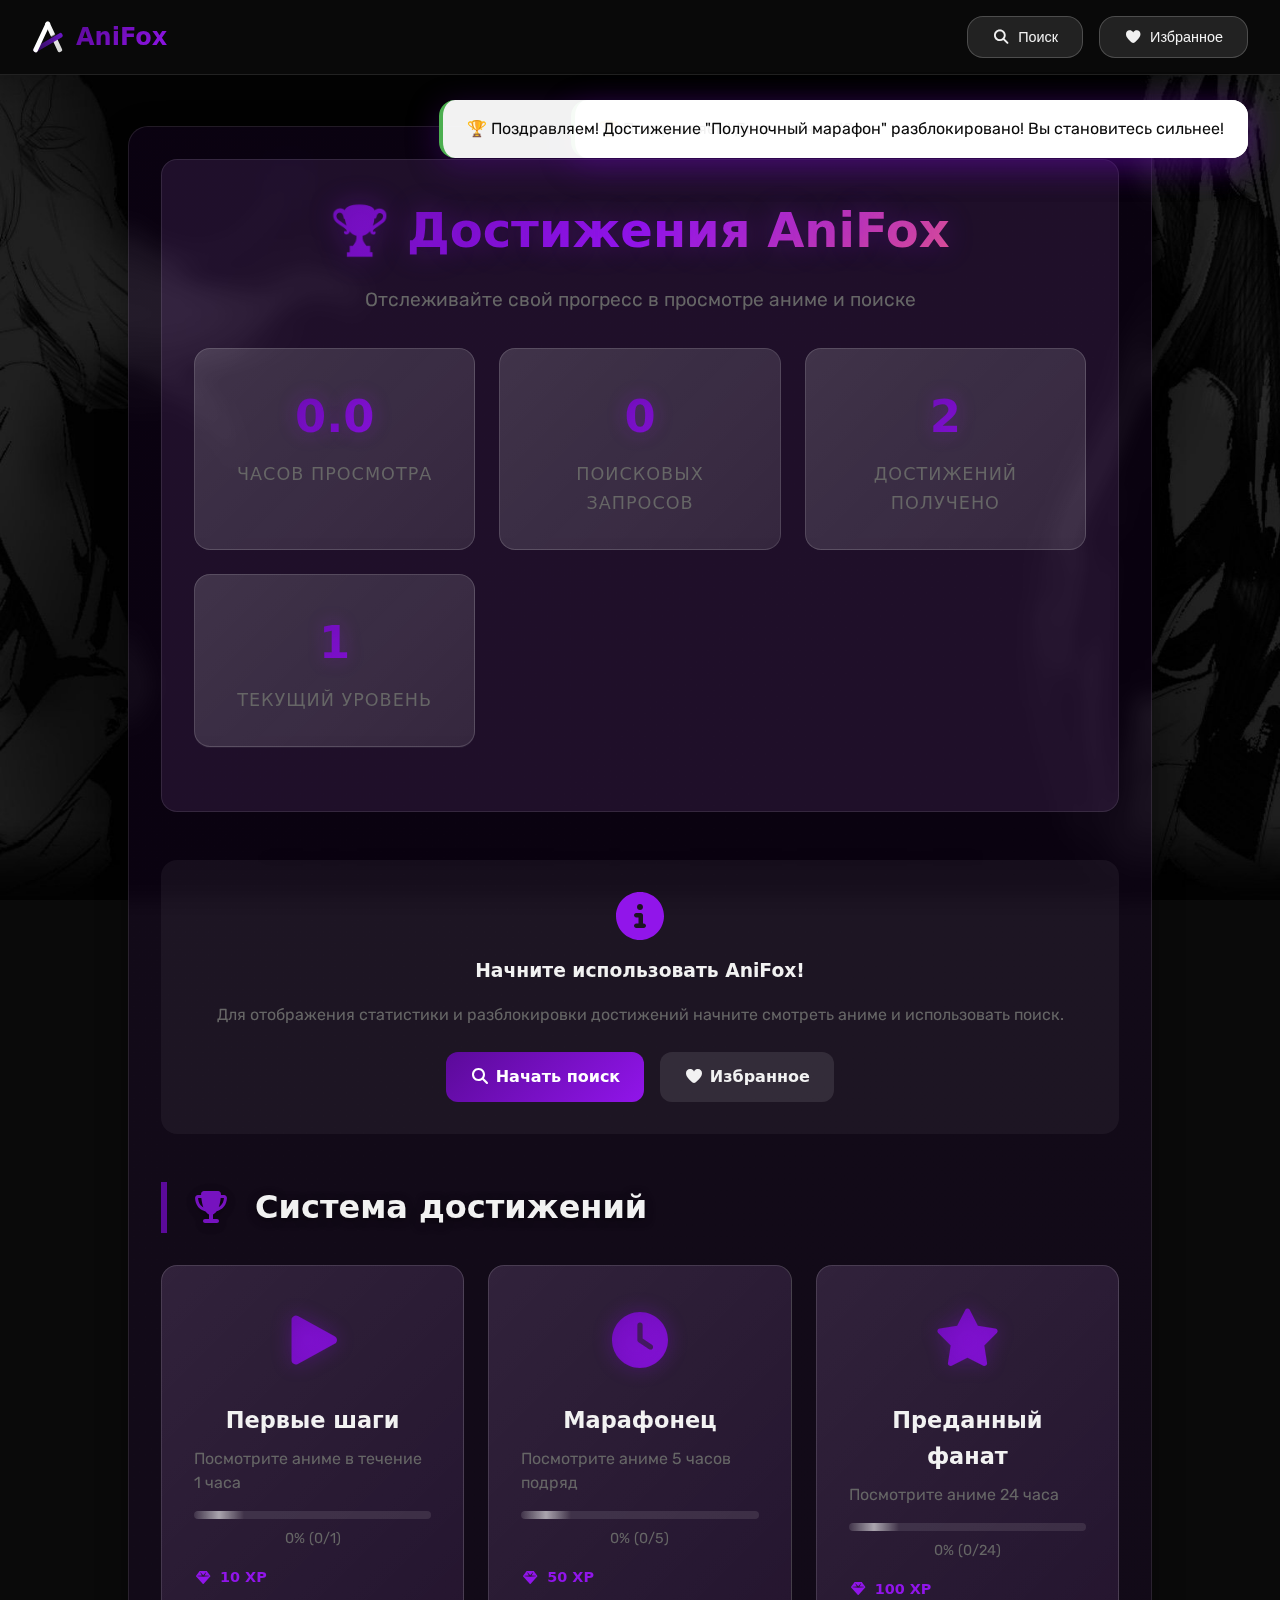
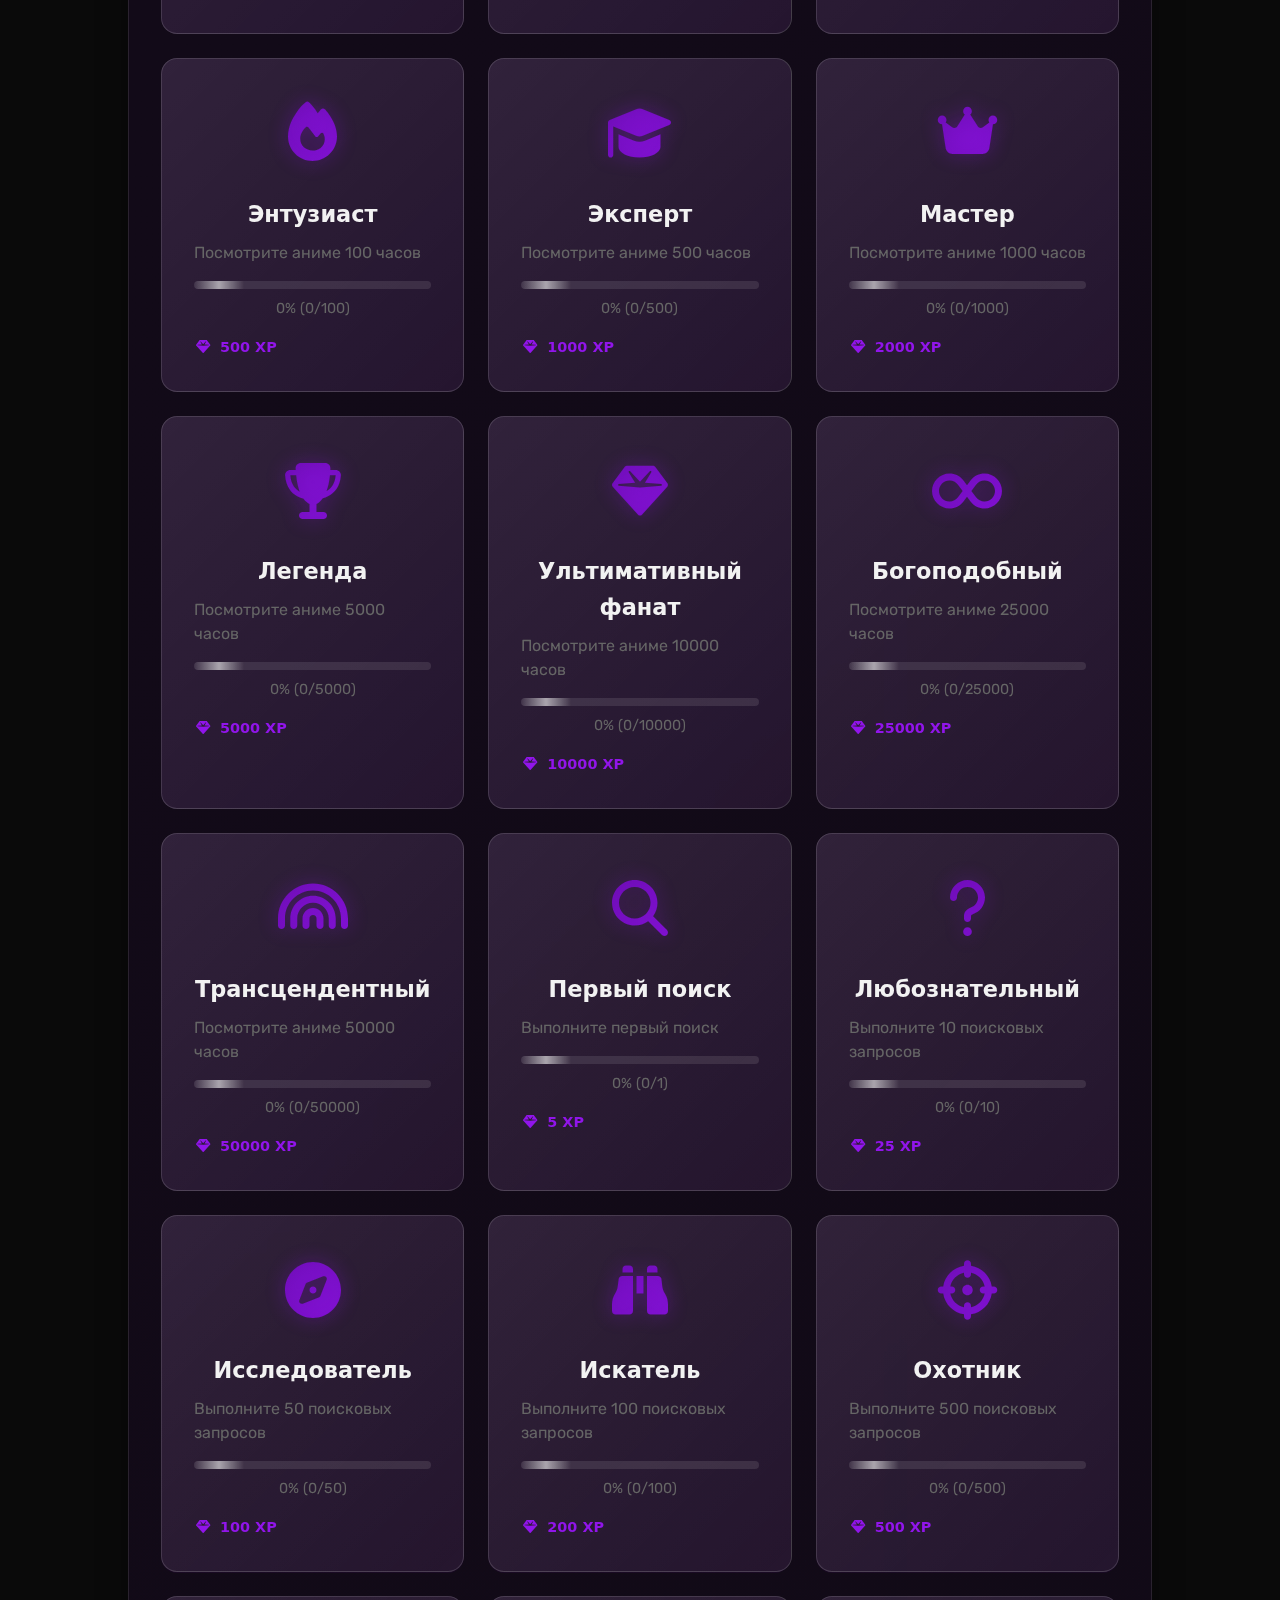
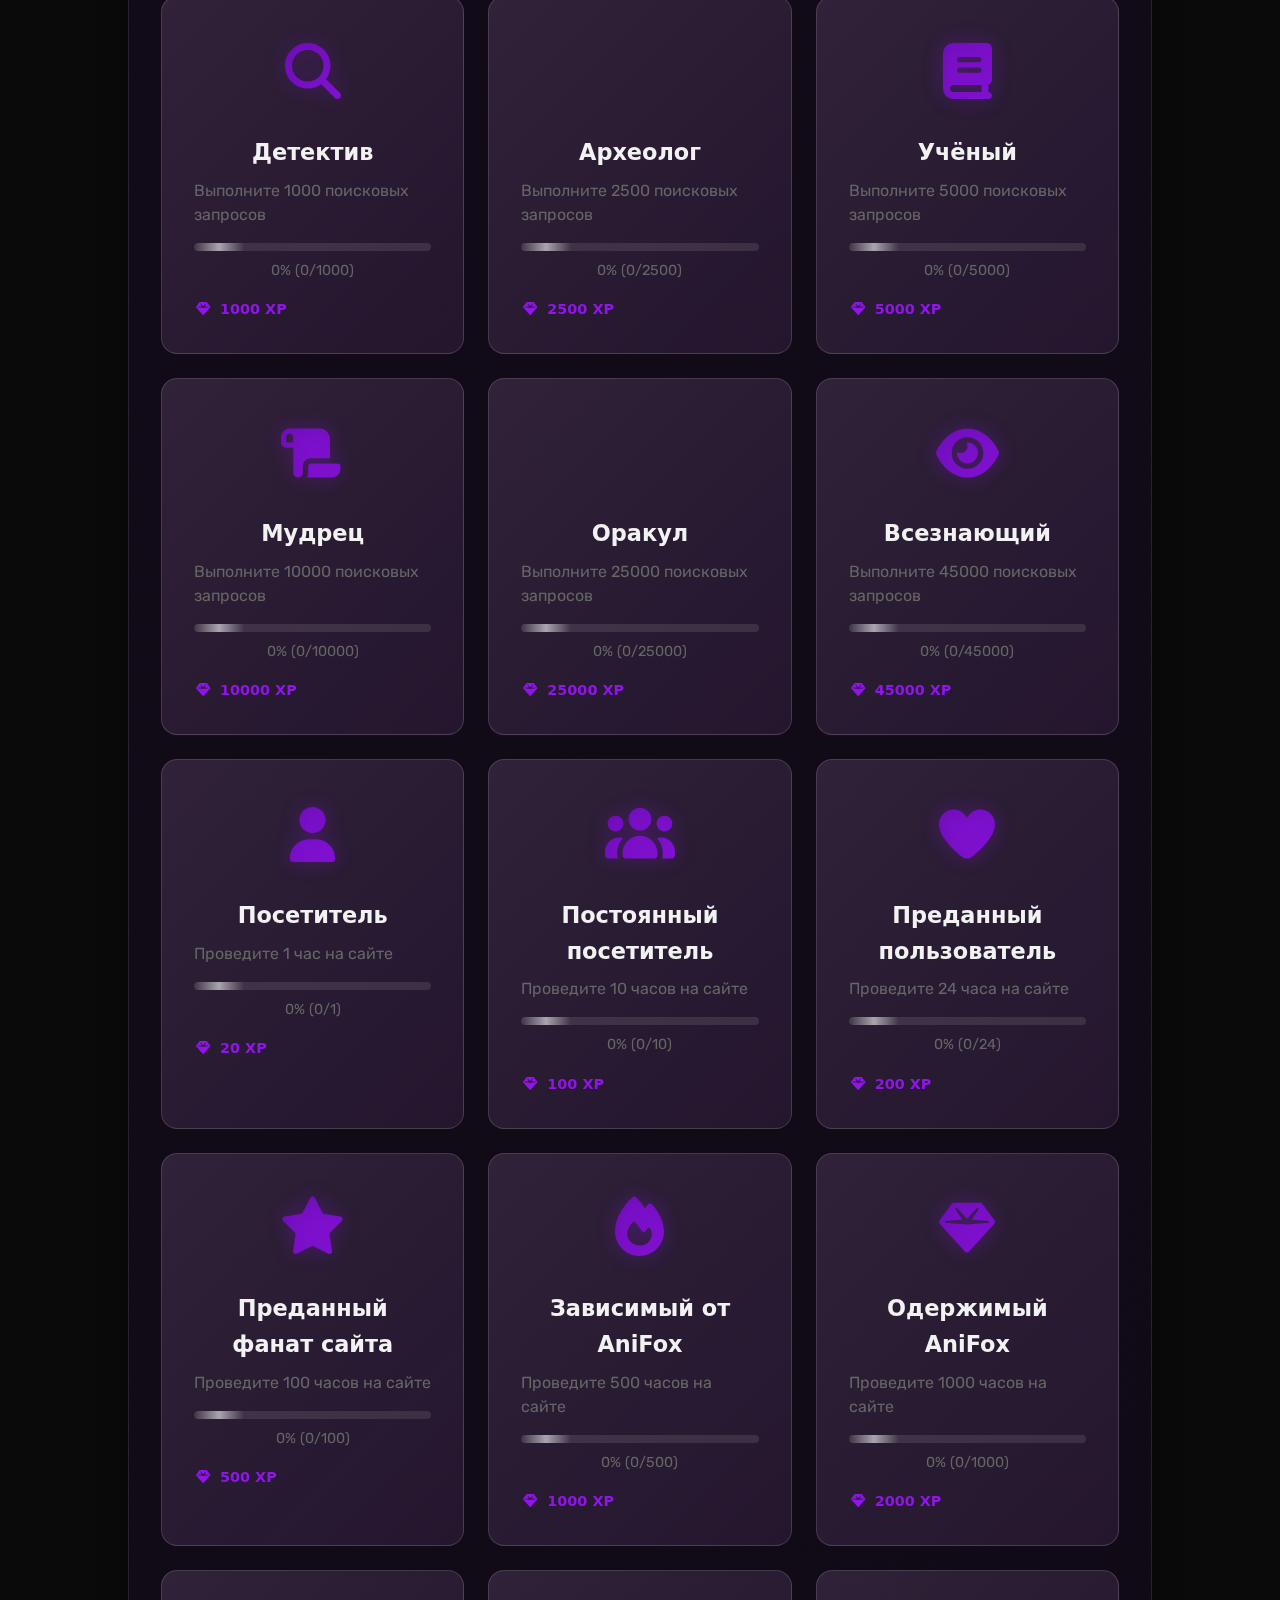
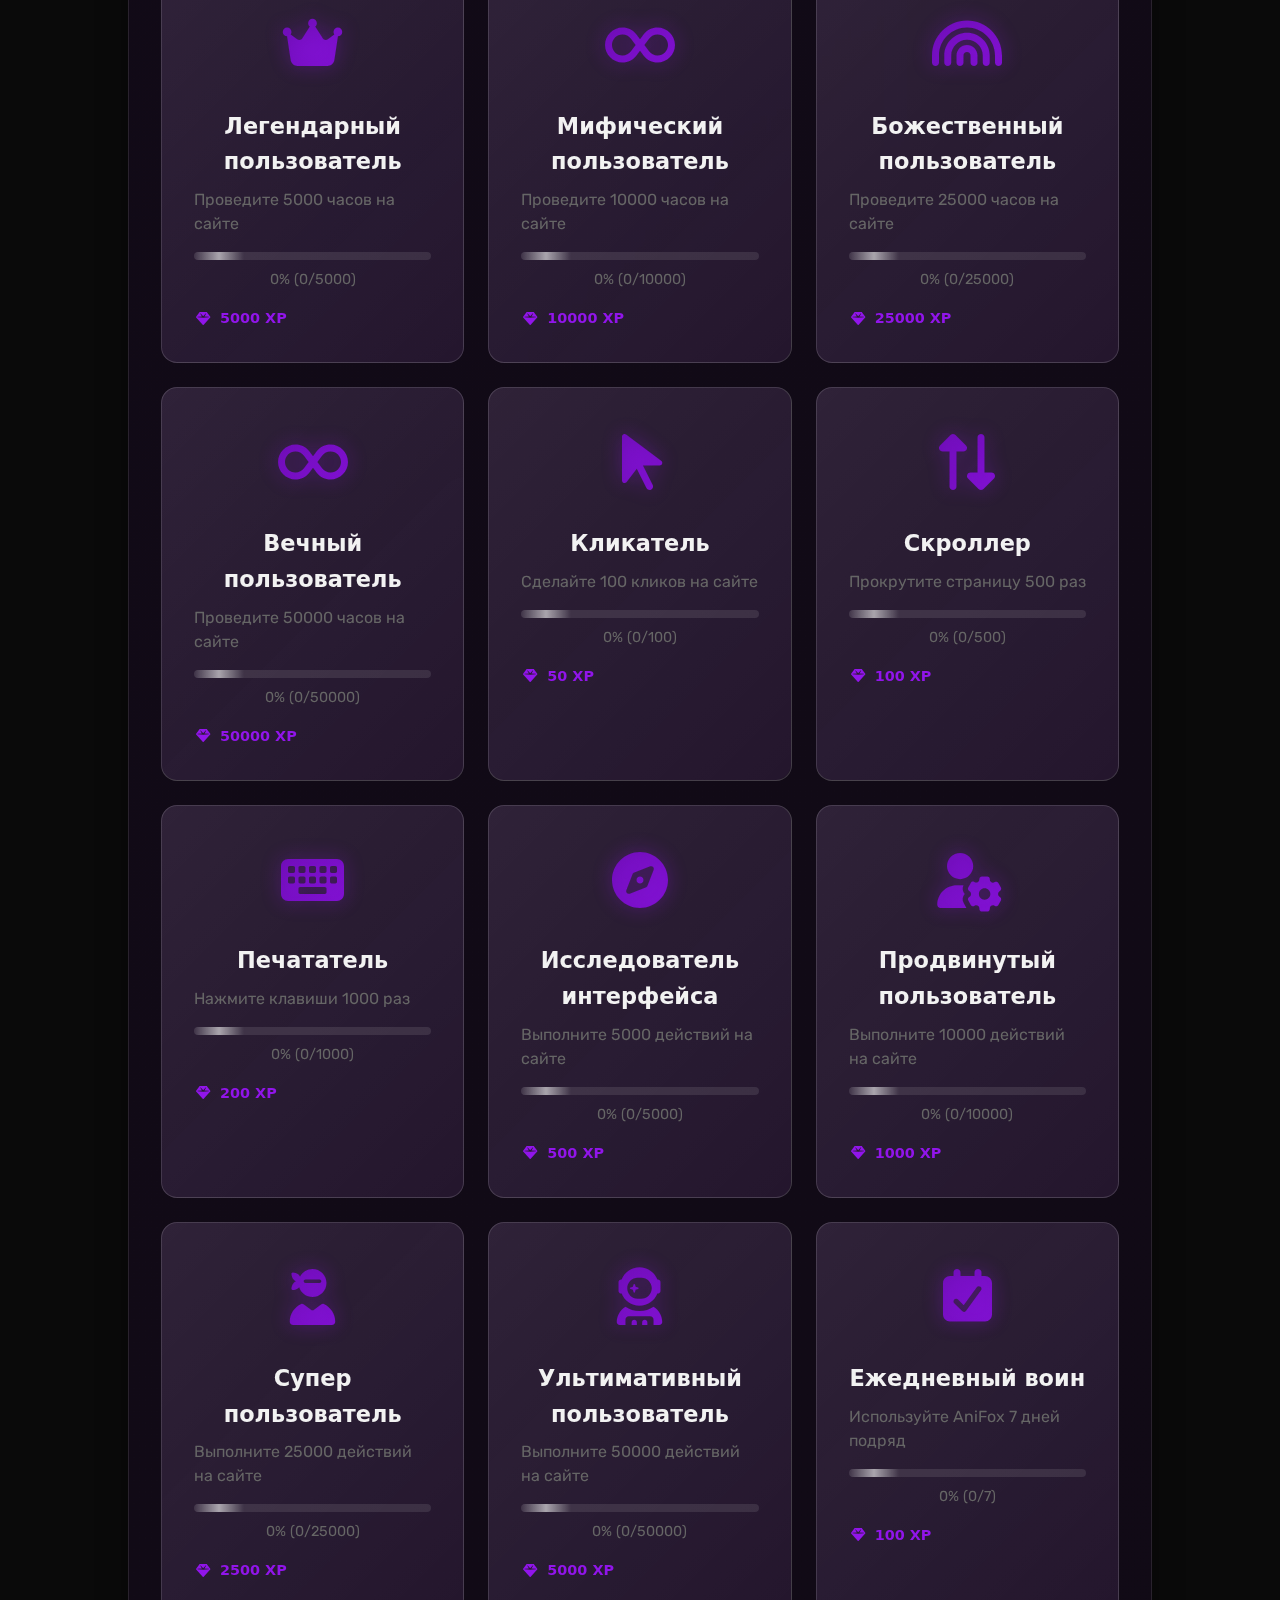
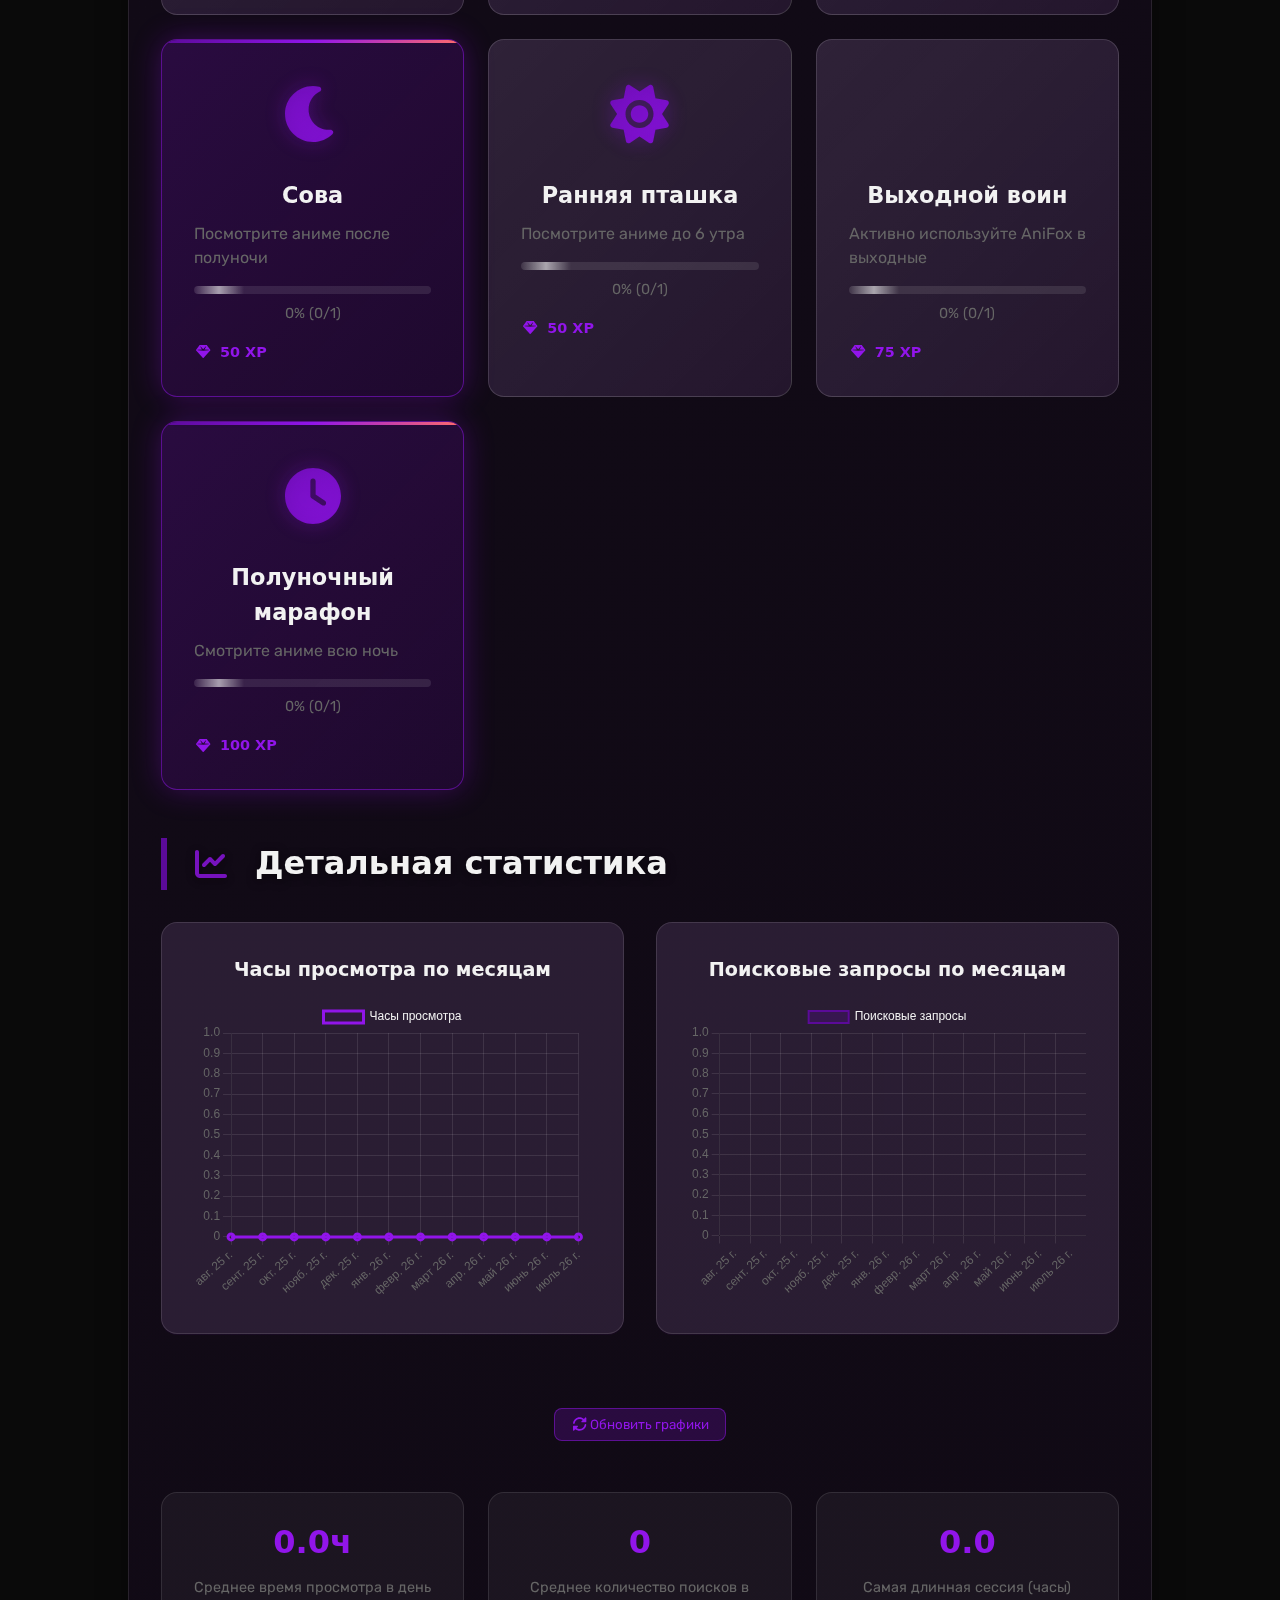
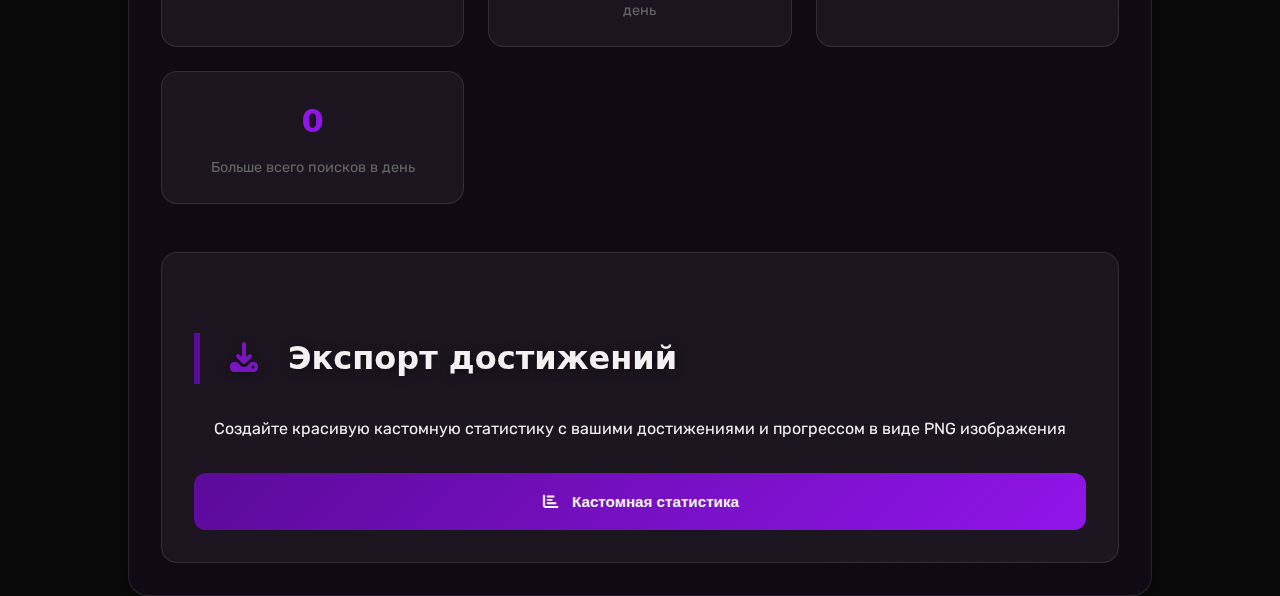
<file: achievments.html>
<!DOCTYPE html>
<html lang="ru">
<head>
    <meta charset="UTF-8">
    <meta name="viewport" content="width=device-width, initial-scale=1.0">
    <title>Достижения AniFox - Система достижений и статистики</title>
    <meta name="description" content="Отслеживайте свои достижения в просмотре аниме и поиске на AniFox. Детальная статистика, достижения до 50000 часов просмотра и 45000 поисковых запросов.">
    
    <!-- Favicon -->
    <link rel="icon" href="/favicon.ico" type="image/x-icon">
    <link rel="shortcut icon" href="/favicon.ico" type="image/x-icon">
    
    <!-- Fonts -->
    <link rel="preconnect" href="/fonts/rubik/">
    <link rel="stylesheet" href="/fonts/rubik/rubik.css">
    <link rel="stylesheet" href="/style.css">
    
    <!-- Font Awesome -->
    <link rel="stylesheet" href="/css/all.min.css">
    
    <!-- Chart.js -->
    <script src="/chart.js"></script>
    
    <!-- html2canvas for screenshots -->
    <script src="/html2canvas.min.js"></script>
    
    <!-- FileSaver.js for downloads -->
    <script src="/FileSaver.min.js"></script>
    
    <!-- API functions for IndexedDB access -->
    <script src="/api.js"></script>
    
    <style>
        :root {
            --primary: #5b0a99;
            --accent: #9115ea;
            --black: #0a0a0a;
            --white: #f2f2f2;
            --gray: #666;
            --dark-gray: #333;
            --radius: 16px;
            --transition: 0.3s;
            --gradient: linear-gradient(135deg, var(--primary) 0%, var(--accent) 100%);
            --shadow: 0 8px 32px rgba(91, 10, 153, 0.4);
        }

        * {
            box-sizing: border-box;
            margin: 0;
            padding: 0;
        }

        body {
            font-family: 'Rubik', system-ui, -apple-system, sans-serif;
            background: var(--black) url('/resources/bg.jpg') center/cover fixed;
            color: var(--white);
            line-height: 1.6;
            min-height: 100vh;
        }

        /* Header */
        .header {
            background: rgba(38, 3, 66, 0.95);
            backdrop-filter: blur(40px);
            border-bottom: 1px solid rgba(145, 21, 234, 0.3);
            padding: 1rem 2rem;
            position: sticky;
            top: 0;
            z-index: 100;
        }

        .header-content {
            display: flex;
            justify-content: space-between;
            align-items: center;
            max-width: 1400px;
            margin: 0 auto;
        }

        .logo {
            display: flex;
            align-items: center;
            gap: 0.75rem;
            text-decoration: none;
            color: var(--white);
            font-weight: 700;
            font-size: 1.5rem;
        }

        .logo-text {
            background: var(--gradient);
            -webkit-background-clip: text;
            -webkit-text-fill-color: transparent;
            background-clip: text;
        }

        .nav-buttons {
            display: flex;
            gap: 1rem;
        }

        .nav-btn {
            display: flex;
            align-items: center;
            gap: 0.5rem;
            padding: 0.75rem 1.5rem;
            background: rgba(255, 255, 255, 0.1);
            border: 1px solid rgba(255, 255, 255, 0.2);
            border-radius: var(--radius);
            color: var(--white);
            text-decoration: none;
            transition: var(--transition);
            font-weight: 500;
        }

        .nav-btn:hover {
            background: var(--gradient);
            transform: translateY(-2px);
            box-shadow: var(--shadow);
        }

        /* Main Container - в стиле главной страницы */
        .container {
            width: 80%;
            margin: 0 auto;
            padding: 2rem;
            background: linear-gradient(135deg, rgba(91, 10, 153, 0.1) 0%, rgba(145, 21, 234, 0.05) 100%);
            border-radius: 20px;
            border: 1px solid rgba(255, 255, 255, 0.1);
            backdrop-filter: blur(10px);
            box-shadow: 0 8px 32px rgba(0, 0, 0, 0.3);
        }

        /* Page Header */
        .page-header {
            text-align: center;
            margin-bottom: 3rem;
            padding: 2rem;
            background: rgba(255, 255, 255, 0.05);
            border-radius: var(--radius);
            backdrop-filter: blur(20px);
            border: 1px solid rgba(255, 255, 255, 0.1);
        }

        .page-title {
            font-size: 3rem;
            font-weight: 800;
            margin-bottom: 1rem;
            background: linear-gradient(135deg, #5b0a99 0%, #9115ea 50%, #ff6b6b 100%);
            -webkit-background-clip: text;
            -webkit-text-fill-color: transparent;
            background-clip: text;
            text-shadow: 0 0 30px rgba(145, 21, 234, 0.3);
        }

        .page-subtitle {
            font-size: 1.2rem;
            color: var(--gray);
            margin-bottom: 2rem;
        }

        .stats-overview {
            display: grid;
            grid-template-columns: repeat(auto-fit, minmax(250px, 1fr));
            gap: 1.5rem;
            margin-bottom: 2rem;
        }

        .stat-card {
            background: linear-gradient(135deg, rgba(255, 255, 255, 0.1) 0%, rgba(255, 255, 255, 0.05) 100%);
            border: 1px solid rgba(255, 255, 255, 0.15);
            border-radius: 16px;
            padding: 2rem;
            text-align: center;
            backdrop-filter: blur(15px);
            transition: all 0.3s ease;
            position: relative;
            overflow: hidden;
        }

        .stat-card::before {
            content: '';
            position: absolute;
            top: 0;
            left: 0;
            right: 0;
            height: 2px;
            background: linear-gradient(90deg, #5b0a99, #9115ea, #ff6b6b);
            opacity: 0;
            transition: opacity 0.3s ease;
        }

        .stat-card:hover {
            transform: translateY(-8px);
            box-shadow: 0 20px 40px rgba(0, 0, 0, 0.3);
            border-color: rgba(145, 21, 234, 0.3);
        }

        .stat-card:hover::before {
            opacity: 1;
        }

        .stat-value {
            font-size: 2.8rem;
            font-weight: 800;
            background: linear-gradient(135deg, #5b0a99 0%, #9115ea 100%);
            -webkit-background-clip: text;
            -webkit-text-fill-color: transparent;
            background-clip: text;
            margin-bottom: 0.5rem;
            text-shadow: 0 0 20px rgba(145, 21, 234, 0.3);
        }

        .stat-label {
            font-size: 1.1rem;
            color: var(--gray);
            font-weight: 500;
            text-transform: uppercase;
            letter-spacing: 1px;
        }

        /* Achievement System */
        .achievements-section {
            margin-bottom: 3rem;
        }

        .section-title {
            font-size: 2rem;
            font-weight: 700;
            margin-bottom: 2rem;
            color: var(--white);
            display: flex;
            align-items: center;
            gap: 1rem;
        }

        .section-title i {
            color: var(--accent);
        }

        .achievements-grid {
            display: grid;
            grid-template-columns: repeat(auto-fill, minmax(300px, 1fr));
            gap: 1.5rem;
        }

        .achievement-card {
            background: linear-gradient(135deg, rgba(255, 255, 255, 0.1) 0%, rgba(255, 255, 255, 0.05) 100%);
            border: 1px solid rgba(255, 255, 255, 0.15);
            border-radius: 16px;
            padding: 2rem;
            backdrop-filter: blur(15px);
            transition: all 0.3s ease;
            position: relative;
            overflow: hidden;
        }

        .achievement-card::before {
            content: '';
            position: absolute;
            top: 0;
            left: 0;
            right: 0;
            height: 3px;
            background: linear-gradient(90deg, #5b0a99, #9115ea, #ff6b6b);
            opacity: 0;
            transition: opacity 0.3s ease;
        }

        .achievement-card.unlocked {
            border-color: rgba(145, 21, 234, 0.5);
            box-shadow: 0 0 30px rgba(145, 21, 234, 0.3);
            background: linear-gradient(135deg, rgba(145, 21, 234, 0.15) 0%, rgba(91, 10, 153, 0.1) 100%);
        }

        .achievement-card.unlocked::before {
            opacity: 1;
        }

        .achievement-card:hover {
            transform: translateY(-8px);
            box-shadow: 0 20px 40px rgba(0, 0, 0, 0.3);
            border-color: rgba(145, 21, 234, 0.3);
        }

        .achievement-card:hover::before {
            opacity: 1;
        }

        .achievement-icon {
            font-size: 3.5rem;
            background: linear-gradient(135deg, #5b0a99 0%, #9115ea 100%);
            -webkit-background-clip: text;
            -webkit-text-fill-color: transparent;
            background-clip: text;
            margin-bottom: 1rem;
            text-align: center;
            text-shadow: 0 0 20px rgba(145, 21, 234, 0.3);
        }

        .achievement-title {
            font-size: 1.4rem;
            font-weight: 700;
            margin-bottom: 0.5rem;
            color: var(--white);
            text-align: center;
        }

        .achievement-description {
            color: var(--gray);
            margin-bottom: 1rem;
            line-height: 1.5;
        }

        .achievement-progress {
            margin-bottom: 1rem;
        }

        .progress-bar {
            width: 100%;
            height: 8px;
            background: rgba(255, 255, 255, 0.1);
            border-radius: 4px;
            overflow: hidden;
            margin-bottom: 0.5rem;
        }

        .progress-fill {
            height: 100%;
            background: var(--gradient);
            border-radius: 4px;
            transition: width 0.5s ease;
        }

        .progress-text {
            font-size: 0.9rem;
            color: var(--gray);
            text-align: center;
        }

        .achievement-reward {
            display: flex;
            align-items: center;
            gap: 0.5rem;
            color: var(--accent);
            font-weight: 600;
            font-size: 0.9rem;
        }

        /* Statistics Section */
        .statistics-section {
            margin-bottom: 3rem;
        }

        .charts-container {
            display: grid;
            grid-template-columns: 1fr 1fr;
            gap: 2rem;
            margin-bottom: 2rem;
        }

        .chart-card {
            background: rgba(255, 255, 255, 0.08);
            border: 1px solid rgba(255, 255, 255, 0.12);
            border-radius: var(--radius);
            padding: 2rem;
            backdrop-filter: blur(15px);
        }

        .chart-title {
            font-size: 1.2rem;
            font-weight: 600;
            margin-bottom: 1rem;
            color: var(--white);
            text-align: center;
        }

        .chart-container {
            position: relative;
            height: 300px;
        }

        /* Detailed Stats */
        .detailed-stats {
            display: grid;
            grid-template-columns: repeat(auto-fit, minmax(250px, 1fr));
            gap: 1.5rem;
        }

        .stat-item {
            background: rgba(255, 255, 255, 0.05);
            border: 1px solid rgba(255, 255, 255, 0.1);
            border-radius: var(--radius);
            padding: 1.5rem;
            text-align: center;
        }

        .stat-item-value {
            font-size: 2rem;
            font-weight: 700;
            color: var(--accent);
            margin-bottom: 0.5rem;
        }

        .stat-item-label {
            color: var(--gray);
            font-size: 0.9rem;
        }

        /* Export Section */
        .export-section {
            background: rgba(255, 255, 255, 0.05);
            border: 1px solid rgba(255, 255, 255, 0.1);
            border-radius: var(--radius);
            padding: 2rem;
            text-align: center;
        }

        .export-buttons {
            display: grid;
            grid-template-columns: repeat(auto-fit, minmax(200px, 1fr));
            gap: 1rem;
            margin-top: 2rem;
        }

        .export-btn {
            display: flex;
            align-items: center;
            justify-content: center;
            gap: 0.75rem;
            padding: 1.25rem 1.5rem;
            background: linear-gradient(135deg, #5b0a99 0%, #9115ea 100%);
            border: none;
            border-radius: 12px;
            color: var(--white);
            font-weight: 600;
            font-size: 0.95rem;
            cursor: pointer;
            transition: all 0.3s ease;
            position: relative;
            overflow: hidden;
            backdrop-filter: blur(10px);
            text-decoration: none;
        }

        .export-btn::before {
            content: '';
            position: absolute;
            top: 0;
            left: -100%;
            width: 100%;
            height: 100%;
            background: linear-gradient(90deg, transparent, rgba(255, 255, 255, 0.2), transparent);
            transition: left 0.5s ease;
        }

        .export-btn:hover {
            transform: translateY(-3px);
            box-shadow: 0 10px 25px rgba(145, 21, 234, 0.4);
        }

        .export-btn:hover::before {
            left: 100%;
        }

        .export-btn.secondary {
            background: linear-gradient(135deg, rgba(255, 255, 255, 0.1) 0%, rgba(255, 255, 255, 0.05) 100%);
            border: 1px solid rgba(255, 255, 255, 0.2);
            color: var(--white);
        }

        .export-btn.secondary:hover {
            background: linear-gradient(135deg, rgba(255, 255, 255, 0.2) 0%, rgba(255, 255, 255, 0.1) 100%);
            border-color: rgba(145, 21, 234, 0.3);
        }

        /* Responsive - улучшенная адаптивность */
        @media (max-width: 1200px) {
            .container {
                padding: 1.5rem;
            }
            
            .stats-overview {
                grid-template-columns: repeat(auto-fit, minmax(200px, 1fr));
            }
            
            .achievements-grid {
                grid-template-columns: repeat(auto-fit, minmax(280px, 1fr));
            }
        }

        @media (max-width: 768px) {
            .container {
                width: 99%;
                padding: 1rem;
                margin: 0.5rem;
                border-radius: 16px;
            }

            .page-header {
                padding: 1.5rem;
                margin-bottom: 2rem;
            }

            .page-title {
                font-size: 2.2rem;
                line-height: 1.2;
            }

            .page-subtitle {
                font-size: 1rem;
            }

            .stats-overview {
                grid-template-columns: repeat(auto-fit, minmax(150px, 1fr));
                gap: 1rem;
            }

            .stat-card {
                padding: 1.5rem;
            }

            .stat-value {
                font-size: 2.2rem;
            }

            .charts-container {
                grid-template-columns: 1fr;
                gap: 1.5rem;
            }

            .achievements-grid {
                grid-template-columns: 1fr;
                gap: 1rem;
            }

            .achievement-card {
                padding: 1.5rem;
            }

            .export-buttons {
                grid-template-columns: 1fr;
                gap: 0.75rem;
            }

            .export-btn {
                padding: 1rem 1.5rem;
                font-size: 0.9rem;
            }
        }

        @media (max-width: 480px) {
            .container {
                padding: 0.75rem;
                margin: 0.25rem;
            }

            .page-header {
                padding: 1rem;
            }

            .page-title {
                font-size: 1.8rem;
            }

            .stats-overview {
                grid-template-columns: 1fr;
            }

            .stat-card {
                padding: 1.25rem;
            }

            .stat-value {
                font-size: 2rem;
            }

            .achievement-card {
                padding: 1.25rem;
            }

            .achievement-icon {
                font-size: 2.5rem;
            }

            .achievement-title {
                font-size: 1.2rem;
            }

            .export-btn {
                padding: 0.875rem 1.25rem;
                font-size: 0.85rem;
            }
        }

        /* Animations - улучшенные анимации */
        @keyframes fadeInUp {
            from {
                opacity: 0;
                transform: translateY(30px);
            }
            to {
                opacity: 1;
                transform: translateY(0);
            }
        }

        @keyframes slideInLeft {
            from {
                opacity: 0;
                transform: translateX(-30px);
            }
            to {
                opacity: 1;
                transform: translateX(0);
            }
        }

        @keyframes slideInRight {
            from {
                opacity: 0;
                transform: translateX(30px);
            }
            to {
                opacity: 1;
                transform: translateX(0);
            }
        }

        @keyframes scaleIn {
            from {
                opacity: 0;
                transform: scale(0.9);
            }
            to {
                opacity: 1;
                transform: scale(1);
            }
        }

        @keyframes glow {
            0%, 100% {
                box-shadow: 0 0 20px rgba(145, 21, 234, 0.3);
            }
            50% {
                box-shadow: 0 0 30px rgba(145, 21, 234, 0.6);
            }
        }

        .fade-in-up {
            animation: fadeInUp 0.6s ease-out;
        }

        .slide-in-left {
            animation: slideInLeft 0.6s ease-out;
        }

        .slide-in-right {
            animation: slideInRight 0.6s ease-out;
        }

        .scale-in {
            animation: scaleIn 0.5s ease-out;
        }

        .glow {
            animation: glow 2s ease-in-out infinite;
        }

        /* Hover effects */
        .stat-card:hover .stat-value {
            transform: scale(1.1);
            transition: transform 0.3s ease;
        }

        .achievement-card:hover .achievement-icon {
            transform: scale(1.1) rotate(5deg);
            transition: transform 0.3s ease;
        }

        @keyframes pulse {
            0%, 100% {
                transform: scale(1);
            }
            50% {
                transform: scale(1.05);
            }
        }

        .pulse {
            /* Анимация отключена - класс оставлен для совместимости */
            transform: none;
        }

        /* Loading States */
        .loading {
            display: inline-block;
            width: 40px;
            height: 40px;
            border: 4px solid rgba(255, 255, 255, 0.3);
            border-radius: 50%;
            border-top-color: var(--accent);
            /* Анимация отключена */
        }

        @keyframes spin {
            to {
                transform: rotate(360deg);
            }
        }

        /* Notification */
        .notification {
            position: fixed;
            top: 100px;
            right: 2rem;
            background: rgba(255, 255, 255, 0.95);
            color: var(--black);
            padding: 1rem 1.5rem;
            border-radius: var(--radius);
            box-shadow: var(--shadow);
            z-index: 10000;
            animation: slideInRight 0.3s ease-out;
        }

        @keyframes slideInRight {
            from {
                transform: translateX(100%);
                opacity: 0;
            }
            to {
                transform: translateX(0);
                opacity: 1;
            }
        }

        .notification.success {
            border-left: 4px solid #4caf50;
        }

        .notification.error {
            border-left: 4px solid #f44336;
        }
    </style>
</head>
<body>
    <!-- Логотип и навигация -->
    <header class="top">
        <a class="logo-link" href="/" aria-label="AniFox — главная">
            <!-- Оптимизированный SVG логотип -->
            <svg xmlns="http://www.w3.org/2000/svg" width="32" height="32" viewBox="0 0 265 275" fill="none"
                aria-hidden="true">
                <rect width="40.48" height="283.04" rx="15" transform="matrix(.9066 -.422 .42324 .90602 103.258 17.083)"
                    fill="url(#paint0_linear)" />
                <foreignObject x="-94.47" y="2.529" width="453.94" height="366.95">
                    <div xmlns="http://www.w3.org/1999/xhtml"
                        style="backdrop-filter:blur(50px);clip-path:url(#bgblur_clip);height:100%;width:100%"></div>
                </foreignObject>
                <rect width="40.44" height="283.32" rx="15" transform="matrix(-.5065 -.86224 -.86303 .50515 265 131.88)"
                    fill="url(#paint1_linear)" />
                <rect width="40.48" height="283.04" rx="15" transform="matrix(-.9066 -.422 -.42324 .90602 156.62 17.54)"
                    fill="url(#paint2_linear)" />
                <defs>
                    <clipPath id="bgblur_clip" transform="translate(94.47 -2.529)">
                        <rect width="40.44" height="283.32" rx="15"
                            transform="matrix(-.5065 -.86224 -.86303 .50515 265 131.88)" />
                    </clipPath>
                    <linearGradient id="paint0_linear" x1="20.24" y1="0" x2="27.54" y2="495.89">
                        <stop stop-color="#fff" />
                        <stop offset="1" stop-color="#fff" stop-opacity=".7" />
                    </linearGradient>
                    <linearGradient id="paint1_linear" x1="25.124" y1="411.96" x2="33.264" y2="-4.776">
                        <stop stop-color="#22083f" stop-opacity=".7" />
                        <stop offset="1" stop-color="#6c16c9" />
                    </linearGradient>
                    <linearGradient id="paint2_linear" x1="20.24" y1="0" x2="20.24" y2="283.04">
                        <stop stop-color="#fff" />
                        <stop offset="1" stop-color="#fff" />
                    </linearGradient>
                </defs>
            </svg>
            <span class="logo-text">AniFox</span>
        </a>
        
        <!-- Навигация -->
        <nav class="header-nav">
            <a href="/?page=favorites" class="nav-btn">
                <i class="fas fa-heart"></i>
                Избранное
            </a>
        </nav>
    </header>
    <br><br>
    <!-- Main Container -->
    <div class="container">
        <!-- Page Header -->
        <div class="page-header fade-in-up">
            <h1 class="page-title">🏆 Достижения AniFox</h1>
            <p class="page-subtitle">Отслеживайте свой прогресс в просмотре аниме и поиске</p>
            
            <!-- Stats Overview -->
            <div class="stats-overview">
                <div class="stat-card">
                    <div class="stat-value" id="totalWatchHours">0</div>
                    <div class="stat-label">Часов просмотра</div>
                </div>
                <div class="stat-card">
                    <div class="stat-value" id="totalSearches">0</div>
                    <div class="stat-label">Поисковых запросов</div>
                </div>
                <div class="stat-card">
                    <div class="stat-value" id="achievementsUnlocked">0</div>
                    <div class="stat-label">Достижений получено</div>
                </div>
                <div class="stat-card">
                    <div class="stat-value" id="currentLevel">1</div>
                    <div class="stat-label">Текущий уровень</div>
                </div>
            </div>
        </div>

        <!-- Achievements Section -->
        <section class="achievements-section fade-in-up">
            <h2 class="section-title">
                <i class="fas fa-trophy"></i>
                Система достижений
            </h2>
            <div class="achievements-grid" id="achievementsGrid">
                <!-- Achievements will be populated by JavaScript -->
            </div>
        </section>

        <!-- Statistics Section -->
        <section class="statistics-section fade-in-up">
            <h2 class="section-title">
                <i class="fas fa-chart-line"></i>
                Детальная статистика
            </h2>
            
            <div class="charts-container">
                <div class="chart-card">
                    <h3 class="chart-title">Часы просмотра по месяцам</h3>
                    <div class="chart-container">
                        <canvas id="watchHoursChart"></canvas>
                    </div>
                </div>
                <div class="chart-card">
                    <h3 class="chart-title">Поисковые запросы по месяцам</h3>
                    <div class="chart-container">
                        <canvas id="searchesChart"></canvas>
                    </div>
                </div>
            </div>
            <br>
            <div style="text-align: center; margin-top: 1rem; display: flex; gap: 1rem; justify-content: center; flex-wrap: wrap;">
                <button onclick="refreshCharts()" style="
                    background: rgba(145, 21, 234, 0.2);
                    border: 1px solid rgba(145, 21, 234, 0.5);
                    color: #9115ea;
                    padding: 0.5rem 1rem;
                    border-radius: 8px;
                    cursor: pointer;
                    font-family: 'Rubik', sans-serif;
                ">
                    <i class="fas fa-sync-alt"></i> Обновить графики
                </button>
            </div>
            <br><br>
            <div class="detailed-stats">
                <div class="stat-item">
                    <div class="stat-item-value" id="avgWatchTime">0</div>
                    <div class="stat-item-label">Среднее время просмотра в день</div>
                </div>
                <div class="stat-item">
                    <div class="stat-item-value" id="avgSearches">0</div>
                    <div class="stat-item-label">Среднее количество поисков в день</div>
                </div>
                <div class="stat-item">
                    <div class="stat-item-value" id="longestSession">0</div>
                    <div class="stat-item-label">Самая длинная сессия (часы)</div>
                </div>
                <div class="stat-item">
                    <div class="stat-item-value" id="mostSearchedDay">0</div>
                    <div class="stat-item-label">Больше всего поисков в день</div>
                </div>
            </div>
        </section>

        <!-- Export Section -->
        <section class="export-section fade-in-up">
            <h2 class="section-title">
                <i class="fas fa-download"></i>
                Экспорт достижений
            </h2>
            <p>Создайте красивую кастомную статистику с вашими достижениями и прогрессом в виде PNG изображения</p>
            
            <div class="export-buttons">
                <button class="export-btn" onclick="exportCustomStatsCanvas()">
                    <i class="fas fa-chart-bar"></i>
                    Кастомная статистика
                </button>
            </div>
        </section>
    </div>

    <!-- Notification Container -->
    <div id="notificationContainer"></div>

    <script>
        // Achievement System
        class AchievementSystem {
            constructor() {
                this.stats = this.loadStats();
                this.achievements = this.defineAchievements();
                this.init();
            }

            loadStats() {
                const defaultStats = {
                    totalWatchHours: 0,
                    totalSearches: 0,
                    watchSessions: [],
                    searchHistory: [],
                    achievements: [],
                    level: 1,
                    experience: 0,
                    joinDate: new Date().toISOString(),
                    dailyStats: {},
                    activityStats: {
                        clicks: 0,
                        scrolls: 0,
                        keypresses: 0,
                        mousemoves: 0,
                        totalActivity: 0
                    }
                };

                const saved = localStorage.getItem('anifox_achievements');
                if (saved) {
                    const parsed = JSON.parse(saved);
                    // Ensure all required fields exist
                    return { ...defaultStats, ...parsed };
                }
                return defaultStats;
            }

            saveStats() {
                localStorage.setItem('anifox_achievements', JSON.stringify(this.stats));
            }

            defineAchievements() {
                return [
                    // Watch Time Achievements
                    {
                        id: 'first_hour',
                        title: 'Первые шаги',
                        description: 'Посмотрите аниме в течение 1 часа',
                        icon: 'fas fa-play',
                        type: 'watch_time',
                        target: 1,
                        reward: '10 XP',
                        unlocked: false
                    },
                    {
                        id: 'marathon_5h',
                        title: 'Марафонец',
                        description: 'Посмотрите аниме 5 часов подряд',
                        icon: 'fas fa-clock',
                        type: 'watch_time',
                        target: 5,
                        reward: '50 XP',
                        unlocked: false
                    },
                    {
                        id: 'dedicated_24h',
                        title: 'Преданный фанат',
                        description: 'Посмотрите аниме 24 часа',
                        icon: 'fas fa-star',
                        type: 'watch_time',
                        target: 24,
                        reward: '100 XP',
                        unlocked: false
                    },
                    {
                        id: 'enthusiast_100h',
                        title: 'Энтузиаст',
                        description: 'Посмотрите аниме 100 часов',
                        icon: 'fas fa-fire',
                        type: 'watch_time',
                        target: 100,
                        reward: '500 XP',
                        unlocked: false
                    },
                    {
                        id: 'expert_500h',
                        title: 'Эксперт',
                        description: 'Посмотрите аниме 500 часов',
                        icon: 'fas fa-graduation-cap',
                        type: 'watch_time',
                        target: 500,
                        reward: '1000 XP',
                        unlocked: false
                    },
                    {
                        id: 'master_1000h',
                        title: 'Мастер',
                        description: 'Посмотрите аниме 1000 часов',
                        icon: 'fas fa-crown',
                        type: 'watch_time',
                        target: 1000,
                        reward: '2000 XP',
                        unlocked: false
                    },
                    {
                        id: 'legend_5000h',
                        title: 'Легенда',
                        description: 'Посмотрите аниме 5000 часов',
                        icon: 'fas fa-trophy',
                        type: 'watch_time',
                        target: 5000,
                        reward: '5000 XP',
                        unlocked: false
                    },
                    {
                        id: 'ultimate_10000h',
                        title: 'Ультимативный фанат',
                        description: 'Посмотрите аниме 10000 часов',
                        icon: 'fas fa-gem',
                        type: 'watch_time',
                        target: 10000,
                        reward: '10000 XP',
                        unlocked: false
                    },
                    {
                        id: 'godlike_25000h',
                        title: 'Богоподобный',
                        description: 'Посмотрите аниме 25000 часов',
                        icon: 'fas fa-infinity',
                        type: 'watch_time',
                        target: 25000,
                        reward: '25000 XP',
                        unlocked: false
                    },
                    {
                        id: 'transcendent_50000h',
                        title: 'Трансцендентный',
                        description: 'Посмотрите аниме 50000 часов',
                        icon: 'fas fa-rainbow',
                        type: 'watch_time',
                        target: 50000,
                        reward: '50000 XP',
                        unlocked: false
                    },
                    // Search Achievements
                    {
                        id: 'first_search',
                        title: 'Первый поиск',
                        description: 'Выполните первый поиск',
                        icon: 'fas fa-search',
                        type: 'search',
                        target: 1,
                        reward: '5 XP',
                        unlocked: false
                    },
                    {
                        id: 'curious_10',
                        title: 'Любознательный',
                        description: 'Выполните 10 поисковых запросов',
                        icon: 'fas fa-question',
                        type: 'search',
                        target: 10,
                        reward: '25 XP',
                        unlocked: false
                    },
                    {
                        id: 'explorer_50',
                        title: 'Исследователь',
                        description: 'Выполните 50 поисковых запросов',
                        icon: 'fas fa-compass',
                        type: 'search',
                        target: 50,
                        reward: '100 XP',
                        unlocked: false
                    },
                    {
                        id: 'seeker_100',
                        title: 'Искатель',
                        description: 'Выполните 100 поисковых запросов',
                        icon: 'fas fa-binoculars',
                        type: 'search',
                        target: 100,
                        reward: '200 XP',
                        unlocked: false
                    },
                    {
                        id: 'hunter_500',
                        title: 'Охотник',
                        description: 'Выполните 500 поисковых запросов',
                        icon: 'fas fa-crosshairs',
                        type: 'search',
                        target: 500,
                        reward: '500 XP',
                        unlocked: false
                    },
                    {
                        id: 'detective_1000',
                        title: 'Детектив',
                        description: 'Выполните 1000 поисковых запросов',
                        icon: 'fas fa-magnifying-glass',
                        type: 'search',
                        target: 1000,
                        reward: '1000 XP',
                        unlocked: false
                    },
                    {
                        id: 'archaeologist_2500',
                        title: 'Археолог',
                        description: 'Выполните 2500 поисковых запросов',
                        icon: 'fas fa-shovel',
                        type: 'search',
                        target: 2500,
                        reward: '2500 XP',
                        unlocked: false
                    },
                    {
                        id: 'scholar_5000',
                        title: 'Учёный',
                        description: 'Выполните 5000 поисковых запросов',
                        icon: 'fas fa-book',
                        type: 'search',
                        target: 5000,
                        reward: '5000 XP',
                        unlocked: false
                    },
                    {
                        id: 'sage_10000',
                        title: 'Мудрец',
                        description: 'Выполните 10000 поисковых запросов',
                        icon: 'fas fa-scroll',
                        type: 'search',
                        target: 10000,
                        reward: '10000 XP',
                        unlocked: false
                    },
                    {
                        id: 'oracle_25000',
                        title: 'Оракул',
                        description: 'Выполните 25000 поисковых запросов',
                        icon: 'fas fa-crystal-ball',
                        type: 'search',
                        target: 25000,
                        reward: '25000 XP',
                        unlocked: false
                    },
                    {
                        id: 'omniscient_45000',
                        title: 'Всезнающий',
                        description: 'Выполните 45000 поисковых запросов',
                        icon: 'fas fa-eye',
                        type: 'search',
                        target: 45000,
                        reward: '45000 XP',
                        unlocked: false
                    },
                    // Site Time Achievements
                    {
                        id: 'visitor_1h',
                        title: 'Посетитель',
                        description: 'Проведите 1 час на сайте',
                        icon: 'fas fa-user',
                        type: 'site_time',
                        target: 1,
                        reward: '20 XP',
                        unlocked: false
                    },
                    {
                        id: 'regular_10h',
                        title: 'Постоянный посетитель',
                        description: 'Проведите 10 часов на сайте',
                        icon: 'fas fa-users',
                        type: 'site_time',
                        target: 10,
                        reward: '100 XP',
                        unlocked: false
                    },
                    {
                        id: 'loyal_24h',
                        title: 'Преданный пользователь',
                        description: 'Проведите 24 часа на сайте',
                        icon: 'fas fa-heart',
                        type: 'site_time',
                        target: 24,
                        reward: '200 XP',
                        unlocked: false
                    },
                    {
                        id: 'devoted_100h',
                        title: 'Преданный фанат сайта',
                        description: 'Проведите 100 часов на сайте',
                        icon: 'fas fa-star',
                        type: 'site_time',
                        target: 100,
                        reward: '500 XP',
                        unlocked: false
                    },
                    {
                        id: 'addicted_500h',
                        title: 'Зависимый от AniFox',
                        description: 'Проведите 500 часов на сайте',
                        icon: 'fas fa-fire',
                        type: 'site_time',
                        target: 500,
                        reward: '1000 XP',
                        unlocked: false
                    },
                    {
                        id: 'obsessed_1000h',
                        title: 'Одержимый AniFox',
                        description: 'Проведите 1000 часов на сайте',
                        icon: 'fas fa-gem',
                        type: 'site_time',
                        target: 1000,
                        reward: '2000 XP',
                        unlocked: false
                    },
                    {
                        id: 'legendary_5000h',
                        title: 'Легендарный пользователь',
                        description: 'Проведите 5000 часов на сайте',
                        icon: 'fas fa-crown',
                        type: 'site_time',
                        target: 5000,
                        reward: '5000 XP',
                        unlocked: false
                    },
                    {
                        id: 'mythical_10000h',
                        title: 'Мифический пользователь',
                        description: 'Проведите 10000 часов на сайте',
                        icon: 'fas fa-infinity',
                        type: 'site_time',
                        target: 10000,
                        reward: '10000 XP',
                        unlocked: false
                    },
                    {
                        id: 'divine_25000h',
                        title: 'Божественный пользователь',
                        description: 'Проведите 25000 часов на сайте',
                        icon: 'fas fa-rainbow',
                        type: 'site_time',
                        target: 25000,
                        reward: '25000 XP',
                        unlocked: false
                    },
                    {
                        id: 'eternal_50000h',
                        title: 'Вечный пользователь',
                        description: 'Проведите 50000 часов на сайте',
                        icon: 'fas fa-infinity',
                        type: 'site_time',
                        target: 50000,
                        reward: '50000 XP',
                        unlocked: false
                    },
                    // Activity Achievements
                    {
                        id: 'clicker_100',
                        title: 'Кликатель',
                        description: 'Сделайте 100 кликов на сайте',
                        icon: 'fas fa-mouse-pointer',
                        type: 'activity',
                        target: 100,
                        reward: '50 XP',
                        unlocked: false
                    },
                    {
                        id: 'scroller_500',
                        title: 'Скроллер',
                        description: 'Прокрутите страницу 500 раз',
                        icon: 'fas fa-arrows-alt-v',
                        type: 'activity',
                        target: 500,
                        reward: '100 XP',
                        unlocked: false
                    },
                    {
                        id: 'typer_1000',
                        title: 'Печататель',
                        description: 'Нажмите клавиши 1000 раз',
                        icon: 'fas fa-keyboard',
                        type: 'activity',
                        target: 1000,
                        reward: '200 XP',
                        unlocked: false
                    },
                    {
                        id: 'explorer_5000',
                        title: 'Исследователь интерфейса',
                        description: 'Выполните 5000 действий на сайте',
                        icon: 'fas fa-compass',
                        type: 'activity',
                        target: 5000,
                        reward: '500 XP',
                        unlocked: false
                    },
                    {
                        id: 'power_user_10000',
                        title: 'Продвинутый пользователь',
                        description: 'Выполните 10000 действий на сайте',
                        icon: 'fas fa-user-cog',
                        type: 'activity',
                        target: 10000,
                        reward: '1000 XP',
                        unlocked: false
                    },
                    {
                        id: 'super_user_25000',
                        title: 'Супер пользователь',
                        description: 'Выполните 25000 действий на сайте',
                        icon: 'fas fa-user-ninja',
                        type: 'activity',
                        target: 25000,
                        reward: '2500 XP',
                        unlocked: false
                    },
                    {
                        id: 'ultimate_user_50000',
                        title: 'Ультимативный пользователь',
                        description: 'Выполните 50000 действий на сайте',
                        icon: 'fas fa-user-astronaut',
                        type: 'activity',
                        target: 50000,
                        reward: '5000 XP',
                        unlocked: false
                    },
                    // Special Achievements
                    {
                        id: 'daily_warrior',
                        title: 'Ежедневный воин',
                        description: 'Используйте AniFox 7 дней подряд',
                        icon: 'fas fa-calendar-check',
                        type: 'streak',
                        target: 7,
                        reward: '100 XP',
                        unlocked: false
                    },
                    {
                        id: 'night_owl',
                        title: 'Сова',
                        description: 'Посмотрите аниме после полуночи',
                        icon: 'fas fa-moon',
                        type: 'special',
                        target: 1,
                        reward: '50 XP',
                        unlocked: false
                    },
                    {
                        id: 'early_bird',
                        title: 'Ранняя пташка',
                        description: 'Посмотрите аниме до 6 утра',
                        icon: 'fas fa-sun',
                        type: 'special',
                        target: 1,
                        reward: '50 XP',
                        unlocked: false
                    },
                    {
                        id: 'weekend_warrior',
                        title: 'Выходной воин',
                        description: 'Активно используйте AniFox в выходные',
                        icon: 'fas fa-calendar-weekend',
                        type: 'special',
                        target: 1,
                        reward: '75 XP',
                        unlocked: false
                    },
                    {
                        id: 'midnight_marathon',
                        title: 'Полуночный марафон',
                        description: 'Смотрите аниме всю ночь',
                        icon: 'fas fa-clock',
                        type: 'special',
                        target: 1,
                        reward: '100 XP',
                        unlocked: false
                    }
                ];
            }

            init() {
                this.updateAchievements();
                this.renderAchievements();
                this.updateStats();
                this.renderCharts();
                this.updateDetailedStats();
            }

            updateAchievements() {
                this.achievements.forEach(achievement => {
                    if (this.stats.achievements.includes(achievement.id)) {
                        achievement.unlocked = true;
                        return;
                    }

                    let progress = 0;
                    let current = 0;

                    switch (achievement.type) {
                        case 'watch_time':
                            current = this.stats.totalWatchHours;
                            progress = Math.min(current / achievement.target * 100, 100);
                            break;
                        case 'search':
                            current = this.stats.totalSearches;
                            progress = Math.min(current / achievement.target * 100, 100);
                            break;
                        case 'site_time':
                            current = this.calculateTotalSiteTime();
                            progress = Math.min(current / achievement.target * 100, 100);
                            break;
                        case 'activity':
                            current = this.calculateActivityProgress(achievement.id);
                            progress = Math.min(current / achievement.target * 100, 100);
                            break;
                        case 'streak':
                            current = this.calculateStreak();
                            progress = Math.min(current / achievement.target * 100, 100);
                            break;
                        case 'special':
                            // Special achievements are handled separately
                            progress = this.checkSpecialAchievement(achievement);
                            break;
                    }

                    if (progress >= 100 && !achievement.unlocked) {
                        this.unlockAchievement(achievement);
                    }
                });
            }

            checkSpecialAchievement(achievement) {
                // Check special achievements based on time of day, day of week, etc.
                const now = new Date();
                const hour = now.getHours();
                const dayOfWeek = now.getDay();
                
                switch (achievement.id) {
                    case 'night_owl':
                        return hour >= 0 && hour < 6 ? 100 : 0;
                    case 'early_bird':
                        return hour >= 6 && hour < 12 ? 100 : 0;
                    case 'weekend_warrior':
                        return (dayOfWeek === 0 || dayOfWeek === 6) ? 100 : 0;
                    case 'midnight_marathon':
                        return hour >= 23 || hour < 2 ? 100 : 0;
                    default:
                        return 0;
                }
            }

            unlockAchievement(achievement) {
                achievement.unlocked = true;
                this.stats.achievements.push(achievement.id);
                
                // Add experience
                const xp = parseInt(achievement.reward.replace(/\D/g, ''));
                this.stats.experience += xp;
                
                // Check for level up
                this.checkLevelUp();
                
                this.saveStats();
                this.showNotification(`🏆 Поздравляем! Достижение "${achievement.title}" разблокировано! Вы становитесь сильнее!`, 'success');
            }

            checkLevelUp() {
                const requiredXP = this.stats.level * 1000;
                if (this.stats.experience >= requiredXP) {
                    this.stats.level++;
                    this.showNotification(`⭐ Уровень ${this.stats.level} достигнут! Вы растете как настоящий аниме-мастер!`, 'success');
                }
            }

            calculateStreak() {
                // Simple streak calculation based on daily usage
                const today = new Date().toDateString();
                const lastUsed = localStorage.getItem('anifox_last_used');
                if (lastUsed === today) {
                    return parseInt(localStorage.getItem('anifox_streak') || '0');
                }
                return 0;
            }

            calculateTotalSiteTime() {
                if (!this.stats.dailyStats) return 0;
                
                let totalTime = 0;
                Object.values(this.stats.dailyStats).forEach(dayStats => {
                    totalTime += dayStats.sessionTime || 0;
                });
                
                return totalTime;
            }

            calculateAverageSessionDuration() {
                if (!this.stats.watchSessions || this.stats.watchSessions.length === 0) return 0;
                
                const totalDuration = this.stats.watchSessions.reduce((sum, session) => sum + (session.duration || 0), 0);
                return totalDuration / this.stats.watchSessions.length;
            }

            getMostActiveDay() {
                if (!this.stats.dailyStats) return 'Неизвестно';
                
                let maxActivity = 0;
                let mostActiveDay = 'Неизвестно';
                
                Object.entries(this.stats.dailyStats).forEach(([date, dayStats]) => {
                    const activity = (dayStats.watchTime || 0) + (dayStats.searches || 0) + (dayStats.sessionTime || 0);
                    if (activity > maxActivity) {
                        maxActivity = activity;
                        mostActiveDay = date;
                    }
                });
                
                return mostActiveDay;
            }

            calculateConsistencyScore() {
                if (!this.stats.dailyStats) return 0;
                
                const days = Object.keys(this.stats.dailyStats);
                if (days.length < 7) return 0;
                
                const recentDays = days.slice(-7);
                const activeDays = recentDays.filter(day => {
                    const dayStats = this.stats.dailyStats[day];
                    return (dayStats.watchTime > 0 || dayStats.searches > 0 || dayStats.sessionTime > 0);
                });
                
                return Math.round((activeDays.length / 7) * 100);
            }

            calculateActivityProgress(achievementId) {
                if (!this.stats.activityStats) return 0;
                
                switch (achievementId) {
                    case 'clicker_100':
                        return this.stats.activityStats.clicks || 0;
                    case 'scroller_500':
                        return this.stats.activityStats.scrolls || 0;
                    case 'typer_1000':
                        return this.stats.activityStats.keypresses || 0;
                    case 'explorer_5000':
                    case 'power_user_10000':
                    case 'super_user_25000':
                    case 'ultimate_user_50000':
                        return this.stats.activityStats.totalActivity || 0;
                    default:
                        return 0;
                }
            }

            renderAchievements() {
                const grid = document.getElementById('achievementsGrid');
                grid.innerHTML = '';

                this.achievements.forEach(achievement => {
                    const card = document.createElement('div');
                    card.className = `achievement-card ${achievement.unlocked ? 'unlocked' : ''}`;
                    
                    let progress = 0;
                    let current = 0;

                    switch (achievement.type) {
                        case 'watch_time':
                            current = this.stats.totalWatchHours;
                            progress = Math.min(current / achievement.target * 100, 100);
                            break;
                        case 'search':
                            current = this.stats.totalSearches;
                            progress = Math.min(current / achievement.target * 100, 100);
                            break;
                        case 'streak':
                            current = this.calculateStreak();
                            progress = Math.min(current / achievement.target * 100, 100);
                            break;
                    }

                    card.innerHTML = `
                        <div class="achievement-icon">
                            <i class="${achievement.icon}"></i>
                        </div>
                        <h3 class="achievement-title">${achievement.title}</h3>
                        <p class="achievement-description">${achievement.description}</p>
                        <div class="achievement-progress">
                            <div class="progress-bar">
                                <div class="progress-fill" style="width: ${progress}%"></div>
                            </div>
                            <div class="progress-text">${Math.round(progress)}% (${current}/${achievement.target})</div>
                        </div>
                        <div class="achievement-reward">
                            <i class="fas fa-gem"></i>
                            ${achievement.reward}
                        </div>
                    `;

                    grid.appendChild(card);
                });
            }

            updateStats() {
                document.getElementById('totalWatchHours').textContent = this.stats.totalWatchHours.toFixed(1);
                document.getElementById('totalSearches').textContent = this.stats.totalSearches;
                document.getElementById('achievementsUnlocked').textContent = this.stats.achievements.length;
                document.getElementById('currentLevel').textContent = this.stats.level;
                
                // Show message if no data exists
                this.showNoDataMessage();
            }

            showNoDataMessage() {
                const hasData = this.stats.totalWatchHours > 0 || this.stats.totalSearches > 0 || 
                               Object.keys(this.stats.dailyStats || {}).length > 0;
                
                if (!hasData) {
                    const message = document.createElement('div');
                    message.className = 'no-data-message';
                    message.innerHTML = `
                        <div style="text-align: center; padding: 2rem; background: rgba(255, 255, 255, 0.05); border-radius: 16px; margin: 2rem 0;">
                            <i class="fas fa-info-circle" style="font-size: 3rem; color: var(--accent); margin-bottom: 1rem;"></i>
                            <h3 style="color: var(--white); margin-bottom: 1rem;">Начните использовать AniFox!</h3>
                            <p style="color: var(--gray); margin-bottom: 1.5rem;">
                                Для отображения статистики и разблокировки достижений начните смотреть аниме и использовать поиск.
                            </p>
                            <div style="display: flex; gap: 1rem; justify-content: center; flex-wrap: wrap;">
                                <a href="/" style="background: var(--gradient); color: white; padding: 0.75rem 1.5rem; border-radius: 12px; text-decoration: none; font-weight: 600;">
                                    <i class="fas fa-search"></i> Начать поиск
                                </a>
                                <a href="/?page=favorites" style="background: rgba(255, 255, 255, 0.1); color: var(--white); padding: 0.75rem 1.5rem; border-radius: 12px; text-decoration: none; font-weight: 600;">
                                    <i class="fas fa-heart"></i> Избранное
                                </a>
                            </div>
                        </div>
                    `;
                    
                    const container = document.querySelector('.container');
                    const achievementsSection = document.querySelector('.achievements-section');
                    container.insertBefore(message, achievementsSection);
                }
            }

            renderCharts() {
                // Проверяем наличие Chart.js
                if (typeof Chart === 'undefined') {
                    console.error('Chart.js not loaded');
                    this.showChartError();
                    return;
                }
                
                // Инициализируем данные если их нет
                this.initializeDataIfNeeded();
                
                this.renderWatchHoursChart();
                this.renderSearchesChart();
            }

            initializeDataIfNeeded() {
                const stats = this.loadStats();
                if (!stats.dailyStats || Object.keys(stats.dailyStats).length === 0) {
                    console.log('No daily stats found, waiting for real data from IndexedDB');
                    // Не создаем фиктивные данные - ждем реальные данные из IndexedDB
                    return;
                }
            }

            showChartError() {
                const watchChart = document.getElementById('watchHoursChart');
                const searchChart = document.getElementById('searchesChart');
                
                if (watchChart) {
                    watchChart.parentElement.innerHTML = '<p style="color: #666; text-align: center; padding: 2rem;">Chart.js не загружен</p>';
                }
                
                if (searchChart) {
                    searchChart.parentElement.innerHTML = '<p style="color: #666; text-align: center; padding: 2rem;">Chart.js не загружен</p>';
                }
            }

            renderWatchHoursChart() {
                const canvas = document.getElementById('watchHoursChart');
                if (!canvas) {
                    console.error('Canvas watchHoursChart not found');
                    return;
                }
                
                const ctx = canvas.getContext('2d');
                const months = this.getLast12Months();
                const data = months.map(month => this.getWatchHoursForMonth(month));

                console.log('Watch hours chart data:', { months, data });

                // Check if there's any real data
                const hasData = data.some(value => value > 0);
                console.log('Has watch hours data:', hasData);
                
                // Destroy existing chart if it exists
                if (this.watchHoursChart) {
                    this.watchHoursChart.destroy();
                }
                
                this.watchHoursChart = new Chart(ctx, {
                    type: 'line',
                    data: {
                        labels: months,
                        datasets: [{
                            label: 'Часы просмотра',
                            data: data,
                            borderColor: '#9115ea',
                            backgroundColor: hasData ? 'rgba(145, 21, 234, 0.1)' : 'rgba(145, 21, 234, 0.05)',
                            borderWidth: 3,
                            fill: true,
                            tension: 0.4
                        }]
                    },
                    options: {
                        responsive: true,
                        maintainAspectRatio: false,
                        plugins: {
                            legend: {
                                labels: {
                                    color: '#f2f2f2'
                                }
                            }
                        },
                        scales: {
                            y: {
                                beginAtZero: true,
                                ticks: {
                                    color: '#666'
                                },
                                grid: {
                                    color: 'rgba(255, 255, 255, 0.1)'
                                }
                            },
                            x: {
                                ticks: {
                                    color: '#666'
                                },
                                grid: {
                                    color: 'rgba(255, 255, 255, 0.1)'
                                }
                            }
                        }
                    }
                });
            }

            renderSearchesChart() {
                const canvas = document.getElementById('searchesChart');
                if (!canvas) {
                    console.error('Canvas searchesChart not found');
                    return;
                }
                
                const ctx = canvas.getContext('2d');
                const months = this.getLast12Months();
                const data = months.map(month => this.getSearchesForMonth(month));

                console.log('Searches chart data:', { months, data });

                // Check if there's any real data
                const hasData = data.some(value => value > 0);
                console.log('Has searches data:', hasData);
                
                // Destroy existing chart if it exists
                if (this.searchesChart) {
                    this.searchesChart.destroy();
                }

                this.searchesChart = new Chart(ctx, {
                    type: 'bar',
                    data: {
                        labels: months,
                        datasets: [{
                            label: 'Поисковые запросы',
                            data: data,
                            backgroundColor: hasData ? 'rgba(91, 10, 153, 0.8)' : 'rgba(91, 10, 153, 0.3)',
                            borderColor: '#5b0a99',
                            borderWidth: 2
                        }]
                    },
                    options: {
                        responsive: true,
                        maintainAspectRatio: false,
                        plugins: {
                            legend: {
                                labels: {
                                    color: '#f2f2f2'
                                }
                            }
                        },
                        scales: {
                            y: {
                                beginAtZero: true,
                                ticks: {
                                    color: '#666'
                                },
                                grid: {
                                    color: 'rgba(255, 255, 255, 0.1)'
                                }
                            },
                            x: {
                                ticks: {
                                    color: '#666'
                                },
                                grid: {
                                    color: 'rgba(255, 255, 255, 0.1)'
                                }
                            }
                        }
                    }
                });
            }

            updateDetailedStats() {
                const daysSinceJoin = Math.max(this.getDaysSinceJoin(), 1);
                const avgWatchTime = this.stats.totalWatchHours / daysSinceJoin;
                const avgSearches = this.stats.totalSearches / daysSinceJoin;
                const longestSession = this.getLongestSession();
                const mostSearchedDay = this.getMostSearchedDay();

                // Show real data or 0 if no data exists
                document.getElementById('avgWatchTime').textContent = (avgWatchTime || 0).toFixed(1) + 'ч';
                document.getElementById('avgSearches').textContent = Math.round(avgSearches || 0);
                document.getElementById('longestSession').textContent = (longestSession || 0).toFixed(1);
                document.getElementById('mostSearchedDay').textContent = mostSearchedDay || 0;
            }

            getLast12Months() {
                const months = [];
                const now = new Date();
                for (let i = 11; i >= 0; i--) {
                    const date = new Date(now.getFullYear(), now.getMonth() - i, 1);
                    months.push(date.toLocaleDateString('ru', { month: 'short', year: '2-digit' }));
                }
                return months;
            }

            getWatchHoursForMonth(month) {
                // Get real data from localStorage
                const stats = this.loadStats();
                console.log('All stats:', stats);
                console.log('Daily stats:', stats.dailyStats);
                
                if (!stats.dailyStats) {
                    console.log('No daily stats found');
                    return 0;
                }
                
                const monthData = Object.entries(stats.dailyStats).filter(([date]) => {
                    try {
                    const dateObj = new Date(date);
                    const monthStr = dateObj.toLocaleDateString('ru', { month: 'short', year: '2-digit' });
                    return monthStr === month;
                    } catch (e) {
                        console.error('Error parsing date:', date, e);
                        return false;
                    }
                });
                
                console.log(`Filtered data for ${month}:`, monthData);
                
                const totalHours = monthData.reduce((total, [, dayStats]) => {
                    const hours = dayStats.watchTime || 0;
                    console.log(`Day ${dayStats}: ${hours} hours`);
                    return total + hours;
                }, 0);
                
                console.log(`Watch hours for ${month}:`, totalHours, 'from', monthData.length, 'days');
                return totalHours;
            }

            getSearchesForMonth(month) {
                // Get real data from localStorage
                const stats = this.loadStats();
                console.log('All stats for searches:', stats);
                console.log('Daily stats for searches:', stats.dailyStats);
                
                if (!stats.dailyStats) {
                    console.log('No daily stats found for searches');
                    return 0;
                }
                
                const monthData = Object.entries(stats.dailyStats).filter(([date]) => {
                    try {
                    const dateObj = new Date(date);
                    const monthStr = dateObj.toLocaleDateString('ru', { month: 'short', year: '2-digit' });
                    return monthStr === month;
                    } catch (e) {
                        console.error('Error parsing date for searches:', date, e);
                        return false;
                    }
                });
                
                console.log(`Filtered search data for ${month}:`, monthData);
                
                const totalSearches = monthData.reduce((total, [, dayStats]) => {
                    const searches = dayStats.searches || 0;
                    console.log(`Day searches ${dayStats}: ${searches} searches`);
                    return total + searches;
                }, 0);
                
                console.log(`Searches for ${month}:`, totalSearches, 'from', monthData.length, 'days');
                return totalSearches;
            }

            getDaysSinceJoin() {
                const joinDate = new Date(this.stats.joinDate);
                const now = new Date();
                return Math.ceil((now - joinDate) / (1000 * 60 * 60 * 24));
            }

            getLongestSession() {
                // Get real longest session from daily stats
                const stats = this.loadStats();
                if (!stats.dailyStats) return 0;
                
                let longestSession = 0;
                Object.values(stats.dailyStats).forEach(dayStats => {
                    if (dayStats.sessionTime > longestSession) {
                        longestSession = dayStats.sessionTime;
                    }
                });
                
                return longestSession;
            }

            getMostSearchedDay() {
                // Get real most searched day from daily stats
                const stats = this.loadStats();
                if (!stats.dailyStats) return 0;
                
                let mostSearches = 0;
                Object.values(stats.dailyStats).forEach(dayStats => {
                    if (dayStats.searches > mostSearches) {
                        mostSearches = dayStats.searches;
                    }
                });
                
                return mostSearches;
            }

            showNotification(message, type = 'info') {
                const container = document.getElementById('notificationContainer');
                const notification = document.createElement('div');
                notification.className = `notification ${type}`;
                notification.textContent = message;
                
                container.appendChild(notification);
                
                setTimeout(() => {
                    notification.remove();
                }, 3000);
            }

            // No sample data generation - only real data
        }

        // Export Functions
        // Функция для безопасного удаления проблемных canvas элементов
        function removeProblematicCanvas() {
            const charts = document.querySelectorAll('canvas');
            const removedElements = [];
            
            charts.forEach((chart, index) => {
                // Пропускаем важные графики
                if (chart.id === 'watchHoursChart' || chart.id === 'searchesChart') {
                    return;
                }
                
                // Удаляем только canvas с нулевыми размерами или проблемные
                if (chart.width === 0 || chart.height === 0 || chart.width < 10 || chart.height < 10) {
                    const parent = chart.parentNode;
                    const nextSibling = chart.nextSibling;
                    
                    removedElements.push({
                        element: chart,
                        parent: parent,
                        nextSibling: nextSibling,
                        type: 'canvas'
                    });
                    
                    parent.removeChild(chart);
                }
            });
            
            return removedElements;
        }

        // Функция для восстановления удаленных элементов
        function restoreRemovedElements(removedElements) {
            removedElements.forEach(item => {
                if (item.nextSibling) {
                    item.parent.insertBefore(item.element, item.nextSibling);
                } else {
                    item.parent.appendChild(item.element);
                }
            });
        }

        // Функция для создания кастомного canvas со статистикой и достижениями
        function createCustomStatsCanvas() {
            const canvas = document.createElement('canvas');
            const ctx = canvas.getContext('2d');
            
            // Размеры canvas
            canvas.width = 1200;
            canvas.height = 800;
            
            // Фон
            ctx.fillStyle = '#0a0a0a';
            ctx.fillRect(0, 0, canvas.width, canvas.height);
            
            // Градиент для заголовка
            const gradient = ctx.createLinearGradient(0, 0, canvas.width, 0);
            gradient.addColorStop(0, '#5b0a99');
            gradient.addColorStop(0.5, '#9115ea');
            gradient.addColorStop(1, '#ff6b6b');
            
            // Заголовок
            ctx.fillStyle = gradient;
            ctx.font = 'bold 48px Rubik, Arial, sans-serif';
            ctx.textAlign = 'center';
            ctx.fillText('AniFox - Статистика Достижений', canvas.width / 2, 80);
            
            // Подзаголовок
            ctx.fillStyle = '#ffffff';
            ctx.font = '24px Rubik, Arial, sans-serif';
            ctx.fillText(`Создано: ${new Date().toLocaleString('ru-RU')}`, canvas.width / 2, 120);
            
            // Получаем статистику
            const stats = achievementSystem.loadStats();
            const achievements = achievementSystem.achievements || [];
            
            // Основная статистика
            let y = 200;
            ctx.fillStyle = '#9115ea';
            ctx.font = 'bold 32px Rubik, Arial, sans-serif';
            ctx.textAlign = 'left';
            ctx.fillText('📊 Основная Статистика', 50, y);
            
            y += 50;
            ctx.fillStyle = '#ffffff';
            ctx.font = '20px Rubik, Arial, sans-serif';
            
            const mainStats = [
                `⏱️ Часы просмотра: ${stats.totalWatchHours?.toFixed(1) || 0} ч`,
                `🔍 Поисковые запросы: ${stats.totalSearches || 0}`,
                `🏆 Достижений разблокировано: ${stats.achievements?.length || 0}`,
                `⭐ Текущий уровень: ${stats.level || 1}`,
                `💎 Опыт: ${stats.experience || 0} XP`
            ];
            
            mainStats.forEach(stat => {
                ctx.fillText(stat, 50, y);
                y += 35;
            });
            
            // Достижения
            y += 30;
            ctx.fillStyle = '#9115ea';
            ctx.font = 'bold 32px Rubik, Arial, sans-serif';
            ctx.fillText('🏆 Достижения', 50, y);
            
            y += 50;
            ctx.fillStyle = '#ffffff';
            ctx.font = '18px Rubik, Arial, sans-serif';
            
            // Показываем только разблокированные достижения
            const unlockedAchievements = achievements.filter(achievement => 
                stats.achievements?.includes(achievement.id)
            );
            
            if (unlockedAchievements.length > 0) {
                unlockedAchievements.slice(0, 8).forEach((achievement, index) => {
                    const x = 50 + (index % 2) * 550;
                    const currentY = y + Math.floor(index / 2) * 40;
                    
                    ctx.fillStyle = '#4CAF50';
                    ctx.fillText(`✅ ${achievement.title}`, x, currentY);
                });
            } else {
                ctx.fillStyle = '#666666';
                ctx.fillText('Пока нет разблокированных достижений', 50, y);
            }
            
            // Прогресс достижений
            y = 200;
            ctx.fillStyle = '#9115ea';
            ctx.font = 'bold 32px Rubik, Arial, sans-serif';
            ctx.textAlign = 'right';
            ctx.fillText('📈 Прогресс Достижений', canvas.width - 50, y);
            
            y += 50;
            ctx.fillStyle = '#ffffff';
            ctx.font = '16px Rubik, Arial, sans-serif';
            ctx.textAlign = 'right';
            
            // Показываем прогресс по основным достижениям
            const progressAchievements = achievements.filter(achievement => 
                !stats.achievements?.includes(achievement.id)
            ).slice(0, 6);
            
            progressAchievements.forEach((achievement, index) => {
                let current = 0;
                let progress = 0;
                
                switch (achievement.type) {
                    case 'watch_time':
                        current = stats.totalWatchHours || 0;
                        progress = Math.min((current / achievement.target) * 100, 100);
                        break;
                    case 'search':
                        current = stats.totalSearches || 0;
                        progress = Math.min((current / achievement.target) * 100, 100);
                        break;
                    case 'site_time':
                        current = achievementSystem.calculateTotalSiteTime();
                        progress = Math.min((current / achievement.target) * 100, 100);
                        break;
                    default:
                        progress = 0;
                }
                
                const progressText = `${achievement.title}: ${progress.toFixed(1)}%`;
                ctx.fillText(progressText, canvas.width - 50, y + (index * 25));
            });
            
            // Футер
            ctx.fillStyle = '#666666';
            ctx.font = '14px Rubik, Arial, sans-serif';
            ctx.textAlign = 'center';
            ctx.fillText('Создано с помощью AniFox - Система достижений', canvas.width / 2, canvas.height - 30);
            
            return canvas;
        }

        // Функция для экспорта кастомного canvas
        function exportCustomStatsCanvas() {
            try {
                const customCanvas = createCustomStatsCanvas();
                
                // Создаем ссылку для скачивания
                const link = document.createElement('a');
                link.download = `anifox-custom-stats-${new Date().toISOString().split('T')[0]}.png`;
                link.href = customCanvas.toDataURL('image/png', 0.95);
                link.click();
                
                achievementSystem.showNotification('Кастомная статистика скачана!', 'success');
            } catch (error) {
                console.error('Custom canvas export error:', error);
                achievementSystem.showNotification(`Ошибка при создании кастомной статистики: ${error.message}`, 'error');
            }
        }



        function downloadStats() {
            if (!achievementSystem) {
                achievementSystem.showNotification('Система достижений не инициализирована', 'error');
                return;
            }

            if (typeof saveAs === 'undefined') {
                achievementSystem.showNotification('Ошибка: FileSaver не загружен', 'error');
                return;
            }

            try {
                const stats = achievementSystem.loadStats();
                const enhancedStats = {
                    // Основная статистика
                    totalWatchHours: stats.totalWatchHours || 0,
                    totalSearches: stats.totalSearches || 0,
                    achievements: stats.achievements || [],
                    level: stats.level || 1,
                    experience: stats.experience || 0,
                    joinDate: stats.joinDate || new Date().toISOString(),
                    
                    // Дополнительная статистика
                    dailyStats: stats.dailyStats || {},
                    activityStats: stats.activityStats || {},
                    seasonalStats: stats.seasonalStats || {},
                    dayOfWeekStats: stats.dayOfWeekStats || {},
                    specialEvents: stats.specialEvents || {},
                    deviceActivity: stats.deviceActivity || {},
                    performanceData: stats.performanceData || [],
                    errors: stats.errors || [],
                    
                    // Метаданные экспорта
                    exportDate: new Date().toISOString(),
                    exportVersion: '2.4',
                    systemInfo: {
                        userAgent: navigator.userAgent,
                        platform: navigator.platform,
                        language: navigator.language,
                        timezone: Intl.DateTimeFormat().resolvedOptions().timeZone,
                        screenResolution: `${screen.width}x${screen.height}`,
                        colorDepth: screen.colorDepth,
                        pixelRatio: window.devicePixelRatio
                    }
                };

                const dataStr = JSON.stringify(enhancedStats, null, 2);
                const dataBlob = new Blob([dataStr], { type: 'application/json' });
                saveAs(dataBlob, `anifox-enhanced-stats-${new Date().toISOString().split('T')[0]}.json`);
                
                achievementSystem.showNotification('Улучшенная статистика скачана!', 'success');
            } catch (error) {
                console.error('Stats export error:', error);
                achievementSystem.showNotification(`Ошибка при экспорте статистики: ${error.message}`, 'error');
            }
        }

        // Улучшенные функции экспорта
        function downloadDetailedStats() {
            if (achievementSystem) {
                // Используем локальную систему достижений
                const stats = achievementSystem.loadStats();
            const dataStr = JSON.stringify(stats, null, 2);
            const dataBlob = new Blob([dataStr], { type: 'application/json' });
                
                const link = document.createElement('a');
                link.href = URL.createObjectURL(dataBlob);
                link.download = `anifox-detailed-stats-${new Date().toISOString().split('T')[0]}.json`;
                link.click();
                
                achievementSystem.showNotification('Детальная статистика скачана!', 'success');
            } else {
                achievementSystem.showNotification('Система достижений не инициализирована', 'error');
            }
        }

        function downloadAchievementProgress() {
            if (achievementSystem) {
                // Создаем данные о прогрессе достижений
                const stats = achievementSystem.loadStats();
                const achievements = achievementSystem.achievements || [];
                
                const progress = achievements.map(achievement => {
                    let current = 0;
                    let progressPercent = 0;
                    
                    switch (achievement.type) {
                        case 'watch_time':
                            current = stats.totalWatchHours || 0;
                            progressPercent = Math.min((current / achievement.target) * 100, 100);
                            break;
                        case 'search':
                            current = stats.totalSearches || 0;
                            progressPercent = Math.min((current / achievement.target) * 100, 100);
                            break;
                        case 'site_time':
                            current = achievementSystem.calculateTotalSiteTime(stats);
                            progressPercent = Math.min((current / achievement.target) * 100, 100);
                            break;
                        case 'streak':
                            current = achievementSystem.calculateStreak();
                            progressPercent = Math.min((current / achievement.target) * 100, 100);
                            break;
                        default:
                            progressPercent = achievement.unlocked ? 100 : 0;
                    }
                    
                    return {
                        id: achievement.id,
                        title: achievement.title,
                        description: achievement.description,
                        type: achievement.type,
                        target: achievement.target,
                        current: current,
                        progress: Math.round(progressPercent),
                        unlocked: achievement.unlocked || false,
                        reward: achievement.reward
                    };
                });
                
                const dataStr = JSON.stringify(progress, null, 2);
                const dataBlob = new Blob([dataStr], { type: 'application/json' });
                
                const link = document.createElement('a');
                link.href = URL.createObjectURL(dataBlob);
                link.download = `anifox-achievement-progress-${new Date().toISOString().split('T')[0]}.json`;
                link.click();
                
                achievementSystem.showNotification('Прогресс достижений скачан!', 'success');
            } else {
                achievementSystem.showNotification('Система достижений не инициализирована', 'error');
            }
        }

        function downloadBehavioralInsights() {
            if (achievementSystem) {
                // Создаем данные поведенческого анализа
                const stats = achievementSystem.loadStats();
                const insights = {
                    peakHours: achievementSystem.behavioralData?.peakHours || [],
                    favoriteGenres: Object.fromEntries(achievementSystem.behavioralData?.favoriteGenres || new Map()),
                    searchPatterns: achievementSystem.behavioralData?.searchPatterns || [],
                    watchPatterns: achievementSystem.behavioralData?.watchPatterns || [],
                    deviceInfo: achievementSystem.behavioralData?.deviceInfo || {},
                    timezone: achievementSystem.behavioralData?.timezone || 'Unknown',
                    totalSessions: stats.watchSessions?.length || 0,
                    averageSessionDuration: achievementSystem.calculateAverageSessionDuration(),
                    mostActiveDay: achievementSystem.getMostActiveDay(),
                    consistencyScore: achievementSystem.calculateConsistencyScore(),
                    exportDate: new Date().toISOString()
                };
                
                const dataStr = JSON.stringify(insights, null, 2);
                const dataBlob = new Blob([dataStr], { type: 'application/json' });
                
                const link = document.createElement('a');
                link.href = URL.createObjectURL(dataBlob);
                link.download = `anifox-behavioral-insights-${new Date().toISOString().split('T')[0]}.json`;
                link.click();
                
                achievementSystem.showNotification('Поведенческий анализ скачан!', 'success');
            } else {
                achievementSystem.showNotification('Система достижений не инициализирована', 'error');
            }
        }

        function downloadCSV() {
            if (!achievementSystem) {
                achievementSystem.showNotification('Система достижений не инициализирована', 'error');
                return;
            }

            if (typeof saveAs === 'undefined') {
                achievementSystem.showNotification('Ошибка: FileSaver не загружен', 'error');
                return;
            }

            try {
                const stats = achievementSystem.loadStats();
                const csvData = [];
                
                // Заголовки
                csvData.push([
                    'Дата',
                    'Часы просмотра',
                    'Поиски',
                    'Время на сайте',
                    'Клики',
                    'Скроллы',
                    'Нажатия клавиш',
                    'Общая активность'
                ]);
                
                // Данные по дням
                if (stats.dailyStats) {
                    Object.entries(stats.dailyStats).forEach(([date, dayStats]) => {
                        csvData.push([
                            date,
                            (dayStats.watchTime || 0).toFixed(2),
                            dayStats.searches || 0,
                            (dayStats.sessionTime || 0).toFixed(2),
                            stats.activityStats?.clicks || 0,
                            stats.activityStats?.scrolls || 0,
                            stats.activityStats?.keypresses || 0,
                            stats.activityStats?.totalActivity || 0
                        ]);
                    });
                }
                
                // Конвертируем в CSV
                const csvContent = csvData.map(row => 
                    row.map(field => `"${field}"`).join(',')
                ).join('\n');
                
                const dataBlob = new Blob([csvContent], { type: 'text/csv;charset=utf-8;' });
                saveAs(dataBlob, `anifox-data-${new Date().toISOString().split('T')[0]}.csv`);
                
                achievementSystem.showNotification('CSV данные скачаны!', 'success');
            } catch (error) {
                console.error('CSV export error:', error);
                achievementSystem.showNotification(`Ошибка при экспорте CSV: ${error.message}`, 'error');
            }
        }

        function refreshCharts() {
            if (achievementSystem) {
                console.log('Manually refreshing charts...');
                achievementSystem.showNotification('📊 Обновляем вашу статистику...', 'info');
                
                // Принудительно обновляем данные
                achievementSystem.initializeDataIfNeeded();
                
                // Перерендериваем графики
                setTimeout(() => {
                    achievementSystem.renderCharts();
                    achievementSystem.showNotification('✨ Статистика обновлена! Ваш прогресс впечатляет!', 'success');
                }, 500);
            }
        }

        async function loadRealDataFromIndexedDB() {
            if (achievementSystem) {
                console.log('Loading real data from IndexedDB...');
                achievementSystem.showNotification('⚡ Анализируем вашу активность...', 'info');
                
                try {
                    // Проверяем доступность IndexedDB функций
                    if (typeof dbGetAll === 'undefined') {
                        console.log('IndexedDB functions not available, using localStorage data');
                        achievementSystem.showNotification('🌟 Система достижений готова! Начните свой путь к аниме-мастерству!', 'info');
                        return;
                    }
                    
                    // Получаем данные из IndexedDB
                    const searchHistory = await dbGetAll('search_history', 'timestamp');
                    const favorites = await dbGetAll('favorites', 'timestamp');
                    
                    console.log('Search history from IndexedDB:', searchHistory);
                    console.log('Favorites from IndexedDB:', favorites);
                    
                    // Обрабатываем историю поиска
                    const stats = achievementSystem.loadStats();
                    if (!stats.dailyStats) {
                        stats.dailyStats = {};
                    }
                    
                    // Группируем поиски по дням
                    const searchByDay = {};
                    searchHistory.forEach(item => {
                        const date = new Date(item.t).toDateString();
                        if (!searchByDay[date]) {
                            searchByDay[date] = 0;
                        }
                        searchByDay[date]++;
                    });
                    
                    // Обновляем dailyStats с реальными данными
                    Object.entries(searchByDay).forEach(([date, searches]) => {
                        if (!stats.dailyStats[date]) {
                            stats.dailyStats[date] = {
                                sessionTime: 0,
                                searches: 0,
                                watchTime: 0
                            };
                        }
                        stats.dailyStats[date].searches = searches;
                    });
                    
                    // Обновляем общую статистику
                    stats.totalSearches = searchHistory.length;
                    stats.totalFavorites = favorites.length;
                    
                    // Сохраняем
                    achievementSystem.stats = stats;
                    achievementSystem.saveStats();
                    
                    console.log('Real data loaded:', stats.dailyStats);
                    achievementSystem.showNotification('🎉 Добро пожаловать в мир достижений AniFox! Продолжайте смотреть аниме и открывайте новые награды!', 'success');
                    
                    // Обновляем графики
                    setTimeout(() => {
                        achievementSystem.renderCharts();
                    }, 500);
                    
                } catch (error) {
                    console.error('Error loading real data:', error);
                    achievementSystem.showNotification('🚀 Не волнуйтесь! Система достижений работает! Каждое ваше действие приближает к новым наградам!', 'info');
                }
            }
        }


        // Initialize the system
        let achievementSystem;
        document.addEventListener('DOMContentLoaded', async () => {
            achievementSystem = new AchievementSystem();
            
            // Автоматически загружаем реальные данные из IndexedDB
            setTimeout(async () => {
                if (achievementSystem && typeof loadRealDataFromIndexedDB === 'function') {
                    console.log('Auto-loading real data from IndexedDB...');
                    await loadRealDataFromIndexedDB();
                }
            }, 2000);
            
            // Добавляем задержку для рендеринга графиков
            setTimeout(() => {
                if (achievementSystem && typeof achievementSystem.renderCharts === 'function') {
                    console.log('Rendering charts with delay...');
                    achievementSystem.renderCharts();
                }
            }, 1000);
        });
    </script>
</body>
</html>
</file>
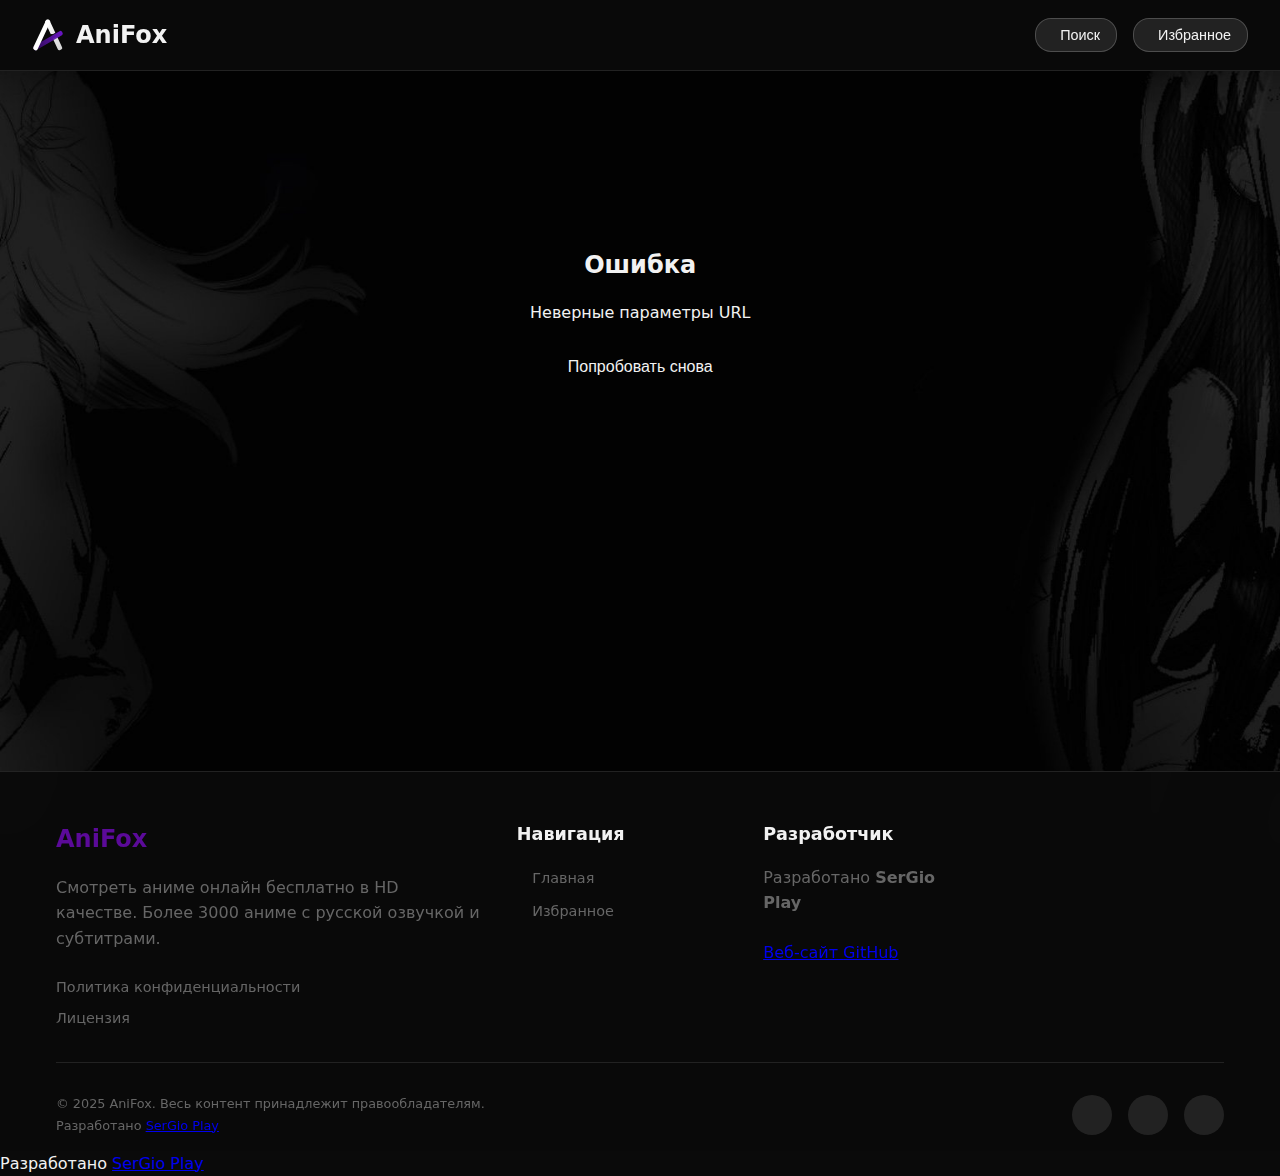
<file: anime-detail.html>
<!doctype html>
<!--
 * AniFox 2.5 - Страница деталей аниме
 * 
 * 💻 Разработано SerGio Play
 * 🌐 Веб-сайт: https://sergioplay-dev.vercel.app/
 * 📁 GitHub: https://github.com/SerGioPlay01/anifox-search
 * 
 * При использовании данного проекта обязательно указывайте ссылку на разработчика.
-->
<html lang="ru">
<head>
    <!-- Базовые мета-теги -->
    <meta charset="utf-8">
    <meta name="viewport" content="width=device-width, initial-scale=1, shrink-to-fit=no, viewport-fit=cover">
    <meta http-equiv="X-UA-Compatible" content="IE=edge">
    
    <!-- Динамические мета-теги (заполняются JavaScript) -->
    <title id="pageTitle">Загрузка... — AniFox</title>
    <meta name="description" id="pageDescription" content="Смотреть аниме онлайн бесплатно в HD качестве на AniFox">
    <meta name="keywords" id="pageKeywords" content="смотреть аниме, аниме онлайн, аниме бесплатно">
    
    <!-- SEO теги -->
    <meta name="robots" content="index, follow, max-image-preview:large">
    <meta name="googlebot" content="index, follow">
    <link rel="canonical" id="canonicalUrl" href="">
    
    <!-- Open Graph -->
    <meta property="og:type" content="video.tv_show">
    <meta property="og:locale" content="ru_RU">
    <meta property="og:site_name" content="AniFox">
    <meta property="og:title" id="ogTitle" content="">
    <meta property="og:description" id="ogDescription" content="">
    <meta property="og:url" id="ogUrl" content="">
    <meta property="og:image" id="ogImage" content="">
    <meta property="og:image:width" content="1200">
    <meta property="og:image:height" content="630">
    <meta property="og:image:alt" id="ogImageAlt" content="">
    
    <!-- Twitter Card -->
    <meta name="twitter:card" content="summary_large_image">
    <meta name="twitter:title" id="twitterTitle" content="">
    <meta name="twitter:description" id="twitterDescription" content="">
    <meta name="twitter:image" id="twitterImage" content="">
    <meta name="twitter:site" content="@anifoxru">
    
    <!-- Иконки -->
    <link rel="icon" href="/favicon/favicon.ico">
    <link rel="apple-touch-icon" sizes="180x180" href="/favicon/apple-touch-icon.png">
    
    <!-- PWA -->
    <meta name="theme-color" content="#5b0a99">
    <link rel="manifest" href="/manifest.json">
    
    <!-- Стили -->
    <link rel="stylesheet" href="/style.css">
    <link rel="stylesheet" href="/anime-detail.css">
    <link rel="stylesheet" href="/mobile-enhancements.css" media="(max-width: 1024px)">
    
    <!-- Структурированные данные (заполняются JavaScript) -->
    <script type="application/ld+json" id="structuredData"></script>
</head>

<body>
    <!-- Прелоадер -->
    <div id="preloader-site-full" class="preloader-overlay">
        <div class="preloader-content">
            <div class="preloader-spinner"></div>
            <p class="preloader-text">Загрузка аниме...</p>
        </div>
    </div>

    <!-- Шапка -->
    <header class="top">
        <a class="logo-link" href="/" aria-label="AniFox — главная">
            <svg xmlns="http://www.w3.org/2000/svg" width="32" height="32" viewBox="0 0 265 275" fill="none" aria-hidden="true">
                <rect width="40.48" height="283.04" rx="15" transform="matrix(.9066 -.422 .42324 .90602 103.258 17.083)" fill="url(#paint0_linear)" />
                <foreignObject x="-94.47" y="2.529" width="453.94" height="366.95">
                    <div xmlns="http://www.w3.org/1999/xhtml" style="backdrop-filter:blur(50px);clip-path:url(#bgblur_clip);height:100%;width:100%"></div>
                </foreignObject>
                <rect width="40.44" height="283.32" rx="15" transform="matrix(-.5065 -.86224 -.86303 .50515 265 131.88)" fill="url(#paint1_linear)" />
                <rect width="40.48" height="283.04" rx="15" transform="matrix(-.9066 -.422 -.42324 .90602 156.62 17.54)" fill="url(#paint2_linear)" />
                <defs>
                    <clipPath id="bgblur_clip" transform="translate(94.47 -2.529)">
                        <rect width="40.44" height="283.32" rx="15" transform="matrix(-.5065 -.86224 -.86303 .50515 265 131.88)" />
                    </clipPath>
                    <linearGradient id="paint0_linear" x1="20.24" y1="0" x2="27.54" y2="495.89">
                        <stop stop-color="#fff" />
                        <stop offset="1" stop-color="#fff" stop-opacity=".7" />
                    </linearGradient>
                    <linearGradient id="paint1_linear" x1="25.124" y1="411.96" x2="33.264" y2="-4.776">
                        <stop stop-color="#22083f" stop-opacity=".7" />
                        <stop offset="1" stop-color="#6c16c9" />
                    </linearGradient>
                    <linearGradient id="paint2_linear" x1="20.24" y1="0" x2="20.24" y2="283.04">
                        <stop stop-color="#fff" />
                        <stop offset="1" stop-color="#fff" />
                    </linearGradient>
                </defs>
            </svg>
            <span class="logo-text">AniFox</span>
        </a>
        <nav class="header-nav">
            <a href="/" class="nav-btn">
                <i class="fas fa-home"></i> Главная
            </a>
            <a href="/?page=favorites" class="nav-btn">
                <i class="fas fa-heart"></i> Избранное
            </a>
        </nav>
    </header>

    <!-- Основной контент -->
    <main id="animeDetailContent" class="anime-detail-page">
        <!-- Контент загружается динамически -->
    </main>

    <!-- Футер -->
    <footer class="site-footer" aria-label="Футер сайта">
        <div class="footer-content">
            <div class="footer-main">
                <div class="footer-section">
                    <h3>AniFox</h3>
                    <p>Смотреть аниме онлайн бесплатно в HD качестве. Более 3000 аниме с русской озвучкой и субтитрами.</p>
                    <div class="footer-links">
                        <a href="/privacy-policy.html">Политика конфиденциальности</a>
                        <a href="/license.html">Лицензия</a>
                    </div>
                </div>
                <div class="footer-section">
                    <h4>Навигация</h4>
                    <ul>
                        <li><a href="/">Главная</a></li>
                        <li><a href="/?page=favorites">Избранное</a></li>
                    </ul>
                </div>
                <div class="footer-section">
                    <h4>Разработчик</h4>
                    <p>Разработано <strong>SerGio Play</strong></p>
                    <div class="developer-links">
                        <a href="https://sergioplay-dev.vercel.app/" target="_blank" rel="noopener">
                            <i class="fas fa-globe"></i> Веб-сайт
                        </a>
                        <a href="https://github.com/SerGioPlay01/anifox-search" target="_blank" rel="noopener">
                            <i class="fab fa-github"></i> GitHub
                        </a>
                    </div>
                </div>
            </div>
            <div class="footer-bottom">
                <div class="footer-copyright">
                    <p>&copy; 2025 AniFox. Весь контент принадлежит правообладателям.</p>
                    <p class="developer-credit">Разработано <a href="https://sergioplay-dev.vercel.app/" target="_blank" rel="noopener">SerGio Play</a></p>
                </div>
                <div class="footer-social">
                    <a href="https://vk.com/anifox_ru" aria-label="ВКонтакте" target="_blank" rel="noopener">
                        <i class="fab fa-vk"></i>
                    </a>
                    <a href="https://t.me/anifoxru" aria-label="Telegram" target="_blank" rel="noopener">
                        <i class="fab fa-telegram"></i>
                    </a>
                    <a href="https://github.com/SerGioPlay01/anifox-search" aria-label="GitHub" target="_blank" rel="noopener">
                        <i class="fab fa-github"></i>
                    </a>
                </div>
            </div>
        </div>
    </footer>

    <!-- Водяной знак -->
    <div class="watermark">
        <div class="watermark-content">
            <span>Разработано</span>
            <a href="https://sergioplay-dev.vercel.app/" target="_blank" rel="noopener">SerGio Play</a>
        </div>
    </div>

    <!-- Скрипты -->
    <script src="/api.js"></script>
    <script src="/anime-detail.js"></script>
    <script src="/mobile-enhancements.js" defer></script>
</body>
</html>
</file>
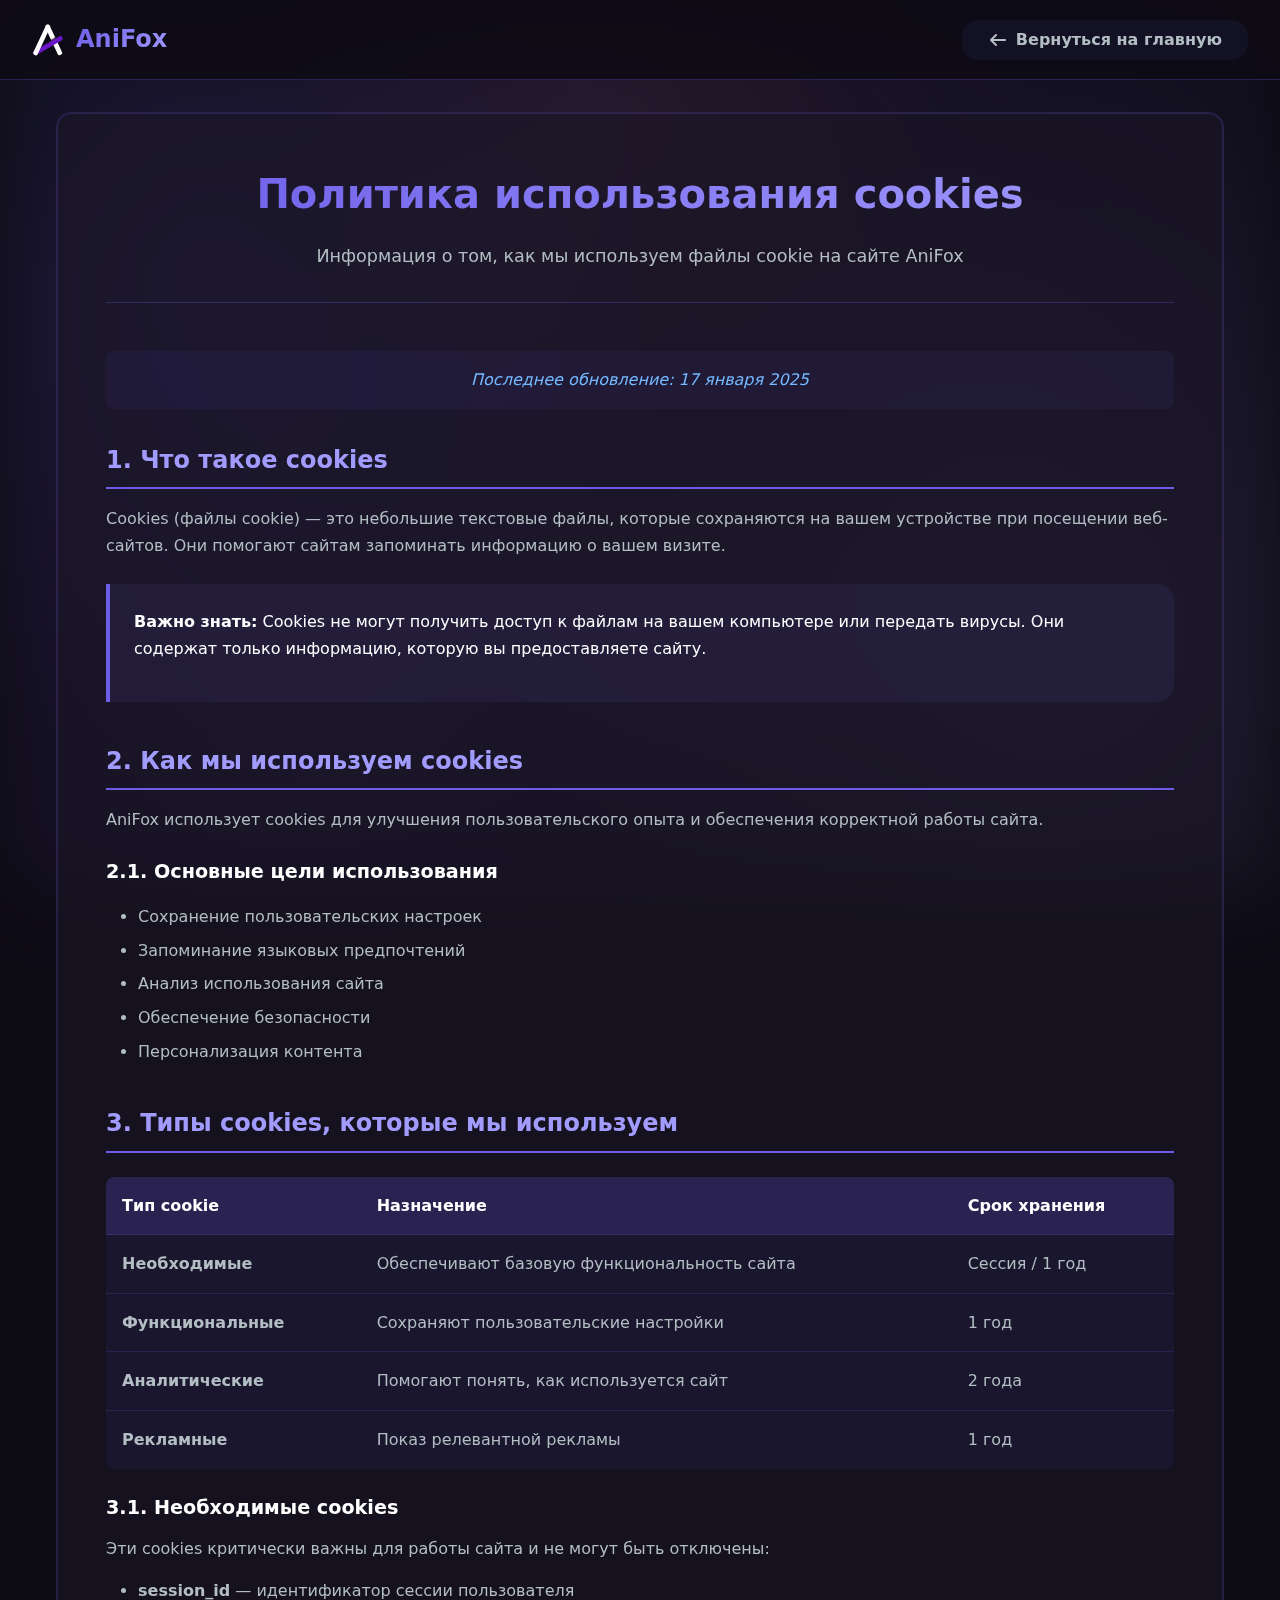
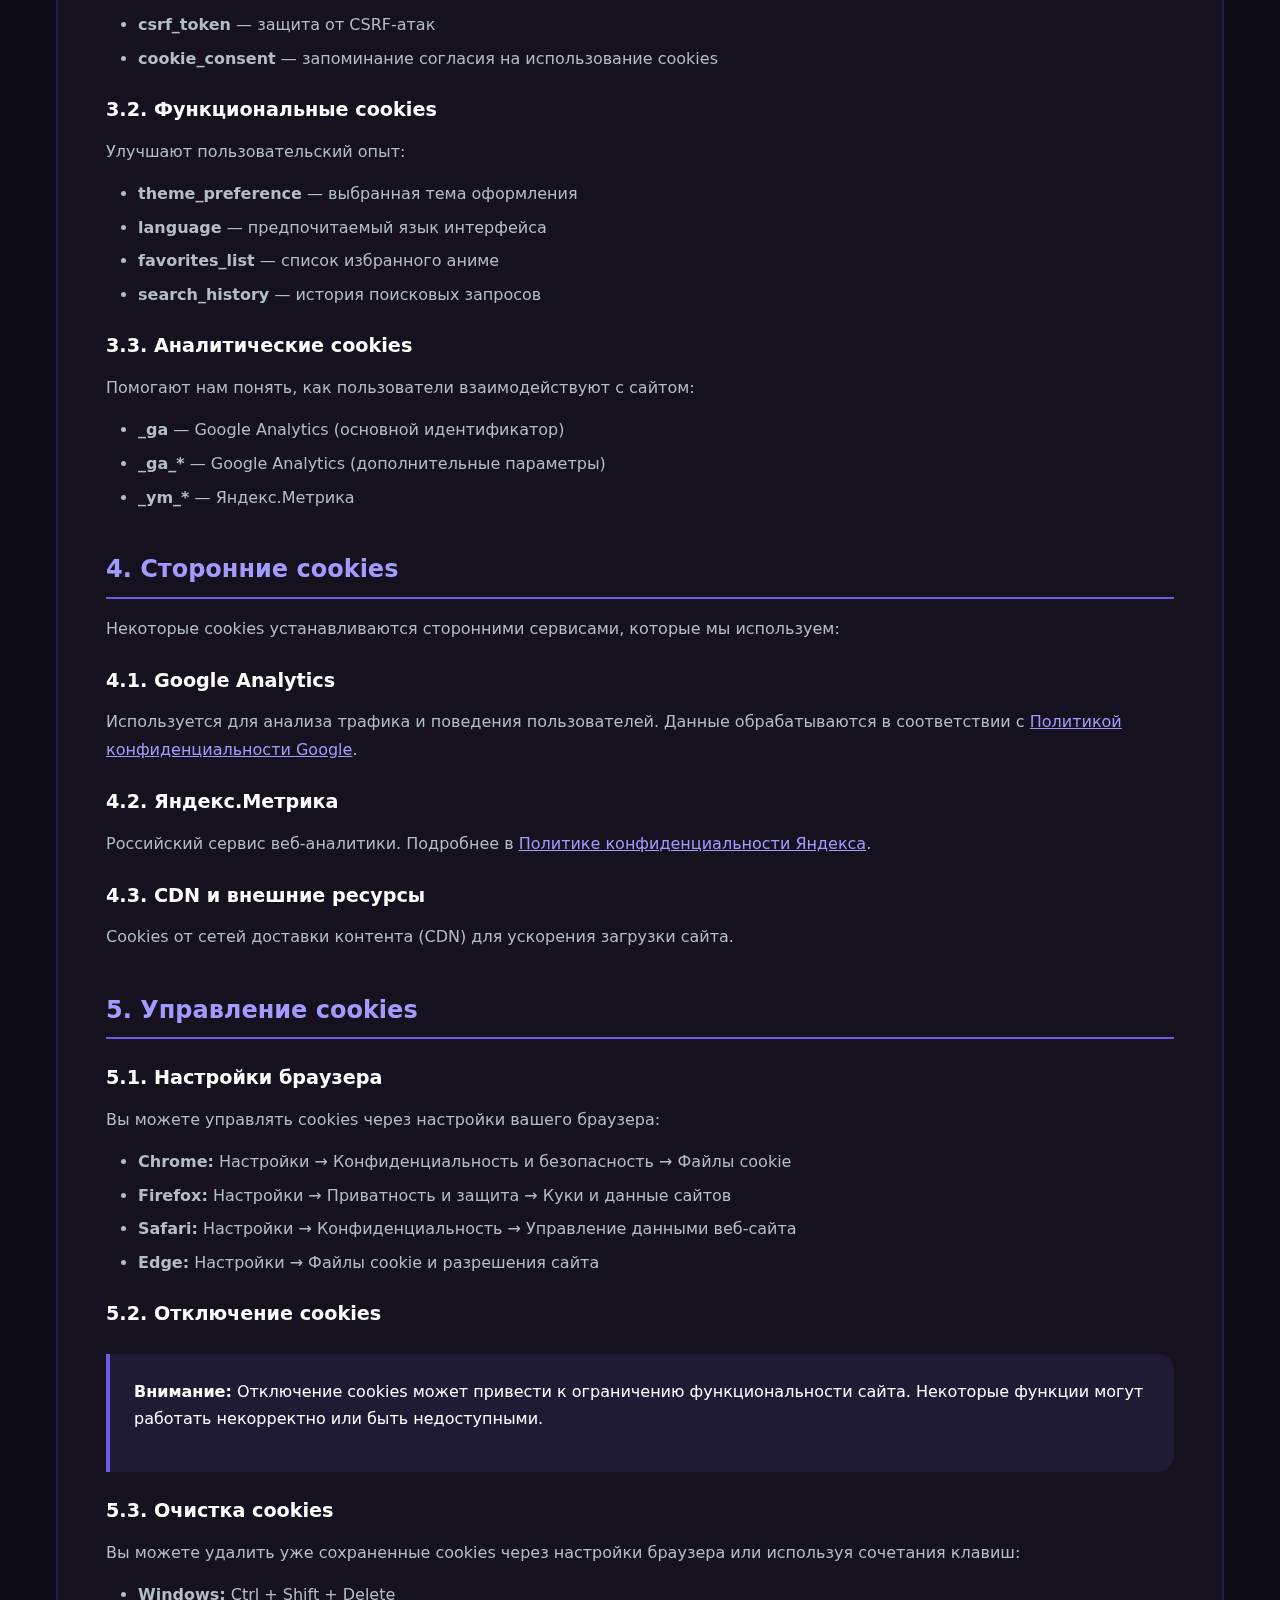
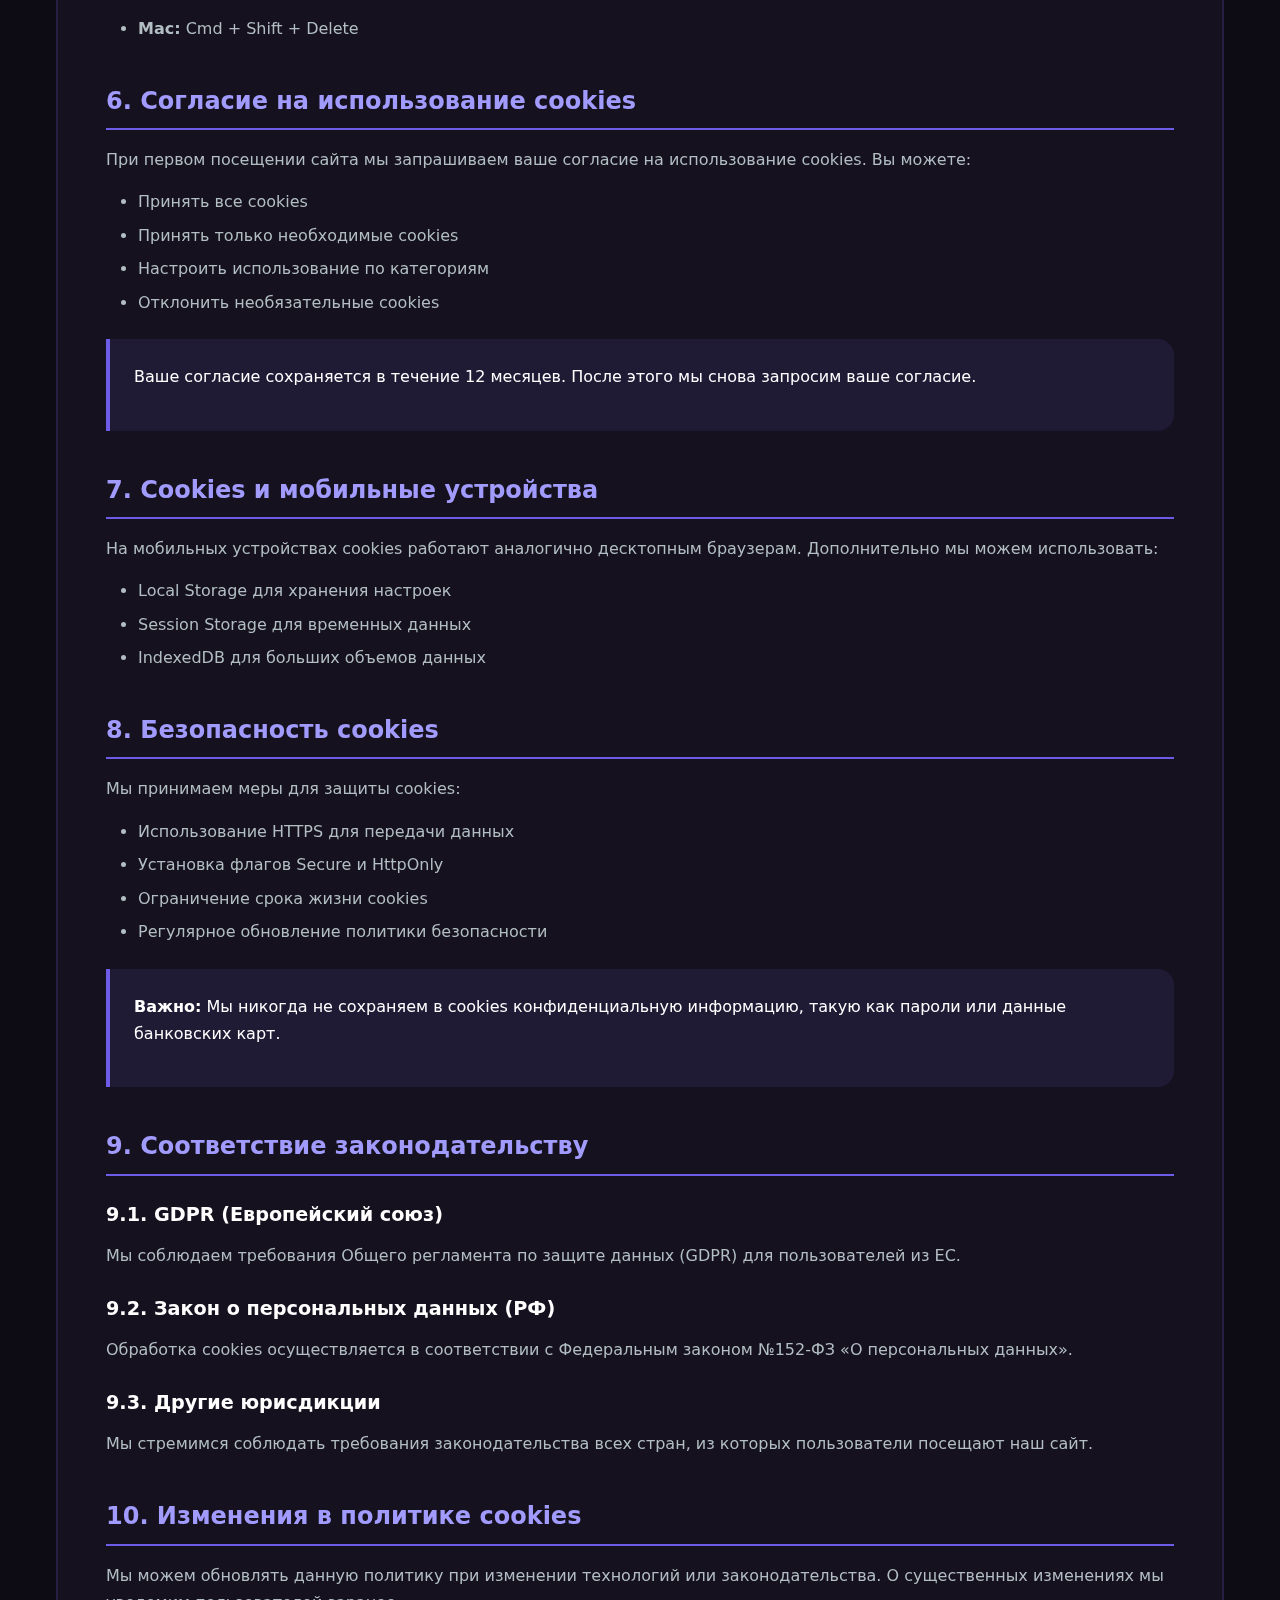
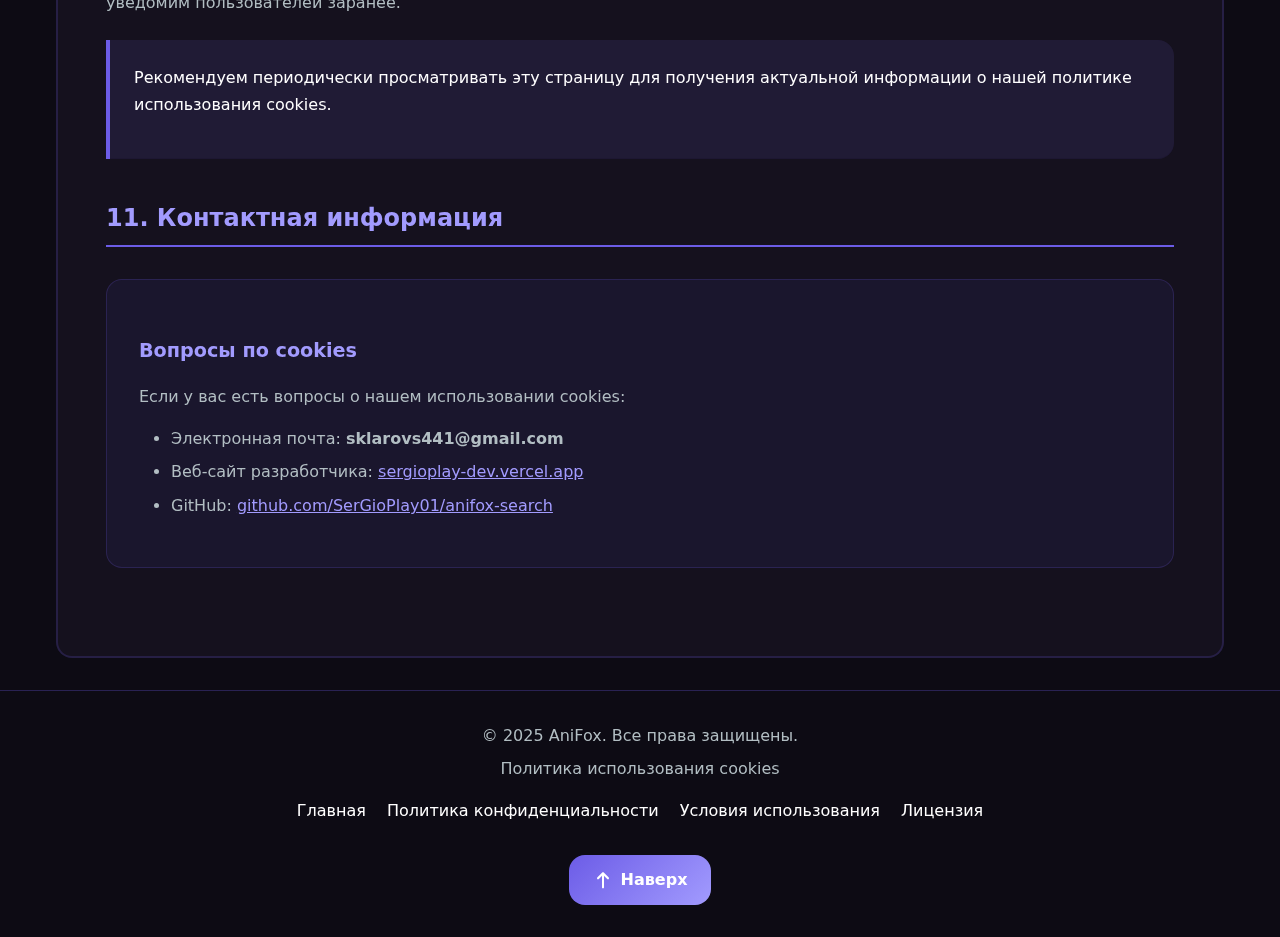
<file: cookie-policy.html>
<!DOCTYPE html>
<!--
 * AniFox 2.4 - Политика использования cookies
 * 
 * 💻 Разработано SerGio Play
 * 🌐 Веб-сайт: https://sergioplay-dev.vercel.app/
 * 📁 GitHub: https://github.com/SerGioPlay01/anifox-search
 * 
 * При использовании данного проекта обязательно указывайте ссылку на разработчика.
-->
<html lang="ru">
<head>
    <meta charset="UTF-8">
    <meta name="viewport" content="width=device-width, initial-scale=1.0">
    <title>Политика использования cookies - AniFox</title>
    <meta name="description" content="Политика использования cookies на сайте AniFox. Информация о том, как мы используем файлы cookie.">
    
    <!-- Favicon -->
    <link rel="icon" href="/favicon/favicon.ico">
    
    <!-- Font Awesome -->
    <link rel="stylesheet" href="/css/all.min.css">
    
    <!-- Styles -->
    <style>
        :root {
            --primary: #6c5ce7;
            --primary-dark: #5f3dc4;
            --primary-light: #a29bfe;
            --secondary: #fd79a8;
            --accent: #e17055;
            --background: #0d0b14;
            --background-light: #1a1625;
            --surface: rgba(108, 92, 231, 0.08);
            --surface-hover: rgba(108, 92, 231, 0.15);
            --white: #ffffff;
            --text-primary: #ffffff;
            --text-secondary: #b2bec3;
            --text-muted: #74b9ff;
            --radius: 16px;
            --radius-small: 8px;
            --transition: all 0.3s cubic-bezier(0.4, 0, 0.2, 1);
            --glow: 0 0 0 2px rgba(108, 92, 231, 0.5);
            --glow-hover: 0 0 0 3px rgba(108, 92, 231, 0.8);
            --gradient-primary: linear-gradient(135deg, var(--primary) 0%, var(--primary-light) 100%);
            --gradient-secondary: linear-gradient(135deg, var(--secondary) 0%, var(--accent) 100%);
            --blur: blur(20px);
            --element-height: 40px;
        }
        
        * {
            box-sizing: border-box;
            margin: 0;
            padding: 0;
        }
        
        body {
            font-family: "Rubik", system-ui, -apple-system, sans-serif;
            background: var(--background);
            color: var(--text-primary);
            display: flex;
            flex-direction: column;
            min-height: 100vh;
            line-height: 1.6;
            position: relative;
            overflow-x: hidden;
        }

        body::before {
            content: '';
            position: fixed;
            top: 0;
            left: 0;
            width: 100%;
            height: 100%;
            background: 
                radial-gradient(circle at 15% 25%, rgba(108, 92, 231, 0.15) 0%, transparent 40%),
                radial-gradient(circle at 85% 75%, rgba(162, 155, 254, 0.12) 0%, transparent 45%),
                radial-gradient(circle at 50% 10%, rgba(253, 121, 168, 0.08) 0%, transparent 35%),
                radial-gradient(circle at 20% 80%, rgba(95, 61, 196, 0.12) 0%, transparent 50%),
                radial-gradient(circle at 80% 20%, rgba(108, 92, 231, 0.08) 0%, transparent 60%),
                radial-gradient(circle at 40% 60%, rgba(162, 155, 254, 0.06) 0%, transparent 70%);
            pointer-events: none;
            z-index: -1;
            filter: blur(40px);
            animation: backgroundFloat 20s ease-in-out infinite;
        }

        @keyframes backgroundFloat {
            0%, 100% {
                transform: translateY(0px) scale(1);
                opacity: 0.8;
            }
            25% {
                transform: translateY(-10px) scale(1.02);
                opacity: 0.9;
            }
            50% {
                transform: translateY(-5px) scale(0.98);
                opacity: 0.85;
            }
            75% {
                transform: translateY(-15px) scale(1.01);
                opacity: 0.95;
            }
        }
        
        /* Header */
        .header {
            display: flex;
            align-items: center;
            justify-content: space-between;
            padding: 1rem 2rem;
            background: rgba(13, 11, 20, 0.85);
            border-bottom: 1px solid rgba(108, 92, 231, 0.3);
            position: sticky;
            top: 0;
            z-index: 100;
            backdrop-filter: var(--blur);
            height: 80px;
        }
        
        .logo-link {
            display: flex;
            align-items: center;
            gap: 0.75rem;
            text-decoration: none;
            color: var(--text-primary);
            font-weight: 700;
            font-size: 1.5rem;
            transition: var(--transition);
            height: var(--element-height);
        }
        
        .logo-link:hover {
            transform: translateY(-2px);
            color: var(--primary-light);
        }

        .logo-text {
            background: var(--gradient-primary);
            -webkit-background-clip: text;
            -webkit-text-fill-color: transparent;
            background-clip: text;
        }
        
        .nav-btn {
            display: flex;
            align-items: center;
            gap: 0.5rem;
            padding: 0 1.5rem;
            height: var(--element-height);
            border: none;
            border-radius: var(--radius);
            background: var(--surface);
            color: var(--text-secondary);
            font-weight: 600;
            cursor: pointer;
            transition: var(--transition);
            text-decoration: none;
            backdrop-filter: var(--blur);
            border: 2px solid transparent;
        }
        
        .nav-btn:hover {
            color: var(--text-primary);
            background: var(--surface-hover);
            transform: translateY(-2px);
            border-color: var(--primary);
            box-shadow: var(--glow-hover);
        }
        
        /* Main Content */
        .main-content {
            flex: 1;
            padding: 2rem 1rem;
            max-width: 1200px;
            margin: 0 auto;
            width: 100%;
        }
        
        .cookie-container {
            background: rgba(26, 22, 37, 0.6);
            border: 2px solid rgba(108, 92, 231, 0.2);
            border-radius: var(--radius);
            padding: 3rem;
            backdrop-filter: var(--blur);
            transition: var(--transition);
        }
        
        .cookie-header {
            text-align: center;
            margin-bottom: 3rem;
            padding-bottom: 2rem;
            border-bottom: 1px solid rgba(108, 92, 231, 0.3);
        }
        
        .cookie-header h1 {
            font-size: 2.5rem;
            margin-bottom: 1rem;
            color: var(--text-primary);
            background: var(--gradient-primary);
            -webkit-background-clip: text;
            -webkit-text-fill-color: transparent;
            background-clip: text;
            font-weight: 700;
        }
        
        .cookie-header p {
            color: var(--text-secondary);
            font-size: 1.1rem;
        }
        
        .last-updated {
            text-align: center;
            color: var(--text-muted);
            margin-bottom: 2rem;
            font-style: italic;
            padding: 1rem;
            background: var(--surface);
            border-radius: var(--radius-small);
        }
        
        /* Cookie Sections */
        .cookie-section {
            margin-bottom: 2.5rem;
        }
        
        .cookie-section h2 {
            color: var(--primary-light);
            font-size: 1.5rem;
            margin-bottom: 1rem;
            padding-bottom: 0.5rem;
            border-bottom: 2px solid var(--primary);
            font-weight: 600;
        }
        
        .cookie-section h3 {
            color: var(--text-primary);
            font-size: 1.2rem;
            margin: 1.5rem 0 0.75rem;
            font-weight: 600;
        }
        
        .cookie-section p {
            margin-bottom: 1rem;
            color: var(--text-secondary);
            line-height: 1.7;
        }
        
        .cookie-section ul, .cookie-section ol {
            margin: 1rem 0;
            padding-left: 2rem;
            color: var(--text-secondary);
        }
        
        .cookie-section li {
            margin-bottom: 0.5rem;
            line-height: 1.6;
        }
        
        .highlight {
            background: rgba(108, 92, 231, 0.1);
            border-left: 4px solid var(--primary);
            padding: 1.5rem;
            margin: 1.5rem 0;
            border-radius: 0 var(--radius) var(--radius) 0;
            backdrop-filter: var(--blur);
        }

        .highlight p {
            color: var(--text-primary);
            font-weight: 500;
        }

        .cookie-table {
            width: 100%;
            border-collapse: collapse;
            margin: 1.5rem 0;
            background: var(--surface);
            border-radius: var(--radius-small);
            overflow: hidden;
        }

        .cookie-table th,
        .cookie-table td {
            padding: 1rem;
            text-align: left;
            border-bottom: 1px solid rgba(108, 92, 231, 0.2);
        }

        .cookie-table th {
            background: rgba(108, 92, 231, 0.2);
            color: var(--text-primary);
            font-weight: 600;
        }

        .cookie-table td {
            color: var(--text-secondary);
        }

        .cookie-table tr:last-child td {
            border-bottom: none;
        }
        
        .contact-info {
            background: var(--surface);
            border-radius: var(--radius);
            padding: 2rem;
            margin-top: 2rem;
            border: 1px solid rgba(108, 92, 231, 0.2);
        }
        
        .contact-info h3 {
            color: var(--primary-light);
            margin-bottom: 1rem;
            font-weight: 600;
        }
        
        /* Footer */
        .footer {
            background: rgba(13, 11, 20, 0.9);
            border-top: 1px solid rgba(108, 92, 231, 0.3);
            margin-top: auto;
            backdrop-filter: var(--blur);
        }
        
        .footer-content {
            max-width: 1200px;
            margin: 0 auto;
            padding: 2rem 1rem;
            text-align: center;
        }
        
        .footer p {
            color: var(--text-secondary);
            margin-bottom: 0.5rem;
        }

        .footer a {
            color: var(--text-primary);
            text-decoration: none;
            transition: var(--transition);
        }

        .footer a:hover {
            color: var(--primary-light);
        }
        
        .back-to-top {
            display: inline-flex;
            align-items: center;
            gap: 0.5rem;
            background: var(--gradient-primary);
            color: var(--white);
            padding: 0.75rem 1.5rem;
            border-radius: var(--radius);
            text-decoration: none;
            margin-top: 1rem;
            transition: var(--transition);
            font-weight: 600;
        }
        
        .back-to-top:hover {
            transform: translateY(-2px);
            box-shadow: var(--glow-hover);
        }
        
        /* Responsive */
        @media (max-width: 768px) {
            .header {
                padding: 1rem;
            }

            .main-content {
                padding: 0 1rem;
                margin: 1rem auto;
            }

            .cookie-container {
                padding: 1.5rem;
            }

            .cookie-header h1 {
                font-size: 2rem;
            }

            .cookie-table {
                font-size: 0.9rem;
            }

            .cookie-table th,
            .cookie-table td {
                padding: 0.75rem 0.5rem;
            }
        }

        @media (max-width: 480px) {
            .cookie-header h1 {
                font-size: 1.5rem;
            }

            .cookie-section h2 {
                font-size: 1.2rem;
            }

            .cookie-table {
                font-size: 0.8rem;
            }
        }
    </style>
</head>

<body>
    <!-- Header -->
    <header class="header">
        <a href="/" class="logo-link">
            <!-- Оптимизированный SVG логотип -->
            <svg xmlns="http://www.w3.org/2000/svg" width="32" height="32" viewBox="0 0 265 275" fill="none"
                aria-hidden="true">
                <rect width="40.48" height="283.04" rx="15" transform="matrix(.9066 -.422 .42324 .90602 103.258 17.083)"
                    fill="url(#paint0_linear)" />
                <foreignObject x="-94.47" y="2.529" width="453.94" height="366.95">
                    <div xmlns="http://www.w3.org/1999/xhtml"
                        style="backdrop-filter:blur(50px);clip-path:url(#bgblur_clip);height:100%;width:100%"></div>
                </foreignObject>
                <rect width="40.44" height="283.32" rx="15" transform="matrix(-.5065 -.86224 -.86303 .50515 265 131.88)"
                    fill="url(#paint1_linear)" />
                <rect width="40.48" height="283.04" rx="15" transform="matrix(-.9066 -.422 -.42324 .90602 156.62 17.54)"
                    fill="url(#paint2_linear)" />
                <defs>
                    <clipPath id="bgblur_clip" transform="translate(94.47 -2.529)">
                        <rect width="40.44" height="283.32" rx="15"
                            transform="matrix(-.5065 -.86224 -.86303 .50515 265 131.88)" />
                    </clipPath>
                    <linearGradient id="paint0_linear" x1="20.24" y1="0" x2="27.54" y2="495.89">
                        <stop stop-color="#fff" />
                        <stop offset="1" stop-color="#fff" stop-opacity=".7" />
                    </linearGradient>
                    <linearGradient id="paint1_linear" x1="25.124" y1="411.96" x2="33.264" y2="-4.776">
                        <stop stop-color="#22083f" stop-opacity=".7" />
                        <stop offset="1" stop-color="#6c16c9" />
                    </linearGradient>
                    <linearGradient id="paint2_linear" x1="20.24" y1="0" x2="20.24" y2="283.04">
                        <stop stop-color="#fff" />
                        <stop offset="1" stop-color="#fff" />
                    </linearGradient>
                </defs>
            </svg>
            <span class="logo-text">AniFox</span>
        </a>
        <a href="/" class="nav-btn">
            <i class="fas fa-arrow-left"></i>
            Вернуться на главную
        </a>
    </header>

    <!-- Main Content -->
    <main class="main-content">
        <div class="cookie-container">
            <div class="cookie-header">
                <h1>Политика использования cookies</h1>
                <p>Информация о том, как мы используем файлы cookie на сайте AniFox</p>
            </div>
            
            <div class="last-updated">
                Последнее обновление: 17 января 2025
            </div>

            <div class="cookie-section">
                <h2>1. Что такое cookies</h2>
                <p>Cookies (файлы cookie) — это небольшие текстовые файлы, которые сохраняются на вашем устройстве при посещении веб-сайтов. Они помогают сайтам запоминать информацию о вашем визите.</p>
                
                <div class="highlight">
                    <p><strong>Важно знать:</strong> Cookies не могут получить доступ к файлам на вашем компьютере или передать вирусы. Они содержат только информацию, которую вы предоставляете сайту.</p>
                </div>
            </div>

            <div class="cookie-section">
                <h2>2. Как мы используем cookies</h2>
                <p>AniFox использует cookies для улучшения пользовательского опыта и обеспечения корректной работы сайта.</p>
                
                <h3>2.1. Основные цели использования</h3>
                <ul>
                    <li>Сохранение пользовательских настроек</li>
                    <li>Запоминание языковых предпочтений</li>
                    <li>Анализ использования сайта</li>
                    <li>Обеспечение безопасности</li>
                    <li>Персонализация контента</li>
                </ul>
            </div>

            <div class="cookie-section">
                <h2>3. Типы cookies, которые мы используем</h2>
                
                <table class="cookie-table">
                    <thead>
                        <tr>
                            <th>Тип cookie</th>
                            <th>Назначение</th>
                            <th>Срок хранения</th>
                        </tr>
                    </thead>
                    <tbody>
                        <tr>
                            <td><strong>Необходимые</strong></td>
                            <td>Обеспечивают базовую функциональность сайта</td>
                            <td>Сессия / 1 год</td>
                        </tr>
                        <tr>
                            <td><strong>Функциональные</strong></td>
                            <td>Сохраняют пользовательские настройки</td>
                            <td>1 год</td>
                        </tr>
                        <tr>
                            <td><strong>Аналитические</strong></td>
                            <td>Помогают понять, как используется сайт</td>
                            <td>2 года</td>
                        </tr>
                        <tr>
                            <td><strong>Рекламные</strong></td>
                            <td>Показ релевантной рекламы</td>
                            <td>1 год</td>
                        </tr>
                    </tbody>
                </table>

                <h3>3.1. Необходимые cookies</h3>
                <p>Эти cookies критически важны для работы сайта и не могут быть отключены:</p>
                <ul>
                    <li><strong>session_id</strong> — идентификатор сессии пользователя</li>
                    <li><strong>csrf_token</strong> — защита от CSRF-атак</li>
                    <li><strong>cookie_consent</strong> — запоминание согласия на использование cookies</li>
                </ul>

                <h3>3.2. Функциональные cookies</h3>
                <p>Улучшают пользовательский опыт:</p>
                <ul>
                    <li><strong>theme_preference</strong> — выбранная тема оформления</li>
                    <li><strong>language</strong> — предпочитаемый язык интерфейса</li>
                    <li><strong>favorites_list</strong> — список избранного аниме</li>
                    <li><strong>search_history</strong> — история поисковых запросов</li>
                </ul>

                <h3>3.3. Аналитические cookies</h3>
                <p>Помогают нам понять, как пользователи взаимодействуют с сайтом:</p>
                <ul>
                    <li><strong>_ga</strong> — Google Analytics (основной идентификатор)</li>
                    <li><strong>_ga_*</strong> — Google Analytics (дополнительные параметры)</li>
                    <li><strong>_ym_*</strong> — Яндекс.Метрика</li>
                </ul>
            </div>

            <div class="cookie-section">
                <h2>4. Сторонние cookies</h2>
                <p>Некоторые cookies устанавливаются сторонними сервисами, которые мы используем:</p>
                
                <h3>4.1. Google Analytics</h3>
                <p>Используется для анализа трафика и поведения пользователей. Данные обрабатываются в соответствии с <a href="https://policies.google.com/privacy" target="_blank" style="color: var(--primary-light);">Политикой конфиденциальности Google</a>.</p>

                <h3>4.2. Яндекс.Метрика</h3>
                <p>Российский сервис веб-аналитики. Подробнее в <a href="https://yandex.ru/legal/confidential/" target="_blank" style="color: var(--primary-light);">Политике конфиденциальности Яндекса</a>.</p>

                <h3>4.3. CDN и внешние ресурсы</h3>
                <p>Cookies от сетей доставки контента (CDN) для ускорения загрузки сайта.</p>
            </div>

            <div class="cookie-section">
                <h2>5. Управление cookies</h2>
                
                <h3>5.1. Настройки браузера</h3>
                <p>Вы можете управлять cookies через настройки вашего браузера:</p>
                <ul>
                    <li><strong>Chrome:</strong> Настройки → Конфиденциальность и безопасность → Файлы cookie</li>
                    <li><strong>Firefox:</strong> Настройки → Приватность и защита → Куки и данные сайтов</li>
                    <li><strong>Safari:</strong> Настройки → Конфиденциальность → Управление данными веб-сайта</li>
                    <li><strong>Edge:</strong> Настройки → Файлы cookie и разрешения сайта</li>
                </ul>

                <h3>5.2. Отключение cookies</h3>
                <div class="highlight">
                    <p><strong>Внимание:</strong> Отключение cookies может привести к ограничению функциональности сайта. Некоторые функции могут работать некорректно или быть недоступными.</p>
                </div>

                <h3>5.3. Очистка cookies</h3>
                <p>Вы можете удалить уже сохраненные cookies через настройки браузера или используя сочетания клавиш:</p>
                <ul>
                    <li><strong>Windows:</strong> Ctrl + Shift + Delete</li>
                    <li><strong>Mac:</strong> Cmd + Shift + Delete</li>
                </ul>
            </div>

            <div class="cookie-section">
                <h2>6. Согласие на использование cookies</h2>
                <p>При первом посещении сайта мы запрашиваем ваше согласие на использование cookies. Вы можете:</p>
                <ul>
                    <li>Принять все cookies</li>
                    <li>Принять только необходимые cookies</li>
                    <li>Настроить использование по категориям</li>
                    <li>Отклонить необязательные cookies</li>
                </ul>

                <div class="highlight">
                    <p>Ваше согласие сохраняется в течение 12 месяцев. После этого мы снова запросим ваше согласие.</p>
                </div>
            </div>

            <div class="cookie-section">
                <h2>7. Cookies и мобильные устройства</h2>
                <p>На мобильных устройствах cookies работают аналогично десктопным браузерам. Дополнительно мы можем использовать:</p>
                <ul>
                    <li>Local Storage для хранения настроек</li>
                    <li>Session Storage для временных данных</li>
                    <li>IndexedDB для больших объемов данных</li>
                </ul>
            </div>

            <div class="cookie-section">
                <h2>8. Безопасность cookies</h2>
                <p>Мы принимаем меры для защиты cookies:</p>
                <ul>
                    <li>Использование HTTPS для передачи данных</li>
                    <li>Установка флагов Secure и HttpOnly</li>
                    <li>Ограничение срока жизни cookies</li>
                    <li>Регулярное обновление политики безопасности</li>
                </ul>

                <div class="highlight">
                    <p><strong>Важно:</strong> Мы никогда не сохраняем в cookies конфиденциальную информацию, такую как пароли или данные банковских карт.</p>
                </div>
            </div>

            <div class="cookie-section">
                <h2>9. Соответствие законодательству</h2>
                
                <h3>9.1. GDPR (Европейский союз)</h3>
                <p>Мы соблюдаем требования Общего регламента по защите данных (GDPR) для пользователей из ЕС.</p>

                <h3>9.2. Закон о персональных данных (РФ)</h3>
                <p>Обработка cookies осуществляется в соответствии с Федеральным законом №152-ФЗ «О персональных данных».</p>

                <h3>9.3. Другие юрисдикции</h3>
                <p>Мы стремимся соблюдать требования законодательства всех стран, из которых пользователи посещают наш сайт.</p>
            </div>

            <div class="cookie-section">
                <h2>10. Изменения в политике cookies</h2>
                <p>Мы можем обновлять данную политику при изменении технологий или законодательства. О существенных изменениях мы уведомим пользователей заранее.</p>
                
                <div class="highlight">
                    <p>Рекомендуем периодически просматривать эту страницу для получения актуальной информации о нашей политике использования cookies.</p>
                </div>
            </div>

            <div class="cookie-section">
                <h2>11. Контактная информация</h2>
                <div class="contact-info">
                    <h3>Вопросы по cookies</h3>
                    <p>Если у вас есть вопросы о нашем использовании cookies:</p>
                    <ul>
                        <li>Электронная почта: <strong>sklarovs441@gmail.com</strong></li>
                        <li>Веб-сайт разработчика: <a href="https://sergioplay-dev.vercel.app/" target="_blank" style="color: var(--primary-light);">sergioplay-dev.vercel.app</a></li>
                        <li>GitHub: <a href="https://github.com/SerGioPlay01/anifox-search" target="_blank" style="color: var(--primary-light);">github.com/SerGioPlay01/anifox-search</a></li>
                    </ul>
                </div>
            </div>
        </div>
    </main>

    <!-- Footer -->
    <footer class="footer">
        <div class="footer-content">
            <p>&copy; 2025 AniFox. Все права защищены.</p>
            <p>Политика использования cookies</p>
            <div style="margin: 1rem 0;">
                <a href="/" style="color: var(--text-primary); text-decoration: none; margin-right: 1rem;">Главная</a>
                <a href="/privacy-policy.html" style="color: var(--text-primary); text-decoration: none; margin-right: 1rem;">Политика конфиденциальности</a>
                <a href="/terms-of-service.html" style="color: var(--text-primary); text-decoration: none; margin-right: 1rem;">Условия использования</a>
                <a href="/license.html" style="color: var(--text-primary); text-decoration: none;">Лицензия</a>
            </div>
            <a href="#" class="back-to-top" onclick="scrollToTop()">
                <i class="fas fa-arrow-up"></i>
                Наверх
            </a>
        </div>
    </footer>

    <!-- JavaScript -->
    <script>
        // Плавная прокрутка наверх
        function scrollToTop() {
            window.scrollTo({
                top: 0,
                behavior: 'smooth'
            });
        }

        // Обработка якорных ссылок
        document.querySelectorAll('a[href^="#"]').forEach(anchor => {
            anchor.addEventListener('click', function (e) {
                e.preventDefault();
                const target = document.querySelector(this.getAttribute('href'));
                if (target) {
                    target.scrollIntoView({
                        behavior: 'smooth',
                        block: 'start'
                    });
                }
            });
        });
    </script>
</body>
</html>
</file>
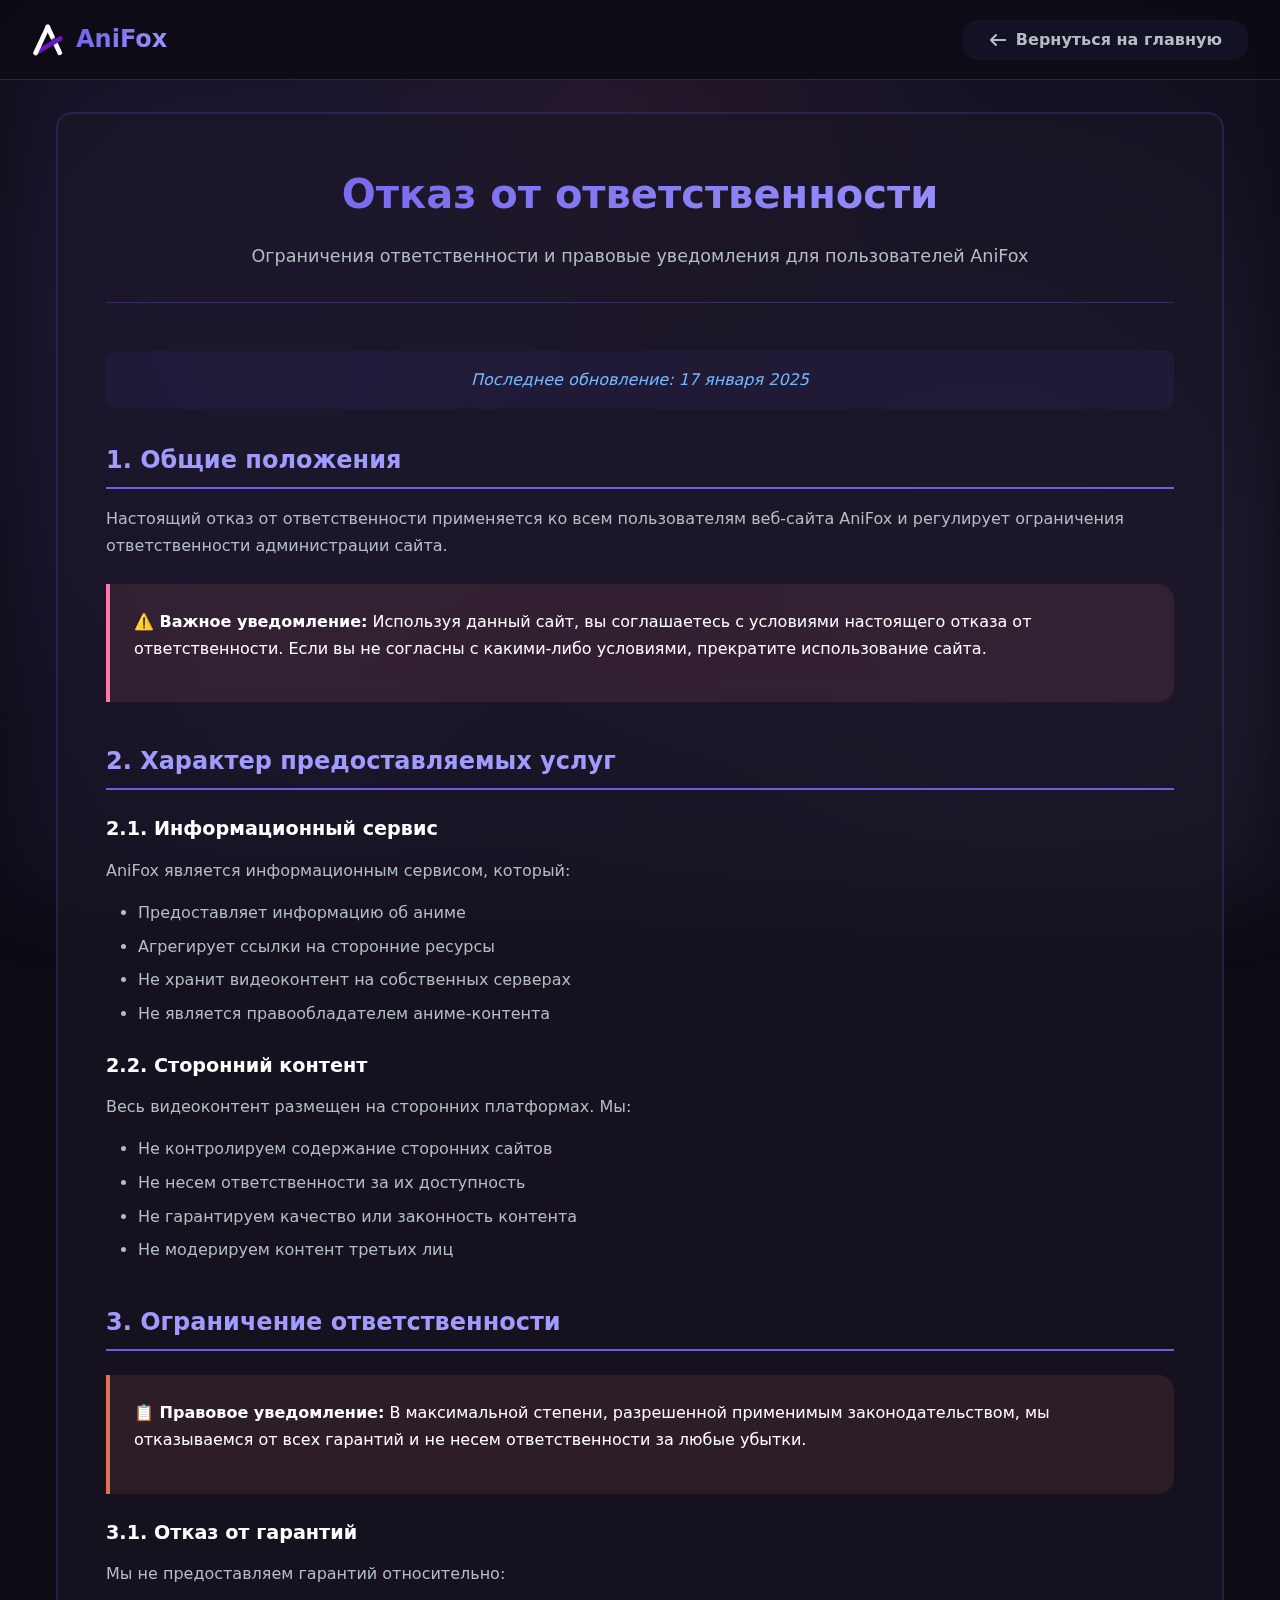
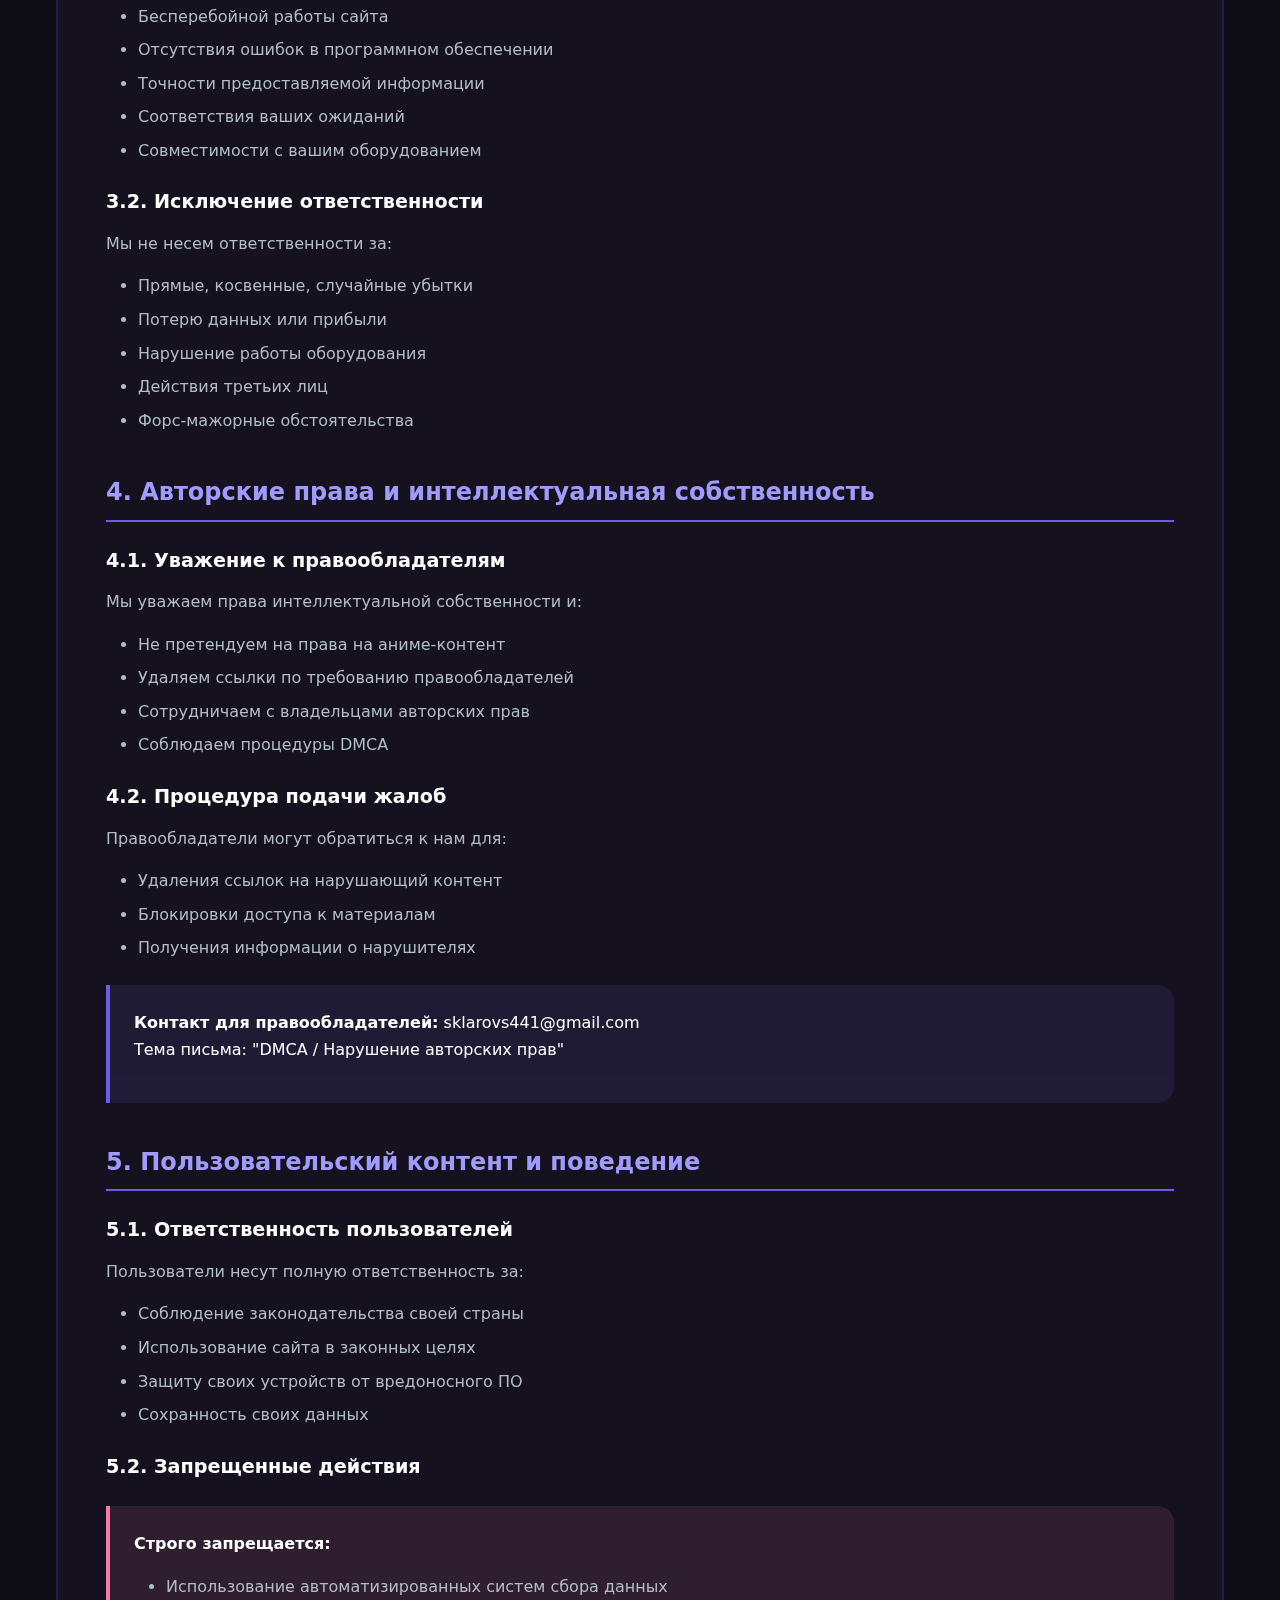
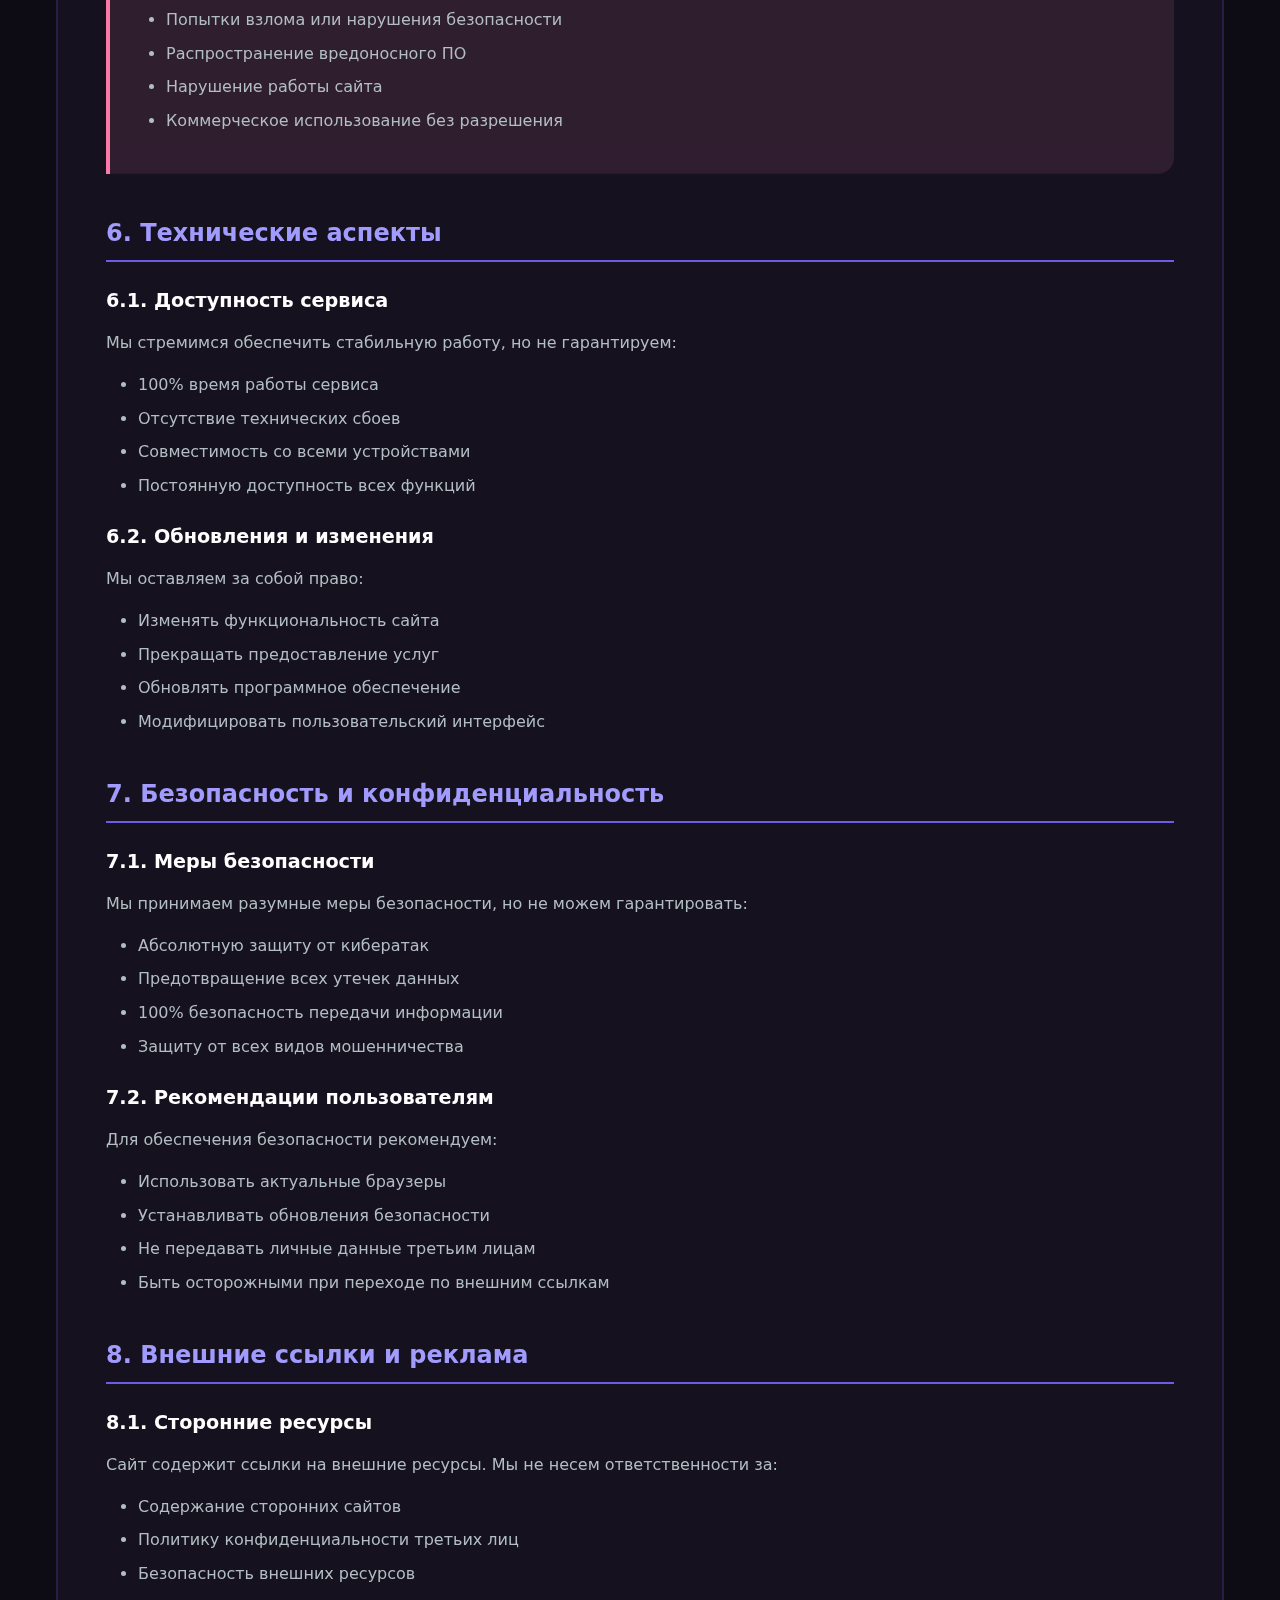
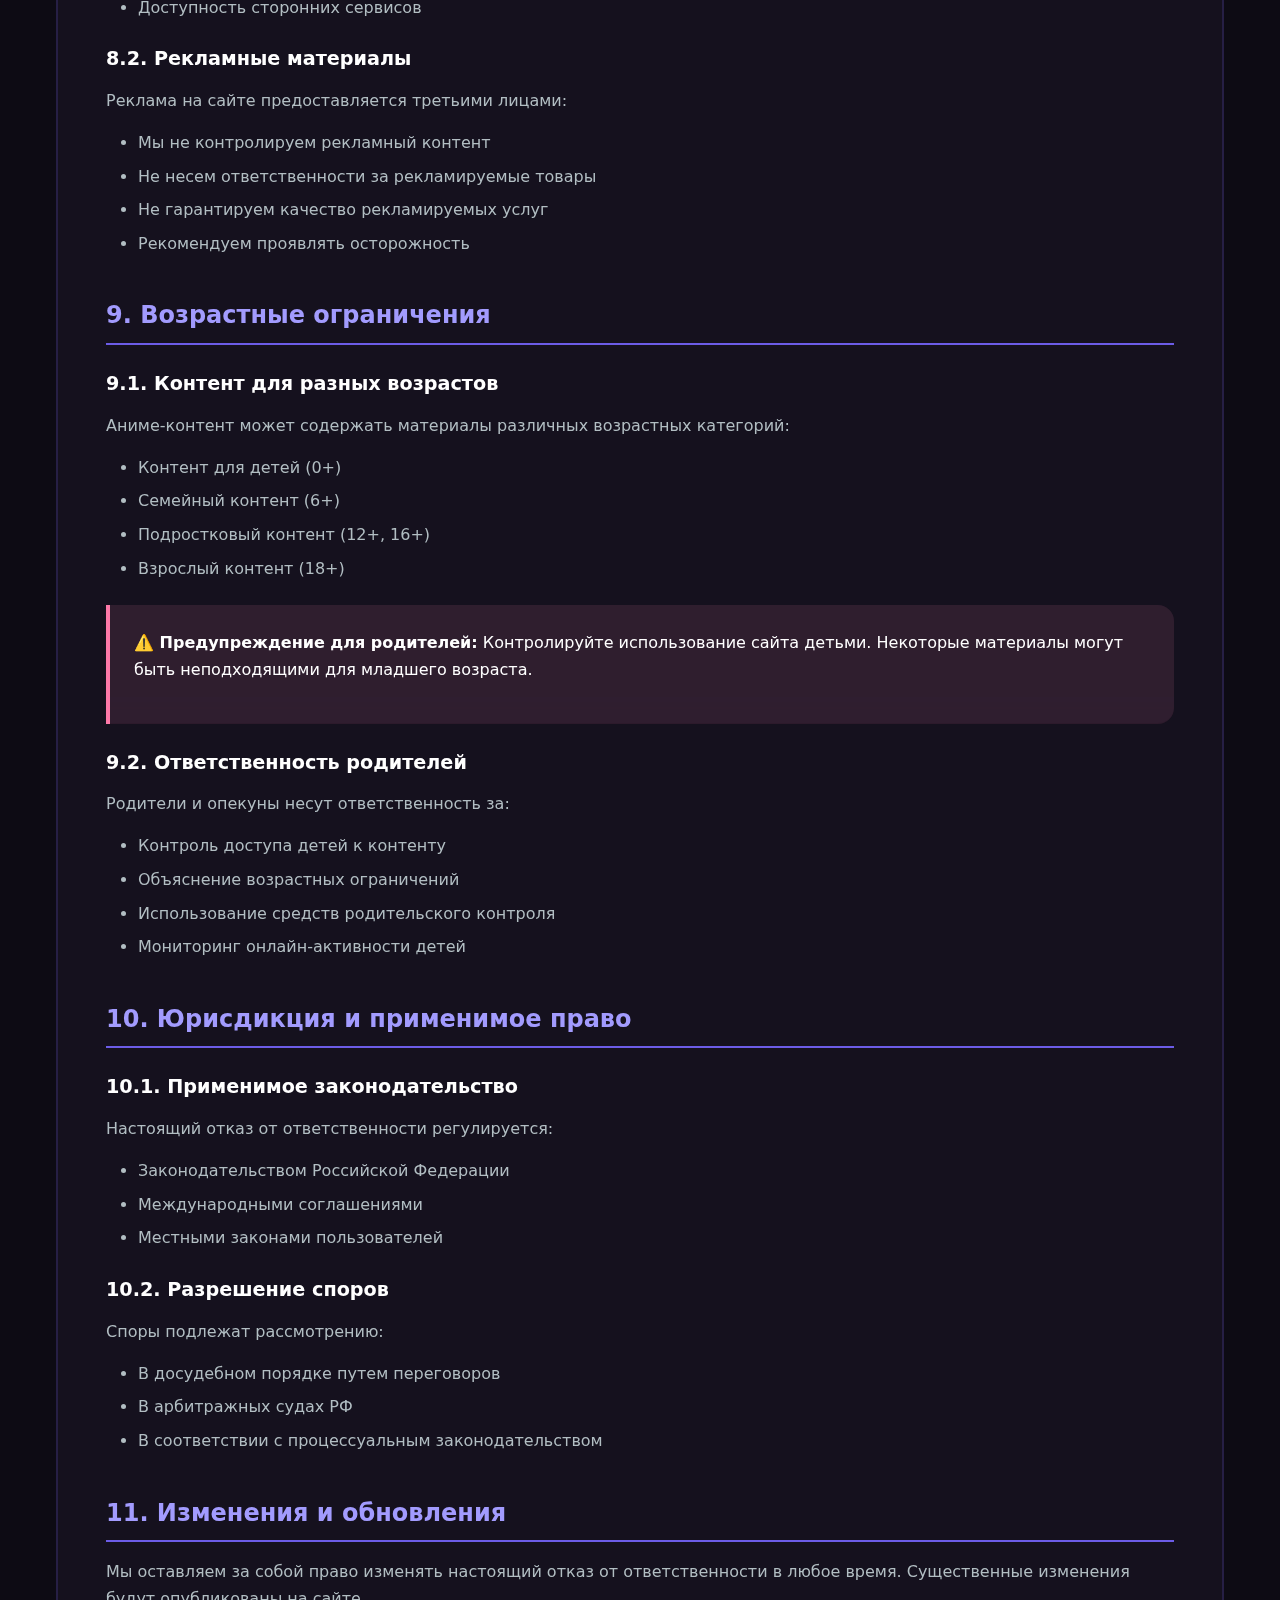
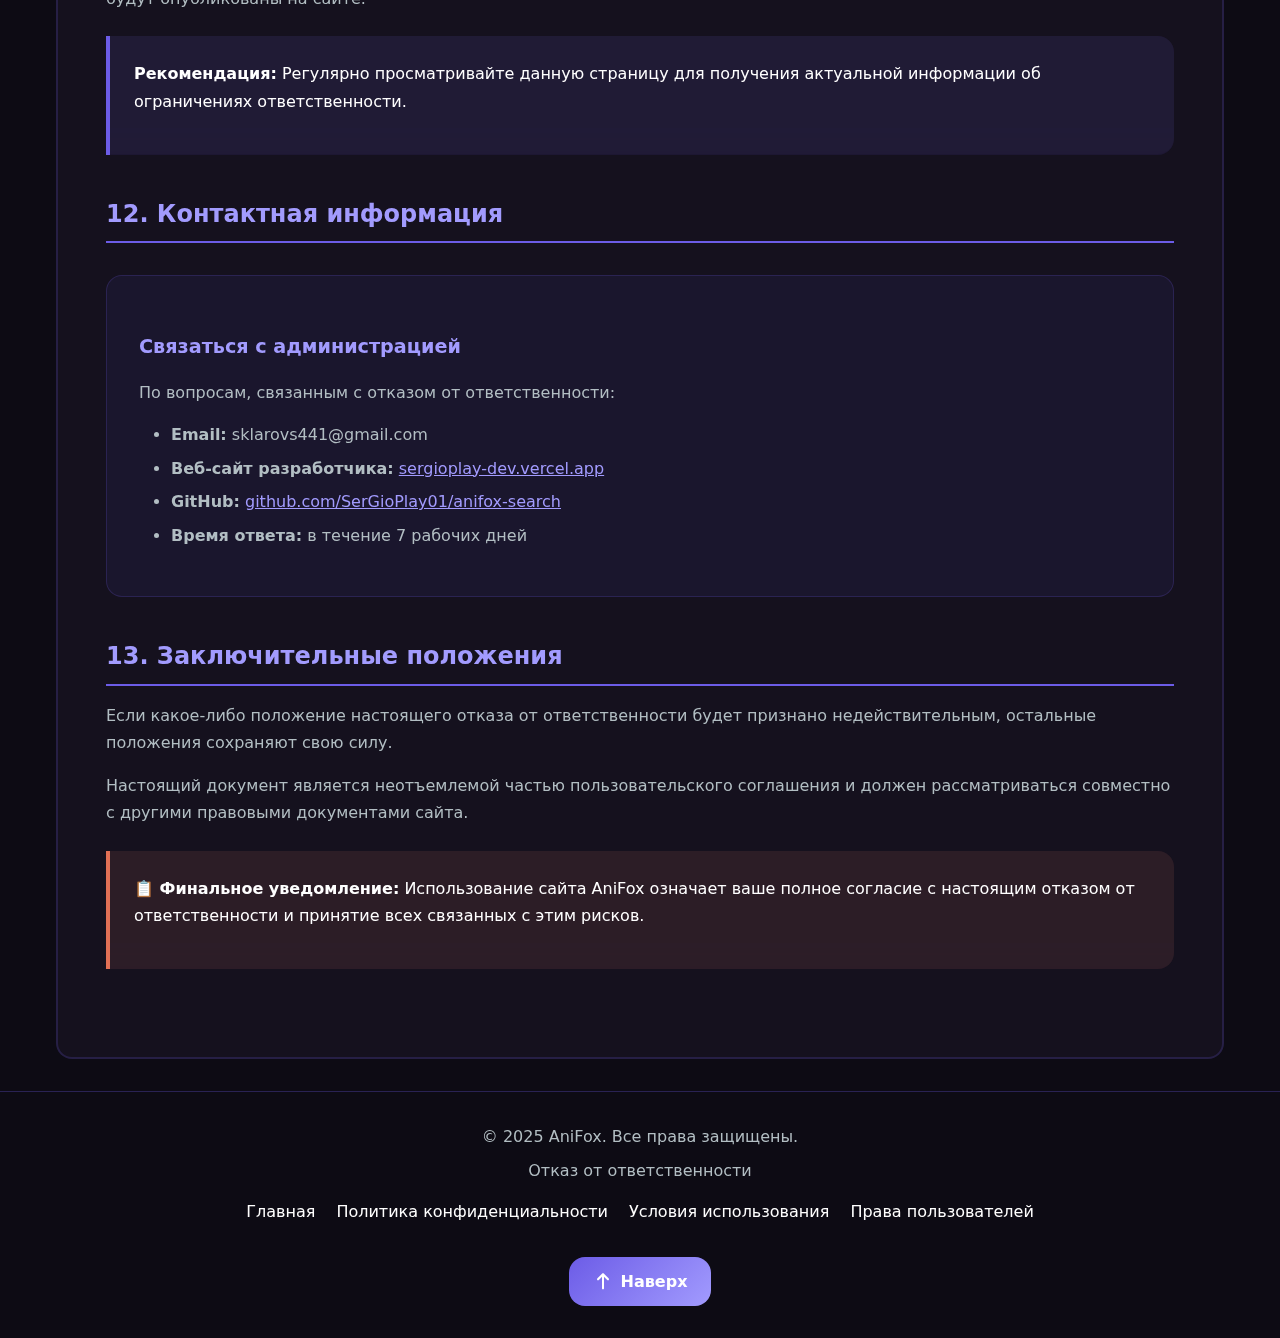
<file: disclaimer.html>
<!DOCTYPE html>
<!--
 * AniFox 2.4 - Отказ от ответственности
 * 
 * 💻 Разработано SerGio Play
 * 🌐 Веб-сайт: https://sergioplay-dev.vercel.app/
 * 📁 GitHub: https://github.com/SerGioPlay01/anifox-search
 * 
 * При использовании данного проекта обязательно указывайте ссылку на разработчика.
-->
<html lang="ru">
<head>
    <meta charset="UTF-8">
    <meta name="viewport" content="width=device-width, initial-scale=1.0">
    <title>Отказ от ответственности - AniFox</title>
    <meta name="description" content="Отказ от ответственности AniFox. Ограничения ответственности и правовые уведомления.">
    
    <!-- Favicon -->
    <link rel="icon" href="/favicon/favicon.ico">
    
    <!-- Font Awesome -->
    <link rel="stylesheet" href="/css/all.min.css">
    
    <!-- Styles -->
    <style>
        :root {
            --primary: #6c5ce7;
            --primary-dark: #5f3dc4;
            --primary-light: #a29bfe;
            --secondary: #fd79a8;
            --accent: #e17055;
            --background: #0d0b14;
            --background-light: #1a1625;
            --surface: rgba(108, 92, 231, 0.08);
            --surface-hover: rgba(108, 92, 231, 0.15);
            --white: #ffffff;
            --text-primary: #ffffff;
            --text-secondary: #b2bec3;
            --text-muted: #74b9ff;
            --radius: 16px;
            --radius-small: 8px;
            --transition: all 0.3s cubic-bezier(0.4, 0, 0.2, 1);
            --glow: 0 0 0 2px rgba(108, 92, 231, 0.5);
            --glow-hover: 0 0 0 3px rgba(108, 92, 231, 0.8);
            --gradient-primary: linear-gradient(135deg, var(--primary) 0%, var(--primary-light) 100%);
            --gradient-secondary: linear-gradient(135deg, var(--secondary) 0%, var(--accent) 100%);
            --blur: blur(20px);
            --element-height: 40px;
        }
        
        * {
            box-sizing: border-box;
            margin: 0;
            padding: 0;
        }
        
        body {
            font-family: "Rubik", system-ui, -apple-system, sans-serif;
            background: var(--background);
            color: var(--text-primary);
            display: flex;
            flex-direction: column;
            min-height: 100vh;
            line-height: 1.6;
            position: relative;
            overflow-x: hidden;
        }

        body::before {
            content: '';
            position: fixed;
            top: 0;
            left: 0;
            width: 100%;
            height: 100%;
            background: 
                radial-gradient(circle at 15% 25%, rgba(108, 92, 231, 0.15) 0%, transparent 40%),
                radial-gradient(circle at 85% 75%, rgba(162, 155, 254, 0.12) 0%, transparent 45%),
                radial-gradient(circle at 50% 10%, rgba(253, 121, 168, 0.08) 0%, transparent 35%),
                radial-gradient(circle at 20% 80%, rgba(95, 61, 196, 0.12) 0%, transparent 50%),
                radial-gradient(circle at 80% 20%, rgba(108, 92, 231, 0.08) 0%, transparent 60%),
                radial-gradient(circle at 40% 60%, rgba(162, 155, 254, 0.06) 0%, transparent 70%);
            pointer-events: none;
            z-index: -1;
            filter: blur(40px);
            animation: backgroundFloat 20s ease-in-out infinite;
        }

        @keyframes backgroundFloat {
            0%, 100% {
                transform: translateY(0px) scale(1);
                opacity: 0.8;
            }
            25% {
                transform: translateY(-10px) scale(1.02);
                opacity: 0.9;
            }
            50% {
                transform: translateY(-5px) scale(0.98);
                opacity: 0.85;
            }
            75% {
                transform: translateY(-15px) scale(1.01);
                opacity: 0.95;
            }
        }
        
        /* Header */
        .header {
            display: flex;
            align-items: center;
            justify-content: space-between;
            padding: 1rem 2rem;
            background: rgba(13, 11, 20, 0.85);
            border-bottom: 1px solid rgba(108, 92, 231, 0.3);
            position: sticky;
            top: 0;
            z-index: 100;
            backdrop-filter: var(--blur);
            height: 80px;
        }
        
        .logo-link {
            display: flex;
            align-items: center;
            gap: 0.75rem;
            text-decoration: none;
            color: var(--text-primary);
            font-weight: 700;
            font-size: 1.5rem;
            transition: var(--transition);
            height: var(--element-height);
        }
        
        .logo-link:hover {
            transform: translateY(-2px);
            color: var(--primary-light);
        }

        .logo-text {
            background: var(--gradient-primary);
            -webkit-background-clip: text;
            -webkit-text-fill-color: transparent;
            background-clip: text;
        }
        
        .nav-btn {
            display: flex;
            align-items: center;
            gap: 0.5rem;
            padding: 0 1.5rem;
            height: var(--element-height);
            border: none;
            border-radius: var(--radius);
            background: var(--surface);
            color: var(--text-secondary);
            font-weight: 600;
            cursor: pointer;
            transition: var(--transition);
            text-decoration: none;
            backdrop-filter: var(--blur);
            border: 2px solid transparent;
        }
        
        .nav-btn:hover {
            color: var(--text-primary);
            background: var(--surface-hover);
            transform: translateY(-2px);
            border-color: var(--primary);
            box-shadow: var(--glow-hover);
        }
        
        /* Main Content */
        .main-content {
            flex: 1;
            padding: 2rem 1rem;
            max-width: 1200px;
            margin: 0 auto;
            width: 100%;
        }
        
        .disclaimer-container {
            background: rgba(26, 22, 37, 0.6);
            border: 2px solid rgba(108, 92, 231, 0.2);
            border-radius: var(--radius);
            padding: 3rem;
            backdrop-filter: var(--blur);
            transition: var(--transition);
        }
        
        .disclaimer-header {
            text-align: center;
            margin-bottom: 3rem;
            padding-bottom: 2rem;
            border-bottom: 1px solid rgba(108, 92, 231, 0.3);
        }
        
        .disclaimer-header h1 {
            font-size: 2.5rem;
            margin-bottom: 1rem;
            color: var(--text-primary);
            background: var(--gradient-primary);
            -webkit-background-clip: text;
            -webkit-text-fill-color: transparent;
            background-clip: text;
            font-weight: 700;
        }
        
        .disclaimer-header p {
            color: var(--text-secondary);
            font-size: 1.1rem;
        }
        
        .last-updated {
            text-align: center;
            color: var(--text-muted);
            margin-bottom: 2rem;
            font-style: italic;
            padding: 1rem;
            background: var(--surface);
            border-radius: var(--radius-small);
        }
        
        /* Disclaimer Sections */
        .disclaimer-section {
            margin-bottom: 2.5rem;
        }
        
        .disclaimer-section h2 {
            color: var(--primary-light);
            font-size: 1.5rem;
            margin-bottom: 1rem;
            padding-bottom: 0.5rem;
            border-bottom: 2px solid var(--primary);
            font-weight: 600;
        }
        
        .disclaimer-section h3 {
            color: var(--text-primary);
            font-size: 1.2rem;
            margin: 1.5rem 0 0.75rem;
            font-weight: 600;
        }
        
        .disclaimer-section p {
            margin-bottom: 1rem;
            color: var(--text-secondary);
            line-height: 1.7;
        }
        
        .disclaimer-section ul, .disclaimer-section ol {
            margin: 1rem 0;
            padding-left: 2rem;
            color: var(--text-secondary);
        }
        
        .disclaimer-section li {
            margin-bottom: 0.5rem;
            line-height: 1.6;
        }
        
        .highlight {
            background: rgba(108, 92, 231, 0.1);
            border-left: 4px solid var(--primary);
            padding: 1.5rem;
            margin: 1.5rem 0;
            border-radius: 0 var(--radius) var(--radius) 0;
            backdrop-filter: var(--blur);
        }

        .highlight p {
            color: var(--text-primary);
            font-weight: 500;
        }

        .warning {
            background: rgba(253, 121, 168, 0.1);
            border-left: 4px solid var(--secondary);
            padding: 1.5rem;
            margin: 1.5rem 0;
            border-radius: 0 var(--radius) var(--radius) 0;
            backdrop-filter: var(--blur);
        }

        .warning p {
            color: var(--text-primary);
            font-weight: 500;
        }

        .legal-notice {
            background: rgba(225, 112, 85, 0.1);
            border-left: 4px solid var(--accent);
            padding: 1.5rem;
            margin: 1.5rem 0;
            border-radius: 0 var(--radius) var(--radius) 0;
            backdrop-filter: var(--blur);
        }

        .legal-notice p {
            color: var(--text-primary);
            font-weight: 500;
        }
        
        .contact-info {
            background: var(--surface);
            border-radius: var(--radius);
            padding: 2rem;
            margin-top: 2rem;
            border: 1px solid rgba(108, 92, 231, 0.2);
        }
        
        .contact-info h3 {
            color: var(--primary-light);
            margin-bottom: 1rem;
            font-weight: 600;
        }
        
        /* Footer */
        .footer {
            background: rgba(13, 11, 20, 0.9);
            border-top: 1px solid rgba(108, 92, 231, 0.3);
            margin-top: auto;
            backdrop-filter: var(--blur);
        }
        
        .footer-content {
            max-width: 1200px;
            margin: 0 auto;
            padding: 2rem 1rem;
            text-align: center;
        }
        
        .footer p {
            color: var(--text-secondary);
            margin-bottom: 0.5rem;
        }

        .footer a {
            color: var(--text-primary);
            text-decoration: none;
            transition: var(--transition);
        }

        .footer a:hover {
            color: var(--primary-light);
        }
        
        .back-to-top {
            display: inline-flex;
            align-items: center;
            gap: 0.5rem;
            background: var(--gradient-primary);
            color: var(--white);
            padding: 0.75rem 1.5rem;
            border-radius: var(--radius);
            text-decoration: none;
            margin-top: 1rem;
            transition: var(--transition);
            font-weight: 600;
        }
        
        .back-to-top:hover {
            transform: translateY(-2px);
            box-shadow: var(--glow-hover);
        }
        
        /* Responsive */
        @media (max-width: 768px) {
            .header {
                padding: 1rem;
            }

            .main-content {
                padding: 0 1rem;
                margin: 1rem auto;
            }

            .disclaimer-container {
                padding: 1.5rem;
            }

            .disclaimer-header h1 {
                font-size: 2rem;
            }
        }

        @media (max-width: 480px) {
            .disclaimer-header h1 {
                font-size: 1.5rem;
            }

            .disclaimer-section h2 {
                font-size: 1.2rem;
            }
        }
    </style>
</head>

<body>
    <!-- Header -->
    <header class="header">
        <a href="/" class="logo-link">
            <!-- Оптимизированный SVG логотип -->
            <svg xmlns="http://www.w3.org/2000/svg" width="32" height="32" viewBox="0 0 265 275" fill="none"
                aria-hidden="true">
                <rect width="40.48" height="283.04" rx="15" transform="matrix(.9066 -.422 .42324 .90602 103.258 17.083)"
                    fill="url(#paint0_linear)" />
                <foreignObject x="-94.47" y="2.529" width="453.94" height="366.95">
                    <div xmlns="http://www.w3.org/1999/xhtml"
                        style="backdrop-filter:blur(50px);clip-path:url(#bgblur_clip);height:100%;width:100%"></div>
                </foreignObject>
                <rect width="40.44" height="283.32" rx="15" transform="matrix(-.5065 -.86224 -.86303 .50515 265 131.88)"
                    fill="url(#paint1_linear)" />
                <rect width="40.48" height="283.04" rx="15" transform="matrix(-.9066 -.422 -.42324 .90602 156.62 17.54)"
                    fill="url(#paint2_linear)" />
                <defs>
                    <clipPath id="bgblur_clip" transform="translate(94.47 -2.529)">
                        <rect width="40.44" height="283.32" rx="15"
                            transform="matrix(-.5065 -.86224 -.86303 .50515 265 131.88)" />
                    </clipPath>
                    <linearGradient id="paint0_linear" x1="20.24" y1="0" x2="27.54" y2="495.89">
                        <stop stop-color="#fff" />
                        <stop offset="1" stop-color="#fff" stop-opacity=".7" />
                    </linearGradient>
                    <linearGradient id="paint1_linear" x1="25.124" y1="411.96" x2="33.264" y2="-4.776">
                        <stop stop-color="#22083f" stop-opacity=".7" />
                        <stop offset="1" stop-color="#6c16c9" />
                    </linearGradient>
                    <linearGradient id="paint2_linear" x1="20.24" y1="0" x2="20.24" y2="283.04">
                        <stop stop-color="#fff" />
                        <stop offset="1" stop-color="#fff" />
                    </linearGradient>
                </defs>
            </svg>
            <span class="logo-text">AniFox</span>
        </a>
        <a href="/" class="nav-btn">
            <i class="fas fa-arrow-left"></i>
            Вернуться на главную
        </a>
    </header>

    <!-- Main Content -->
    <main class="main-content">
        <div class="disclaimer-container">
            <div class="disclaimer-header">
                <h1>Отказ от ответственности</h1>
                <p>Ограничения ответственности и правовые уведомления для пользователей AniFox</p>
            </div>
            
            <div class="last-updated">
                Последнее обновление: 17 января 2025
            </div>

            <div class="disclaimer-section">
                <h2>1. Общие положения</h2>
                <p>Настоящий отказ от ответственности применяется ко всем пользователям веб-сайта AniFox и регулирует ограничения ответственности администрации сайта.</p>
                
                <div class="warning">
                    <p><strong>⚠️ Важное уведомление:</strong> Используя данный сайт, вы соглашаетесь с условиями настоящего отказа от ответственности. Если вы не согласны с какими-либо условиями, прекратите использование сайта.</p>
                </div>
            </div>

            <div class="disclaimer-section">
                <h2>2. Характер предоставляемых услуг</h2>
                
                <h3>2.1. Информационный сервис</h3>
                <p>AniFox является информационным сервисом, который:</p>
                <ul>
                    <li>Предоставляет информацию об аниме</li>
                    <li>Агрегирует ссылки на сторонние ресурсы</li>
                    <li>Не хранит видеоконтент на собственных серверах</li>
                    <li>Не является правообладателем аниме-контента</li>
                </ul>

                <h3>2.2. Сторонний контент</h3>
                <p>Весь видеоконтент размещен на сторонних платформах. Мы:</p>
                <ul>
                    <li>Не контролируем содержание сторонних сайтов</li>
                    <li>Не несем ответственности за их доступность</li>
                    <li>Не гарантируем качество или законность контента</li>
                    <li>Не модерируем контент третьих лиц</li>
                </ul>
            </div>

            <div class="disclaimer-section">
                <h2>3. Ограничение ответственности</h2>
                
                <div class="legal-notice">
                    <p><strong>📋 Правовое уведомление:</strong> В максимальной степени, разрешенной применимым законодательством, мы отказываемся от всех гарантий и не несем ответственности за любые убытки.</p>
                </div>

                <h3>3.1. Отказ от гарантий</h3>
                <p>Мы не предоставляем гарантий относительно:</p>
                <ul>
                    <li>Бесперебойной работы сайта</li>
                    <li>Отсутствия ошибок в программном обеспечении</li>
                    <li>Точности предоставляемой информации</li>
                    <li>Соответствия ваших ожиданий</li>
                    <li>Совместимости с вашим оборудованием</li>
                </ul>

                <h3>3.2. Исключение ответственности</h3>
                <p>Мы не несем ответственности за:</p>
                <ul>
                    <li>Прямые, косвенные, случайные убытки</li>
                    <li>Потерю данных или прибыли</li>
                    <li>Нарушение работы оборудования</li>
                    <li>Действия третьих лиц</li>
                    <li>Форс-мажорные обстоятельства</li>
                </ul>
            </div>

            <div class="disclaimer-section">
                <h2>4. Авторские права и интеллектуальная собственность</h2>
                
                <h3>4.1. Уважение к правообладателям</h3>
                <p>Мы уважаем права интеллектуальной собственности и:</p>
                <ul>
                    <li>Не претендуем на права на аниме-контент</li>
                    <li>Удаляем ссылки по требованию правообладателей</li>
                    <li>Сотрудничаем с владельцами авторских прав</li>
                    <li>Соблюдаем процедуры DMCA</li>
                </ul>

                <h3>4.2. Процедура подачи жалоб</h3>
                <p>Правообладатели могут обратиться к нам для:</p>
                <ul>
                    <li>Удаления ссылок на нарушающий контент</li>
                    <li>Блокировки доступа к материалам</li>
                    <li>Получения информации о нарушителях</li>
                </ul>

                <div class="highlight">
                    <p><strong>Контакт для правообладателей:</strong> sklarovs441@gmail.com<br>
                    Тема письма: "DMCA / Нарушение авторских прав"</p>
                </div>
            </div>

            <div class="disclaimer-section">
                <h2>5. Пользовательский контент и поведение</h2>
                
                <h3>5.1. Ответственность пользователей</h3>
                <p>Пользователи несут полную ответственность за:</p>
                <ul>
                    <li>Соблюдение законодательства своей страны</li>
                    <li>Использование сайта в законных целях</li>
                    <li>Защиту своих устройств от вредоносного ПО</li>
                    <li>Сохранность своих данных</li>
                </ul>

                <h3>5.2. Запрещенные действия</h3>
                <div class="warning">
                    <p><strong>Строго запрещается:</strong></p>
                    <ul>
                        <li>Использование автоматизированных систем сбора данных</li>
                        <li>Попытки взлома или нарушения безопасности</li>
                        <li>Распространение вредоносного ПО</li>
                        <li>Нарушение работы сайта</li>
                        <li>Коммерческое использование без разрешения</li>
                    </ul>
                </div>
            </div>

            <div class="disclaimer-section">
                <h2>6. Технические аспекты</h2>
                
                <h3>6.1. Доступность сервиса</h3>
                <p>Мы стремимся обеспечить стабильную работу, но не гарантируем:</p>
                <ul>
                    <li>100% время работы сервиса</li>
                    <li>Отсутствие технических сбоев</li>
                    <li>Совместимость со всеми устройствами</li>
                    <li>Постоянную доступность всех функций</li>
                </ul>

                <h3>6.2. Обновления и изменения</h3>
                <p>Мы оставляем за собой право:</p>
                <ul>
                    <li>Изменять функциональность сайта</li>
                    <li>Прекращать предоставление услуг</li>
                    <li>Обновлять программное обеспечение</li>
                    <li>Модифицировать пользовательский интерфейс</li>
                </ul>
            </div>

            <div class="disclaimer-section">
                <h2>7. Безопасность и конфиденциальность</h2>
                
                <h3>7.1. Меры безопасности</h3>
                <p>Мы принимаем разумные меры безопасности, но не можем гарантировать:</p>
                <ul>
                    <li>Абсолютную защиту от кибератак</li>
                    <li>Предотвращение всех утечек данных</li>
                    <li>100% безопасность передачи информации</li>
                    <li>Защиту от всех видов мошенничества</li>
                </ul>

                <h3>7.2. Рекомендации пользователям</h3>
                <p>Для обеспечения безопасности рекомендуем:</p>
                <ul>
                    <li>Использовать актуальные браузеры</li>
                    <li>Устанавливать обновления безопасности</li>
                    <li>Не передавать личные данные третьим лицам</li>
                    <li>Быть осторожными при переходе по внешним ссылкам</li>
                </ul>
            </div>

            <div class="disclaimer-section">
                <h2>8. Внешние ссылки и реклама</h2>
                
                <h3>8.1. Сторонние ресурсы</h3>
                <p>Сайт содержит ссылки на внешние ресурсы. Мы не несем ответственности за:</p>
                <ul>
                    <li>Содержание сторонних сайтов</li>
                    <li>Политику конфиденциальности третьих лиц</li>
                    <li>Безопасность внешних ресурсов</li>
                    <li>Доступность сторонних сервисов</li>
                </ul>

                <h3>8.2. Рекламные материалы</h3>
                <p>Реклама на сайте предоставляется третьими лицами:</p>
                <ul>
                    <li>Мы не контролируем рекламный контент</li>
                    <li>Не несем ответственности за рекламируемые товары</li>
                    <li>Не гарантируем качество рекламируемых услуг</li>
                    <li>Рекомендуем проявлять осторожность</li>
                </ul>
            </div>

            <div class="disclaimer-section">
                <h2>9. Возрастные ограничения</h2>
                
                <h3>9.1. Контент для разных возрастов</h3>
                <p>Аниме-контент может содержать материалы различных возрастных категорий:</p>
                <ul>
                    <li>Контент для детей (0+)</li>
                    <li>Семейный контент (6+)</li>
                    <li>Подростковый контент (12+, 16+)</li>
                    <li>Взрослый контент (18+)</li>
                </ul>

                <div class="warning">
                    <p><strong>⚠️ Предупреждение для родителей:</strong> Контролируйте использование сайта детьми. Некоторые материалы могут быть неподходящими для младшего возраста.</p>
                </div>

                <h3>9.2. Ответственность родителей</h3>
                <p>Родители и опекуны несут ответственность за:</p>
                <ul>
                    <li>Контроль доступа детей к контенту</li>
                    <li>Объяснение возрастных ограничений</li>
                    <li>Использование средств родительского контроля</li>
                    <li>Мониторинг онлайн-активности детей</li>
                </ul>
            </div>

            <div class="disclaimer-section">
                <h2>10. Юрисдикция и применимое право</h2>
                
                <h3>10.1. Применимое законодательство</h3>
                <p>Настоящий отказ от ответственности регулируется:</p>
                <ul>
                    <li>Законодательством Российской Федерации</li>
                    <li>Международными соглашениями</li>
                    <li>Местными законами пользователей</li>
                </ul>

                <h3>10.2. Разрешение споров</h3>
                <p>Споры подлежат рассмотрению:</p>
                <ul>
                    <li>В досудебном порядке путем переговоров</li>
                    <li>В арбитражных судах РФ</li>
                    <li>В соответствии с процессуальным законодательством</li>
                </ul>
            </div>

            <div class="disclaimer-section">
                <h2>11. Изменения и обновления</h2>
                <p>Мы оставляем за собой право изменять настоящий отказ от ответственности в любое время. Существенные изменения будут опубликованы на сайте.</p>
                
                <div class="highlight">
                    <p><strong>Рекомендация:</strong> Регулярно просматривайте данную страницу для получения актуальной информации об ограничениях ответственности.</p>
                </div>
            </div>

            <div class="disclaimer-section">
                <h2>12. Контактная информация</h2>
                <div class="contact-info">
                    <h3>Связаться с администрацией</h3>
                    <p>По вопросам, связанным с отказом от ответственности:</p>
                    <ul>
                        <li><strong>Email:</strong> sklarovs441@gmail.com</li>
                        <li><strong>Веб-сайт разработчика:</strong> <a href="https://sergioplay-dev.vercel.app/" target="_blank" style="color: var(--primary-light);">sergioplay-dev.vercel.app</a></li>
                        <li><strong>GitHub:</strong> <a href="https://github.com/SerGioPlay01/anifox-search" target="_blank" style="color: var(--primary-light);">github.com/SerGioPlay01/anifox-search</a></li>
                        <li><strong>Время ответа:</strong> в течение 7 рабочих дней</li>
                    </ul>
                </div>
            </div>

            <div class="disclaimer-section">
                <h2>13. Заключительные положения</h2>
                <p>Если какое-либо положение настоящего отказа от ответственности будет признано недействительным, остальные положения сохраняют свою силу.</p>
                
                <p>Настоящий документ является неотъемлемой частью пользовательского соглашения и должен рассматриваться совместно с другими правовыми документами сайта.</p>
                
                <div class="legal-notice">
                    <p><strong>📋 Финальное уведомление:</strong> Использование сайта AniFox означает ваше полное согласие с настоящим отказом от ответственности и принятие всех связанных с этим рисков.</p>
                </div>
            </div>
        </div>
    </main>

    <!-- Footer -->
    <footer class="footer">
        <div class="footer-content">
            <p>&copy; 2025 AniFox. Все права защищены.</p>
            <p>Отказ от ответственности</p>
            <div style="margin: 1rem 0;">
                <a href="/" style="color: var(--text-primary); text-decoration: none; margin-right: 1rem;">Главная</a>
                <a href="/privacy-policy.html" style="color: var(--text-primary); text-decoration: none; margin-right: 1rem;">Политика конфиденциальности</a>
                <a href="/terms-of-service.html" style="color: var(--text-primary); text-decoration: none; margin-right: 1rem;">Условия использования</a>
                <a href="/user-rights.html" style="color: var(--text-primary); text-decoration: none;">Права пользователей</a>
            </div>
            <a href="#" class="back-to-top" onclick="scrollToTop()">
                <i class="fas fa-arrow-up"></i>
                Наверх
            </a>
        </div>
    </footer>

    <!-- JavaScript -->
    <script>
        // Плавная прокрутка наверх
        function scrollToTop() {
            window.scrollTo({
                top: 0,
                behavior: 'smooth'
            });
        }

        // Обработка якорных ссылок
        document.querySelectorAll('a[href^="#"]').forEach(anchor => {
            anchor.addEventListener('click', function (e) {
                e.preventDefault();
                const target = document.querySelector(this.getAttribute('href'));
                if (target) {
                    target.scrollIntoView({
                        behavior: 'smooth',
                        block: 'start'
                    });
                }
            });
        });
    </script>
</body>
</html>
</file>
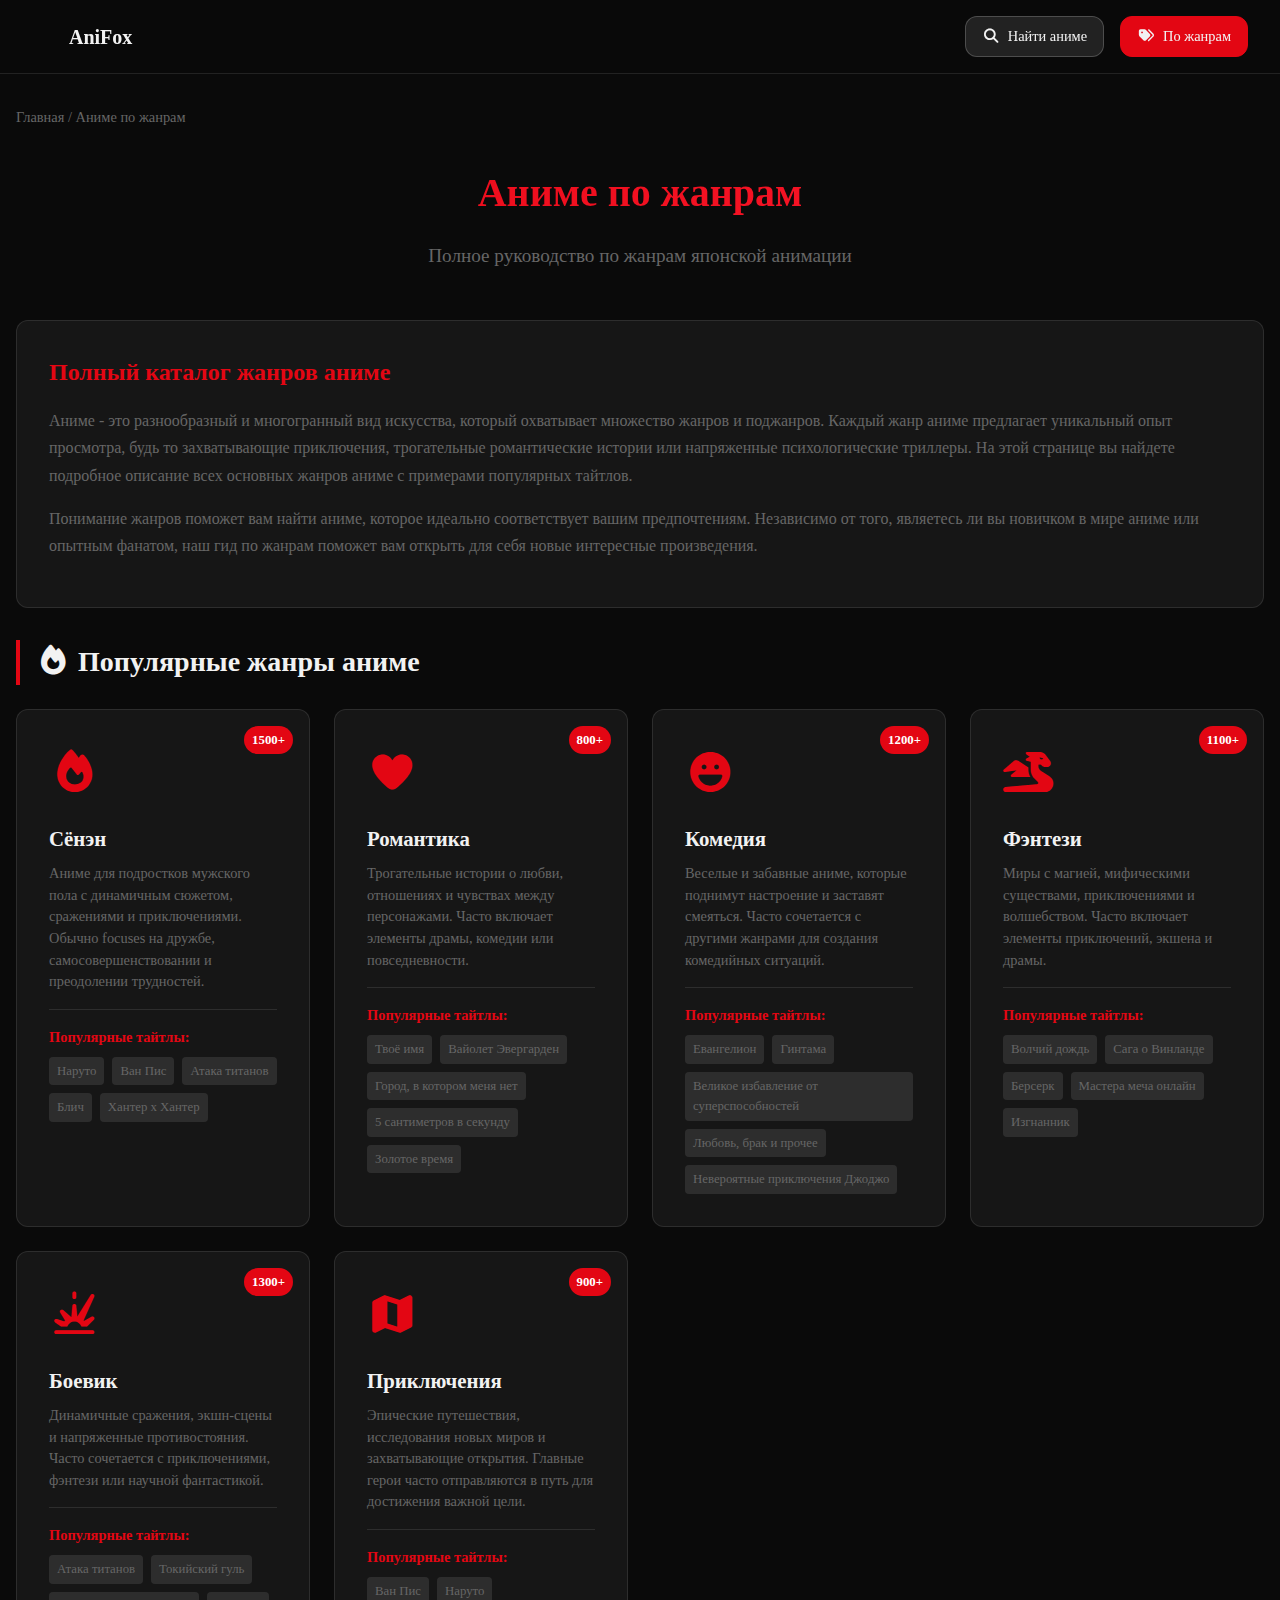
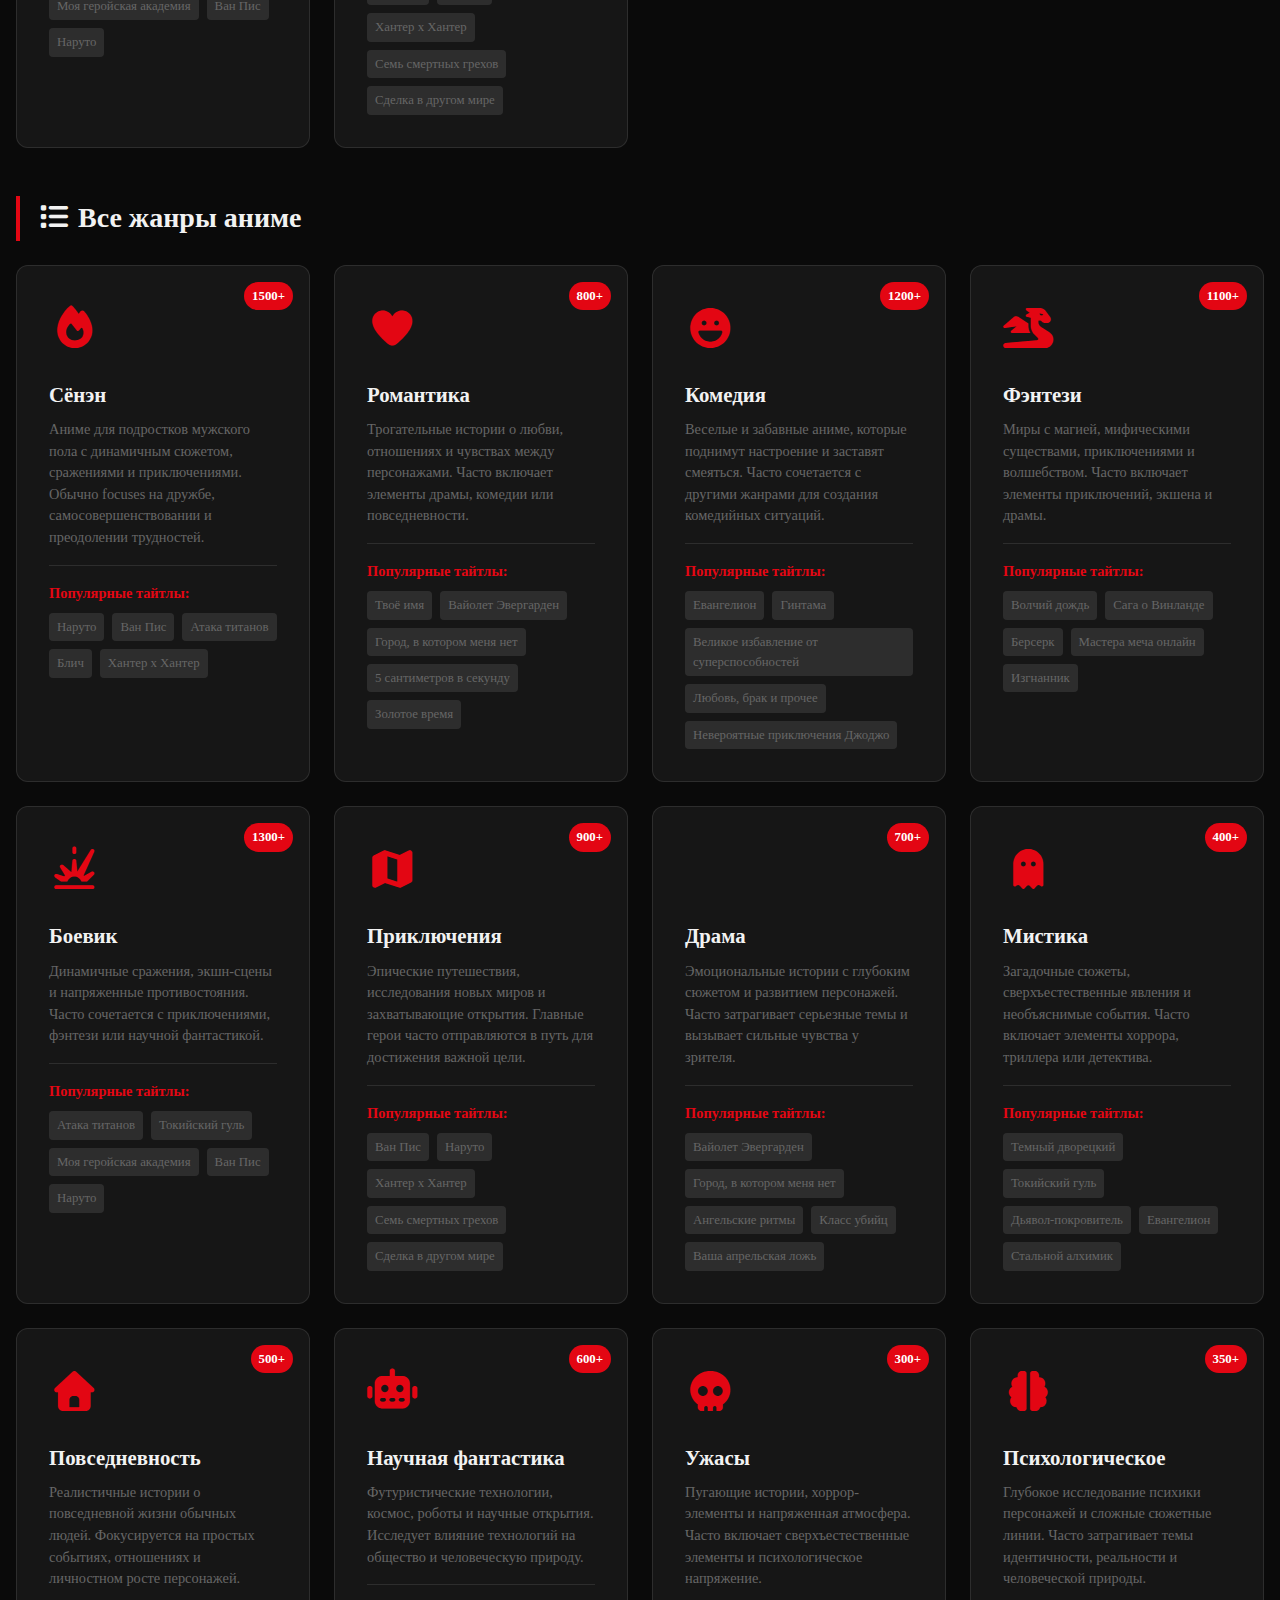
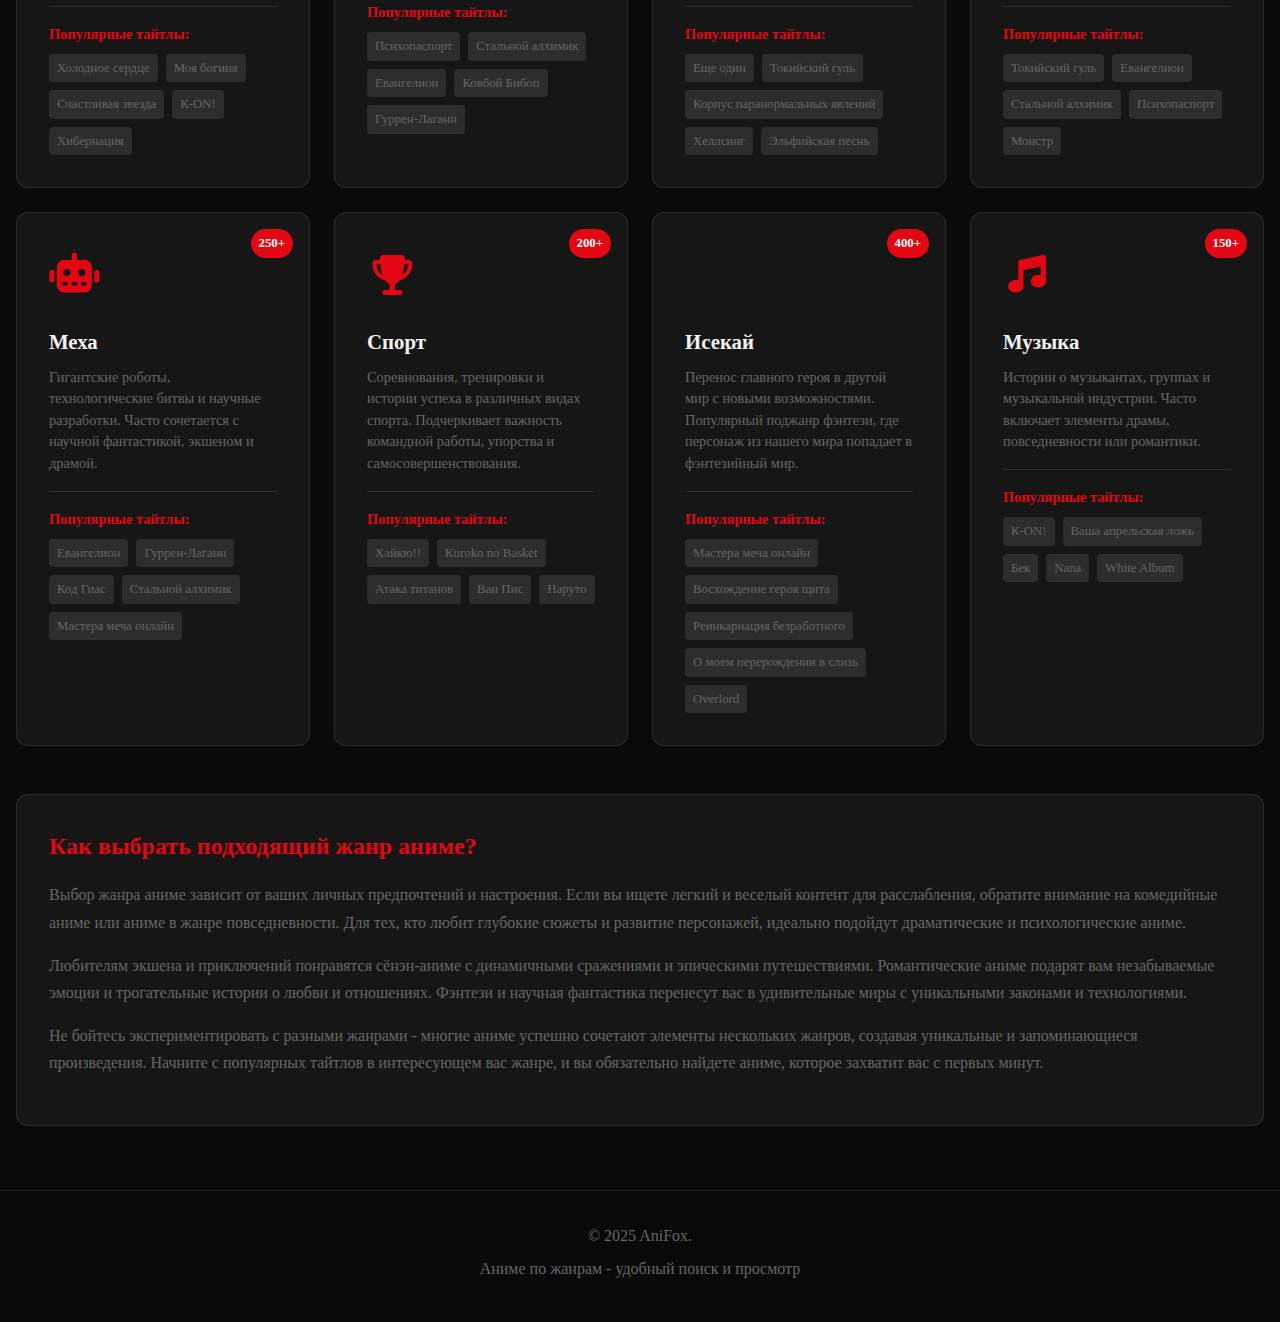
<file: genres.html>
<!DOCTYPE html>
<html lang="ru">
<head>
    <meta charset="UTF-8">
    <meta name="viewport" content="width=device-width, initial-scale=1.0">
    <title>Аниме по жанрам - смотреть онлайн бесплатно | AniFox</title>
    <meta name="description" content="Полный каталог жанров аниме: сёнэн, романтика, комедия, фэнтези, боевик и другие. Описание жанров, популярные тайтлы и рекомендации для просмотра.">
    <meta name="keywords" content="аниме по жанрам, сёнэн аниме, романтические аниме, комедийные аниме, фэнтези аниме, боевик аниме, приключения аниме, драма аниме, мистика аниме, повседневность аниме">
    
    <!-- Open Graph -->
    <meta property="og:title" content="Аниме по жанрам - смотреть онлайн бесплатно | AniFox">
    <meta property="og:description" content="Полный каталог жанров аниме с описаниями и рекомендациями. Найдите идеальное аниме для просмотра по вашему вкусу.">
    <meta property="og:type" content="website">
    <meta property="og:url" content="https://anifox-search.vercel.app/genres.html">
    
    <!-- Canonical URL -->
    <link rel="canonical" href="https://anifox-search.vercel.app/genres.html">

    <style>
        :root {
            --red: #e30613;
            --black: #0a0a0a;
            --white: #f2f2f2;
            --gray: #666;
            --dark-gray: #333;
            --radius: 12px;
            --transition: .3s;
        }
        
        * {
            box-sizing: border-box;
            margin: 0;
            padding: 0;
        }
        
        body {
            background: var(--black);
            color: var(--white);
            line-height: 1.6;
            min-height: 100vh;
            display: flex;
            flex-direction: column;
        }
        
        /* Header */
        .header {
            background: rgba(10, 10, 10, 0.95);
            border-bottom: 1px solid rgba(255, 255, 255, 0.1);
            padding: 1rem 2rem;
            position: sticky;
            top: 0;
            z-index: 1000;
        }
        
        .header-content {
            max-width: 1400px;
            margin: 0 auto;
            display: flex;
            justify-content: space-between;
            align-items: center;
            flex-wrap: wrap;
            gap: 1rem;
        }
        
        .logo-link {
            display: flex;
            align-items: center;
            gap: 0.75rem;
            text-decoration: none;
            color: var(--white);
            font-weight: 600;
            font-size: 1.25rem;
        }
        
        .logo-link:hover {
            color: var(--red);
        }
        
        .nav-buttons {
            display: flex;
            gap: 1rem;
            flex-wrap: wrap;
        }
        
        .nav-btn {
            background: rgba(255, 255, 255, 0.1);
            border: 1px solid rgba(255, 255, 255, 0.2);
            color: var(--white);
            padding: 0.5rem 1rem;
            border-radius: var(--radius);
            cursor: pointer;
            transition: var(--transition);
            text-decoration: none;
            display: inline-flex;
            align-items: center;
            gap: 0.5rem;
            font-size: 0.9rem;
        }
        
        .nav-btn:hover {
            background: var(--red);
            border-color: var(--red);
        }
        
        .nav-btn.active {
            background: var(--red);
            border-color: var(--red);
        }
        
        /* Main Content */
        .main-content {
            flex: 1;
            padding: 2rem 1rem;
            max-width: 1400px;
            margin: 0 auto;
            width: 100%;
        }
        
        .page-header {
            text-align: center;
            margin-bottom: 3rem;
        }
        
        .page-header h1 {
            font-size: 2.5rem;
            margin-bottom: 1rem;
            color: var(--white);
            background: linear-gradient(135deg, var(--red), #ff1a2e);
            -webkit-background-clip: text;
            -webkit-text-fill-color: transparent;
            background-clip: text;
        }
        
        .page-header p {
            color: var(--gray);
            font-size: 1.2rem;
            max-width: 600px;
            margin: 0 auto;
        }
        
        /* SEO Text */
        .seo-intro {
            background: rgba(255, 255, 255, 0.05);
            border-radius: var(--radius);
            padding: 2rem;
            margin-bottom: 2rem;
            border: 1px solid rgba(255, 255, 255, 0.1);
        }
        
        .seo-intro h2 {
            color: var(--red);
            margin-bottom: 1rem;
            font-size: 1.5rem;
        }
        
        .seo-intro p {
            color: var(--gray);
            margin-bottom: 1rem;
            line-height: 1.7;
        }
        
        /* Genres Grid */
        .genres-section {
            margin-bottom: 3rem;
        }
        
        .section-title {
            font-size: 1.75rem;
            margin-bottom: 1.5rem;
            color: var(--white);
            border-left: 4px solid var(--red);
            padding-left: 1rem;
        }
        
        .genres-grid {
            display: grid;
            grid-template-columns: repeat(auto-fill, minmax(280px, 1fr));
            gap: 1.5rem;
            margin-bottom: 2rem;
        }
        
        .genre-card {
            background: rgba(255, 255, 255, 0.05);
            border: 1px solid rgba(255, 255, 255, 0.1);
            border-radius: var(--radius);
            padding: 2rem;
            text-decoration: none;
            color: var(--white);
            transition: var(--transition);
            position: relative;
            overflow: hidden;
        }
        
        .genre-card::before {
            content: '';
            position: absolute;
            top: 0;
            left: -100%;
            width: 100%;
            height: 100%;
            background: linear-gradient(90deg, transparent, rgba(227, 6, 19, 0.1), transparent);
            transition: var(--transition);
        }
        
        .genre-card:hover {
            transform: translateY(-5px);
            border-color: var(--red);
            box-shadow: 0 10px 30px rgba(227, 6, 19, 0.2);
        }
        
        .genre-card:hover::before {
            left: 100%;
        }
        
        .genre-icon {
            font-size: 2.5rem;
            margin-bottom: 1rem;
            color: var(--red);
        }
        
        .genre-title {
            font-size: 1.3rem;
            margin-bottom: 0.5rem;
            font-weight: 600;
        }
        
        .genre-description {
            color: var(--gray);
            font-size: 0.9rem;
            line-height: 1.5;
        }
        
        .genre-count {
            position: absolute;
            top: 1rem;
            right: 1rem;
            background: var(--red);
            color: white;
            padding: 0.25rem 0.5rem;
            border-radius: 20px;
            font-size: 0.8rem;
            font-weight: 600;
        }
        
        /* Popular Titles */
        .popular-titles {
            margin-top: 1rem;
            padding-top: 1rem;
            border-top: 1px solid rgba(255, 255, 255, 0.1);
        }
        
        .popular-titles h4 {
            color: var(--red);
            margin-bottom: 0.5rem;
            font-size: 0.9rem;
        }
        
        .title-list {
            display: flex;
            flex-wrap: wrap;
            gap: 0.5rem;
        }
        
        .title-tag {
            background: rgba(255, 255, 255, 0.1);
            padding: 0.25rem 0.5rem;
            border-radius: 4px;
            font-size: 0.8rem;
            color: var(--gray);
        }
        
        /* Breadcrumbs */
        .breadcrumbs {
            margin-bottom: 2rem;
            color: var(--gray);
            font-size: 0.9rem;
        }
        
        .breadcrumbs a {
            color: var(--gray);
            text-decoration: none;
            transition: var(--transition);
        }
        
        .breadcrumbs a:hover {
            color: var(--red);
        }
        
        /* Footer */
        .footer {
            background: rgba(10, 10, 10, 0.95);
            border-top: 1px solid rgba(255, 255, 255, 0.1);
            margin-top: auto;
        }
        
        .footer-content {
            max-width: 1400px;
            margin: 0 auto;
            padding: 2rem 1rem;
            text-align: center;
        }
        
        .footer p {
            color: var(--gray);
            margin-bottom: 0.5rem;
        }
        
        /* Responsive */
        @media (max-width: 768px) {
            .header {
                padding: 1rem;
            }
            
            .nav-buttons {
                flex-direction: column;
                width: 100%;
            }
            
            .nav-btn {
                width: 100%;
                justify-content: center;
            }
            
            .page-header h1 {
                font-size: 2rem;
            }
            
            .genres-grid {
                grid-template-columns: repeat(auto-fill, minmax(250px, 1fr));
                gap: 1rem;
            }
        }
        
        @media (max-width: 480px) {
            .genre-card {
                padding: 1.5rem;
            }
            
            .genre-icon {
                font-size: 2rem;
            }
            
            .page-header h1 {
                font-size: 1.75rem;
            }
        }
    </style>
    
    <!-- Font Awesome -->
    <link rel="stylesheet" href="/css/all.min.css">
</head>
<body>
    <!-- Header -->
    <header class="header">
        <div class="header-content">
            <a href="/" class="logo-link">
                <i class="fas fa-fox"></i>
                <span>AniFox</span>
            </a>
            <div class="nav-buttons">
                <a href="/" class="nav-btn">
                    <i class="fas fa-search"></i>
                    Найти аниме
                </a>
                <a href="/genres.html" class="nav-btn active">
                    <i class="fas fa-tags"></i>
                    По жанрам
                </a>
            </div>
        </div>
    </header>

    <!-- Main Content -->
    <main class="main-content">
        <!-- Breadcrumbs -->
        <div class="breadcrumbs">
            <a href="/">Главная</a> / <span>Аниме по жанрам</span>
        </div>

        <!-- Page Header -->
        <div class="page-header">
            <h1>Аниме по жанрам</h1>
            <p>Полное руководство по жанрам японской анимации</p>
        </div>

        <!-- SEO Introduction -->
        <div class="seo-intro">
            <h2>Полный каталог жанров аниме</h2>
            <p>Аниме - это разнообразный и многогранный вид искусства, который охватывает множество жанров и поджанров. Каждый жанр аниме предлагает уникальный опыт просмотра, будь то захватывающие приключения, трогательные романтические истории или напряженные психологические триллеры. На этой странице вы найдете подробное описание всех основных жанров аниме с примерами популярных тайтлов.</p>
            <p>Понимание жанров поможет вам найти аниме, которое идеально соответствует вашим предпочтениям. Независимо от того, являетесь ли вы новичком в мире аниме или опытным фанатом, наш гид по жанрам поможет вам открыть для себя новые интересные произведения.</p>
        </div>

        <!-- Popular Genres -->
        <div class="genres-section">
            <h2 class="section-title">
                <i class="fas fa-fire"></i>
                Популярные жанры аниме
            </h2>
            <div class="genres-grid" id="popularGenres">
                <!-- Жанры будут добавлены через JavaScript -->
            </div>
        </div>

        <!-- All Genres -->
        <div class="genres-section">
            <h2 class="section-title">
                <i class="fas fa-list"></i>
                Все жанры аниме
            </h2>
            <div class="genres-grid" id="allGenres">
                <!-- Жанры будут добавлены через JavaScript -->
            </div>
        </div>

        <!-- SEO Footer Text -->
        <div class="seo-intro">
            <h2>Как выбрать подходящий жанр аниме?</h2>
            <p>Выбор жанра аниме зависит от ваших личных предпочтений и настроения. Если вы ищете легкий и веселый контент для расслабления, обратите внимание на комедийные аниме или аниме в жанре повседневности. Для тех, кто любит глубокие сюжеты и развитие персонажей, идеально подойдут драматические и психологические аниме.</p>
            <p>Любителям экшена и приключений понравятся сёнэн-аниме с динамичными сражениями и эпическими путешествиями. Романтические аниме подарят вам незабываемые эмоции и трогательные истории о любви и отношениях. Фэнтези и научная фантастика перенесут вас в удивительные миры с уникальными законами и технологиями.</p>
            <p>Не бойтесь экспериментировать с разными жанрами - многие аниме успешно сочетают элементы нескольких жанров, создавая уникальные и запоминающиеся произведения. Начните с популярных тайтлов в интересующем вас жанре, и вы обязательно найдете аниме, которое захватит вас с первых минут.</p>
        </div>
    </main>

    <!-- Footer -->
    <footer class="footer">
        <div class="footer-content">
            <p>&copy; 2025 AniFox.</p>
            <p>Аниме по жанрам - удобный поиск и просмотр</p>
        </div>
    </footer>

    <!-- JavaScript -->
    <script>
        // Данные о жанрах аниме
        const POPULAR_GENRES = [
            {
                id: 'senen',
                name: 'Сёнэн',
                description: 'Аниме для подростков мужского пола с динамичным сюжетом, сражениями и приключениями. Обычно focuses на дружбе, самосовершенствовании и преодолении трудностей.',
                icon: 'fa-fire',
                count: '1500+',
                popularTitles: ['Наруто', 'Ван Пис', 'Атака титанов', 'Блич', 'Хантер х Хантер']
            },
            {
                id: 'romance',
                name: 'Романтика',
                description: 'Трогательные истории о любви, отношениях и чувствах между персонажами. Часто включает элементы драмы, комедии или повседневности.',
                icon: 'fa-heart',
                count: '800+',
                popularTitles: ['Твоё имя', 'Вайолет Эвергарден', 'Город, в котором меня нет', '5 сантиметров в секунду', 'Золотое время']
            },
            {
                id: 'comedy',
                name: 'Комедия',
                description: 'Веселые и забавные аниме, которые поднимут настроение и заставят смеяться. Часто сочетается с другими жанрами для создания комедийных ситуаций.',
                icon: 'fa-laugh',
                count: '1200+',
                popularTitles: ['Евангелион', 'Гинтама', 'Великое избавление от суперспособностей', 'Любовь, брак и прочее', 'Невероятные приключения Джоджо']
            },
            {
                id: 'fantasy',
                name: 'Фэнтези',
                description: 'Миры с магией, мифическими существами, приключениями и волшебством. Часто включает элементы приключений, экшена и драмы.',
                icon: 'fa-dragon',
                count: '1100+',
                popularTitles: ['Волчий дождь', 'Сага о Винланде', 'Берсерк', 'Мастера меча онлайн', 'Изгнанник']
            },
            {
                id: 'action',
                name: 'Боевик',
                description: 'Динамичные сражения, экшн-сцены и напряженные противостояния. Часто сочетается с приключениями, фэнтези или научной фантастикой.',
                icon: 'fa-explosion',
                count: '1300+',
                popularTitles: ['Атака титанов', 'Токийский гуль', 'Моя геройская академия', 'Ван Пис', 'Наруто']
            },
            {
                id: 'adventure',
                name: 'Приключения',
                description: 'Эпические путешествия, исследования новых миров и захватывающие открытия. Главные герои часто отправляются в путь для достижения важной цели.',
                icon: 'fa-map',
                count: '900+',
                popularTitles: ['Ван Пис', 'Наруто', 'Хантер х Хантер', 'Семь смертных грехов', 'Сделка в другом мире']
            }
        ];

        const ALL_GENRES = [
            ...POPULAR_GENRES,
            {
                id: 'drama',
                name: 'Драма',
                description: 'Эмоциональные истории с глубоким сюжетом и развитием персонажей. Часто затрагивает серьезные темы и вызывает сильные чувства у зрителя.',
                icon: 'fa-masks',
                count: '700+',
                popularTitles: ['Вайолет Эвергарден', 'Город, в котором меня нет', 'Ангельские ритмы', 'Класс убийц', 'Ваша апрельская ложь']
            },
            {
                id: 'mystery',
                name: 'Мистика',
                description: 'Загадочные сюжеты, сверхъестественные явления и необъяснимые события. Часто включает элементы хоррора, триллера или детектива.',
                icon: 'fa-ghost',
                count: '400+',
                popularTitles: ['Темный дворецкий', 'Токийский гуль', 'Дьявол-покровитель', 'Евангелион', 'Стальной алхимик']
            },
            {
                id: 'slice-of-life',
                name: 'Повседневность',
                description: 'Реалистичные истории о повседневной жизни обычных людей. Фокусируется на простых событиях, отношениях и личностном росте персонажей.',
                icon: 'fa-home',
                count: '500+',
                popularTitles: ['Холодное сердце', 'Моя богиня', 'Счастливая звезда', 'К-ON!', 'Хибернация']
            },
            {
                id: 'sci-fi',
                name: 'Научная фантастика',
                description: 'Футуристические технологии, космос, роботы и научные открытия. Исследует влияние технологий на общество и человеческую природу.',
                icon: 'fa-robot',
                count: '600+',
                popularTitles: ['Психопаспорт', 'Стальной алхимик', 'Евангелион', 'Ковбой Бибоп', 'Гуррен-Лаганн']
            },
            {
                id: 'horror',
                name: 'Ужасы',
                description: 'Пугающие истории, хоррор-элементы и напряженная атмосфера. Часто включает сверхъестественные элементы и психологическое напряжение.',
                icon: 'fa-skull',
                count: '300+',
                popularTitles: ['Еще один', 'Токийский гуль', 'Корпус паранормальных явлений', 'Хеллсинг', 'Эльфийская песнь']
            },
            {
                id: 'psychological',
                name: 'Психологическое',
                description: 'Глубокое исследование психики персонажей и сложные сюжетные линии. Часто затрагивает темы идентичности, реальности и человеческой природы.',
                icon: 'fa-brain',
                count: '350+',
                popularTitles: ['Токийский гуль', 'Евангелион', 'Стальной алхимик', 'Психопаспорт', 'Монстр']
            },
            {
                id: 'mecha',
                name: 'Меха',
                description: 'Гигантские роботы, технологические битвы и научные разработки. Часто сочетается с научной фантастикой, экшеном и драмой.',
                icon: 'fa-robot',
                count: '250+',
                popularTitles: ['Евангелион', 'Гуррен-Лаганн', 'Код Гиас', 'Стальной алхимик', 'Мастера меча онлайн']
            },
            {
                id: 'sports',
                name: 'Спорт',
                description: 'Соревнования, тренировки и истории успеха в различных видах спорта. Подчеркивает важность командной работы, упорства и самосовершенствования.',
                icon: 'fa-trophy',
                count: '200+',
                popularTitles: ['Хайкю!!', 'Кuroko no Basket', 'Атака титанов', 'Ван Пис', 'Наруто']
            },
            {
                id: 'isekai',
                name: 'Исекай',
                description: 'Перенос главного героя в другой мир с новыми возможностями. Популярный поджанр фэнтези, где персонаж из нашего мира попадает в фэнтезийный мир.',
                icon: 'fa-portal',
                count: '400+',
                popularTitles: ['Мастера меча онлайн', 'Восхождение героя щита', 'Реинкарнация безработного', 'О моем перерождении в слизь', 'Overlord']
            },
            {
                id: 'music',
                name: 'Музыка',
                description: 'Истории о музыкантах, группах и музыкальной индустрии. Часто включает элементы драмы, повседневности или романтики.',
                icon: 'fa-music',
                count: '150+',
                popularTitles: ['К-ON!', 'Ваша апрельская ложь', 'Бек', 'Nana', 'White Album']
            }
        ];

        // Инициализация при загрузке страницы
        document.addEventListener('DOMContentLoaded', function() {
            renderPopularGenres();
            renderAllGenres();
        });

        // Рендер популярных жанров
        function renderPopularGenres() {
            const container = document.getElementById('popularGenres');
            container.innerHTML = '';
            
            POPULAR_GENRES.forEach(genre => {
                const genreCard = createGenreCard(genre);
                container.appendChild(genreCard);
            });
        }

        // Рендер всех жанров
        function renderAllGenres() {
            const container = document.getElementById('allGenres');
            container.innerHTML = '';
            
            ALL_GENRES.forEach(genre => {
                const genreCard = createGenreCard(genre);
                container.appendChild(genreCard);
            });
        }

        // Создание карточки жанра
        function createGenreCard(genre) {
            const card = document.createElement('div');
            card.className = 'genre-card';
            
            card.innerHTML = `
                <div class="genre-icon">
                    <i class="fas ${genre.icon}"></i>
                </div>
                <div class="genre-title">${genre.name}</div>
                <div class="genre-description">${genre.description}</div>
                <div class="genre-count">${genre.count}</div>
                <div class="popular-titles">
                    <h4>Популярные тайтлы:</h4>
                    <div class="title-list">
                        ${genre.popularTitles.map(title => `<span class="title-tag">${title}</span>`).join('')}
                    </div>
                </div>
            `;
            
            return card;
        }
    </script>
</body>
</html>
</file>
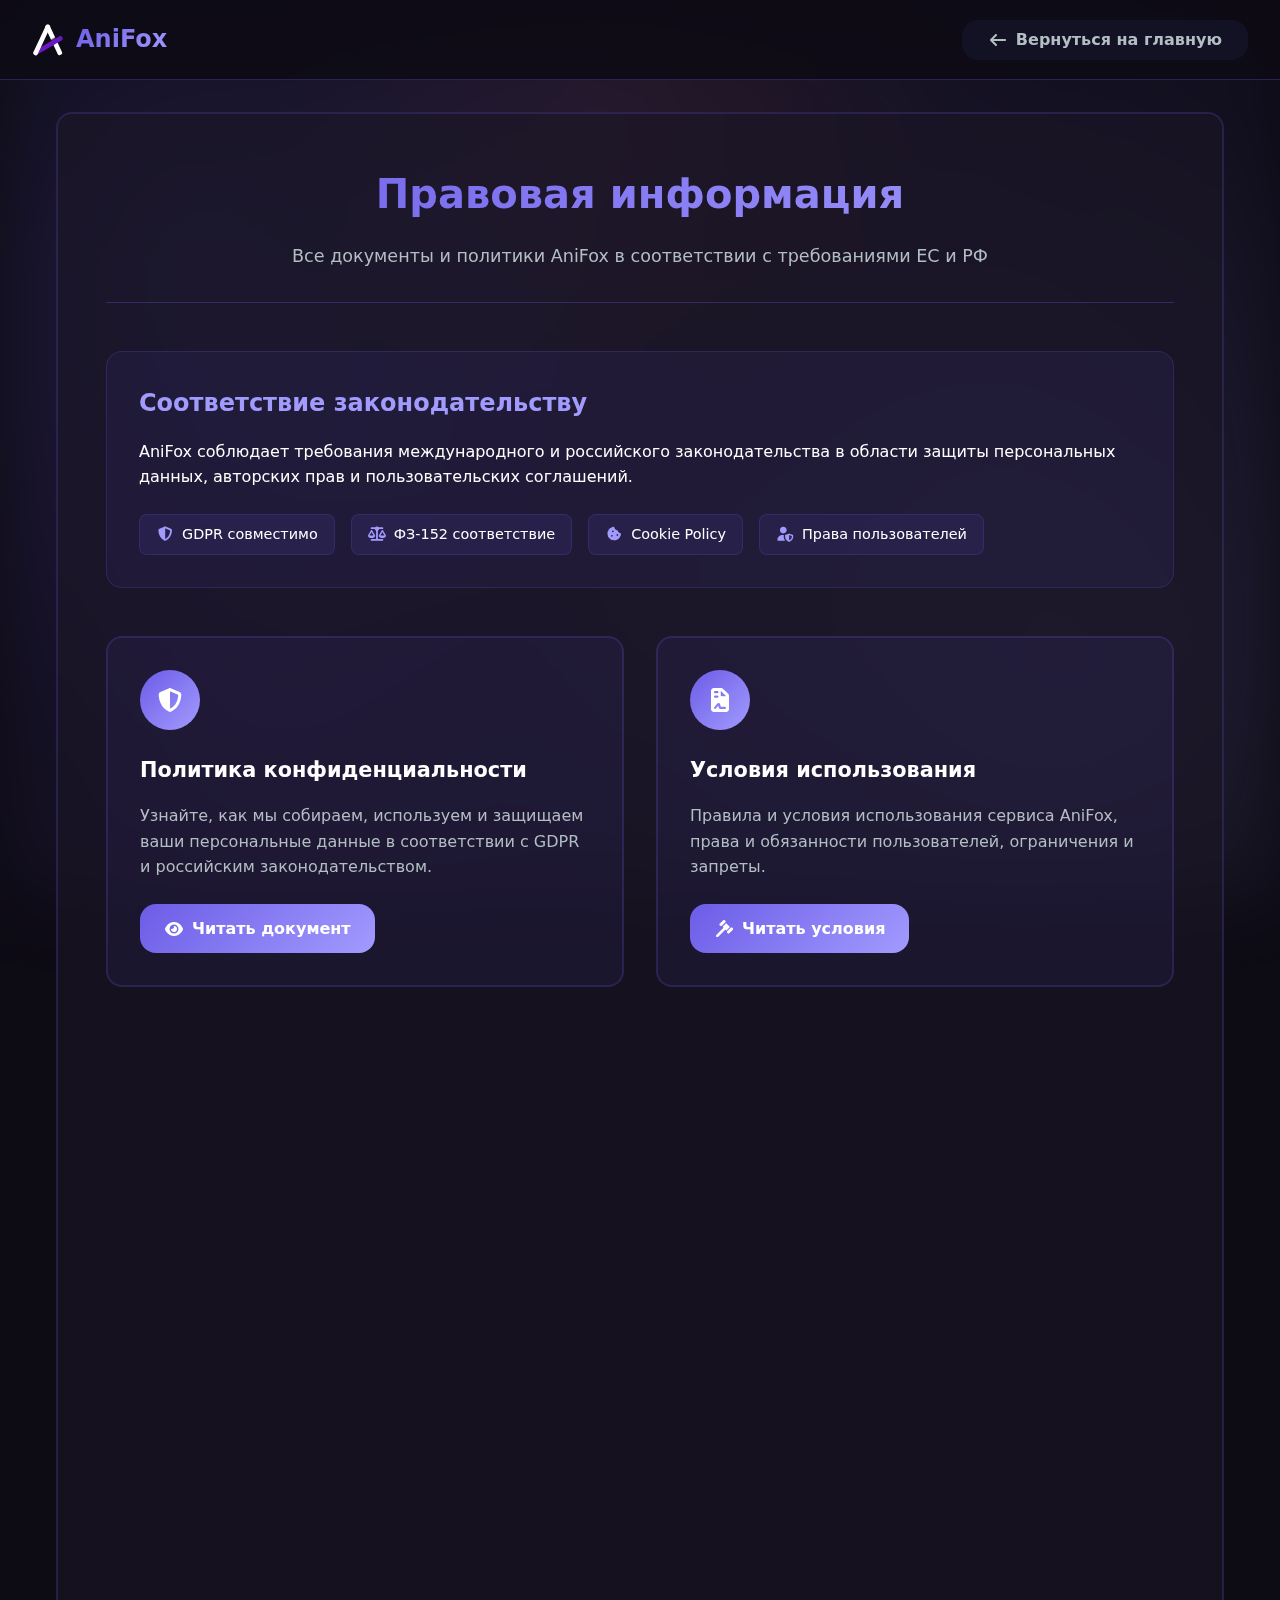
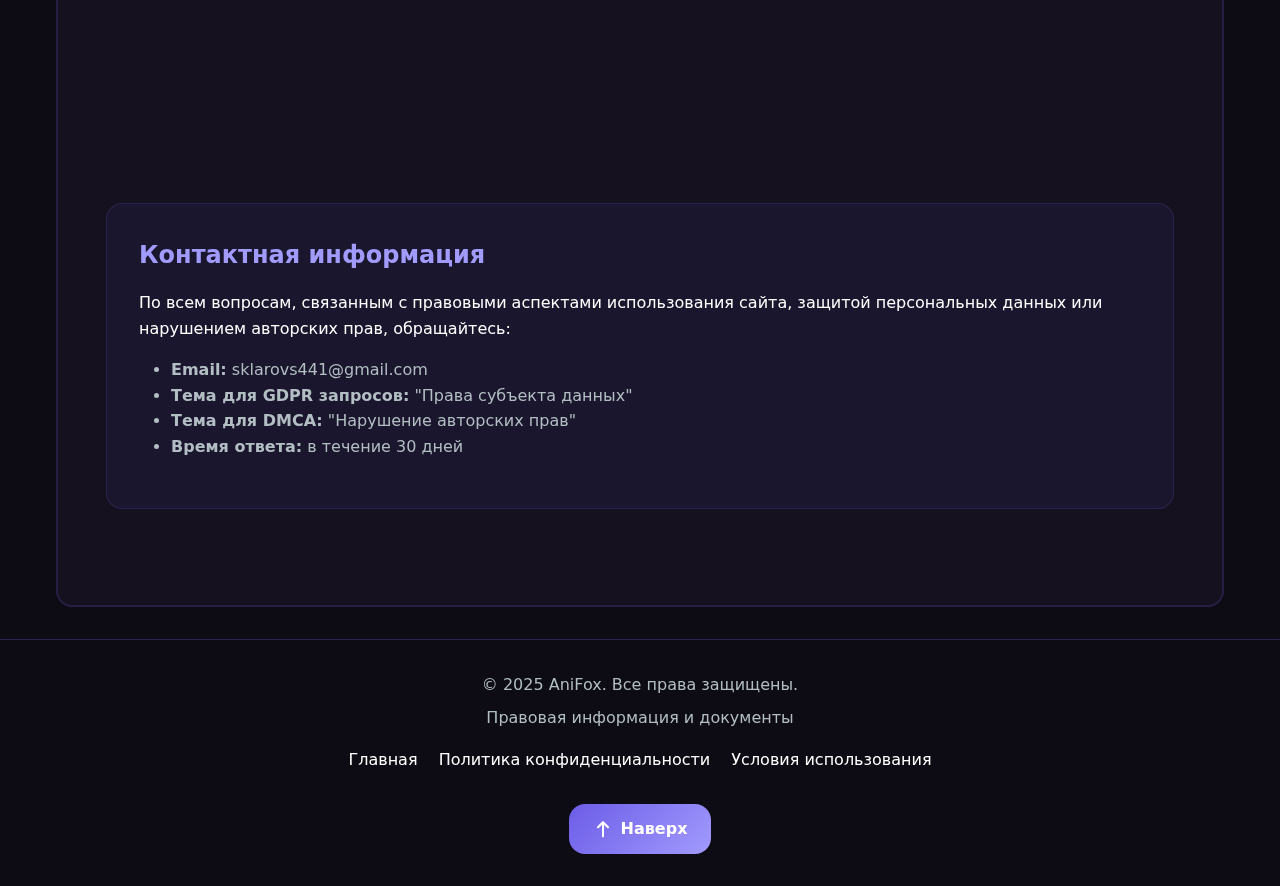
<file: legal.html>
<!DOCTYPE html>
<!--
 * AniFox 2.4 - Правовая информация
 * 
 * 💻 Разработано SerGio Play
 * 🌐 Веб-сайт: https://sergioplay-dev.vercel.app/
 * 📁 GitHub: https://github.com/SerGioPlay01/anifox-search
 * 
 * При использовании данного проекта обязательно указывайте ссылку на разработчика.
-->
<html lang="ru">
<head>
    <meta charset="UTF-8">
    <meta name="viewport" content="width=device-width, initial-scale=1.0">
    <title>Правовая информация - AniFox</title>
    <meta name="description" content="Правовая информация AniFox. Все документы: политика конфиденциальности, условия использования, права пользователей.">
    
    <!-- Favicon -->
    <link rel="icon" href="/favicon/favicon.ico">
    
    <!-- Font Awesome -->
    <link rel="stylesheet" href="/css/all.min.css">
    
    <!-- Styles -->
    <style>
        :root {
            --primary: #6c5ce7;
            --primary-dark: #5f3dc4;
            --primary-light: #a29bfe;
            --secondary: #fd79a8;
            --accent: #e17055;
            --background: #0d0b14;
            --background-light: #1a1625;
            --surface: rgba(108, 92, 231, 0.08);
            --surface-hover: rgba(108, 92, 231, 0.15);
            --white: #ffffff;
            --text-primary: #ffffff;
            --text-secondary: #b2bec3;
            --text-muted: #74b9ff;
            --radius: 16px;
            --radius-small: 8px;
            --transition: all 0.3s cubic-bezier(0.4, 0, 0.2, 1);
            --glow: 0 0 0 2px rgba(108, 92, 231, 0.5);
            --glow-hover: 0 0 0 3px rgba(108, 92, 231, 0.8);
            --gradient-primary: linear-gradient(135deg, var(--primary) 0%, var(--primary-light) 100%);
            --gradient-secondary: linear-gradient(135deg, var(--secondary) 0%, var(--accent) 100%);
            --blur: blur(20px);
            --element-height: 40px;
        }
        
        * {
            box-sizing: border-box;
            margin: 0;
            padding: 0;
        }
        
        body {
            font-family: "Rubik", system-ui, -apple-system, sans-serif;
            background: var(--background);
            color: var(--text-primary);
            display: flex;
            flex-direction: column;
            min-height: 100vh;
            line-height: 1.6;
            position: relative;
            overflow-x: hidden;
        }

        body::before {
            content: '';
            position: fixed;
            top: 0;
            left: 0;
            width: 100%;
            height: 100%;
            background: 
                radial-gradient(circle at 15% 25%, rgba(108, 92, 231, 0.15) 0%, transparent 40%),
                radial-gradient(circle at 85% 75%, rgba(162, 155, 254, 0.12) 0%, transparent 45%),
                radial-gradient(circle at 50% 10%, rgba(253, 121, 168, 0.08) 0%, transparent 35%),
                radial-gradient(circle at 20% 80%, rgba(95, 61, 196, 0.12) 0%, transparent 50%),
                radial-gradient(circle at 80% 20%, rgba(108, 92, 231, 0.08) 0%, transparent 60%),
                radial-gradient(circle at 40% 60%, rgba(162, 155, 254, 0.06) 0%, transparent 70%);
            pointer-events: none;
            z-index: -1;
            filter: blur(40px);
            animation: backgroundFloat 20s ease-in-out infinite;
        }

        @keyframes backgroundFloat {
            0%, 100% {
                transform: translateY(0px) scale(1);
                opacity: 0.8;
            }
            25% {
                transform: translateY(-10px) scale(1.02);
                opacity: 0.9;
            }
            50% {
                transform: translateY(-5px) scale(0.98);
                opacity: 0.85;
            }
            75% {
                transform: translateY(-15px) scale(1.01);
                opacity: 0.95;
            }
        }
        
        /* Header */
        .header {
            display: flex;
            align-items: center;
            justify-content: space-between;
            padding: 1rem 2rem;
            background: rgba(13, 11, 20, 0.85);
            border-bottom: 1px solid rgba(108, 92, 231, 0.3);
            position: sticky;
            top: 0;
            z-index: 100;
            backdrop-filter: var(--blur);
            height: 80px;
        }
        
        .logo-link {
            display: flex;
            align-items: center;
            gap: 0.75rem;
            text-decoration: none;
            color: var(--text-primary);
            font-weight: 700;
            font-size: 1.5rem;
            transition: var(--transition);
            height: var(--element-height);
        }
        
        .logo-link:hover {
            transform: translateY(-2px);
            color: var(--primary-light);
        }

        .logo-text {
            background: var(--gradient-primary);
            -webkit-background-clip: text;
            -webkit-text-fill-color: transparent;
            background-clip: text;
        }
        
        .nav-btn {
            display: flex;
            align-items: center;
            gap: 0.5rem;
            padding: 0 1.5rem;
            height: var(--element-height);
            border: none;
            border-radius: var(--radius);
            background: var(--surface);
            color: var(--text-secondary);
            font-weight: 600;
            cursor: pointer;
            transition: var(--transition);
            text-decoration: none;
            backdrop-filter: var(--blur);
            border: 2px solid transparent;
        }
        
        .nav-btn:hover {
            color: var(--text-primary);
            background: var(--surface-hover);
            transform: translateY(-2px);
            border-color: var(--primary);
            box-shadow: var(--glow-hover);
        }
        
        /* Main Content */
        .main-content {
            flex: 1;
            padding: 2rem 1rem;
            max-width: 1200px;
            margin: 0 auto;
            width: 100%;
        }
        
        .legal-container {
            background: rgba(26, 22, 37, 0.6);
            border: 2px solid rgba(108, 92, 231, 0.2);
            border-radius: var(--radius);
            padding: 3rem;
            backdrop-filter: var(--blur);
            transition: var(--transition);
        }
        
        .legal-header {
            text-align: center;
            margin-bottom: 3rem;
            padding-bottom: 2rem;
            border-bottom: 1px solid rgba(108, 92, 231, 0.3);
        }
        
        .legal-header h1 {
            font-size: 2.5rem;
            margin-bottom: 1rem;
            color: var(--text-primary);
            background: var(--gradient-primary);
            -webkit-background-clip: text;
            -webkit-text-fill-color: transparent;
            background-clip: text;
            font-weight: 700;
        }
        
        .legal-header p {
            color: var(--text-secondary);
            font-size: 1.1rem;
        }
        
        .documents-grid {
            display: grid;
            grid-template-columns: repeat(auto-fit, minmax(350px, 1fr));
            gap: 2rem;
            margin-top: 2rem;
        }

        .document-card {
            background: var(--surface);
            border: 2px solid rgba(108, 92, 231, 0.2);
            border-radius: var(--radius);
            padding: 2rem;
            transition: var(--transition);
            position: relative;
            overflow: hidden;
        }

        .document-card::before {
            content: "";
            position: absolute;
            top: 0;
            left: 0;
            right: 0;
            height: 3px;
            background: var(--gradient-primary);
            transition: var(--transition);
            opacity: 0;
        }

        .document-card:hover {
            transform: translateY(-8px);
            border-color: var(--primary);
            background: var(--surface-hover);
            box-shadow: var(--glow-hover);
        }

        .document-card:hover::before {
            opacity: 1;
        }

        .document-icon {
            width: 60px;
            height: 60px;
            background: var(--gradient-primary);
            border-radius: 50%;
            display: flex;
            align-items: center;
            justify-content: center;
            margin-bottom: 1.5rem;
            font-size: 1.5rem;
            color: var(--white);
        }

        .document-card h3 {
            color: var(--text-primary);
            font-size: 1.3rem;
            margin-bottom: 1rem;
            font-weight: 600;
        }

        .document-card p {
            color: var(--text-secondary);
            margin-bottom: 1.5rem;
            line-height: 1.6;
        }

        .document-link {
            display: inline-flex;
            align-items: center;
            gap: 0.5rem;
            background: var(--gradient-primary);
            color: var(--white);
            padding: 0.75rem 1.5rem;
            border-radius: var(--radius);
            text-decoration: none;
            transition: var(--transition);
            font-weight: 600;
        }

        .document-link:hover {
            transform: translateY(-2px);
            box-shadow: var(--glow-hover);
        }

        .compliance-info {
            background: var(--surface);
            border-radius: var(--radius);
            padding: 2rem;
            margin: 3rem 0;
            border: 1px solid rgba(108, 92, 231, 0.2);
        }

        .compliance-info h2 {
            color: var(--primary-light);
            margin-bottom: 1rem;
            font-weight: 600;
        }

        .compliance-badges {
            display: flex;
            flex-wrap: wrap;
            gap: 1rem;
            margin-top: 1.5rem;
        }

        .compliance-badge {
            display: flex;
            align-items: center;
            gap: 0.5rem;
            background: rgba(108, 92, 231, 0.1);
            padding: 0.5rem 1rem;
            border-radius: var(--radius-small);
            border: 1px solid rgba(108, 92, 231, 0.2);
            color: var(--text-primary);
            font-size: 0.9rem;
            font-weight: 500;
        }

        .compliance-badge i {
            color: var(--primary-light);
        }
        
        /* Footer */
        .footer {
            background: rgba(13, 11, 20, 0.9);
            border-top: 1px solid rgba(108, 92, 231, 0.3);
            margin-top: auto;
            backdrop-filter: var(--blur);
        }
        
        .footer-content {
            max-width: 1200px;
            margin: 0 auto;
            padding: 2rem 1rem;
            text-align: center;
        }
        
        .footer p {
            color: var(--text-secondary);
            margin-bottom: 0.5rem;
        }

        .footer a {
            color: var(--text-primary);
            text-decoration: none;
            transition: var(--transition);
        }

        .footer a:hover {
            color: var(--primary-light);
        }
        
        .back-to-top {
            display: inline-flex;
            align-items: center;
            gap: 0.5rem;
            background: var(--gradient-primary);
            color: var(--white);
            padding: 0.75rem 1.5rem;
            border-radius: var(--radius);
            text-decoration: none;
            margin-top: 1rem;
            transition: var(--transition);
            font-weight: 600;
        }
        
        .back-to-top:hover {
            transform: translateY(-2px);
            box-shadow: var(--glow-hover);
        }
        
        /* Responsive */
        @media (max-width: 768px) {
            .header {
                padding: 1rem;
            }

            .main-content {
                padding: 0 1rem;
                margin: 1rem auto;
            }

            .legal-container {
                padding: 1.5rem;
            }

            .legal-header h1 {
                font-size: 2rem;
            }

            .documents-grid {
                grid-template-columns: 1fr;
                gap: 1.5rem;
            }

            .compliance-badges {
                justify-content: center;
            }
        }

        @media (max-width: 480px) {
            .legal-header h1 {
                font-size: 1.5rem;
            }

            .document-card {
                padding: 1.5rem;
            }
        }
    </style>
</head>

<body>
    <!-- Header -->
    <header class="header">
        <a href="/" class="logo-link">
            <!-- Оптимизированный SVG логотип -->
            <svg xmlns="http://www.w3.org/2000/svg" width="32" height="32" viewBox="0 0 265 275" fill="none"
                aria-hidden="true">
                <rect width="40.48" height="283.04" rx="15" transform="matrix(.9066 -.422 .42324 .90602 103.258 17.083)"
                    fill="url(#paint0_linear)" />
                <foreignObject x="-94.47" y="2.529" width="453.94" height="366.95">
                    <div xmlns="http://www.w3.org/1999/xhtml"
                        style="backdrop-filter:blur(50px);clip-path:url(#bgblur_clip);height:100%;width:100%"></div>
                </foreignObject>
                <rect width="40.44" height="283.32" rx="15" transform="matrix(-.5065 -.86224 -.86303 .50515 265 131.88)"
                    fill="url(#paint1_linear)" />
                <rect width="40.48" height="283.04" rx="15" transform="matrix(-.9066 -.422 -.42324 .90602 156.62 17.54)"
                    fill="url(#paint2_linear)" />
                <defs>
                    <clipPath id="bgblur_clip" transform="translate(94.47 -2.529)">
                        <rect width="40.44" height="283.32" rx="15"
                            transform="matrix(-.5065 -.86224 -.86303 .50515 265 131.88)" />
                    </clipPath>
                    <linearGradient id="paint0_linear" x1="20.24" y1="0" x2="27.54" y2="495.89">
                        <stop stop-color="#fff" />
                        <stop offset="1" stop-color="#fff" stop-opacity=".7" />
                    </linearGradient>
                    <linearGradient id="paint1_linear" x1="25.124" y1="411.96" x2="33.264" y2="-4.776">
                        <stop stop-color="#22083f" stop-opacity=".7" />
                        <stop offset="1" stop-color="#6c16c9" />
                    </linearGradient>
                    <linearGradient id="paint2_linear" x1="20.24" y1="0" x2="20.24" y2="283.04">
                        <stop stop-color="#fff" />
                        <stop offset="1" stop-color="#fff" />
                    </linearGradient>
                </defs>
            </svg>
            <span class="logo-text">AniFox</span>
        </a>
        <a href="/" class="nav-btn">
            <i class="fas fa-arrow-left"></i>
            Вернуться на главную
        </a>
    </header>

    <!-- Main Content -->
    <main class="main-content">
        <div class="legal-container">
            <div class="legal-header">
                <h1>Правовая информация</h1>
                <p>Все документы и политики AniFox в соответствии с требованиями ЕС и РФ</p>
            </div>

            <div class="compliance-info">
                <h2>Соответствие законодательству</h2>
                <p>AniFox соблюдает требования международного и российского законодательства в области защиты персональных данных, авторских прав и пользовательских соглашений.</p>
                
                <div class="compliance-badges">
                    <div class="compliance-badge">
                        <i class="fas fa-shield-alt"></i>
                        GDPR совместимо
                    </div>
                    <div class="compliance-badge">
                        <i class="fas fa-balance-scale"></i>
                        ФЗ-152 соответствие
                    </div>
                    <div class="compliance-badge">
                        <i class="fas fa-cookie-bite"></i>
                        Cookie Policy
                    </div>
                    <div class="compliance-badge">
                        <i class="fas fa-user-shield"></i>
                        Права пользователей
                    </div>
                </div>
            </div>
            
            <div class="documents-grid">
                <!-- Политика конфиденциальности -->
                <div class="document-card">
                    <div class="document-icon">
                        <i class="fas fa-shield-alt"></i>
                    </div>
                    <h3>Политика конфиденциальности</h3>
                    <p>Узнайте, как мы собираем, используем и защищаем ваши персональные данные в соответствии с GDPR и российским законодательством.</p>
                    <a href="/privacy-policy.html" class="document-link">
                        <i class="fas fa-eye"></i>
                        Читать документ
                    </a>
                </div>

                <!-- Условия использования -->
                <div class="document-card">
                    <div class="document-icon">
                        <i class="fas fa-file-contract"></i>
                    </div>
                    <h3>Условия использования</h3>
                    <p>Правила и условия использования сервиса AniFox, права и обязанности пользователей, ограничения и запреты.</p>
                    <a href="/terms-of-service.html" class="document-link">
                        <i class="fas fa-gavel"></i>
                        Читать условия
                    </a>
                </div>

                <!-- Политика cookies -->
                <div class="document-card">
                    <div class="document-icon">
                        <i class="fas fa-cookie-bite"></i>
                    </div>
                    <h3>Политика использования cookies</h3>
                    <p>Информация о том, как мы используем файлы cookie, их типы, цели использования и способы управления ими.</p>
                    <a href="/cookie-policy.html" class="document-link">
                        <i class="fas fa-cog"></i>
                        Управление cookies
                    </a>
                </div>

                <!-- Права пользователей -->
                <div class="document-card">
                    <div class="document-icon">
                        <i class="fas fa-user-shield"></i>
                    </div>
                    <h3>Права пользователей</h3>
                    <p>Ваши права в отношении персональных данных согласно GDPR: доступ, исправление, удаление, переносимость данных.</p>
                    <a href="/user-rights.html" class="document-link">
                        <i class="fas fa-hand-paper"></i>
                        Мои права
                    </a>
                </div>

                <!-- Отказ от ответственности -->
                <div class="document-card">
                    <div class="document-icon">
                        <i class="fas fa-exclamation-triangle"></i>
                    </div>
                    <h3>Отказ от ответственности</h3>
                    <p>Ограничения ответственности администрации сайта, правовые уведомления и предупреждения для пользователей.</p>
                    <a href="/disclaimer.html" class="document-link">
                        <i class="fas fa-info-circle"></i>
                        Читать уведомления
                    </a>
                </div>

                <!-- Лицензия -->
                <div class="document-card">
                    <div class="document-icon">
                        <i class="fas fa-certificate"></i>
                    </div>
                    <h3>Лицензия</h3>
                    <p>Условия использования проекта AniFox, права разработчика, разрешенные и запрещенные действия при использовании кода.</p>
                    <a href="/license.html" class="document-link">
                        <i class="fas fa-code"></i>
                        Условия лицензии
                    </a>
                </div>
            </div>

            <div class="compliance-info" style="margin-top: 3rem;">
                <h2>Контактная информация</h2>
                <p>По всем вопросам, связанным с правовыми аспектами использования сайта, защитой персональных данных или нарушением авторских прав, обращайтесь:</p>
                <ul style="margin: 1rem 0; padding-left: 2rem; color: var(--text-secondary);">
                    <li><strong>Email:</strong> sklarovs441@gmail.com</li>
                    <li><strong>Тема для GDPR запросов:</strong> "Права субъекта данных"</li>
                    <li><strong>Тема для DMCA:</strong> "Нарушение авторских прав"</li>
                    <li><strong>Время ответа:</strong> в течение 30 дней</li>
                </ul>
            </div>
        </div>
    </main>

    <!-- Footer -->
    <footer class="footer">
        <div class="footer-content">
            <p>&copy; 2025 AniFox. Все права защищены.</p>
            <p>Правовая информация и документы</p>
            <div style="margin: 1rem 0;">
                <a href="/" style="color: var(--text-primary); text-decoration: none; margin-right: 1rem;">Главная</a>
                <a href="/privacy-policy.html" style="color: var(--text-primary); text-decoration: none; margin-right: 1rem;">Политика конфиденциальности</a>
                <a href="/terms-of-service.html" style="color: var(--text-primary); text-decoration: none;">Условия использования</a>
            </div>
            <a href="#" class="back-to-top" onclick="scrollToTop()">
                <i class="fas fa-arrow-up"></i>
                Наверх
            </a>
        </div>
    </footer>

    <!-- JavaScript -->
    <script>
        // Плавная прокрутка наверх
        function scrollToTop() {
            window.scrollTo({
                top: 0,
                behavior: 'smooth'
            });
        }

        // Анимация появления карточек при прокрутке
        function animateCards() {
            const cards = document.querySelectorAll('.document-card');
            const observer = new IntersectionObserver((entries) => {
                entries.forEach((entry, index) => {
                    if (entry.isIntersecting) {
                        setTimeout(() => {
                            entry.target.style.opacity = '1';
                            entry.target.style.transform = 'translateY(0)';
                        }, index * 100);
                    }
                });
            }, { threshold: 0.1 });

            cards.forEach(card => {
                card.style.opacity = '0';
                card.style.transform = 'translateY(30px)';
                card.style.transition = 'opacity 0.6s ease, transform 0.6s ease';
                observer.observe(card);
            });
        }

        // Инициализация при загрузке страницы
        document.addEventListener('DOMContentLoaded', function() {
            animateCards();
        });
    </script>
</body>
</html>
</file>
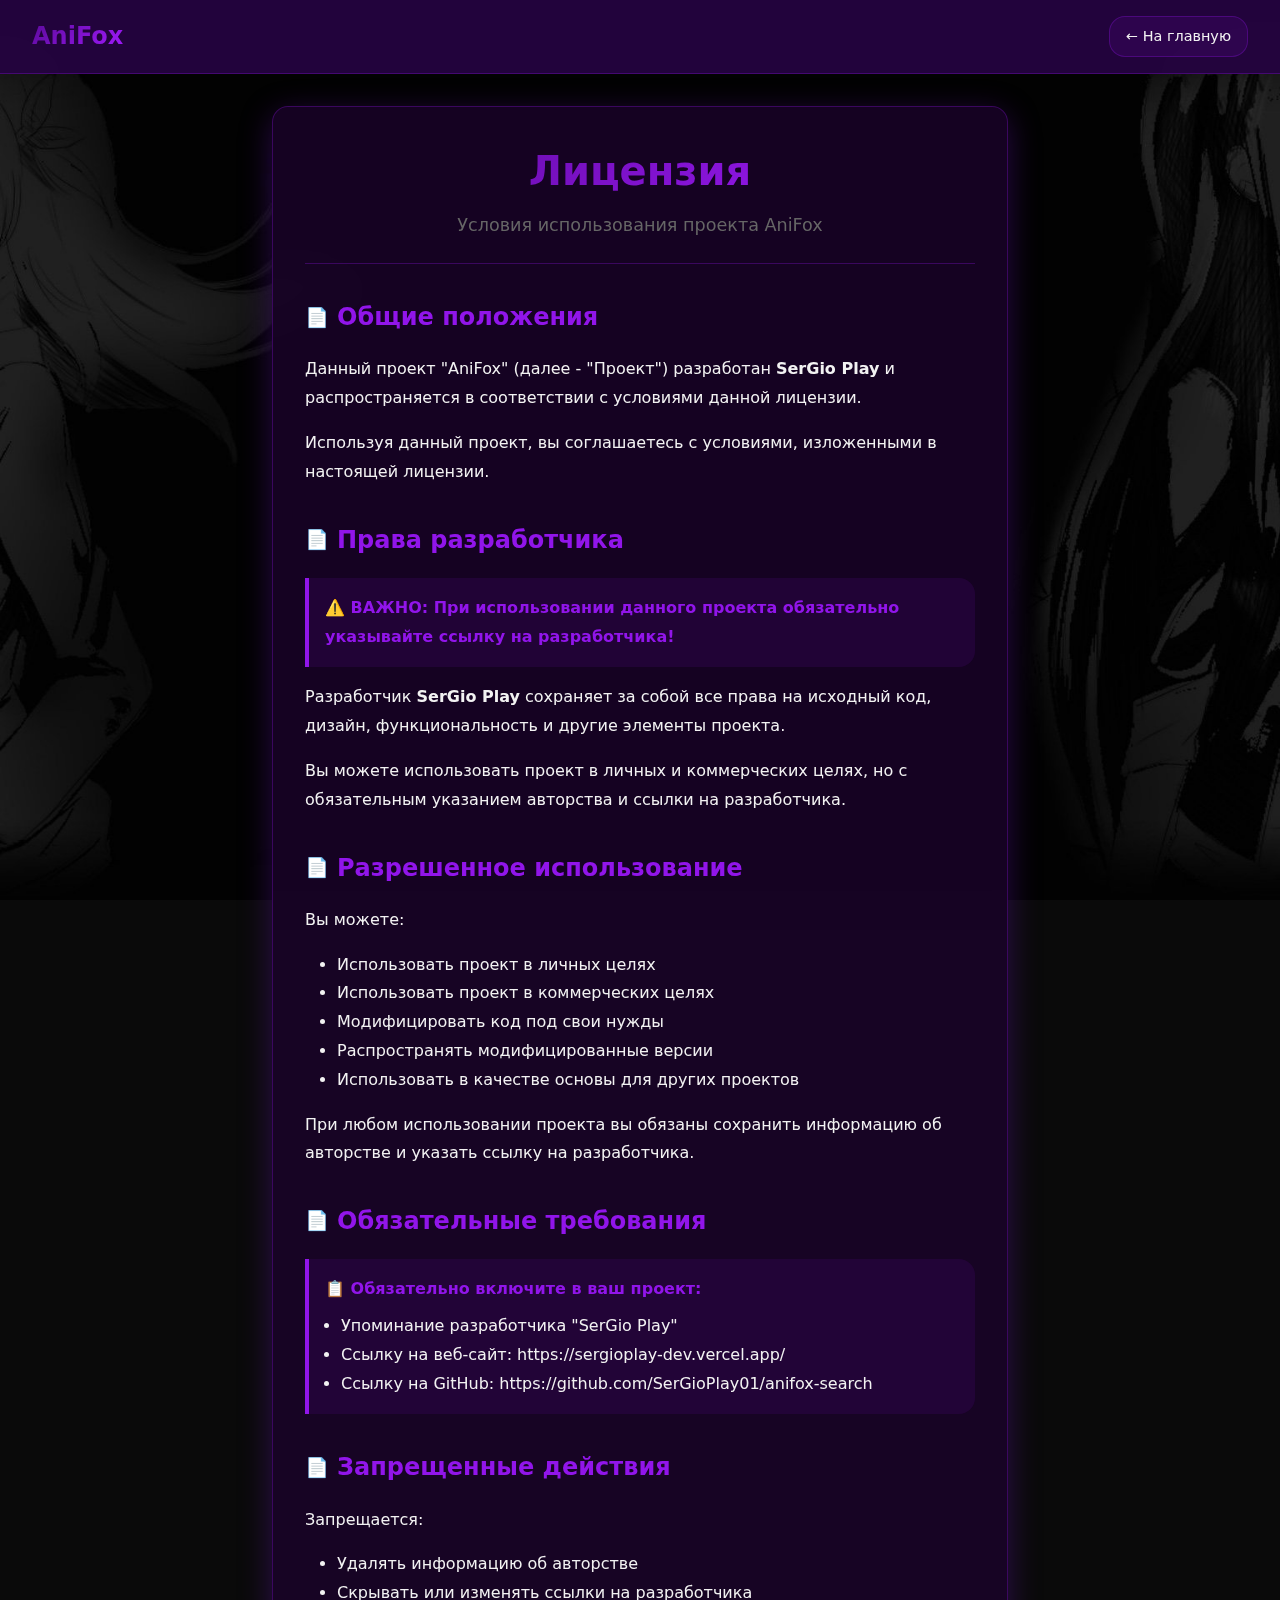
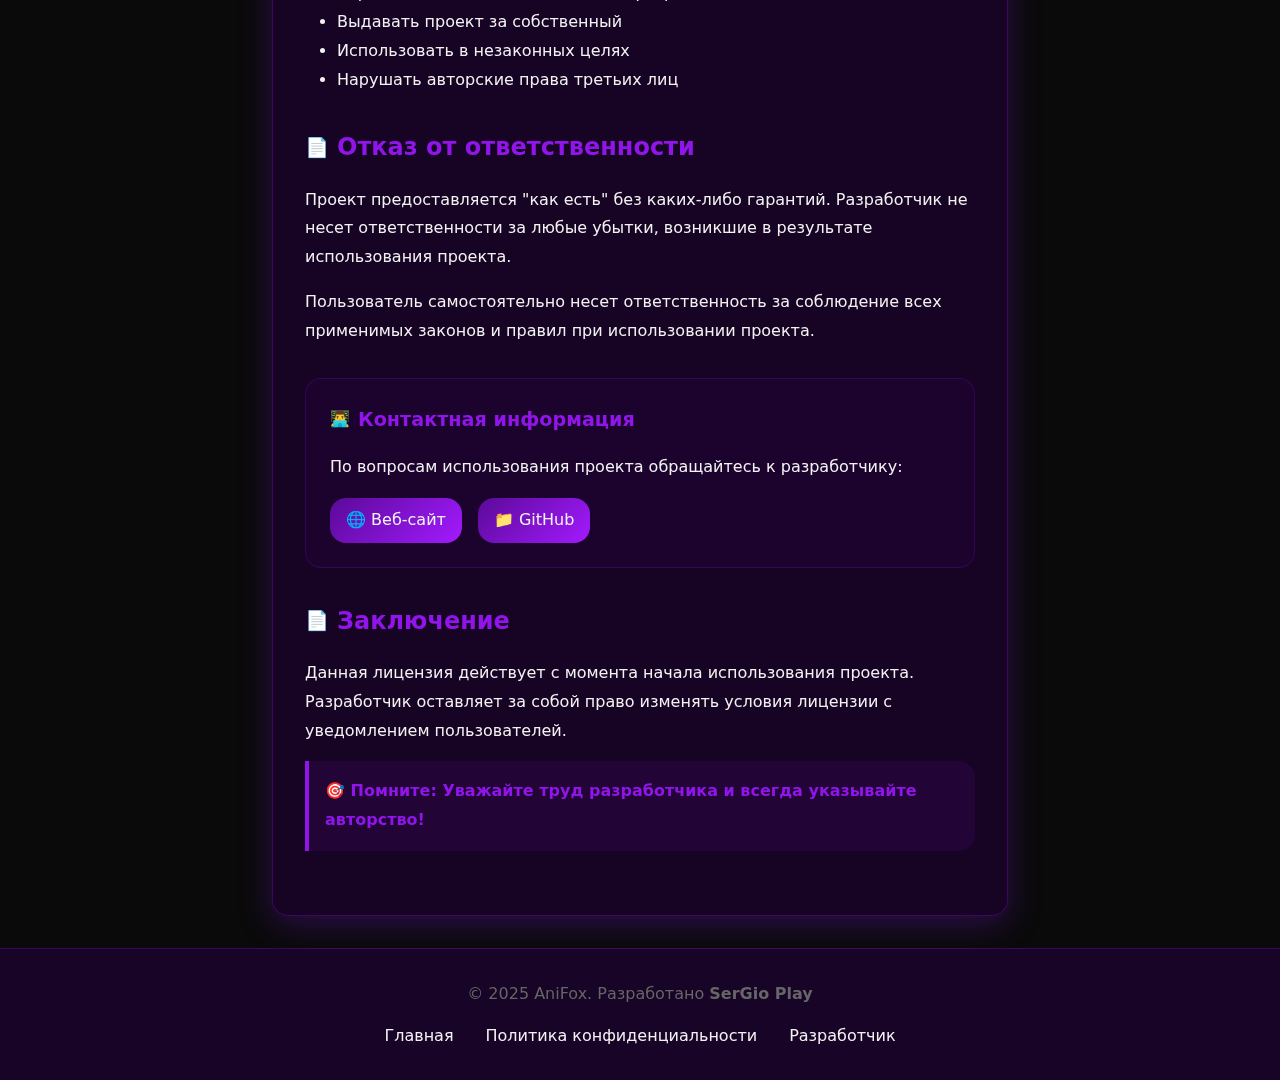
<file: license.html>
<!DOCTYPE html>
<!--
 * AniFox 2.4 - Страница лицензии
 * 
 * 💻 Разработано SerGio Play
 * 🌐 Веб-сайт: https://sergioplay-dev.vercel.app/
 * 📁 GitHub: https://github.com/SerGioPlay01/anifox-search
 * 
 * При использовании данного проекта обязательно указывайте ссылку на разработчика.
 * 
 * Структура страницы:
 * - Заголовок с мета-тегами
 * - Встроенные стили в стиле основного сайта
 * - Основной контент лицензии
 * - Футер с информацией
-->
<html lang="ru">
<head>
    <meta charset="UTF-8">
    <meta name="viewport" content="width=device-width, initial-scale=1.0">
    <title>Лицензия - AniFox</title>
    <meta name="description" content="Лицензия AniFox. Условия использования проекта и права разработчика.">
    
    <!-- Favicon -->
    <link rel="icon" href="/favicon/favicon.ico">
    
    <!-- Styles -->
    <style>
        /* =========================================== */
        /* CSS ПЕРЕМЕННЫЕ И НАСТРОЙКИ */
        /* =========================================== */
        
        :root {
            --red: #5b0a99;
            --black: #0a0a0a;
            --white: #f2f2f2;
            --gray: #666;
            --dark-gray: #333;
            --radius: 16px;
            --transition: 0.3s;
            --accent: #9115ea;
            --shadow: 0 8px 32px rgba(101, 19, 178, 0.4);
            --gradient: linear-gradient(135deg, var(--red) 0%, #a31aff 100%);
        }

        /* =========================================== */
        /* СБРОС СТИЛЕЙ И БАЗОВЫЕ ЭЛЕМЕНТЫ */
        /* =========================================== */
        
        * {
            box-sizing: border-box;
            margin: 0;
            padding: 0;
        }

        body {
            font-family: "Rubik", system-ui, -apple-system, sans-serif;
            background: var(--black) url(/resources/bg.jpg) center/cover fixed;
            color: var(--white);
            display: flex;
            flex-direction: column;
            min-height: 100vh;
            line-height: 1.6;
        }

        /* =========================================== */
        /* ШАПКА САЙТА */
        /* =========================================== */
        
        .header {
            display: flex;
            align-items: center;
            justify-content: space-between;
            padding: 1rem 2rem;
            background: rgba(38, 3, 66, 0.9);
            backdrop-filter: blur(20px);
            border-bottom: 1px solid rgba(145, 21, 234, 0.3);
            position: sticky;
            top: 0;
            z-index: 100;
        }

        .logo-link {
            display: flex;
            align-items: center;
            gap: 0.75rem;
            text-decoration: none;
            color: var(--white);
            font-weight: 700;
            font-size: 1.5rem;
            transition: var(--transition);
        }

        .logo-link:hover {
            color: var(--accent);
            transform: translateY(-2px);
        }

        .logo-text {
            background: var(--gradient);
            -webkit-background-clip: text;
            -webkit-text-fill-color: transparent;
            background-clip: text;
        }

        .back-link {
            display: inline-flex;
            align-items: center;
            gap: 0.5rem;
            padding: 0.5rem 1rem;
            background: rgba(145, 21, 234, 0.1);
            border: 1px solid rgba(145, 21, 234, 0.3);
            border-radius: var(--radius);
            color: var(--white);
            text-decoration: none;
            font-size: 0.9rem;
            transition: var(--transition);
        }

        .back-link:hover {
            background: rgba(145, 21, 234, 0.2);
            border-color: var(--accent);
            transform: translateY(-2px);
        }

        /* =========================================== */
        /* ОСНОВНОЙ КОНТЕНТ */
        /* =========================================== */
        
        .main-content {
            flex: 1;
            max-width: 800px;
            margin: 2rem auto;
            padding: 0 2rem;
            width: 100%;
        }

        .license-container {
            background: rgba(26, 3, 42, 0.8);
            backdrop-filter: blur(20px);
            border: 1px solid rgba(145, 21, 234, 0.3);
            border-radius: var(--radius);
            padding: 2rem;
            box-shadow: var(--shadow);
        }

        .license-header {
            text-align: center;
            margin-bottom: 2rem;
            padding-bottom: 1.5rem;
            border-bottom: 1px solid rgba(145, 21, 234, 0.3);
        }

        .license-title {
            font-size: 2.5rem;
            font-weight: 700;
            background: var(--gradient);
            -webkit-background-clip: text;
            -webkit-text-fill-color: transparent;
            background-clip: text;
            margin-bottom: 0.5rem;
        }

        .license-subtitle {
            color: var(--gray);
            font-size: 1.1rem;
        }

        .license-content {
            line-height: 1.8;
        }

        .license-section {
            margin-bottom: 2rem;
        }

        .section-title {
            font-size: 1.5rem;
            font-weight: 600;
            color: var(--accent);
            margin-bottom: 1rem;
            display: flex;
            align-items: center;
            gap: 0.5rem;
        }

        .section-title::before {
            content: "📄";
            font-size: 1.2rem;
        }

        .license-text {
            color: var(--white);
            margin-bottom: 1rem;
        }

        .highlight {
            background: rgba(145, 21, 234, 0.1);
            padding: 1rem;
            border-left: 4px solid var(--accent);
            border-radius: 0 var(--radius) var(--radius) 0;
            margin: 1rem 0;
        }

        .highlight-text {
            color: var(--accent);
            font-weight: 600;
        }

        .contact-info {
            background: rgba(145, 21, 234, 0.05);
            padding: 1.5rem;
            border-radius: var(--radius);
            border: 1px solid rgba(145, 21, 234, 0.2);
            margin: 2rem 0;
        }

        .contact-title {
            font-size: 1.2rem;
            font-weight: 600;
            color: var(--accent);
            margin-bottom: 1rem;
            display: flex;
            align-items: center;
            gap: 0.5rem;
        }

        .contact-title::before {
            content: "👨‍💻";
            font-size: 1rem;
        }

        .contact-links {
            display: flex;
            flex-wrap: wrap;
            gap: 1rem;
        }

        .contact-link {
            display: inline-flex;
            align-items: center;
            gap: 0.5rem;
            padding: 0.5rem 1rem;
            background: var(--gradient);
            color: var(--white);
            text-decoration: none;
            border-radius: var(--radius);
            font-weight: 500;
            transition: var(--transition);
        }

        .contact-link:hover {
            transform: translateY(-2px);
            box-shadow: var(--shadow);
        }

        /* =========================================== */
        /* ФУТЕР */
        /* =========================================== */
        
        .footer {
            background: rgba(26, 3, 42, 0.9);
            backdrop-filter: blur(20px);
            border-top: 1px solid rgba(145, 21, 234, 0.3);
            padding: 2rem;
            text-align: center;
            margin-top: auto;
        }

        .footer-content {
            max-width: 800px;
            margin: 0 auto;
        }

        .footer-text {
            color: var(--gray);
            margin-bottom: 1rem;
        }

        .footer-links {
            display: flex;
            justify-content: center;
            gap: 2rem;
            flex-wrap: wrap;
        }

        .footer-link {
            color: var(--white);
            text-decoration: none;
            transition: var(--transition);
        }

        .footer-link:hover {
            color: var(--accent);
        }

        /* =========================================== */
        /* АДАПТИВНОСТЬ */
        /* =========================================== */
        
        @media (max-width: 768px) {
            .header {
                padding: 1rem;
            }

            .main-content {
                padding: 0 1rem;
                margin: 1rem auto;
            }

            .license-container {
                padding: 1.5rem;
            }

            .license-title {
                font-size: 2rem;
            }

            .contact-links {
                flex-direction: column;
            }

            .footer-links {
                flex-direction: column;
                gap: 1rem;
            }
        }

        @media (max-width: 480px) {
            .license-title {
                font-size: 1.5rem;
            }

            .section-title {
                font-size: 1.2rem;
            }
        }
    </style>
</head>

<body>
    <!-- =========================================== -->
    <!-- ШАПКА -->
    <!-- =========================================== -->
    <header class="header">
        <a href="/" class="logo-link">
            <span class="logo-text">AniFox</span>
        </a>
        <a href="/" class="back-link">
            ← На главную
        </a>
    </header>

    <!-- =========================================== -->
    <!-- ОСНОВНОЙ КОНТЕНТ -->
    <!-- =========================================== -->
    <main class="main-content">
        <div class="license-container">
            <div class="license-header">
                <h1 class="license-title">Лицензия</h1>
                <p class="license-subtitle">Условия использования проекта AniFox</p>
            </div>

            <div class="license-content">
                <!-- Раздел 1: Общие положения -->
                <section class="license-section">
                    <h2 class="section-title">Общие положения</h2>
                    <p class="license-text">
                        Данный проект "AniFox" (далее - "Проект") разработан <strong>SerGio Play</strong> 
                        и распространяется в соответствии с условиями данной лицензии.
                    </p>
                    <p class="license-text">
                        Используя данный проект, вы соглашаетесь с условиями, изложенными в настоящей лицензии.
                    </p>
                </section>

                <!-- Раздел 2: Права разработчика -->
                <section class="license-section">
                    <h2 class="section-title">Права разработчика</h2>
                    <div class="highlight">
                        <p class="highlight-text">
                            ⚠️ ВАЖНО: При использовании данного проекта обязательно указывайте ссылку на разработчика!
                        </p>
                    </div>
                    <p class="license-text">
                        Разработчик <strong>SerGio Play</strong> сохраняет за собой все права на исходный код, 
                        дизайн, функциональность и другие элементы проекта.
                    </p>
                    <p class="license-text">
                        Вы можете использовать проект в личных и коммерческих целях, но с обязательным 
                        указанием авторства и ссылки на разработчика.
                    </p>
                </section>

                <!-- Раздел 3: Разрешенное использование -->
                <section class="license-section">
                    <h2 class="section-title">Разрешенное использование</h2>
                    <p class="license-text">Вы можете:</p>
                    <ul style="margin-left: 2rem; margin-bottom: 1rem;">
                        <li>Использовать проект в личных целях</li>
                        <li>Использовать проект в коммерческих целях</li>
                        <li>Модифицировать код под свои нужды</li>
                        <li>Распространять модифицированные версии</li>
                        <li>Использовать в качестве основы для других проектов</li>
                    </ul>
                    <p class="license-text">
                        При любом использовании проекта вы обязаны сохранить информацию об авторстве 
                        и указать ссылку на разработчика.
                    </p>
                </section>

                <!-- Раздел 4: Обязательные требования -->
                <section class="license-section">
                    <h2 class="section-title">Обязательные требования</h2>
                    <div class="highlight">
                        <p class="highlight-text">
                            📋 Обязательно включите в ваш проект:
                        </p>
                        <ul style="margin-left: 1rem; margin-top: 0.5rem;">
                            <li>Упоминание разработчика "SerGio Play"</li>
                            <li>Ссылку на веб-сайт: https://sergioplay-dev.vercel.app/</li>
                            <li>Ссылку на GitHub: https://github.com/SerGioPlay01/anifox-search</li>
                        </ul>
                    </div>
                </section>

                <!-- Раздел 5: Запрещенные действия -->
                <section class="license-section">
                    <h2 class="section-title">Запрещенные действия</h2>
                    <p class="license-text">Запрещается:</p>
                    <ul style="margin-left: 2rem; margin-bottom: 1rem;">
                        <li>Удалять информацию об авторстве</li>
                        <li>Скрывать или изменять ссылки на разработчика</li>
                        <li>Выдавать проект за собственный</li>
                        <li>Использовать в незаконных целях</li>
                        <li>Нарушать авторские права третьих лиц</li>
                    </ul>
                </section>

                <!-- Раздел 6: Отказ от ответственности -->
                <section class="license-section">
                    <h2 class="section-title">Отказ от ответственности</h2>
                    <p class="license-text">
                        Проект предоставляется "как есть" без каких-либо гарантий. Разработчик не несет 
                        ответственности за любые убытки, возникшие в результате использования проекта.
                    </p>
                    <p class="license-text">
                        Пользователь самостоятельно несет ответственность за соблюдение всех применимых 
                        законов и правил при использовании проекта.
                    </p>
                </section>

                <!-- Контактная информация -->
                <div class="contact-info">
                    <h3 class="contact-title">Контактная информация</h3>
                    <p class="license-text" style="margin-bottom: 1rem;">
                        По вопросам использования проекта обращайтесь к разработчику:
                    </p>
                    <div class="contact-links">
                        <a href="https://sergioplay-dev.vercel.app/" target="_blank" rel="noopener" class="contact-link">
                            🌐 Веб-сайт
                        </a>
                        <a href="https://github.com/SerGioPlay01/anifox-search" target="_blank" rel="noopener" class="contact-link">
                            📁 GitHub
                        </a>
                    </div>
                </div>

                <!-- Заключение -->
                <section class="license-section">
                    <h2 class="section-title">Заключение</h2>
                    <p class="license-text">
                        Данная лицензия действует с момента начала использования проекта. 
                        Разработчик оставляет за собой право изменять условия лицензии с уведомлением пользователей.
                    </p>
                    <div class="highlight">
                        <p class="highlight-text">
                            🎯 Помните: Уважайте труд разработчика и всегда указывайте авторство!
                        </p>
                    </div>
                </section>
            </div>
        </div>
    </main>

    <!-- =========================================== -->
    <!-- ФУТЕР -->
    <!-- =========================================== -->
    <footer class="footer">
        <div class="footer-content">
            <p class="footer-text">
                © 2025 AniFox. Разработано <strong>SerGio Play</strong>
            </p>
            <div class="footer-links">
                <a href="/" class="footer-link">Главная</a>
                <a href="/privacy-policy.html" class="footer-link">Политика конфиденциальности</a>
                <a href="https://sergioplay-dev.vercel.app/" target="_blank" rel="noopener" class="footer-link">Разработчик</a>
            </div>
        </div>
    </footer>
</body>
</html>
</file>
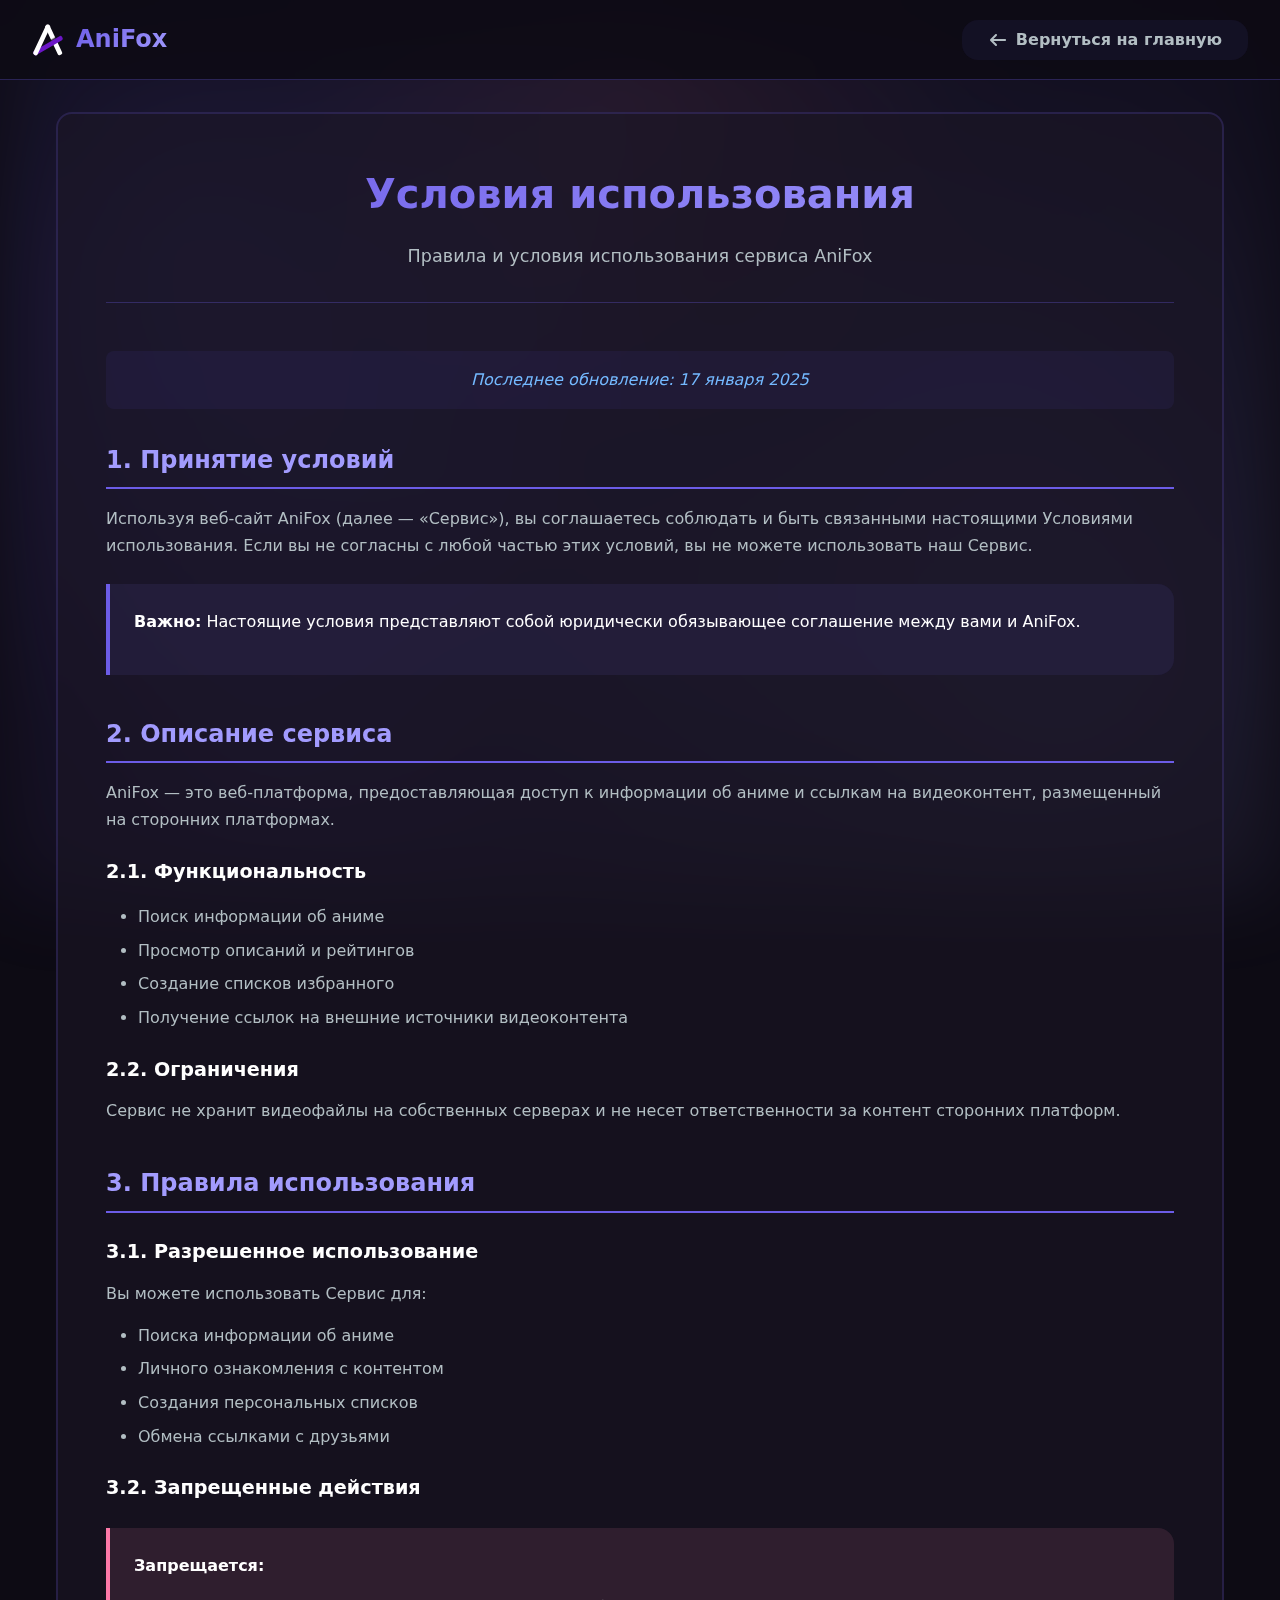
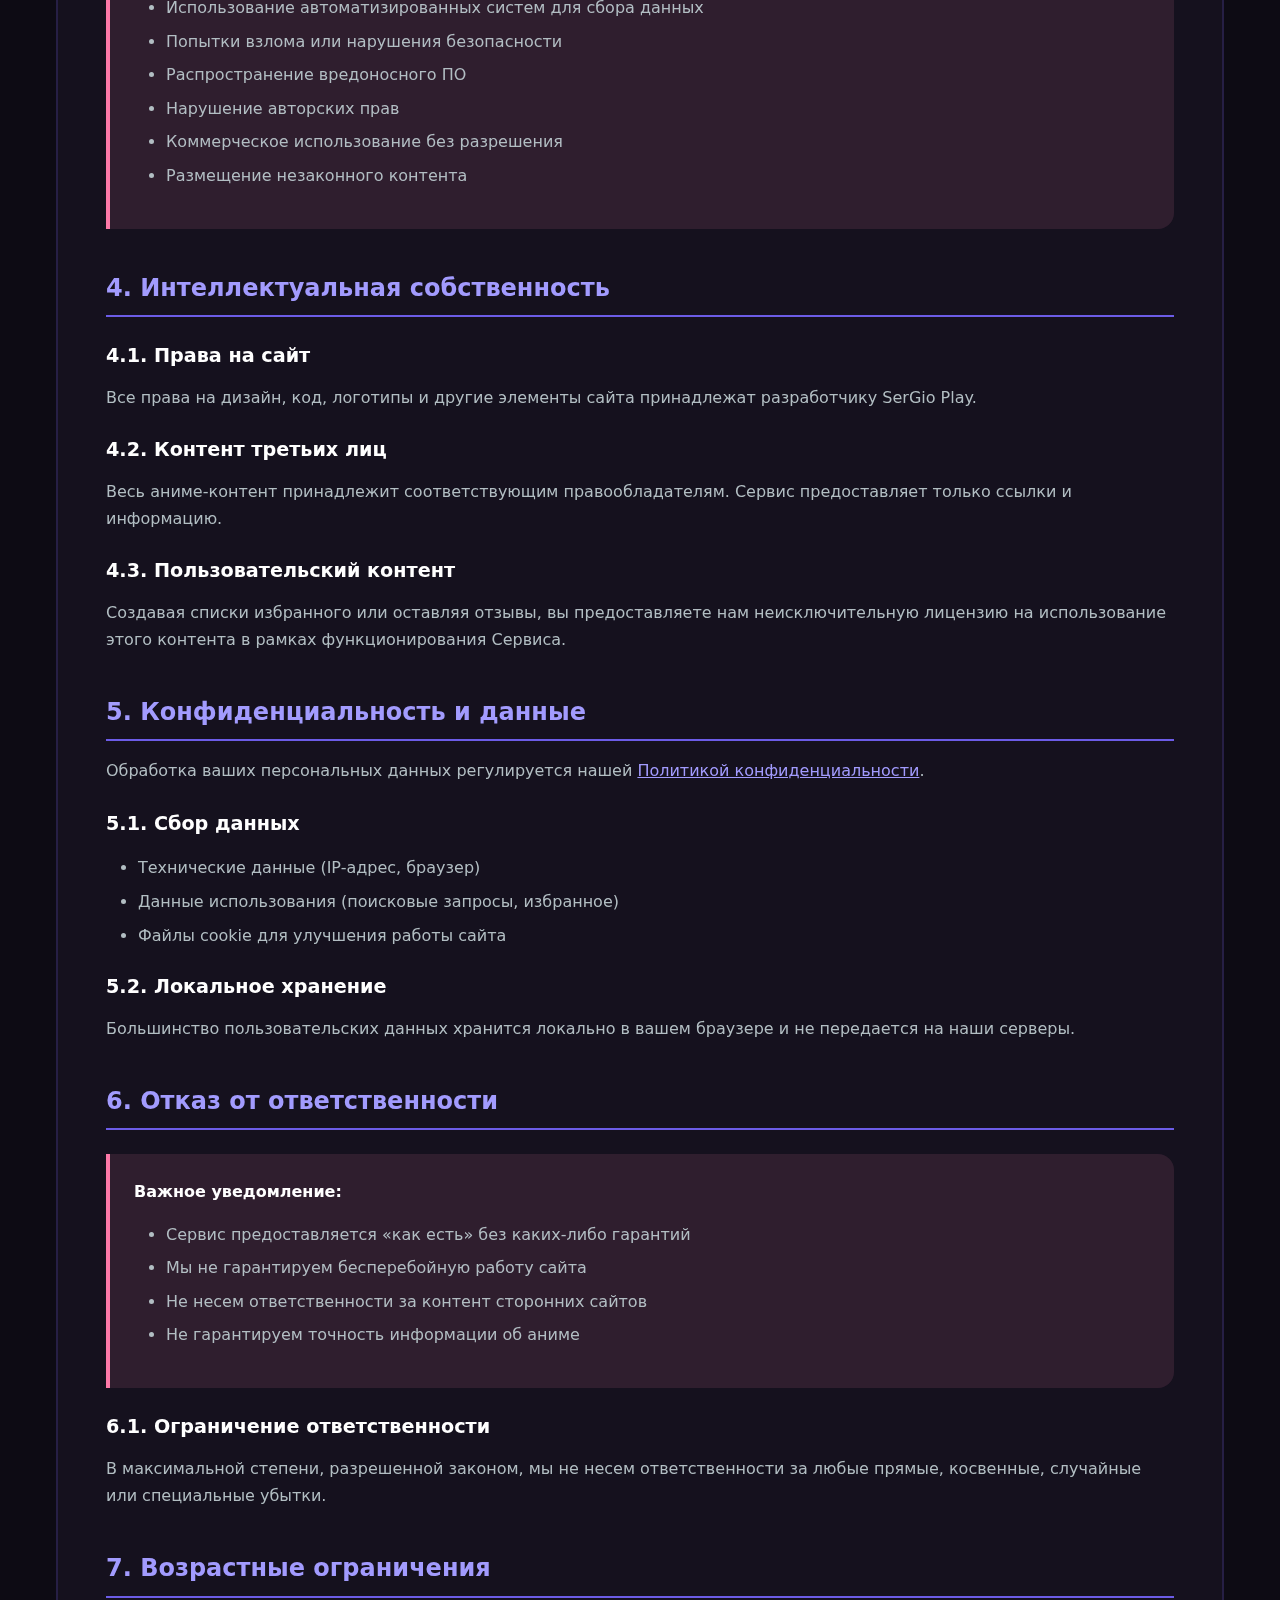
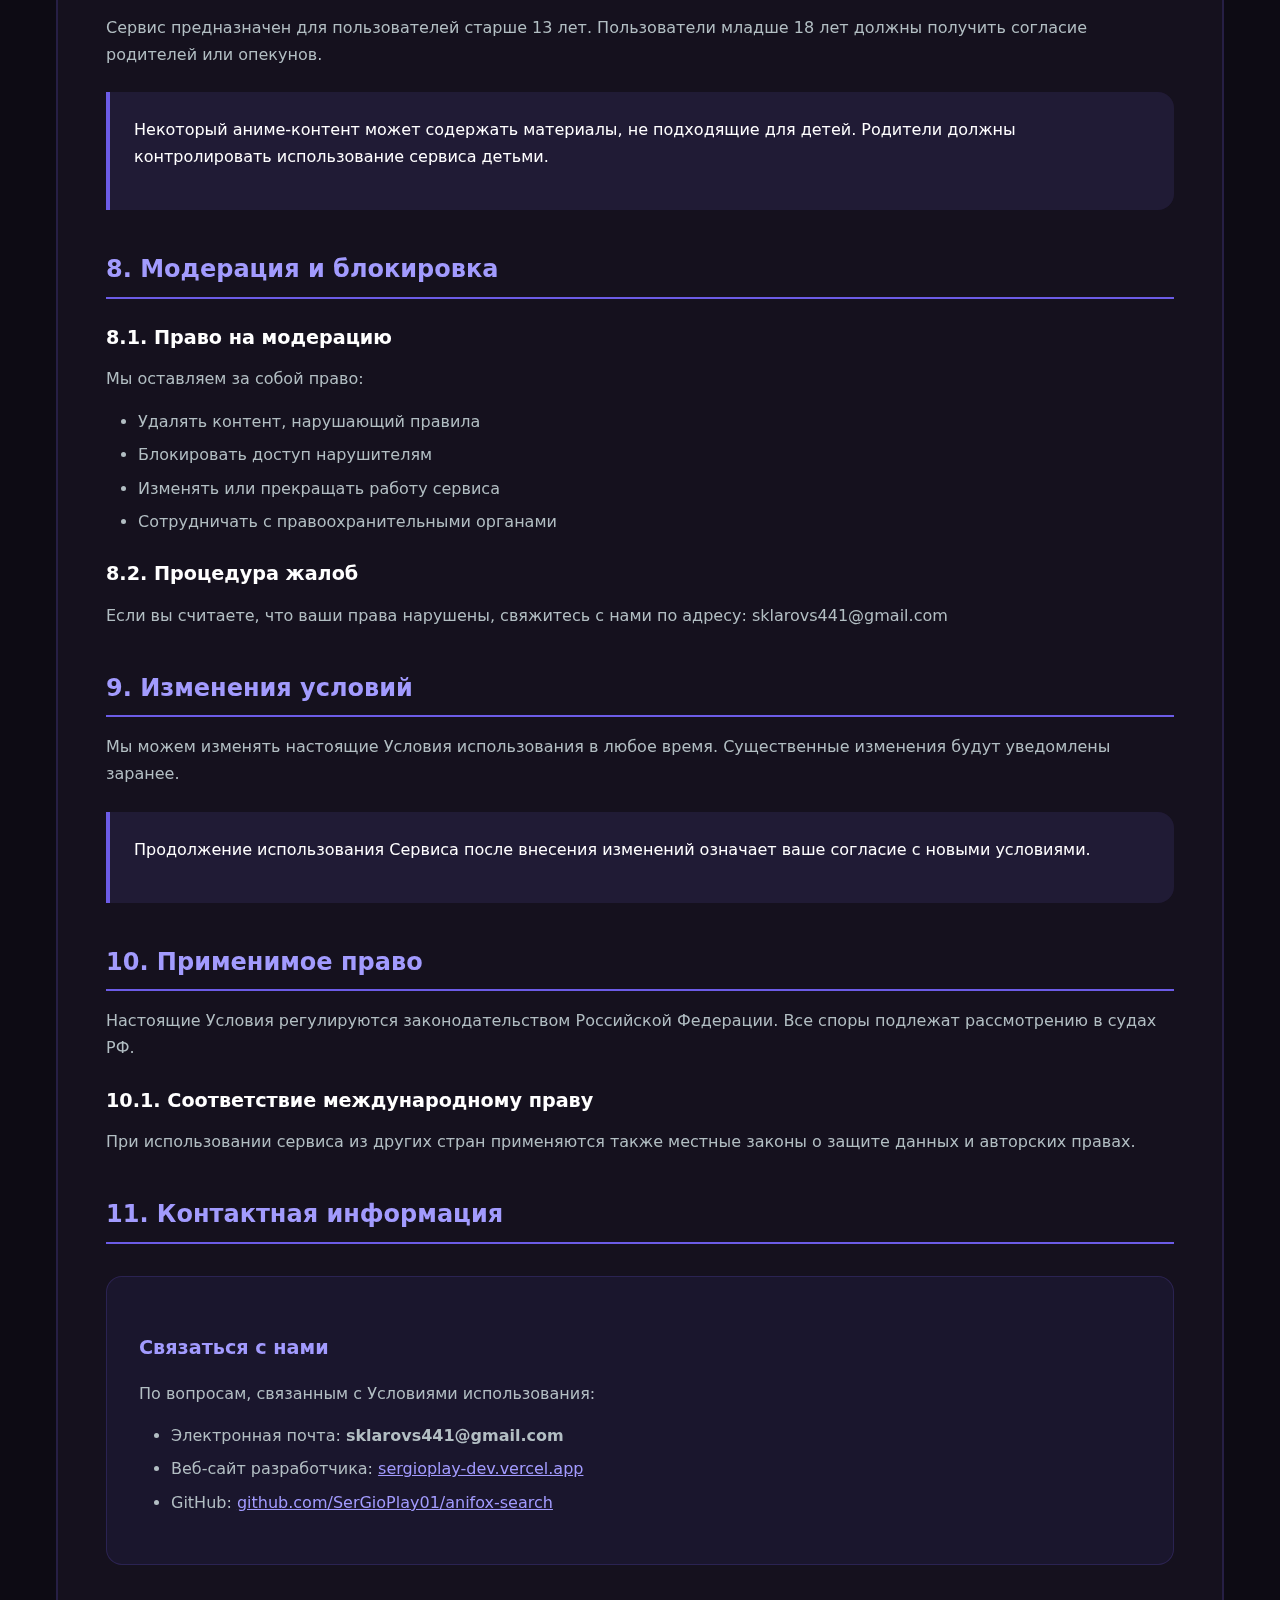
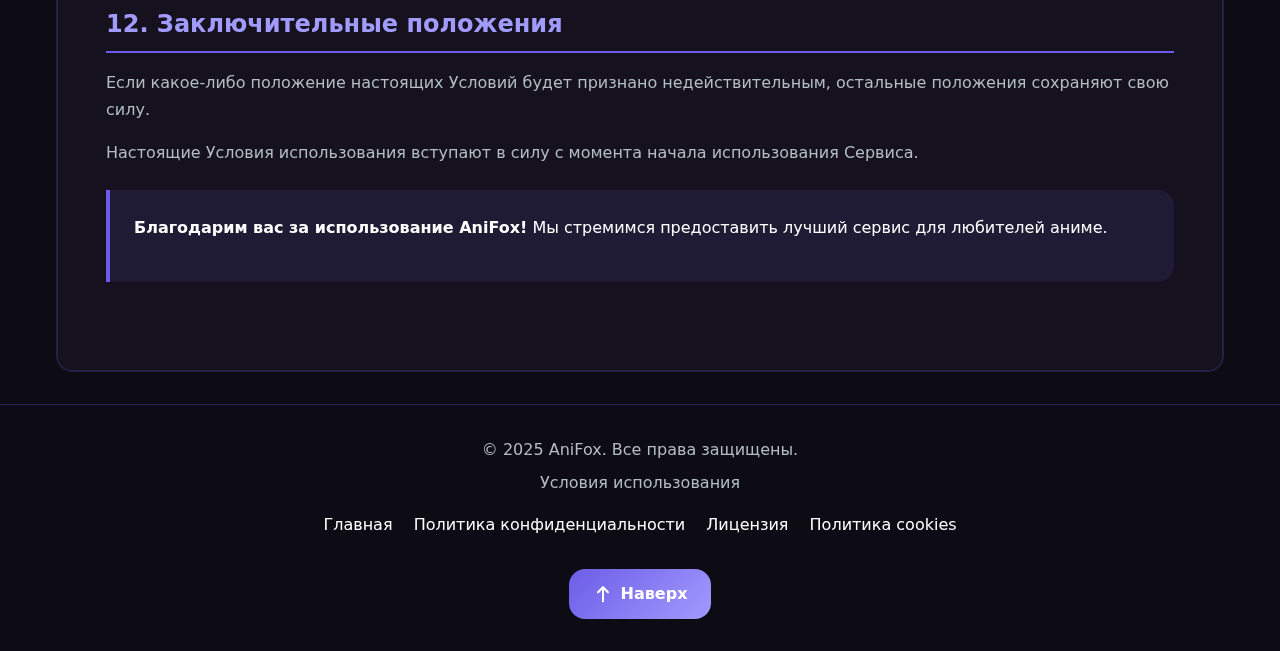
<file: terms-of-service.html>
<!DOCTYPE html>
<!--
 * AniFox 2.4 - Условия использования
 * 
 * 💻 Разработано SerGio Play
 * 🌐 Веб-сайт: https://sergioplay-dev.vercel.app/
 * 📁 GitHub: https://github.com/SerGioPlay01/anifox-search
 * 
 * При использовании данного проекта обязательно указывайте ссылку на разработчика.
-->
<html lang="ru">
<head>
    <meta charset="UTF-8">
    <meta name="viewport" content="width=device-width, initial-scale=1.0">
    <title>Условия использования - AniFox</title>
    <meta name="description" content="Условия использования сервиса AniFox. Правила и ограничения при использовании платформы.">
    
    <!-- Favicon -->
    <link rel="icon" href="/favicon/favicon.ico">
    
    <!-- Font Awesome -->
    <link rel="stylesheet" href="/css/all.min.css">
    
    <!-- Styles -->
    <style>
        :root {
            --primary: #6c5ce7;
            --primary-dark: #5f3dc4;
            --primary-light: #a29bfe;
            --secondary: #fd79a8;
            --accent: #e17055;
            --background: #0d0b14;
            --background-light: #1a1625;
            --surface: rgba(108, 92, 231, 0.08);
            --surface-hover: rgba(108, 92, 231, 0.15);
            --white: #ffffff;
            --text-primary: #ffffff;
            --text-secondary: #b2bec3;
            --text-muted: #74b9ff;
            --radius: 16px;
            --radius-small: 8px;
            --transition: all 0.3s cubic-bezier(0.4, 0, 0.2, 1);
            --glow: 0 0 0 2px rgba(108, 92, 231, 0.5);
            --glow-hover: 0 0 0 3px rgba(108, 92, 231, 0.8);
            --gradient-primary: linear-gradient(135deg, var(--primary) 0%, var(--primary-light) 100%);
            --gradient-secondary: linear-gradient(135deg, var(--secondary) 0%, var(--accent) 100%);
            --blur: blur(20px);
            --element-height: 40px;
        }
        
        * {
            box-sizing: border-box;
            margin: 0;
            padding: 0;
        }
        
        body {
            font-family: "Rubik", system-ui, -apple-system, sans-serif;
            background: var(--background);
            color: var(--text-primary);
            display: flex;
            flex-direction: column;
            min-height: 100vh;
            line-height: 1.6;
            position: relative;
            overflow-x: hidden;
        }

        body::before {
            content: '';
            position: fixed;
            top: 0;
            left: 0;
            width: 100%;
            height: 100%;
            background: 
                radial-gradient(circle at 15% 25%, rgba(108, 92, 231, 0.15) 0%, transparent 40%),
                radial-gradient(circle at 85% 75%, rgba(162, 155, 254, 0.12) 0%, transparent 45%),
                radial-gradient(circle at 50% 10%, rgba(253, 121, 168, 0.08) 0%, transparent 35%),
                radial-gradient(circle at 20% 80%, rgba(95, 61, 196, 0.12) 0%, transparent 50%),
                radial-gradient(circle at 80% 20%, rgba(108, 92, 231, 0.08) 0%, transparent 60%),
                radial-gradient(circle at 40% 60%, rgba(162, 155, 254, 0.06) 0%, transparent 70%);
            pointer-events: none;
            z-index: -1;
            filter: blur(40px);
            animation: backgroundFloat 20s ease-in-out infinite;
        }

        @keyframes backgroundFloat {
            0%, 100% {
                transform: translateY(0px) scale(1);
                opacity: 0.8;
            }
            25% {
                transform: translateY(-10px) scale(1.02);
                opacity: 0.9;
            }
            50% {
                transform: translateY(-5px) scale(0.98);
                opacity: 0.85;
            }
            75% {
                transform: translateY(-15px) scale(1.01);
                opacity: 0.95;
            }
        }
        
        /* Header */
        .header {
            display: flex;
            align-items: center;
            justify-content: space-between;
            padding: 1rem 2rem;
            background: rgba(13, 11, 20, 0.85);
            border-bottom: 1px solid rgba(108, 92, 231, 0.3);
            position: sticky;
            top: 0;
            z-index: 100;
            backdrop-filter: var(--blur);
            height: 80px;
        }
        
        .logo-link {
            display: flex;
            align-items: center;
            gap: 0.75rem;
            text-decoration: none;
            color: var(--text-primary);
            font-weight: 700;
            font-size: 1.5rem;
            transition: var(--transition);
            height: var(--element-height);
        }
        
        .logo-link:hover {
            transform: translateY(-2px);
            color: var(--primary-light);
        }

        .logo-text {
            background: var(--gradient-primary);
            -webkit-background-clip: text;
            -webkit-text-fill-color: transparent;
            background-clip: text;
        }
        
        .nav-btn {
            display: flex;
            align-items: center;
            gap: 0.5rem;
            padding: 0 1.5rem;
            height: var(--element-height);
            border: none;
            border-radius: var(--radius);
            background: var(--surface);
            color: var(--text-secondary);
            font-weight: 600;
            cursor: pointer;
            transition: var(--transition);
            text-decoration: none;
            backdrop-filter: var(--blur);
            border: 2px solid transparent;
        }
        
        .nav-btn:hover {
            color: var(--text-primary);
            background: var(--surface-hover);
            transform: translateY(-2px);
            border-color: var(--primary);
            box-shadow: var(--glow-hover);
        }
        
        /* Main Content */
        .main-content {
            flex: 1;
            padding: 2rem 1rem;
            max-width: 1200px;
            margin: 0 auto;
            width: 100%;
        }
        
        .terms-container {
            background: rgba(26, 22, 37, 0.6);
            border: 2px solid rgba(108, 92, 231, 0.2);
            border-radius: var(--radius);
            padding: 3rem;
            backdrop-filter: var(--blur);
            transition: var(--transition);
        }
        
        .terms-header {
            text-align: center;
            margin-bottom: 3rem;
            padding-bottom: 2rem;
            border-bottom: 1px solid rgba(108, 92, 231, 0.3);
        }
        
        .terms-header h1 {
            font-size: 2.5rem;
            margin-bottom: 1rem;
            color: var(--text-primary);
            background: var(--gradient-primary);
            -webkit-background-clip: text;
            -webkit-text-fill-color: transparent;
            background-clip: text;
            font-weight: 700;
        }
        
        .terms-header p {
            color: var(--text-secondary);
            font-size: 1.1rem;
        }
        
        .last-updated {
            text-align: center;
            color: var(--text-muted);
            margin-bottom: 2rem;
            font-style: italic;
            padding: 1rem;
            background: var(--surface);
            border-radius: var(--radius-small);
        }
        
        /* Terms Sections */
        .terms-section {
            margin-bottom: 2.5rem;
        }
        
        .terms-section h2 {
            color: var(--primary-light);
            font-size: 1.5rem;
            margin-bottom: 1rem;
            padding-bottom: 0.5rem;
            border-bottom: 2px solid var(--primary);
            font-weight: 600;
        }
        
        .terms-section h3 {
            color: var(--text-primary);
            font-size: 1.2rem;
            margin: 1.5rem 0 0.75rem;
            font-weight: 600;
        }
        
        .terms-section p {
            margin-bottom: 1rem;
            color: var(--text-secondary);
            line-height: 1.7;
        }
        
        .terms-section ul, .terms-section ol {
            margin: 1rem 0;
            padding-left: 2rem;
            color: var(--text-secondary);
        }
        
        .terms-section li {
            margin-bottom: 0.5rem;
            line-height: 1.6;
        }
        
        .highlight {
            background: rgba(108, 92, 231, 0.1);
            border-left: 4px solid var(--primary);
            padding: 1.5rem;
            margin: 1.5rem 0;
            border-radius: 0 var(--radius) var(--radius) 0;
            backdrop-filter: var(--blur);
        }

        .highlight p {
            color: var(--text-primary);
            font-weight: 500;
        }

        .warning {
            background: rgba(253, 121, 168, 0.1);
            border-left: 4px solid var(--secondary);
            padding: 1.5rem;
            margin: 1.5rem 0;
            border-radius: 0 var(--radius) var(--radius) 0;
            backdrop-filter: var(--blur);
        }

        .warning p {
            color: var(--text-primary);
            font-weight: 500;
        }
        
        .contact-info {
            background: var(--surface);
            border-radius: var(--radius);
            padding: 2rem;
            margin-top: 2rem;
            border: 1px solid rgba(108, 92, 231, 0.2);
        }
        
        .contact-info h3 {
            color: var(--primary-light);
            margin-bottom: 1rem;
            font-weight: 600;
        }
        
        /* Footer */
        .footer {
            background: rgba(13, 11, 20, 0.9);
            border-top: 1px solid rgba(108, 92, 231, 0.3);
            margin-top: auto;
            backdrop-filter: var(--blur);
        }
        
        .footer-content {
            max-width: 1200px;
            margin: 0 auto;
            padding: 2rem 1rem;
            text-align: center;
        }
        
        .footer p {
            color: var(--text-secondary);
            margin-bottom: 0.5rem;
        }

        .footer a {
            color: var(--text-primary);
            text-decoration: none;
            transition: var(--transition);
        }

        .footer a:hover {
            color: var(--primary-light);
        }
        
        .back-to-top {
            display: inline-flex;
            align-items: center;
            gap: 0.5rem;
            background: var(--gradient-primary);
            color: var(--white);
            padding: 0.75rem 1.5rem;
            border-radius: var(--radius);
            text-decoration: none;
            margin-top: 1rem;
            transition: var(--transition);
            font-weight: 600;
        }
        
        .back-to-top:hover {
            transform: translateY(-2px);
            box-shadow: var(--glow-hover);
        }
        
        /* Responsive */
        @media (max-width: 768px) {
            .header {
                padding: 1rem;
            }

            .main-content {
                padding: 0 1rem;
                margin: 1rem auto;
            }

            .terms-container {
                padding: 1.5rem;
            }

            .terms-header h1 {
                font-size: 2rem;
            }
        }

        @media (max-width: 480px) {
            .terms-header h1 {
                font-size: 1.5rem;
            }

            .terms-section h2 {
                font-size: 1.2rem;
            }
        }
    </style>
</head>

<body>
    <!-- Header -->
    <header class="header">
        <a href="/" class="logo-link">
            <!-- Оптимизированный SVG логотип -->
            <svg xmlns="http://www.w3.org/2000/svg" width="32" height="32" viewBox="0 0 265 275" fill="none"
                aria-hidden="true">
                <rect width="40.48" height="283.04" rx="15" transform="matrix(.9066 -.422 .42324 .90602 103.258 17.083)"
                    fill="url(#paint0_linear)" />
                <foreignObject x="-94.47" y="2.529" width="453.94" height="366.95">
                    <div xmlns="http://www.w3.org/1999/xhtml"
                        style="backdrop-filter:blur(50px);clip-path:url(#bgblur_clip);height:100%;width:100%"></div>
                </foreignObject>
                <rect width="40.44" height="283.32" rx="15" transform="matrix(-.5065 -.86224 -.86303 .50515 265 131.88)"
                    fill="url(#paint1_linear)" />
                <rect width="40.48" height="283.04" rx="15" transform="matrix(-.9066 -.422 -.42324 .90602 156.62 17.54)"
                    fill="url(#paint2_linear)" />
                <defs>
                    <clipPath id="bgblur_clip" transform="translate(94.47 -2.529)">
                        <rect width="40.44" height="283.32" rx="15"
                            transform="matrix(-.5065 -.86224 -.86303 .50515 265 131.88)" />
                    </clipPath>
                    <linearGradient id="paint0_linear" x1="20.24" y1="0" x2="27.54" y2="495.89">
                        <stop stop-color="#fff" />
                        <stop offset="1" stop-color="#fff" stop-opacity=".7" />
                    </linearGradient>
                    <linearGradient id="paint1_linear" x1="25.124" y1="411.96" x2="33.264" y2="-4.776">
                        <stop stop-color="#22083f" stop-opacity=".7" />
                        <stop offset="1" stop-color="#6c16c9" />
                    </linearGradient>
                    <linearGradient id="paint2_linear" x1="20.24" y1="0" x2="20.24" y2="283.04">
                        <stop stop-color="#fff" />
                        <stop offset="1" stop-color="#fff" />
                    </linearGradient>
                </defs>
            </svg>
            <span class="logo-text">AniFox</span>
        </a>
        <a href="/" class="nav-btn">
            <i class="fas fa-arrow-left"></i>
            Вернуться на главную
        </a>
    </header>

    <!-- Main Content -->
    <main class="main-content">
        <div class="terms-container">
            <div class="terms-header">
                <h1>Условия использования</h1>
                <p>Правила и условия использования сервиса AniFox</p>
            </div>
            
            <div class="last-updated">
                Последнее обновление: 17 января 2025
            </div>

            <div class="terms-section">
                <h2>1. Принятие условий</h2>
                <p>Используя веб-сайт AniFox (далее — «Сервис»), вы соглашаетесь соблюдать и быть связанными настоящими Условиями использования. Если вы не согласны с любой частью этих условий, вы не можете использовать наш Сервис.</p>
                
                <div class="highlight">
                    <p><strong>Важно:</strong> Настоящие условия представляют собой юридически обязывающее соглашение между вами и AniFox.</p>
                </div>
            </div>

            <div class="terms-section">
                <h2>2. Описание сервиса</h2>
                <p>AniFox — это веб-платформа, предоставляющая доступ к информации об аниме и ссылкам на видеоконтент, размещенный на сторонних платформах.</p>
                
                <h3>2.1. Функциональность</h3>
                <ul>
                    <li>Поиск информации об аниме</li>
                    <li>Просмотр описаний и рейтингов</li>
                    <li>Создание списков избранного</li>
                    <li>Получение ссылок на внешние источники видеоконтента</li>
                </ul>

                <h3>2.2. Ограничения</h3>
                <p>Сервис не хранит видеофайлы на собственных серверах и не несет ответственности за контент сторонних платформ.</p>
            </div>

            <div class="terms-section">
                <h2>3. Правила использования</h2>
                
                <h3>3.1. Разрешенное использование</h3>
                <p>Вы можете использовать Сервис для:</p>
                <ul>
                    <li>Поиска информации об аниме</li>
                    <li>Личного ознакомления с контентом</li>
                    <li>Создания персональных списков</li>
                    <li>Обмена ссылками с друзьями</li>
                </ul>

                <h3>3.2. Запрещенные действия</h3>
                <div class="warning">
                    <p><strong>Запрещается:</strong></p>
                    <ul>
                        <li>Использование автоматизированных систем для сбора данных</li>
                        <li>Попытки взлома или нарушения безопасности</li>
                        <li>Распространение вредоносного ПО</li>
                        <li>Нарушение авторских прав</li>
                        <li>Коммерческое использование без разрешения</li>
                        <li>Размещение незаконного контента</li>
                    </ul>
                </div>
            </div>

            <div class="terms-section">
                <h2>4. Интеллектуальная собственность</h2>
                
                <h3>4.1. Права на сайт</h3>
                <p>Все права на дизайн, код, логотипы и другие элементы сайта принадлежат разработчику SerGio Play.</p>

                <h3>4.2. Контент третьих лиц</h3>
                <p>Весь аниме-контент принадлежит соответствующим правообладателям. Сервис предоставляет только ссылки и информацию.</p>

                <h3>4.3. Пользовательский контент</h3>
                <p>Создавая списки избранного или оставляя отзывы, вы предоставляете нам неисключительную лицензию на использование этого контента в рамках функционирования Сервиса.</p>
            </div>

            <div class="terms-section">
                <h2>5. Конфиденциальность и данные</h2>
                <p>Обработка ваших персональных данных регулируется нашей <a href="/privacy-policy.html" style="color: var(--primary-light);">Политикой конфиденциальности</a>.</p>
                
                <h3>5.1. Сбор данных</h3>
                <ul>
                    <li>Технические данные (IP-адрес, браузер)</li>
                    <li>Данные использования (поисковые запросы, избранное)</li>
                    <li>Файлы cookie для улучшения работы сайта</li>
                </ul>

                <h3>5.2. Локальное хранение</h3>
                <p>Большинство пользовательских данных хранится локально в вашем браузере и не передается на наши серверы.</p>
            </div>

            <div class="terms-section">
                <h2>6. Отказ от ответственности</h2>
                
                <div class="warning">
                    <p><strong>Важное уведомление:</strong></p>
                    <ul>
                        <li>Сервис предоставляется «как есть» без каких-либо гарантий</li>
                        <li>Мы не гарантируем бесперебойную работу сайта</li>
                        <li>Не несем ответственности за контент сторонних сайтов</li>
                        <li>Не гарантируем точность информации об аниме</li>
                    </ul>
                </div>

                <h3>6.1. Ограничение ответственности</h3>
                <p>В максимальной степени, разрешенной законом, мы не несем ответственности за любые прямые, косвенные, случайные или специальные убытки.</p>
            </div>

            <div class="terms-section">
                <h2>7. Возрастные ограничения</h2>
                <p>Сервис предназначен для пользователей старше 13 лет. Пользователи младше 18 лет должны получить согласие родителей или опекунов.</p>
                
                <div class="highlight">
                    <p>Некоторый аниме-контент может содержать материалы, не подходящие для детей. Родители должны контролировать использование сервиса детьми.</p>
                </div>
            </div>

            <div class="terms-section">
                <h2>8. Модерация и блокировка</h2>
                
                <h3>8.1. Право на модерацию</h3>
                <p>Мы оставляем за собой право:</p>
                <ul>
                    <li>Удалять контент, нарушающий правила</li>
                    <li>Блокировать доступ нарушителям</li>
                    <li>Изменять или прекращать работу сервиса</li>
                    <li>Сотрудничать с правоохранительными органами</li>
                </ul>

                <h3>8.2. Процедура жалоб</h3>
                <p>Если вы считаете, что ваши права нарушены, свяжитесь с нами по адресу: sklarovs441@gmail.com</p>
            </div>

            <div class="terms-section">
                <h2>9. Изменения условий</h2>
                <p>Мы можем изменять настоящие Условия использования в любое время. Существенные изменения будут уведомлены заранее.</p>
                
                <div class="highlight">
                    <p>Продолжение использования Сервиса после внесения изменений означает ваше согласие с новыми условиями.</p>
                </div>
            </div>

            <div class="terms-section">
                <h2>10. Применимое право</h2>
                <p>Настоящие Условия регулируются законодательством Российской Федерации. Все споры подлежат рассмотрению в судах РФ.</p>
                
                <h3>10.1. Соответствие международному праву</h3>
                <p>При использовании сервиса из других стран применяются также местные законы о защите данных и авторских правах.</p>
            </div>

            <div class="terms-section">
                <h2>11. Контактная информация</h2>
                <div class="contact-info">
                    <h3>Связаться с нами</h3>
                    <p>По вопросам, связанным с Условиями использования:</p>
                    <ul>
                        <li>Электронная почта: <strong>sklarovs441@gmail.com</strong></li>
                        <li>Веб-сайт разработчика: <a href="https://sergioplay-dev.vercel.app/" target="_blank" style="color: var(--primary-light);">sergioplay-dev.vercel.app</a></li>
                        <li>GitHub: <a href="https://github.com/SerGioPlay01/anifox-search" target="_blank" style="color: var(--primary-light);">github.com/SerGioPlay01/anifox-search</a></li>
                    </ul>
                </div>
            </div>

            <div class="terms-section">
                <h2>12. Заключительные положения</h2>
                <p>Если какое-либо положение настоящих Условий будет признано недействительным, остальные положения сохраняют свою силу.</p>
                
                <p>Настоящие Условия использования вступают в силу с момента начала использования Сервиса.</p>
                
                <div class="highlight">
                    <p><strong>Благодарим вас за использование AniFox!</strong> Мы стремимся предоставить лучший сервис для любителей аниме.</p>
                </div>
            </div>
        </div>
    </main>

    <!-- Footer -->
    <footer class="footer">
        <div class="footer-content">
            <p>&copy; 2025 AniFox. Все права защищены.</p>
            <p>Условия использования</p>
            <div style="margin: 1rem 0;">
                <a href="/" style="color: var(--text-primary); text-decoration: none; margin-right: 1rem;">Главная</a>
                <a href="/privacy-policy.html" style="color: var(--text-primary); text-decoration: none; margin-right: 1rem;">Политика конфиденциальности</a>
                <a href="/license.html" style="color: var(--text-primary); text-decoration: none; margin-right: 1rem;">Лицензия</a>
                <a href="/cookie-policy.html" style="color: var(--text-primary); text-decoration: none;">Политика cookies</a>
            </div>
            <a href="#" class="back-to-top" onclick="scrollToTop()">
                <i class="fas fa-arrow-up"></i>
                Наверх
            </a>
        </div>
    </footer>

    <!-- JavaScript -->
    <script>
        // Плавная прокрутка наверх
        function scrollToTop() {
            window.scrollTo({
                top: 0,
                behavior: 'smooth'
            });
        }

        // Обработка якорных ссылок
        document.querySelectorAll('a[href^="#"]').forEach(anchor => {
            anchor.addEventListener('click', function (e) {
                e.preventDefault();
                const target = document.querySelector(this.getAttribute('href'));
                if (target) {
                    target.scrollIntoView({
                        behavior: 'smooth',
                        block: 'start'
                    });
                }
            });
        });
    </script>
</body>
</html>
</file>
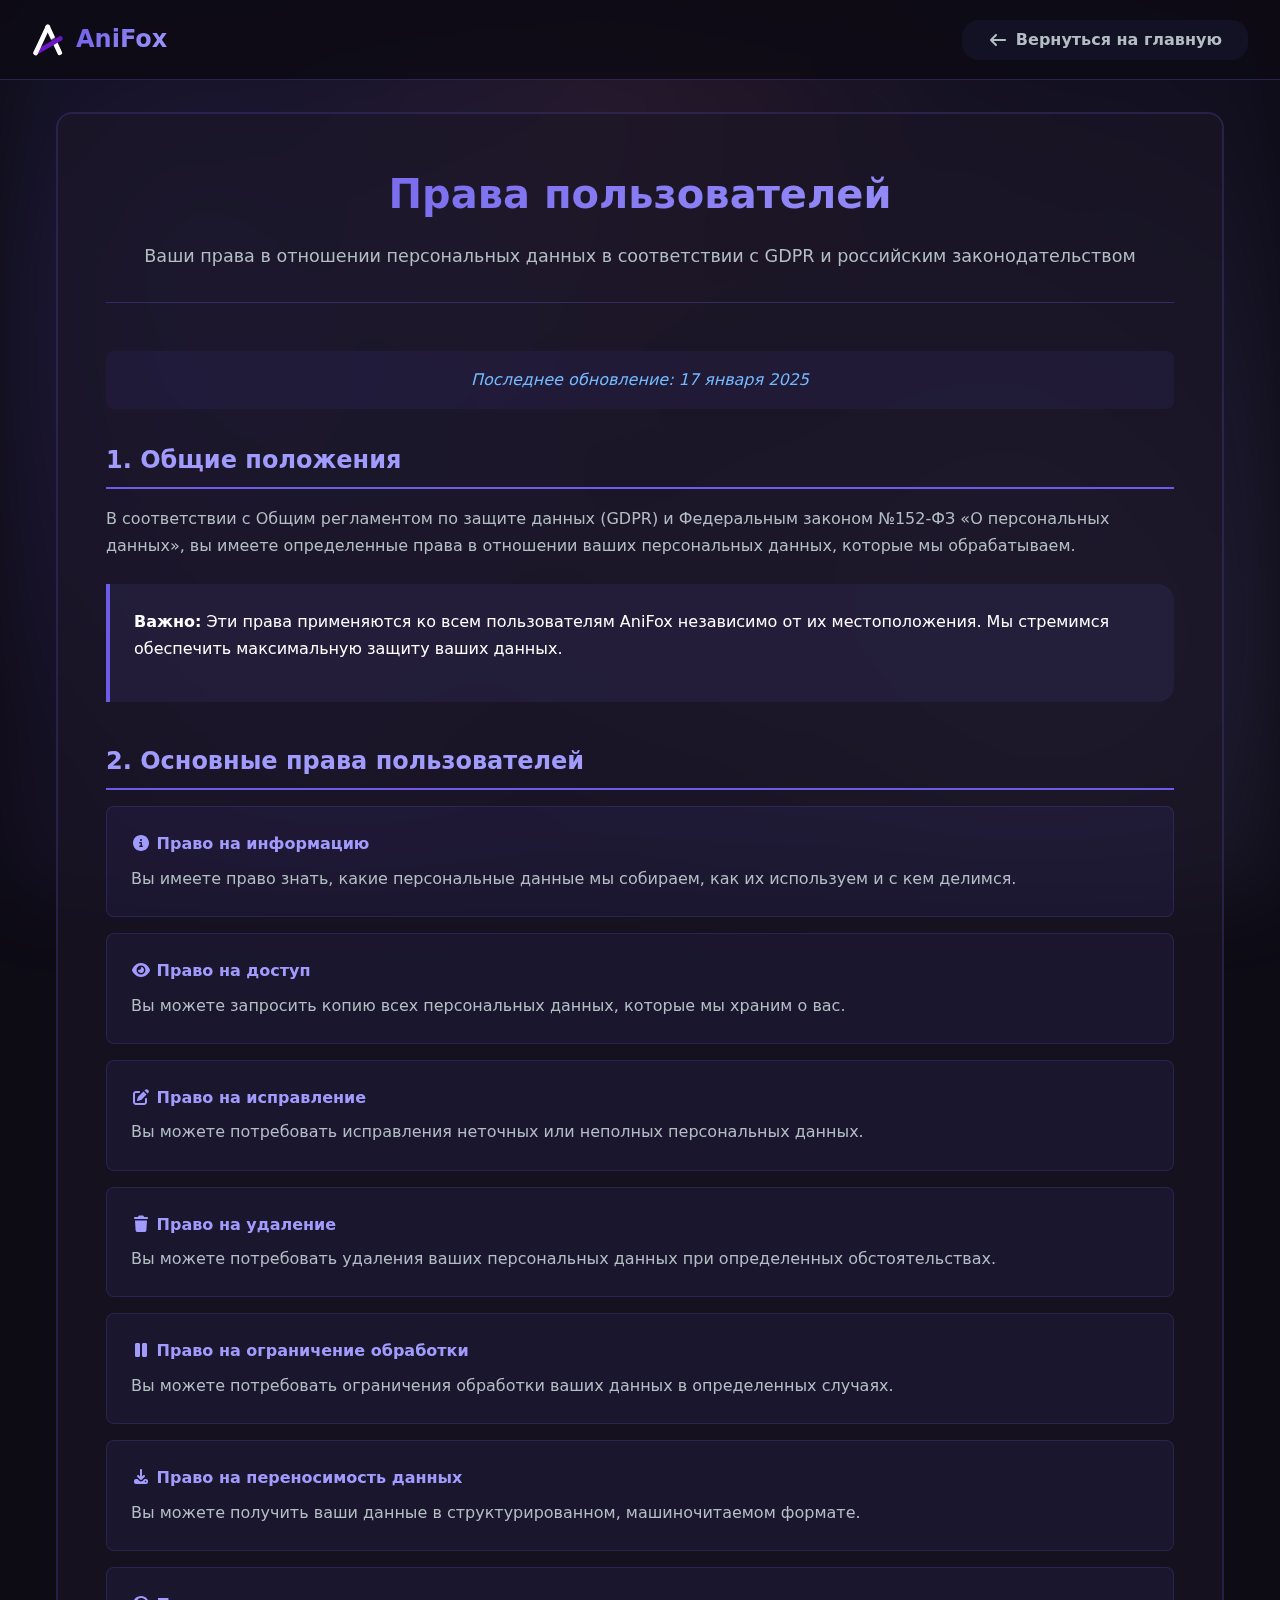
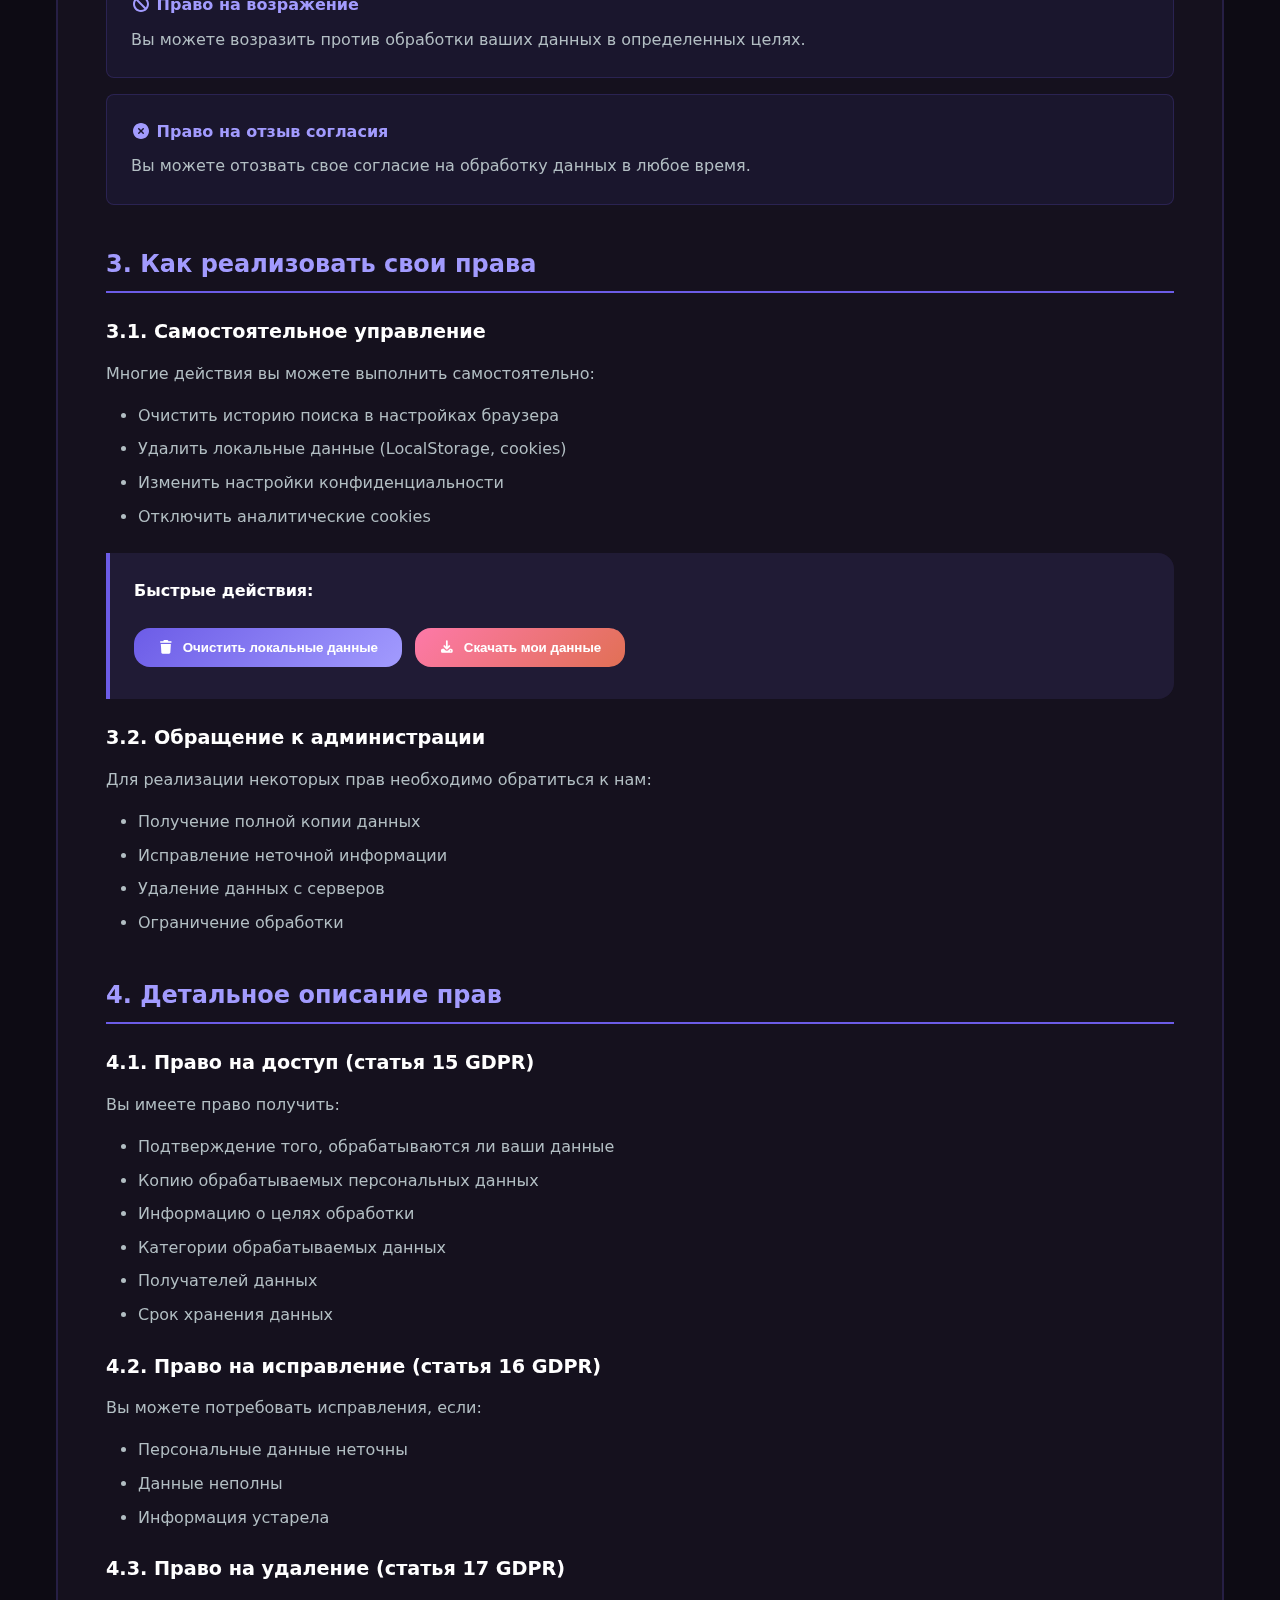
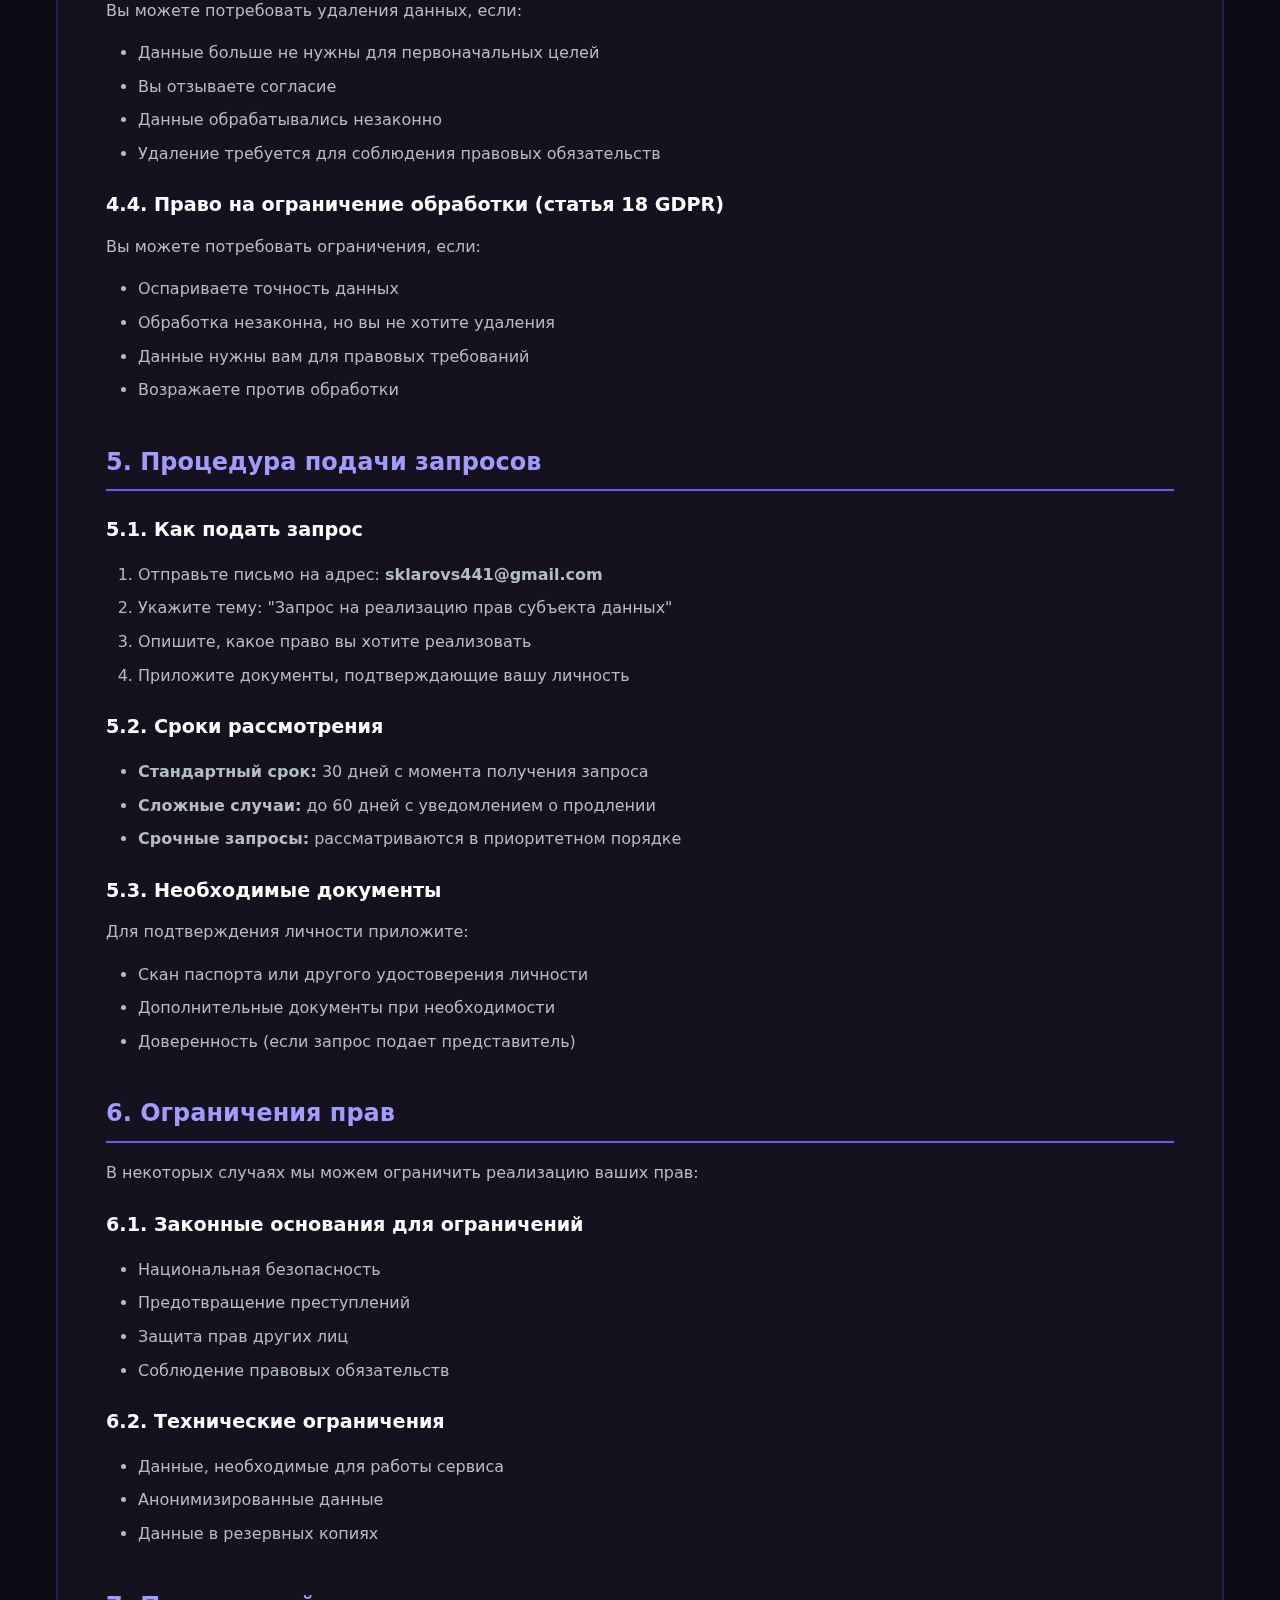
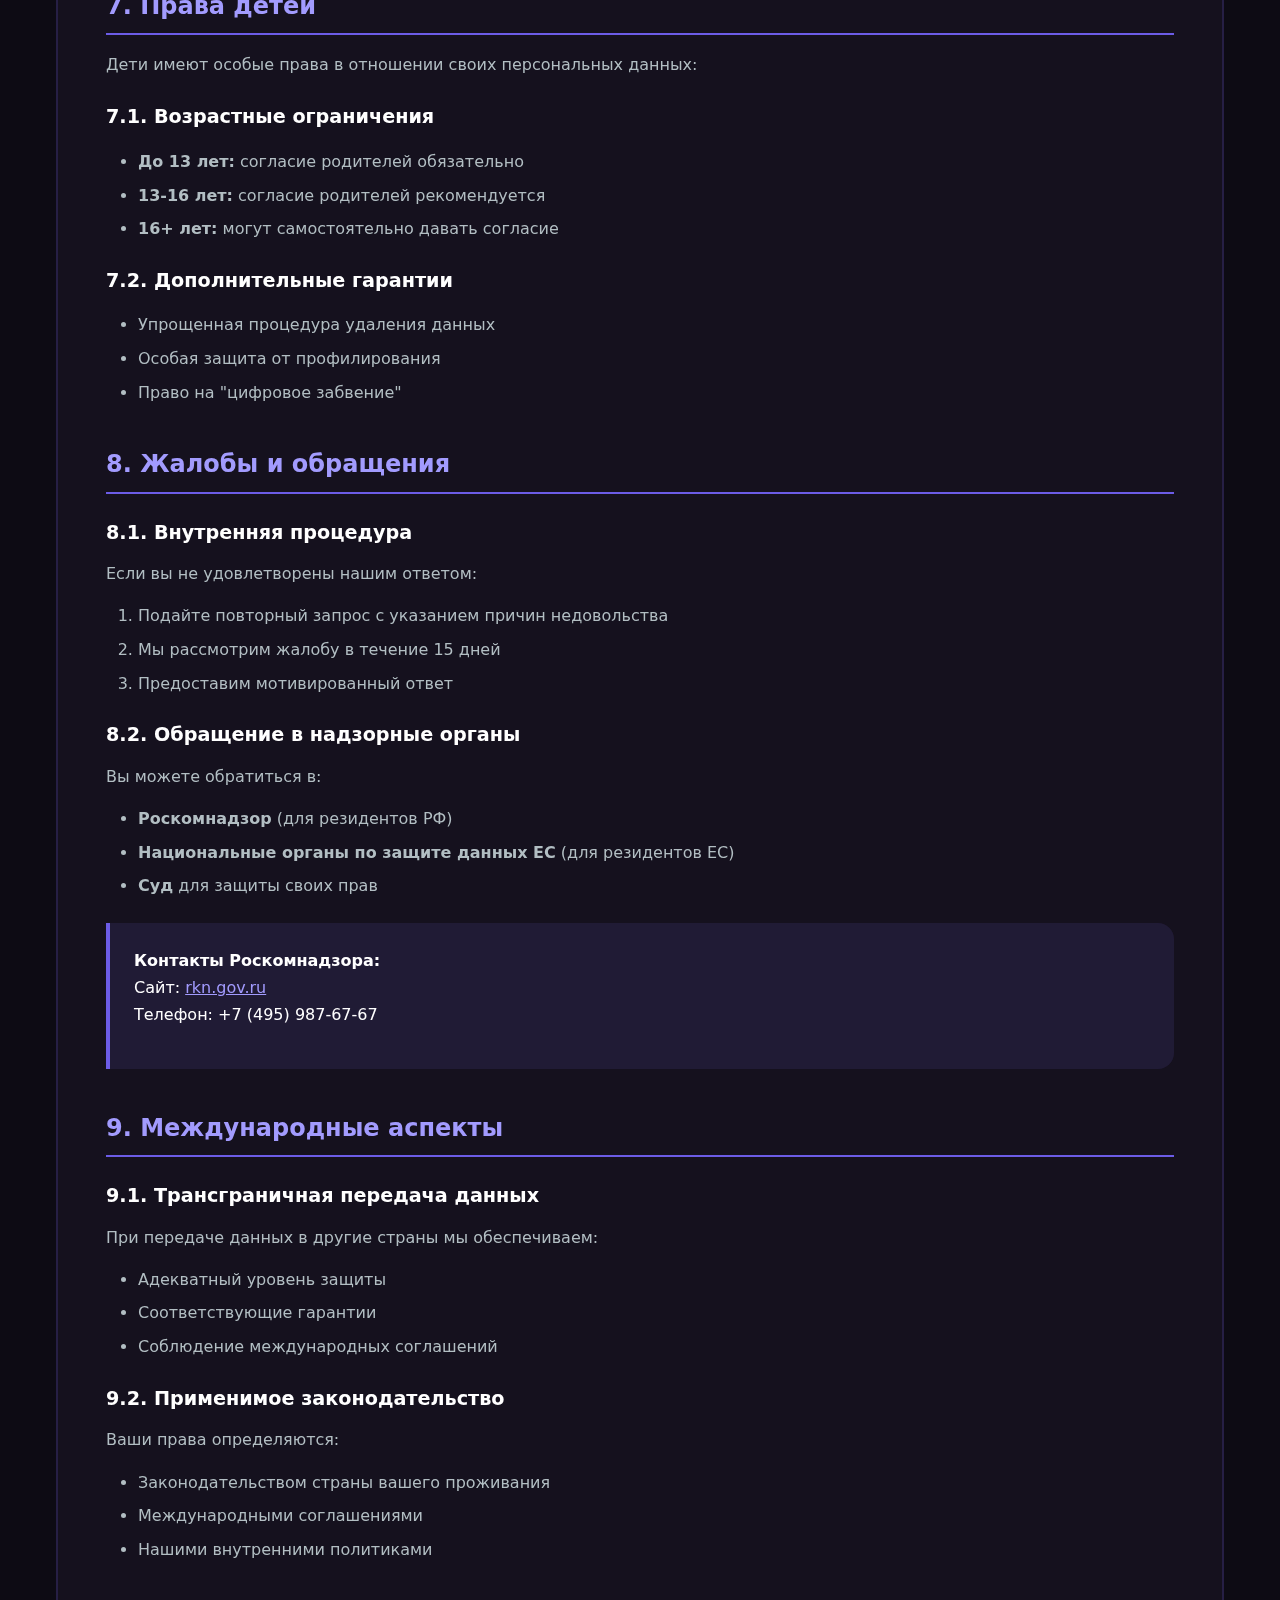
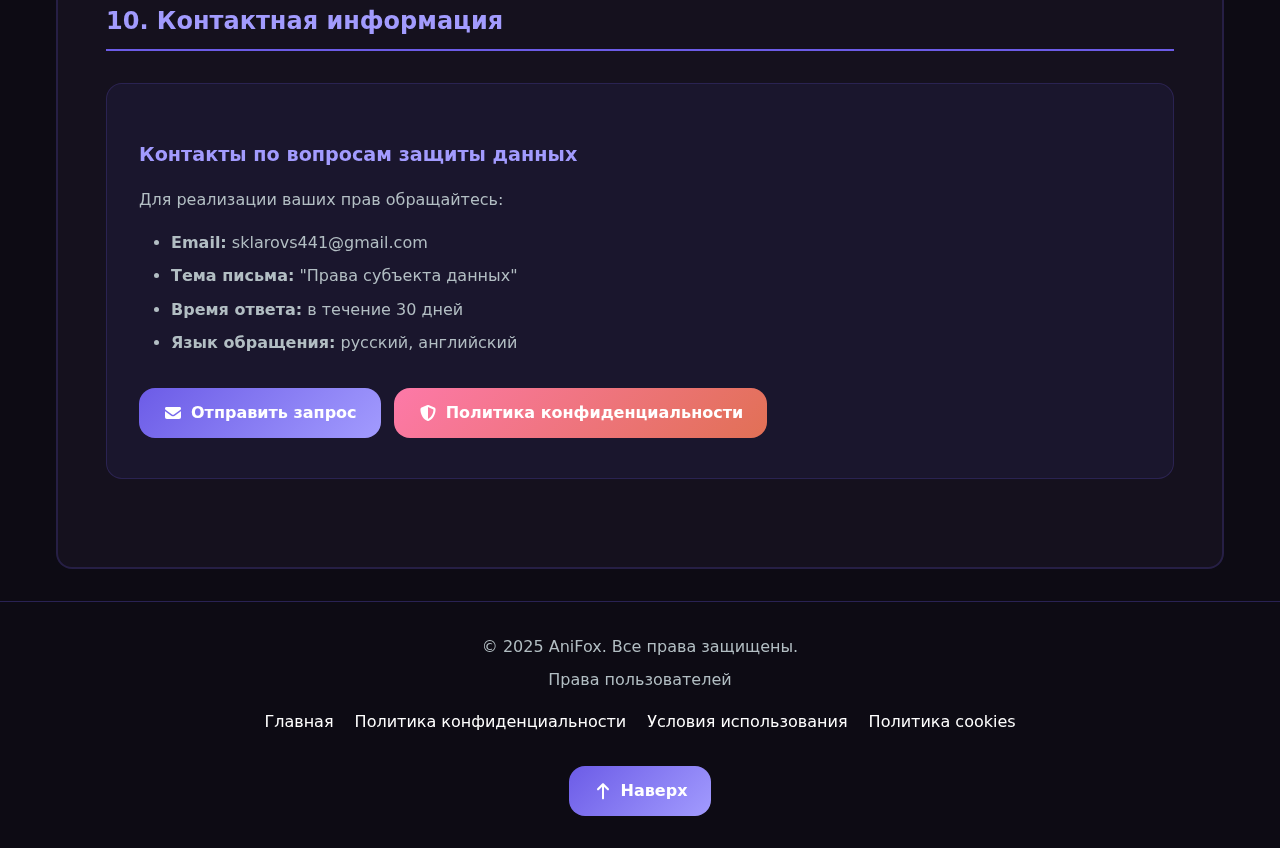
<file: user-rights.html>
<!DOCTYPE html>
<!--
 * AniFox 2.4 - Права пользователей
 * 
 * 💻 Разработано SerGio Play
 * 🌐 Веб-сайт: https://sergioplay-dev.vercel.app/
 * 📁 GitHub: https://github.com/SerGioPlay01/anifox-search
 * 
 * При использовании данного проекта обязательно указывайте ссылку на разработчика.
-->
<html lang="ru">
<head>
    <meta charset="UTF-8">
    <meta name="viewport" content="width=device-width, initial-scale=1.0">
    <title>Права пользователей - AniFox</title>
    <meta name="description" content="Права пользователей AniFox в соответствии с GDPR и российским законодательством о персональных данных.">
    
    <!-- Favicon -->
    <link rel="icon" href="/favicon/favicon.ico">
    
    <!-- Font Awesome -->
    <link rel="stylesheet" href="/css/all.min.css">
    
    <!-- Styles -->
    <style>
        :root {
            --primary: #6c5ce7;
            --primary-dark: #5f3dc4;
            --primary-light: #a29bfe;
            --secondary: #fd79a8;
            --accent: #e17055;
            --background: #0d0b14;
            --background-light: #1a1625;
            --surface: rgba(108, 92, 231, 0.08);
            --surface-hover: rgba(108, 92, 231, 0.15);
            --white: #ffffff;
            --text-primary: #ffffff;
            --text-secondary: #b2bec3;
            --text-muted: #74b9ff;
            --radius: 16px;
            --radius-small: 8px;
            --transition: all 0.3s cubic-bezier(0.4, 0, 0.2, 1);
            --glow: 0 0 0 2px rgba(108, 92, 231, 0.5);
            --glow-hover: 0 0 0 3px rgba(108, 92, 231, 0.8);
            --gradient-primary: linear-gradient(135deg, var(--primary) 0%, var(--primary-light) 100%);
            --gradient-secondary: linear-gradient(135deg, var(--secondary) 0%, var(--accent) 100%);
            --blur: blur(20px);
            --element-height: 40px;
        }
        
        * {
            box-sizing: border-box;
            margin: 0;
            padding: 0;
        }
        
        body {
            font-family: "Rubik", system-ui, -apple-system, sans-serif;
            background: var(--background);
            color: var(--text-primary);
            display: flex;
            flex-direction: column;
            min-height: 100vh;
            line-height: 1.6;
            position: relative;
            overflow-x: hidden;
        }

        body::before {
            content: '';
            position: fixed;
            top: 0;
            left: 0;
            width: 100%;
            height: 100%;
            background: 
                radial-gradient(circle at 15% 25%, rgba(108, 92, 231, 0.15) 0%, transparent 40%),
                radial-gradient(circle at 85% 75%, rgba(162, 155, 254, 0.12) 0%, transparent 45%),
                radial-gradient(circle at 50% 10%, rgba(253, 121, 168, 0.08) 0%, transparent 35%),
                radial-gradient(circle at 20% 80%, rgba(95, 61, 196, 0.12) 0%, transparent 50%),
                radial-gradient(circle at 80% 20%, rgba(108, 92, 231, 0.08) 0%, transparent 60%),
                radial-gradient(circle at 40% 60%, rgba(162, 155, 254, 0.06) 0%, transparent 70%);
            pointer-events: none;
            z-index: -1;
            filter: blur(40px);
            animation: backgroundFloat 20s ease-in-out infinite;
        }

        @keyframes backgroundFloat {
            0%, 100% {
                transform: translateY(0px) scale(1);
                opacity: 0.8;
            }
            25% {
                transform: translateY(-10px) scale(1.02);
                opacity: 0.9;
            }
            50% {
                transform: translateY(-5px) scale(0.98);
                opacity: 0.85;
            }
            75% {
                transform: translateY(-15px) scale(1.01);
                opacity: 0.95;
            }
        }
        
        /* Header */
        .header {
            display: flex;
            align-items: center;
            justify-content: space-between;
            padding: 1rem 2rem;
            background: rgba(13, 11, 20, 0.85);
            border-bottom: 1px solid rgba(108, 92, 231, 0.3);
            position: sticky;
            top: 0;
            z-index: 100;
            backdrop-filter: var(--blur);
            height: 80px;
        }
        
        .logo-link {
            display: flex;
            align-items: center;
            gap: 0.75rem;
            text-decoration: none;
            color: var(--text-primary);
            font-weight: 700;
            font-size: 1.5rem;
            transition: var(--transition);
            height: var(--element-height);
        }
        
        .logo-link:hover {
            transform: translateY(-2px);
            color: var(--primary-light);
        }

        .logo-text {
            background: var(--gradient-primary);
            -webkit-background-clip: text;
            -webkit-text-fill-color: transparent;
            background-clip: text;
        }
        
        .nav-btn {
            display: flex;
            align-items: center;
            gap: 0.5rem;
            padding: 0 1.5rem;
            height: var(--element-height);
            border: none;
            border-radius: var(--radius);
            background: var(--surface);
            color: var(--text-secondary);
            font-weight: 600;
            cursor: pointer;
            transition: var(--transition);
            text-decoration: none;
            backdrop-filter: var(--blur);
            border: 2px solid transparent;
        }
        
        .nav-btn:hover {
            color: var(--text-primary);
            background: var(--surface-hover);
            transform: translateY(-2px);
            border-color: var(--primary);
            box-shadow: var(--glow-hover);
        }
        
        /* Main Content */
        .main-content {
            flex: 1;
            padding: 2rem 1rem;
            max-width: 1200px;
            margin: 0 auto;
            width: 100%;
        }
        
        .rights-container {
            background: rgba(26, 22, 37, 0.6);
            border: 2px solid rgba(108, 92, 231, 0.2);
            border-radius: var(--radius);
            padding: 3rem;
            backdrop-filter: var(--blur);
            transition: var(--transition);
        }
        
        .rights-header {
            text-align: center;
            margin-bottom: 3rem;
            padding-bottom: 2rem;
            border-bottom: 1px solid rgba(108, 92, 231, 0.3);
        }
        
        .rights-header h1 {
            font-size: 2.5rem;
            margin-bottom: 1rem;
            color: var(--text-primary);
            background: var(--gradient-primary);
            -webkit-background-clip: text;
            -webkit-text-fill-color: transparent;
            background-clip: text;
            font-weight: 700;
        }
        
        .rights-header p {
            color: var(--text-secondary);
            font-size: 1.1rem;
        }
        
        .last-updated {
            text-align: center;
            color: var(--text-muted);
            margin-bottom: 2rem;
            font-style: italic;
            padding: 1rem;
            background: var(--surface);
            border-radius: var(--radius-small);
        }
        
        /* Rights Sections */
        .rights-section {
            margin-bottom: 2.5rem;
        }
        
        .rights-section h2 {
            color: var(--primary-light);
            font-size: 1.5rem;
            margin-bottom: 1rem;
            padding-bottom: 0.5rem;
            border-bottom: 2px solid var(--primary);
            font-weight: 600;
        }
        
        .rights-section h3 {
            color: var(--text-primary);
            font-size: 1.2rem;
            margin: 1.5rem 0 0.75rem;
            font-weight: 600;
        }
        
        .rights-section p {
            margin-bottom: 1rem;
            color: var(--text-secondary);
            line-height: 1.7;
        }
        
        .rights-section ul, .rights-section ol {
            margin: 1rem 0;
            padding-left: 2rem;
            color: var(--text-secondary);
        }
        
        .rights-section li {
            margin-bottom: 0.5rem;
            line-height: 1.6;
        }
        
        .highlight {
            background: rgba(108, 92, 231, 0.1);
            border-left: 4px solid var(--primary);
            padding: 1.5rem;
            margin: 1.5rem 0;
            border-radius: 0 var(--radius) var(--radius) 0;
            backdrop-filter: var(--blur);
        }

        .highlight p {
            color: var(--text-primary);
            font-weight: 500;
        }

        .right-card {
            background: var(--surface);
            border-radius: var(--radius-small);
            padding: 1.5rem;
            margin: 1rem 0;
            border: 1px solid rgba(108, 92, 231, 0.2);
            transition: var(--transition);
        }

        .right-card:hover {
            background: var(--surface-hover);
            transform: translateY(-2px);
        }

        .right-card h4 {
            color: var(--primary-light);
            margin-bottom: 0.5rem;
            font-weight: 600;
        }

        .right-card p {
            color: var(--text-secondary);
            margin-bottom: 0;
        }

        .action-button {
            display: inline-flex;
            align-items: center;
            gap: 0.5rem;
            background: var(--gradient-primary);
            color: var(--white);
            padding: 0.75rem 1.5rem;
            border-radius: var(--radius);
            text-decoration: none;
            margin: 0.5rem 0.5rem 0.5rem 0;
            transition: var(--transition);
            font-weight: 600;
            border: none;
            cursor: pointer;
        }

        .action-button:hover {
            transform: translateY(-2px);
            box-shadow: var(--glow-hover);
        }

        .action-button.secondary {
            background: var(--gradient-secondary);
        }
        
        .contact-info {
            background: var(--surface);
            border-radius: var(--radius);
            padding: 2rem;
            margin-top: 2rem;
            border: 1px solid rgba(108, 92, 231, 0.2);
        }
        
        .contact-info h3 {
            color: var(--primary-light);
            margin-bottom: 1rem;
            font-weight: 600;
        }
        
        /* Footer */
        .footer {
            background: rgba(13, 11, 20, 0.9);
            border-top: 1px solid rgba(108, 92, 231, 0.3);
            margin-top: auto;
            backdrop-filter: var(--blur);
        }
        
        .footer-content {
            max-width: 1200px;
            margin: 0 auto;
            padding: 2rem 1rem;
            text-align: center;
        }
        
        .footer p {
            color: var(--text-secondary);
            margin-bottom: 0.5rem;
        }

        .footer a {
            color: var(--text-primary);
            text-decoration: none;
            transition: var(--transition);
        }

        .footer a:hover {
            color: var(--primary-light);
        }
        
        .back-to-top {
            display: inline-flex;
            align-items: center;
            gap: 0.5rem;
            background: var(--gradient-primary);
            color: var(--white);
            padding: 0.75rem 1.5rem;
            border-radius: var(--radius);
            text-decoration: none;
            margin-top: 1rem;
            transition: var(--transition);
            font-weight: 600;
        }
        
        .back-to-top:hover {
            transform: translateY(-2px);
            box-shadow: var(--glow-hover);
        }
        
        /* Responsive */
        @media (max-width: 768px) {
            .header {
                padding: 1rem;
            }

            .main-content {
                padding: 0 1rem;
                margin: 1rem auto;
            }

            .rights-container {
                padding: 1.5rem;
            }

            .rights-header h1 {
                font-size: 2rem;
            }

            .action-button {
                width: 100%;
                justify-content: center;
                margin: 0.5rem 0;
            }
        }

        @media (max-width: 480px) {
            .rights-header h1 {
                font-size: 1.5rem;
            }

            .rights-section h2 {
                font-size: 1.2rem;
            }
        }
    </style>
</head>

<body>
    <!-- Header -->
    <header class="header">
        <a href="/" class="logo-link">
            <!-- Оптимизированный SVG логотип -->
            <svg xmlns="http://www.w3.org/2000/svg" width="32" height="32" viewBox="0 0 265 275" fill="none"
                aria-hidden="true">
                <rect width="40.48" height="283.04" rx="15" transform="matrix(.9066 -.422 .42324 .90602 103.258 17.083)"
                    fill="url(#paint0_linear)" />
                <foreignObject x="-94.47" y="2.529" width="453.94" height="366.95">
                    <div xmlns="http://www.w3.org/1999/xhtml"
                        style="backdrop-filter:blur(50px);clip-path:url(#bgblur_clip);height:100%;width:100%"></div>
                </foreignObject>
                <rect width="40.44" height="283.32" rx="15" transform="matrix(-.5065 -.86224 -.86303 .50515 265 131.88)"
                    fill="url(#paint1_linear)" />
                <rect width="40.48" height="283.04" rx="15" transform="matrix(-.9066 -.422 -.42324 .90602 156.62 17.54)"
                    fill="url(#paint2_linear)" />
                <defs>
                    <clipPath id="bgblur_clip" transform="translate(94.47 -2.529)">
                        <rect width="40.44" height="283.32" rx="15"
                            transform="matrix(-.5065 -.86224 -.86303 .50515 265 131.88)" />
                    </clipPath>
                    <linearGradient id="paint0_linear" x1="20.24" y1="0" x2="27.54" y2="495.89">
                        <stop stop-color="#fff" />
                        <stop offset="1" stop-color="#fff" stop-opacity=".7" />
                    </linearGradient>
                    <linearGradient id="paint1_linear" x1="25.124" y1="411.96" x2="33.264" y2="-4.776">
                        <stop stop-color="#22083f" stop-opacity=".7" />
                        <stop offset="1" stop-color="#6c16c9" />
                    </linearGradient>
                    <linearGradient id="paint2_linear" x1="20.24" y1="0" x2="20.24" y2="283.04">
                        <stop stop-color="#fff" />
                        <stop offset="1" stop-color="#fff" />
                    </linearGradient>
                </defs>
            </svg>
            <span class="logo-text">AniFox</span>
        </a>
        <a href="/" class="nav-btn">
            <i class="fas fa-arrow-left"></i>
            Вернуться на главную
        </a>
    </header>

    <!-- Main Content -->
    <main class="main-content">
        <div class="rights-container">
            <div class="rights-header">
                <h1>Права пользователей</h1>
                <p>Ваши права в отношении персональных данных в соответствии с GDPR и российским законодательством</p>
            </div>
            
            <div class="last-updated">
                Последнее обновление: 17 января 2025
            </div>

            <div class="rights-section">
                <h2>1. Общие положения</h2>
                <p>В соответствии с Общим регламентом по защите данных (GDPR) и Федеральным законом №152-ФЗ «О персональных данных», вы имеете определенные права в отношении ваших персональных данных, которые мы обрабатываем.</p>
                
                <div class="highlight">
                    <p><strong>Важно:</strong> Эти права применяются ко всем пользователям AniFox независимо от их местоположения. Мы стремимся обеспечить максимальную защиту ваших данных.</p>
                </div>
            </div>

            <div class="rights-section">
                <h2>2. Основные права пользователей</h2>
                
                <div class="right-card">
                    <h4><i class="fas fa-info-circle"></i> Право на информацию</h4>
                    <p>Вы имеете право знать, какие персональные данные мы собираем, как их используем и с кем делимся.</p>
                </div>

                <div class="right-card">
                    <h4><i class="fas fa-eye"></i> Право на доступ</h4>
                    <p>Вы можете запросить копию всех персональных данных, которые мы храним о вас.</p>
                </div>

                <div class="right-card">
                    <h4><i class="fas fa-edit"></i> Право на исправление</h4>
                    <p>Вы можете потребовать исправления неточных или неполных персональных данных.</p>
                </div>

                <div class="right-card">
                    <h4><i class="fas fa-trash"></i> Право на удаление</h4>
                    <p>Вы можете потребовать удаления ваших персональных данных при определенных обстоятельствах.</p>
                </div>

                <div class="right-card">
                    <h4><i class="fas fa-pause"></i> Право на ограничение обработки</h4>
                    <p>Вы можете потребовать ограничения обработки ваших данных в определенных случаях.</p>
                </div>

                <div class="right-card">
                    <h4><i class="fas fa-download"></i> Право на переносимость данных</h4>
                    <p>Вы можете получить ваши данные в структурированном, машиночитаемом формате.</p>
                </div>

                <div class="right-card">
                    <h4><i class="fas fa-ban"></i> Право на возражение</h4>
                    <p>Вы можете возразить против обработки ваших данных в определенных целях.</p>
                </div>

                <div class="right-card">
                    <h4><i class="fas fa-times-circle"></i> Право на отзыв согласия</h4>
                    <p>Вы можете отозвать свое согласие на обработку данных в любое время.</p>
                </div>
            </div>

            <div class="rights-section">
                <h2>3. Как реализовать свои права</h2>
                
                <h3>3.1. Самостоятельное управление</h3>
                <p>Многие действия вы можете выполнить самостоятельно:</p>
                <ul>
                    <li>Очистить историю поиска в настройках браузера</li>
                    <li>Удалить локальные данные (LocalStorage, cookies)</li>
                    <li>Изменить настройки конфиденциальности</li>
                    <li>Отключить аналитические cookies</li>
                </ul>

                <div class="highlight">
                    <p><strong>Быстрые действия:</strong></p>
                    <button class="action-button" onclick="clearLocalData()">
                        <i class="fas fa-trash"></i>
                        Очистить локальные данные
                    </button>
                    <button class="action-button secondary" onclick="downloadData()">
                        <i class="fas fa-download"></i>
                        Скачать мои данные
                    </button>
                </div>

                <h3>3.2. Обращение к администрации</h3>
                <p>Для реализации некоторых прав необходимо обратиться к нам:</p>
                <ul>
                    <li>Получение полной копии данных</li>
                    <li>Исправление неточной информации</li>
                    <li>Удаление данных с серверов</li>
                    <li>Ограничение обработки</li>
                </ul>
            </div>

            <div class="rights-section">
                <h2>4. Детальное описание прав</h2>
                
                <h3>4.1. Право на доступ (статья 15 GDPR)</h3>
                <p>Вы имеете право получить:</p>
                <ul>
                    <li>Подтверждение того, обрабатываются ли ваши данные</li>
                    <li>Копию обрабатываемых персональных данных</li>
                    <li>Информацию о целях обработки</li>
                    <li>Категории обрабатываемых данных</li>
                    <li>Получателей данных</li>
                    <li>Срок хранения данных</li>
                </ul>

                <h3>4.2. Право на исправление (статья 16 GDPR)</h3>
                <p>Вы можете потребовать исправления, если:</p>
                <ul>
                    <li>Персональные данные неточны</li>
                    <li>Данные неполны</li>
                    <li>Информация устарела</li>
                </ul>

                <h3>4.3. Право на удаление (статья 17 GDPR)</h3>
                <p>Вы можете потребовать удаления данных, если:</p>
                <ul>
                    <li>Данные больше не нужны для первоначальных целей</li>
                    <li>Вы отзываете согласие</li>
                    <li>Данные обрабатывались незаконно</li>
                    <li>Удаление требуется для соблюдения правовых обязательств</li>
                </ul>

                <h3>4.4. Право на ограничение обработки (статья 18 GDPR)</h3>
                <p>Вы можете потребовать ограничения, если:</p>
                <ul>
                    <li>Оспариваете точность данных</li>
                    <li>Обработка незаконна, но вы не хотите удаления</li>
                    <li>Данные нужны вам для правовых требований</li>
                    <li>Возражаете против обработки</li>
                </ul>
            </div>

            <div class="rights-section">
                <h2>5. Процедура подачи запросов</h2>
                
                <h3>5.1. Как подать запрос</h3>
                <ol>
                    <li>Отправьте письмо на адрес: <strong>sklarovs441@gmail.com</strong></li>
                    <li>Укажите тему: "Запрос на реализацию прав субъекта данных"</li>
                    <li>Опишите, какое право вы хотите реализовать</li>
                    <li>Приложите документы, подтверждающие вашу личность</li>
                </ol>

                <h3>5.2. Сроки рассмотрения</h3>
                <ul>
                    <li><strong>Стандартный срок:</strong> 30 дней с момента получения запроса</li>
                    <li><strong>Сложные случаи:</strong> до 60 дней с уведомлением о продлении</li>
                    <li><strong>Срочные запросы:</strong> рассматриваются в приоритетном порядке</li>
                </ul>

                <h3>5.3. Необходимые документы</h3>
                <p>Для подтверждения личности приложите:</p>
                <ul>
                    <li>Скан паспорта или другого удостоверения личности</li>
                    <li>Дополнительные документы при необходимости</li>
                    <li>Доверенность (если запрос подает представитель)</li>
                </ul>
            </div>

            <div class="rights-section">
                <h2>6. Ограничения прав</h2>
                <p>В некоторых случаях мы можем ограничить реализацию ваших прав:</p>
                
                <h3>6.1. Законные основания для ограничений</h3>
                <ul>
                    <li>Национальная безопасность</li>
                    <li>Предотвращение преступлений</li>
                    <li>Защита прав других лиц</li>
                    <li>Соблюдение правовых обязательств</li>
                </ul>

                <h3>6.2. Технические ограничения</h3>
                <ul>
                    <li>Данные, необходимые для работы сервиса</li>
                    <li>Анонимизированные данные</li>
                    <li>Данные в резервных копиях</li>
                </ul>
            </div>

            <div class="rights-section">
                <h2>7. Права детей</h2>
                <p>Дети имеют особые права в отношении своих персональных данных:</p>
                
                <h3>7.1. Возрастные ограничения</h3>
                <ul>
                    <li><strong>До 13 лет:</strong> согласие родителей обязательно</li>
                    <li><strong>13-16 лет:</strong> согласие родителей рекомендуется</li>
                    <li><strong>16+ лет:</strong> могут самостоятельно давать согласие</li>
                </ul>

                <h3>7.2. Дополнительные гарантии</h3>
                <ul>
                    <li>Упрощенная процедура удаления данных</li>
                    <li>Особая защита от профилирования</li>
                    <li>Право на "цифровое забвение"</li>
                </ul>
            </div>

            <div class="rights-section">
                <h2>8. Жалобы и обращения</h2>
                
                <h3>8.1. Внутренняя процедура</h3>
                <p>Если вы не удовлетворены нашим ответом:</p>
                <ol>
                    <li>Подайте повторный запрос с указанием причин недовольства</li>
                    <li>Мы рассмотрим жалобу в течение 15 дней</li>
                    <li>Предоставим мотивированный ответ</li>
                </ol>

                <h3>8.2. Обращение в надзорные органы</h3>
                <p>Вы можете обратиться в:</p>
                <ul>
                    <li><strong>Роскомнадзор</strong> (для резидентов РФ)</li>
                    <li><strong>Национальные органы по защите данных ЕС</strong> (для резидентов ЕС)</li>
                    <li><strong>Суд</strong> для защиты своих прав</li>
                </ul>

                <div class="highlight">
                    <p><strong>Контакты Роскомнадзора:</strong><br>
                    Сайт: <a href="https://rkn.gov.ru" target="_blank" style="color: var(--primary-light);">rkn.gov.ru</a><br>
                    Телефон: +7 (495) 987-67-67</p>
                </div>
            </div>

            <div class="rights-section">
                <h2>9. Международные аспекты</h2>
                
                <h3>9.1. Трансграничная передача данных</h3>
                <p>При передаче данных в другие страны мы обеспечиваем:</p>
                <ul>
                    <li>Адекватный уровень защиты</li>
                    <li>Соответствующие гарантии</li>
                    <li>Соблюдение международных соглашений</li>
                </ul>

                <h3>9.2. Применимое законодательство</h3>
                <p>Ваши права определяются:</p>
                <ul>
                    <li>Законодательством страны вашего проживания</li>
                    <li>Международными соглашениями</li>
                    <li>Нашими внутренними политиками</li>
                </ul>
            </div>

            <div class="rights-section">
                <h2>10. Контактная информация</h2>
                <div class="contact-info">
                    <h3>Контакты по вопросам защиты данных</h3>
                    <p>Для реализации ваших прав обращайтесь:</p>
                    <ul>
                        <li><strong>Email:</strong> sklarovs441@gmail.com</li>
                        <li><strong>Тема письма:</strong> "Права субъекта данных"</li>
                        <li><strong>Время ответа:</strong> в течение 30 дней</li>
                        <li><strong>Язык обращения:</strong> русский, английский</li>
                    </ul>
                    
                    <div style="margin-top: 1.5rem;">
                        <a href="mailto:sklarovs441@gmail.com?subject=Права субъекта данных" class="action-button">
                            <i class="fas fa-envelope"></i>
                            Отправить запрос
                        </a>
                        <a href="/privacy-policy.html" class="action-button secondary">
                            <i class="fas fa-shield-alt"></i>
                            Политика конфиденциальности
                        </a>
                    </div>
                </div>
            </div>
        </div>
    </main>

    <!-- Footer -->
    <footer class="footer">
        <div class="footer-content">
            <p>&copy; 2025 AniFox. Все права защищены.</p>
            <p>Права пользователей</p>
            <div style="margin: 1rem 0;">
                <a href="/" style="color: var(--text-primary); text-decoration: none; margin-right: 1rem;">Главная</a>
                <a href="/privacy-policy.html" style="color: var(--text-primary); text-decoration: none; margin-right: 1rem;">Политика конфиденциальности</a>
                <a href="/terms-of-service.html" style="color: var(--text-primary); text-decoration: none; margin-right: 1rem;">Условия использования</a>
                <a href="/cookie-policy.html" style="color: var(--text-primary); text-decoration: none;">Политика cookies</a>
            </div>
            <a href="#" class="back-to-top" onclick="scrollToTop()">
                <i class="fas fa-arrow-up"></i>
                Наверх
            </a>
        </div>
    </footer>

    <!-- JavaScript -->
    <script>
        // Плавная прокрутка наверх
        function scrollToTop() {
            window.scrollTo({
                top: 0,
                behavior: 'smooth'
            });
        }

        // Очистка локальных данных
        function clearLocalData() {
            if (confirm('Вы уверены, что хотите очистить все локальные данные? Это действие нельзя отменить.')) {
                // Очистка localStorage
                localStorage.clear();
                
                // Очистка sessionStorage
                sessionStorage.clear();
                
                // Очистка IndexedDB (если используется)
                if ('indexedDB' in window) {
                    indexedDB.databases().then(databases => {
                        databases.forEach(db => {
                            indexedDB.deleteDatabase(db.name);
                        });
                    });
                }
                
                alert('Локальные данные успешно очищены. Страница будет перезагружена.');
                window.location.reload();
            }
        }

        // Скачивание данных пользователя
        function downloadData() {
            const userData = {
                localStorage: { ...localStorage },
                sessionStorage: { ...sessionStorage },
                cookies: document.cookie,
                userAgent: navigator.userAgent,
                language: navigator.language,
                timestamp: new Date().toISOString()
            };
            
            const dataStr = JSON.stringify(userData, null, 2);
            const dataBlob = new Blob([dataStr], { type: 'application/json' });
            
            const link = document.createElement('a');
            link.href = URL.createObjectURL(dataBlob);
            link.download = `anifox-user-data-${new Date().toISOString().split('T')[0]}.json`;
            link.click();
            
            URL.revokeObjectURL(link.href);
        }

        // Обработка якорных ссылок
        document.querySelectorAll('a[href^="#"]').forEach(anchor => {
            anchor.addEventListener('click', function (e) {
                e.preventDefault();
                const target = document.querySelector(this.getAttribute('href'));
                if (target) {
                    target.scrollIntoView({
                        behavior: 'smooth',
                        block: 'start'
                    });
                }
            });
        });
    </script>
</body>
</html>
</file>
<file: fonts/rubik/rubik.css>
/* Rubik Font Family */
@font-face {
    font-family: 'Rubik';
    src: url('rubik-regular.ttf') format('truetype');
    font-weight: 400;
    font-style: normal;
    font-display: swap;
}

/* Fallback для других весов - используем системные шрифты */
@font-face {
    font-family: 'Rubik';
    src: local('Rubik Light'), local('Rubik-Light'), local('Arial'), local('Helvetica');
    font-weight: 300;
    font-style: normal;
    font-display: swap;
}

@font-face {
    font-family: 'Rubik';
    src: local('Rubik Medium'), local('Rubik-Medium'), local('Arial'), local('Helvetica');
    font-weight: 500;
    font-style: normal;
    font-display: swap;
}

@font-face {
    font-family: 'Rubik';
    src: local('Rubik SemiBold'), local('Rubik-SemiBold'), local('Arial'), local('Helvetica');
    font-weight: 600;
    font-style: normal;
    font-display: swap;
}

@font-face {
    font-family: 'Rubik';
    src: local('Rubik Bold'), local('Rubik-Bold'), local('Arial'), local('Helvetica');
    font-weight: 700;
    font-style: normal;
    font-display: swap;
}

@font-face {
    font-family: 'Rubik';
    src: local('Rubik ExtraBold'), local('Rubik-ExtraBold'), local('Arial'), local('Helvetica');
    font-weight: 800;
    font-style: normal;
    font-display: swap;
}
</file>
<file: style.css>
@import url("https://fonts.googleapis.com/css2?family=Inter:ital,opsz,wght@0,14..32,100..900;1,14..32,100..900&display=swap");

/* Стили для скроллбара */
::-webkit-scrollbar {
  width: 12px;
  height: 12px;
}

/* Дорожка скроллбара */
::-webkit-scrollbar-track {
  background: #0a0a0a;
  border-radius: 10px;
}

/* Бегунок скроллбара */
::-webkit-scrollbar-thumb {
  background: #5b0a99;
  border-radius: 10px;
  border: 2px solid #0a0a0a;
}

/* Бегунок при наведении */
::-webkit-scrollbar-thumb:hover {
  background: #4a087a;
}

/* Бегунок при активном состоянии */
::-webkit-scrollbar-thumb:active {
  background: #3a0660;
}

/* Угол скроллбара */
::-webkit-scrollbar-corner {
  background: #0a0a0a;
}

/* Стили для Firefox */
* {
  scrollbar-width: thin;
  scrollbar-color: #5b0a99 #0a0a0a;
}

/* Дополнительные стили для Firefox */
html {
  scrollbar-width: thin;
  scrollbar-color: #5b0a99 #0a0a0a;
}

:root {
  --red: #5b0a99;
  --black: #0a0a0a;
  --white: #f2f2f2;
  --gray: #666;
  --dark-gray: #333;
  --radius: 16px;
  --transition: 0.3s;
  --accent: #9115ea;
  --shadow: 0 8px 32px rgba(101, 19, 178, 0.4);
  --gradient: linear-gradient(135deg, var(--red) 0%, #a31aff 100%);
}

* {
  box-sizing: border-box;
  margin: 0;
  padding: 0;
}

body {
  font-family: "Inter", system-ui, -apple-system, sans-serif;
  background: var(--black) url(/resources/bg.jpg) center/cover fixed;
  color: var(--white);
  display: flex;
  flex-direction: column;
  min-height: 100vh;
  line-height: 1.6;
}

/* Header */
.top {
  padding: 1rem 2rem;
  display: flex;
  justify-content: space-between;
  align-items: center;
  background: rgba(10, 10, 10, 0.95);
  backdrop-filter: blur(20px);
  border-bottom: 1px solid rgba(255, 255, 255, 0.1);
  position: sticky;
  top: 0;
  z-index: 1000;
}

.logo-link {
  display: flex;
  align-items: center;
  gap: 0.75rem;
  text-decoration: none;
  color: var(--white);
  font-weight: 700;
  font-size: 1.5rem;
  transition: var(--transition);
}

.logo-link:hover {
  color: var(--red);
  transform: translateY(-1px);
}

.logo-icon {
  flex-shrink: 0;
  transition: var(--transition);
}

.logo-link:hover .logo-icon {
  transform: rotate(90deg);
}

/* Search Section */
.search-section {
  padding: 3rem 1rem;
  max-width: 900px;
  margin: 0 auto;
  width: 100%;
}

#searchForm {
  display: flex;
  gap: 1rem;
  width: 100%;
  position: relative;
}

#searchInput {
  flex: 1;
  min-height: 64px;
  border-radius: var(--radius);
  border: 2px solid rgba(255, 255, 255, 0.15);
  background: rgba(255, 255, 255, 0.08);
  color: var(--white);
  padding: 0 2rem;
  font-size: 1.2rem;
  outline: none;
  transition: var(--transition);
  backdrop-filter: blur(10px);
}

#searchInput::placeholder {
  color: rgba(255, 255, 255, 0.6);
}

#searchInput:focus {
  border-color: var(--red);
  background: rgba(255, 255, 255, 0.12);
  box-shadow: 0 0 30px rgba(150, 6, 227, 0.3);
  transform: translateY(-2px);
}

#searchForm button {
  flex: 0 0 160px;
  height: 64px;
  border-radius: var(--radius);
  border: none;
  background: var(--gradient);
  color: var(--white);
  font-weight: 700;
  font-size: 1.2rem;
  cursor: pointer;
  transition: var(--transition);
  position: relative;
  overflow: hidden;
}

#searchForm button::before {
  content: "";
  position: absolute;
  top: 0;
  left: -100%;
  width: 100%;
  height: 100%;
  background: linear-gradient(
    90deg,
    transparent,
    rgba(255, 255, 255, 0.2),
    transparent
  );
  transition: var(--transition);
}

#searchForm button:hover {
  transform: translateY(-3px);
  box-shadow: 0 10px 25px rgba(105, 6, 227, 0.4);
}

#searchForm button:hover::before {
  left: 100%;
}

/* Results */
.player-lane {
  flex: 1;
  padding: 0 1rem 4rem;
  max-width: 1400px;
  margin: 0 auto;
  width: 100%;
}

.section-title {
  font-size: 2.25rem;
  margin: 3rem 0 2rem;
  color: var(--white);
  border-left: 6px solid var(--red);
  padding-left: 1.5rem;
  font-weight: 700;
  text-shadow: 0 2px 10px rgba(0, 0, 0, 0.5);
}

/* Увеличенные карточки с большими плеерами */
.results-grid {
  display: grid;
  grid-template-columns: repeat(auto-fill, minmax(480px, 1fr));
  gap: 2rem;
  margin-top: 1.5rem;
}

.card {
  background: rgba(255, 255, 255, 0.08);
  border: 1px solid rgba(255, 255, 255, 0.12);
  border-radius: var(--radius);
  padding: 2rem;
  backdrop-filter: blur(15px);
  transition: var(--transition);
  position: relative;
  overflow: hidden;
}

.card::before {
  content: "";
  position: absolute;
  top: 0;
  left: 0;
  right: 0;
  height: 3px;
  background: var(--gradient);
  transition: var(--transition);
}

.card:hover {
  transform: translateY(-8px);
  border-color: var(--red);
  box-shadow: var(--shadow);
  background: rgba(255, 255, 255, 0.12);
}

.h2_name {
  font-size: 1.1rem;
  color: var(--white);
  margin-bottom: 1.5rem;
  line-height: 1.4;
  display: -webkit-box;
  -webkit-line-clamp: 2;
  -webkit-box-orient: vertical;
  overflow: hidden;
  font-weight: 600;
}

/* Увеличенные плееры */
.single-player {
  width: 100%;
  aspect-ratio: 16/9;
  border-radius: 12px;
  border: none;
  background: #000;
  box-shadow: 0 8px 25px rgba(0, 0, 0, 0.6);
  transition: var(--transition);
}

.card:hover .single-player {
  box-shadow: 0 12px 35px rgba(0, 0, 0, 0.8);
}

/* Full-width вариант для одиночных плееров */
.player-fullwidth {
  grid-column: 1 / -1;
  max-width: 100%;
}

.player-fullwidth .single-player {
  aspect-ratio: 21/9;
  max-height: 70vh;
}

/* No Results State */
.no-results {
  text-align: center;
  padding: 5rem 2rem;
  color: var(--gray);
  max-width: 600px;
  margin: 0 auto;
}

.no-results h2 {
  color: var(--white);
  margin-bottom: 1.5rem;
  font-size: 2rem;
  font-weight: 700;
}

.no-results p {
  margin-bottom: 2rem;
  font-size: 1.2rem;
  line-height: 1.6;
}

.no-results ul {
  text-align: left;
  display: inline-block;
  margin-top: 1.5rem;
  background: rgba(255, 255, 255, 0.05);
  padding: 2rem;
  border-radius: var(--radius);
  border-left: 4px solid var(--red);
}

.no-results li {
  margin-bottom: 0.75rem;
  list-style: none;
  padding-left: 2rem;
  position: relative;
  font-size: 1.1rem;
}

.no-results li:before {
  content: "▶";
  color: var(--red);
  position: absolute;
  left: 0.5rem;
  font-size: 0.8rem;
}

/* Loading State */
.loading {
  display: inline-block;
  width: 40px;
  height: 40px;
  border: 4px solid rgba(255, 255, 255, 0.3);
  border-radius: 50%;
  border-top-color: var(--red);
  animation: spin 1s ease-in-out infinite;
}

@keyframes spin {
  to {
    transform: rotate(360deg);
  }
}

.loading-container {
  text-align: center;
  padding: 4rem;
}

.loading-text {
  margin-top: 1.5rem;
  color: var(--gray);
  font-size: 1.1rem;
}

/* Scroll to Top */
#scrollToTop {
  position: fixed;
  bottom: 2.5rem;
  right: 2.5rem;
  width: 60px;
  height: 60px;
  border-radius: 50%;
  background: var(--gradient);
  border: none;
  color: #fff;
  cursor: pointer;
  opacity: 0;
  transform: scale(0.8) translateY(20px);
  transition: var(--transition);
  pointer-events: none;
  font-size: 1.4rem;
  z-index: 1000;
  box-shadow: 0 6px 20px rgba(227, 6, 19, 0.4);
}

#scrollToTop.show {
  opacity: 1;
  transform: scale(1) translateY(0);
  pointer-events: auto;
}

#scrollToTop:hover {
  transform: scale(1.15);
  box-shadow: 0 8px 25px rgba(227, 6, 19, 0.6);
}

/* Accessibility */
.visually-hidden {
  position: absolute;
  width: 1px;
  height: 1px;
  padding: 0;
  margin: -1px;
  overflow: hidden;
  clip: rect(0, 0, 0, 0);
  white-space: nowrap;
  border: 0;
}

/* Статистика и информация */
.stats-info {
  background: rgba(255, 255, 255, 0.05);
  backdrop-filter: blur(45px);
  padding: 1.5rem;
  border-radius: var(--radius);
  margin: 2rem 0;
  border-left: 4px solid var(--red);
}

.stats-text {
  color: var(--gray);
  font-size: 1rem;
}

.stats-highlight {
  color: var(--red);
  font-weight: 600;
}

/* Fade-in animation */
@keyframes fadeIn {
  from {
    opacity: 0;
    transform: translateY(30px);
  }
  to {
    opacity: 1;
    transform: translateY(0);
  }
}

.fade-in {
  animation: fadeIn 0.8s ease-out;
}

@keyframes slideIn {
  from {
    opacity: 0;
    transform: translateX(-30px);
  }
  to {
    opacity: 1;
    transform: translateX(0);
  }
}

.slide-in {
  animation: slideIn 0.6s ease-out;
}

/* Responsive */
@media (max-width: 1200px) {
  .results-grid {
    grid-template-columns: repeat(auto-fill, minmax(420px, 1fr));
    gap: 1.5rem;
  }

  .player-lane {
    max-width: 1200px;
  }
}

@media (max-width: 768px) {
  .top {
    padding: 1rem;
  }

  .search-section {
    padding: 2rem 1rem;
  }

  #searchForm {
    flex-direction: column;
    gap: 1rem;
  }

  #searchInput {
    height: 56px;
    font-size: 1.1rem;
    padding: 0 1.5rem;
  }

  #searchForm button {
    flex: none;
    width: 100%;
    height: 56px;
  }

  .results-grid {
    grid-template-columns: 1fr;
    gap: 1.5rem;
  }

  .player-lane {
    padding: 0 1rem 3rem;
  }

  .section-title {
    font-size: 1.8rem;
    margin: 2rem 0 1.5rem;
    padding-left: 1rem;
    border-left-width: 4px;
  }

  .card {
    padding: 1.5rem;
  }

  .h2_name {
    font-size: 1.3rem;
  }

  #scrollToTop {
    bottom: 1.5rem;
    right: 1.5rem;
    width: 50px;
    height: 50px;
    font-size: 1.2rem;
  }
}

@media (max-width: 480px) {
  .card {
    padding: 1.25rem;
  }

  .section-title {
    font-size: 1.6rem;
    margin: 1.5rem 0 1rem;
  }

  .results-grid {
    gap: 1.25rem;
  }

  .no-results {
    padding: 3rem 1rem;
  }

  .no-results h2 {
    font-size: 1.6rem;
  }

  .no-results ul {
    padding: 1.5rem;
  }

  .logo-link {
    font-size: 1.3rem;
  }
}

/* Темная тема дополнительно */
@media (prefers-color-scheme: dark) {
  .card {
    background: rgba(0, 0, 0, 0.4);
  }

  #searchInput {
    background: rgba(0, 0, 0, 0.3);
  }
}

/* Плавная прокрутка */
html {
  scroll-behavior: smooth;
}

/* Выделение текста */
::selection {
  background: var(--red);
  color: var(--white);
}

::-moz-selection {
  background: var(--red);
  color: var(--white);
}

/* История */
.history-section {
  margin-bottom: 3rem;
  padding: 2rem;
  background: rgba(255, 255, 255, 0.03);
  backdrop-filter: blur(45px);
  border-radius: var(--radius);
  border: 1px solid rgba(255, 255, 255, 0.1);
}

.history-info {
  margin-bottom: 1.5rem;
  padding: 1rem;
  background: rgba(227, 6, 19, 0.1);
  border-radius: var(--radius);
  border-left: 4px solid var(--red);
}

.history-actions {
  text-align: center;
  margin-top: 2rem;
  padding-top: 2rem;
  border-top: 1px solid rgba(255, 255, 255, 0.1);
}

.clear-history-btn {
  background: rgba(227, 6, 19, 0.2);
  color: var(--white);
  border: 1px solid var(--red);
  padding: 0.75rem 1.5rem;
  border-radius: var(--radius);
  cursor: pointer;
  transition: var(--transition);
  font-size: 0.9rem;
}

.clear-history-btn:hover {
  background: var(--red);
  transform: translateY(-2px);
}

/* Разделитель контента */
.content-separator {
  height: 3px;
  background: var(--gradient);
  margin: 3rem 0;
  border-radius: 2px;
  opacity: 0.7;
}

/* Заголовок поиска */
.search-header {
  display: flex;
  justify-content: space-between;
  align-items: center;
  margin-bottom: 2rem;
  flex-wrap: wrap;
  gap: 1rem;
}

@media (max-width: 768px) {
  .search-header {
    flex-direction: column;
    align-items: flex-start;
  }

  .history-section {
    padding: 1.5rem;
    margin-bottom: 2rem;
  }
}

/* История поиска */
.search-history-buttons {
  display: flex;
  flex-wrap: wrap;
  gap: 0.75rem;
  margin: 1.5rem 0;
}

.history-query-btn {
  display: flex;
  align-items: center;
  gap: 0.5rem;
  background: rgba(255, 255, 255, 0.1);
  border: 1px solid rgba(255, 255, 255, 0.2);
  color: var(--white);
  padding: 0.75rem 1rem;
  border-radius: 50px;
  cursor: pointer;
  transition: var(--transition);
  font-size: 0.9rem;
  position: relative;
}

.history-query-btn:hover {
  background: rgba(255, 255, 255, 0.15);
  transform: translateY(-2px);
  border-color: var(--red);
}

.remove-history {
  margin-left: 0.25rem;
  opacity: 0.7;
  padding: 0.25rem;
  border-radius: 50%;
  transition: var(--transition);
}

.remove-history:hover {
  background: rgba(227, 6, 19, 0.2);
  opacity: 1;
}

/* Карточки аниме */
.card-header {
  display: flex;
  justify-content: space-between;
  align-items: flex-start;
  margin-bottom: 1rem;
  gap: 1rem;
}

.info-btn {
  background: rgba(255, 255, 255, 0.1);
  border: none;
  color: var(--white);
  padding: 0.5rem;
  border-radius: var(--radius);
  cursor: pointer;
  transition: var(--transition);
  flex-shrink: 0;
}

.info-btn:hover {
  background: var(--red);
  transform: scale(1.1);
}

.anime-meta {
  display: flex;
  gap: 1rem;
  margin-bottom: 1rem;
  flex-wrap: wrap;
}

.anime-rating,
.anime-episodes,
.anime-status {
  display: flex;
  align-items: center;
  gap: 0.25rem;
  background: rgba(255, 255, 255, 0.05);
  padding: 0.25rem 0.75rem;
  border-radius: 20px;
  font-size: 0.8rem;
  border: 1px solid rgba(255, 255, 255, 0.1);
}

.anime-rating {
  color: #ffd700;
}

.anime-episodes {
  color: #4fc3f7;
}

.anime-status {
  color: #81c784;
}

.card-actions {
  display: flex;
  gap: 0.5rem;
  margin-top: 1rem;
  justify-content: flex-end;
}

.action-btn {
  background: rgba(255, 255, 255, 0.1);
  border: none;
  color: var(--white);
  padding: 0.5rem;
  border-radius: var(--radius);
  cursor: pointer;
  transition: var(--transition);
  width: 36px;
  height: 36px;
  display: flex;
  align-items: center;
  justify-content: center;
}

.action-btn:hover {
  background: var(--red);
  transform: scale(1.1);
}

/* Уведомления */
.notification {
  position: fixed;
  top: 100px;
  right: 2rem;
  background: rgba(255, 255, 255, 0.95);
  color: var(--black);
  padding: 1rem 1.5rem;
  border-radius: var(--radius);
  display: flex;
  align-items: center;
  gap: 0.75rem;
  box-shadow: var(--shadow);
  z-index: 10000;
  border-left: 4px solid var(--red);
  animation: slideInRight 0.3s ease-out;
}

.notification-success {
  border-left-color: #4caf50;
}

.notification-info {
  border-left-color: #2196f3;
}

.notification button {
  background: none;
  border: none;
  cursor: pointer;
  opacity: 0.7;
  padding: 0.25rem;
}

.notification button:hover {
  opacity: 1;
}

@keyframes slideInRight {
  from {
    transform: translateX(100%);
    opacity: 0;
  }
  to {
    transform: translateX(0);
    opacity: 1;
  }
}

/* Иконки в заголовках */
.section-title i {
  margin-right: 0.5rem;
  opacity: 0.8;
}

/* Адаптивность */
@media (max-width: 768px) {
  .search-history-buttons {
    gap: 0.5rem;
  }

  .history-query-btn {
    padding: 0.5rem 0.75rem;
    font-size: 0.8rem;
  }

  .anime-meta {
    gap: 0.5rem;
  }

  .notification {
    right: 1rem;
    left: 1rem;
    top: 80px;
  }
}

/* Кнопка "Загрузить еще" */
.load-more-container {
  display: flex;
  justify-content: center;
  margin: 3rem 0;
  padding: 2rem 0;
  border-top: 1px solid rgba(255, 255, 255, 0.1);
}

.load-more-btn {
  background: var(--red);
  color: var(--white);
  border: none;
  padding: 1rem 2rem;
  border-radius: var(--radius);
  cursor: pointer;
  transition: var(--transition);
  display: flex;
  align-items: center;
  gap: 0.75rem;
  font-size: 1.1rem;
  font-weight: 600;
}

.load-more-btn:hover:not(:disabled) {
  background: #ff1a2e;
  transform: translateY(-2px);
  box-shadow: 0 8px 20px rgba(227, 6, 19, 0.3);
}

.load-more-btn:disabled {
  opacity: 0.7;
  cursor: not-allowed;
}

/* Ссылки на базы данных */
.databases-info {
  background: rgba(255, 255, 255, 0.05);
  backdrop-filter: blur(45px);
  border-radius: var(--radius);
  padding: 1.5rem;
  margin: 1.5rem 0;
  border-left: 4px solid var(--red);
}

.databases-info h3 {
  margin: 0 0 1rem 0;
  color: var(--white);
  display: flex;
  align-items: center;
  gap: 0.5rem;
  font-size: 1.1rem;
}

.database-links {
  display: flex;
  flex-wrap: wrap;
  gap: 0.75rem;
}

.database-link {
  display: flex;
  align-items: center;
  gap: 0.5rem;
  background: rgba(255, 255, 255, 0.1);
  color: var(--white);
  padding: 0.5rem 1rem;
  border-radius: 50px;
  text-decoration: none;
  font-size: 0.9rem;
  transition: var(--transition);
  border: 1px solid rgba(255, 255, 255, 0.2);
}

.database-link:hover {
  background: var(--red);
  transform: translateY(-2px);
  border-color: var(--red);
}

/* Ссылки на информацию в карточках */
.info-links {
  display: flex;
  gap: 0.5rem;
}

.info-link {
  display: flex;
  align-items: center;
  justify-content: center;
  background: rgba(255, 255, 255, 0.1);
  color: var(--white);
  width: 32px;
  height: 32px;
  border-radius: var(--radius);
  text-decoration: none;
  transition: var(--transition);
  font-size: 0.8rem;
}

.info-link:hover {
  background: var(--red);
  transform: scale(1.1);
}

/* Маленький индикатор загрузки */
.loading-small {
  display: inline-block;
  width: 16px;
  height: 16px;
  border: 2px solid rgba(255, 255, 255, 0.3);
  border-radius: 50%;
  border-top-color: var(--white);
  animation: spin 1s ease-in-out infinite;
}

/* Адаптивность */
@media (max-width: 768px) {
  .load-more-btn {
    padding: 0.875rem 1.5rem;
    font-size: 1rem;
  }

  .database-links {
    gap: 0.5rem;
  }

  .database-link {
    padding: 0.4rem 0.8rem;
    font-size: 0.8rem;
  }

  .databases-info {
    padding: 1.25rem;
    margin: 1rem 0;
  }

  .info-links {
    gap: 0.25rem;
  }

  .info-link {
    width: 28px;
    height: 28px;
    font-size: 0.7rem;
  }
}

@media (max-width: 480px) {
  .database-links {
    flex-direction: column;
    align-items: flex-start;
  }

  .database-link {
    width: 100%;
    justify-content: center;
  }
}

/* Навигация в хедере */
.header-nav {
  display: flex;
  gap: 1rem;
}

.nav-btn {
  background: rgba(255, 255, 255, 0.1);
  border: 1px solid rgba(255, 255, 255, 0.2);
  color: var(--white);
  padding: 0.5rem 1rem;
  border-radius: var(--radius);
  cursor: pointer;
  transition: var(--transition);
  display: flex;
  align-items: center;
  gap: 0.5rem;
  font-size: 0.9rem;
}

.nav-btn:hover {
  background: var(--red);
  border-color: var(--red);
  transform: translateY(-2px);
}

/* Страница избранного */
.favorites-section {
  margin-bottom: 3rem;
}

.section-header {
  display: flex;
  justify-content: space-between;
  align-items: center;
  margin-bottom: 2rem;
  flex-wrap: wrap;
  gap: 1rem;
}

.favorites-actions {
  display: flex;
  gap: 1rem;
  justify-content: center;
  margin-top: 3rem;
  padding-top: 2rem;
  border-top: 1px solid rgba(255, 255, 255, 0.1);
}

.clear-history-btn.secondary {
  background: rgba(255, 255, 255, 0.1);
}

.clear-history-btn.secondary:hover {
  background: rgba(255, 255, 255, 0.2);
}

/* Адаптивность для модалки */
@media (max-width: 768px) {
  .modal-content {
    margin: 1rem;
    max-height: 95vh;
  }

  .modal-header {
    padding: 1rem 1.5rem;
  }

  .modal-body {
    padding: 1.5rem;
  }

  .anime-info {
    grid-template-columns: 1fr;
    gap: 1.5rem;
  }

  .anime-poster {
    text-align: center;
  }

  .anime-poster img {
    max-width: 200px;
  }

  .modal-footer {
    padding: 1rem 1.5rem;
    flex-direction: column;
  }

  .header-nav {
    gap: 0.5rem;
  }

  .nav-btn {
    padding: 0.5rem 0.75rem;
    font-size: 0.8rem;
  }

  .section-header {
    flex-direction: column;
    align-items: flex-start;
  }
}

@media (max-width: 480px) {
  .anime-poster img {
    max-width: 150px;
  }

  .detail-item {
    flex-direction: column;
    align-items: flex-start;
    gap: 0.25rem;
  }
}

/* Главный прелоадер */
.preloader-overlay {
  position: fixed;
  top: 0;
  left: 0;
  width: 100%;
  height: 100%;
  background: var(--black);
  display: flex;
  align-items: center;
  justify-content: center;
  z-index: 9999;
  backdrop-filter: blur(10px);
}

.preloader-content {
  text-align: center;
  color: var(--white);
}

.preloader-spinner {
  width: 50px;
  height: 50px;
  border: 4px solid rgba(255, 255, 255, 0.3);
  border-top: 4px solid var(--red);
  border-radius: 50%;
  animation: spin 1s linear infinite;
  margin: 0 auto 1rem;
}

.preloader-spinner.small {
  width: 30px;
  height: 30px;
  border-width: 3px;
  margin-bottom: 0.75rem;
}

.preloader-text {
  font-size: 1.1rem;
  color: var(--gray);
  margin: 0;
}

/* Прелоадер для секций */
.section-preloader {
  display: flex;
  flex-direction: column;
  align-items: center;
  justify-content: center;
  padding: 4rem 2rem;
  text-align: center;
}

/* Анимация спиннера */
@keyframes spin {
  0% {
    transform: rotate(0deg);
  }
  100% {
    transform: rotate(360deg);
  }
}

/* Улучшенные стили для кнопки загрузки */
.load-more-btn:disabled {
  opacity: 0.6;
  cursor: not-allowed;
  transform: none !important;
}

.load-more-btn:disabled:hover {
  background: var(--red);
  transform: none !important;
  box-shadow: none !important;
}

/* PWA Install Button */
.install-pwa-btn {
  background: linear-gradient(135deg, #e30613, #ff1a2e);
  color: white;
  border: none;
  padding: 0.5rem 1rem;
  border-radius: 25px;
  cursor: pointer;
  font-size: 0.9rem;
  display: none; /* Сначала скрываем */
  align-items: center;
  gap: 0.5rem;
  transition: var(--transition);
  animation: pulse 2s infinite;
  margin-left: 1rem;
}

.install-pwa-btn.show {
  display: flex !important;
}

.install-pwa-btn:hover {
  transform: translateY(-2px);
  box-shadow: 0 5px 15px rgba(227, 6, 19, 0.4);
}

.install-pwa-btn:active {
  transform: translateY(0);
}

@keyframes pulse {
  0% {
    transform: scale(1);
  }
  50% {
    transform: scale(1.05);
  }
  100% {
    transform: scale(1);
  }
}

/* Install Notifications */
.install-notification {
  position: fixed;
  bottom: 20px;
  right: 20px;
  background: var(--black);
  border-radius: var(--radius);
  padding: 1rem;
  z-index: 10000;
  box-shadow: 0 8px 25px rgba(0, 0, 0, 0.5);
  animation: slideInUp 0.3s ease-out;
  max-width: 300px;
}

.install-notification.success {
  border: 2px solid #4caf50;
}

.install-notification.error {
  border: 2px solid #f44336;
}

.notification-content {
  display: flex;
  align-items: center;
  gap: 0.75rem;
  color: var(--white);
}

.notification-close {
  background: none;
  border: none;
  color: var(--white);
  cursor: pointer;
  padding: 0.25rem;
  border-radius: 50%;
  transition: var(--transition);
  margin-left: auto;
}

.notification-close:hover {
  background: rgba(255, 255, 255, 0.1);
}

/* Update Notification */
.update-notification {
  position: fixed;
  bottom: 80px;
  right: 20px;
  background: var(--black);
  border: 2px solid var(--red);
  border-radius: var(--radius);
  padding: 1rem;
  z-index: 10000;
  box-shadow: 0 8px 25px rgba(0, 0, 0, 0.5);
  animation: slideInUp 0.3s ease-out;
  max-width: 300px;
}

.update-content {
  display: flex;
  align-items: center;
  gap: 0.75rem;
  color: var(--white);
}

.update-btn {
  background: var(--red);
  color: white;
  border: none;
  padding: 0.5rem 1rem;
  border-radius: var(--radius);
  cursor: pointer;
  font-size: 0.9rem;
  transition: var(--transition);
  margin-right: 0.5rem;
}

.update-btn:hover {
  background: #ff1a2e;
}

@keyframes slideInUp {
  from {
    opacity: 0;
    transform: translateY(20px);
  }
  to {
    opacity: 1;
    transform: translateY(0);
  }
}

/* Адаптивность для кнопки установки */
@media (max-width: 768px) {
  .install-pwa-btn {
    font-size: 0.8rem;
    padding: 0.4rem 0.8rem;
    margin-left: 0.5rem;
  }

  .install-notification,
  .update-notification {
    right: 10px;
    left: 10px;
    max-width: none;
  }
}

@media (max-width: 480px) {
  .install-pwa-btn {
    position: fixed;
    bottom: 20px;
    right: 20px;
    margin-left: 0;
    z-index: 999;
  }

  .top .install-pwa-btn {
    display: none !important;
  }
}

/* Стиль для уже установленного приложения */
.pwa-installed .install-pwa-btn {
  display: none !important;
}

/* Футер */
.site-footer {
  background: rgba(10, 10, 10, 0.95);
  border-top: 1px solid rgba(255, 255, 255, 0.1);
  margin-top: auto;
  backdrop-filter: blur(10px);
}

.footer-content {
  max-width: 1200px;
  margin: 0 auto;
  padding: 3rem 1rem 1rem;
}

.footer-main {
  display: grid;
  grid-template-columns: 2fr 1fr 1fr 1fr;
  gap: 2rem;
  margin-bottom: 2rem;
}

.footer-section h3 {
  color: var(--red);
  font-size: 1.5rem;
  margin-bottom: 1rem;
  font-weight: 700;
}

.footer-section h4 {
  color: var(--white);
  font-size: 1.1rem;
  margin-bottom: 1rem;
  font-weight: 600;
}

.footer-section p {
  color: var(--gray);
  line-height: 1.6;
  margin-bottom: 1.5rem;
}

.footer-links {
  display: flex;
  flex-direction: column;
  gap: 0.5rem;
}

.footer-links a {
  color: var(--gray);
  text-decoration: none;
  transition: var(--transition);
  font-size: 0.9rem;
}

.footer-links a:hover {
  color: var(--red);
}

.footer-section ul {
  list-style: none;
  padding: 0;
  margin: 0;
}

.footer-section ul li {
  margin-bottom: 0.5rem;
}

.footer-section ul li a {
  color: var(--gray);
  text-decoration: none;
  transition: var(--transition);
  font-size: 0.9rem;
}

.footer-section ul li a:hover {
  color: var(--red);
  padding-left: 5px;
}

/* Невидимая SEO часть */
.footer-seo {
  opacity: 0.01;
  height: 1px;
  overflow: hidden;
  position: absolute;
  width: 1px;
}

.seo-keywords {
  display: none;
}

.seo-content {
  display: none;
}

.structured-data {
  display: none !important;
}

/* Нижняя часть футера */
.footer-bottom {
  display: flex;
  justify-content: space-between;
  align-items: center;
  padding-top: 2rem;
  border-top: 1px solid rgba(255, 255, 255, 0.1);
  flex-wrap: wrap;
  gap: 1rem;
}

.footer-copyright p {
  color: var(--gray);
  font-size: 0.8rem;
  margin: 0;
  line-height: 1.4;
}

.footer-copyright p:first-child {
  margin-bottom: 0.25rem;
}

.footer-social {
  display: flex;
  gap: 1rem;
}

.footer-social a {
  display: flex;
  align-items: center;
  justify-content: center;
  width: 40px;
  height: 40px;
  background: rgba(255, 255, 255, 0.1);
  color: var(--white);
  border-radius: 50%;
  text-decoration: none;
  transition: var(--transition);
  font-size: 1.1rem;
}

.footer-social a:hover {
  background: var(--red);
  transform: translateY(-2px);
}

/* Адаптивность */
@media (max-width: 1024px) {
  .footer-main {
    grid-template-columns: 1fr 1fr;
    gap: 2rem;
  }
}

@media (max-width: 768px) {
  .footer-content {
    padding: 2rem 1rem 1rem;
  }

  .footer-main {
    grid-template-columns: 1fr;
    gap: 1.5rem;
  }

  .footer-bottom {
    flex-direction: column;
    text-align: center;
    gap: 1.5rem;
  }

  .footer-social {
    justify-content: center;
  }
}

@media (max-width: 480px) {
  .footer-section h3 {
    font-size: 1.3rem;
  }

  .footer-section h4 {
    font-size: 1rem;
  }

  .footer-links {
    flex-direction: row;
    flex-wrap: wrap;
    gap: 1rem;
  }

  .footer-social a {
    width: 35px;
    height: 35px;
    font-size: 1rem;
  }
}

/* Дополнительные SEO улучшения */
.footer-section ul li a::before {
  content: "▶";
  color: var(--red);
  font-size: 0.6rem;
  margin-right: 0.5rem;
  opacity: 0;
  transition: var(--transition);
}

.footer-section ul li a:hover::before {
  opacity: 1;
}

/* Микро-анимации для улучшения UX */
@keyframes fadeInUp {
  from {
    opacity: 0;
    transform: translateY(20px);
  }
  to {
    opacity: 1;
    transform: translateY(0);
  }
}

.footer-section {
  animation: fadeInUp 0.6s ease-out;
}

.footer-section:nth-child(1) {
  animation-delay: 0.1s;
}
.footer-section:nth-child(2) {
  animation-delay: 0.2s;
}
.footer-section:nth-child(3) {
  animation-delay: 0.3s;
}
.footer-section:nth-child(4) {
  animation-delay: 0.4s;
}

/* Print styles для футера */
@media print {
  .site-footer {
    display: none;
  }
}

/* High contrast mode support */
@media (prefers-contrast: high) {
  .footer-section h3,
  .footer-section h4 {
    color: var(--white);
  }

  .footer-links a,
  .footer-section ul li a {
    color: var(--white);
  }
}

/* Reduced motion support */
@media (prefers-reduced-motion: reduce) {
  .footer-section {
    animation: none;
  }

  .footer-social a:hover {
    transform: none;
  }

  .footer-section ul li a:hover::before {
    transition: none;
  }
}

/* --- MODAL --- */
.modal-overlay {
  position: fixed;
  inset: 0;
  background: rgba(0, 0, 0, 0.75);
  z-index: 9999;
  display: flex;
  align-items: center;
  justify-content: center;
  flex-direction: column;
  padding: 1rem;
  overflow-y: auto;
  backdrop-filter: blur(4px);
}
.modal-content {
  background: var(--bg-secondary);
  color: var(--text-primary);
  max-width: 900px;
  width: 100%;
  border-radius: 12px;
  position: relative;
  animation: fadeIn 0.3s ease;
  display: grid;
  grid-template-rows: auto 1fr auto;
}
.modal-close {
  position: absolute;
  top: 12px;
  right: 12px;
  background: none;
  border: none;
  font-size: 28px;
  color: var(--text-primary);
  cursor: pointer;
  z-index: 1;
}
.modal-grid {
  display: grid;
  grid-template-columns: 260px 1fr;
  gap: 1.5rem;
  padding: 1.5rem;
}
.modal-left {
  display: flex;
  flex-direction: column;
  gap: 1rem;
}
.modal-poster {
  width: 100%;
  border-radius: 8px;
  object-fit: cover;
  background: #000;
}
.modal-btns {
  display: flex;
  flex-direction: column;
  gap: 0.5rem;
}
.modal-btn {
  display: flex;
  align-items: center;
  justify-content: center;
  gap: 0.5rem;
  padding: 0.6rem 1rem;
  border-radius: 6px;
  border: none;
  font-weight: 600;
  cursor: pointer;
  transition: all 0.2s ease;
}
.modal-btn.primary {
  background: var(--accent);
  color: #fff;
}
.modal-btn.secondary {
  background: var(--bg-tertiary);
  color: var(--text-primary);
}
.modal-btn:hover {
  transform: translateY(-2px);
  box-shadow: 0 4px 12px rgba(0, 0, 0, 0.15);
}
.modal-title {
  font-size: 1.6rem;
  margin-bottom: 0.25rem;
}
.modal-orig {
  opacity: 0.7;
  margin-bottom: 0.5rem;
}
.modal-meta {
  margin-bottom: 0.75rem;
  font-size: 0.9rem;
}
.modal-genres {
  display: flex;
  flex-wrap: wrap;
  gap: 0.35rem;
  margin-bottom: 1rem;
}
.genre-tag {
  background: var(--bg-tertiary);
  padding: 0.25rem 0.55rem;
  border-radius: 4px;
  font-size: 0.75rem;
}
.modal-desc {
  line-height: 1.5;
  margin-bottom: 1rem;
  max-height: 200px;
  overflow-y: auto;
  padding-right: 0.5rem;
}
.modal-desc::-webkit-scrollbar {
  width: 4px;
}
.modal-desc::-webkit-scrollbar-track {
  background: var(--bg-tertiary);
  border-radius: 2px;
}
.modal-desc::-webkit-scrollbar-thumb {
  background: var(--accent);
  border-radius: 2px;
}
.modal-screens-title {
  font-size: 1.1rem;
  margin-bottom: 0.5rem;
  color: var(--text-primary);
}
.screenshots-grid {
  display: grid;
  grid-template-columns: repeat(auto-fill, minmax(120px, 1fr));
  gap: 0.5rem;
  margin-top: 0.5rem;
}
.screenshot-item {
  position: relative;
  cursor: pointer;
  border-radius: 6px;
  overflow: hidden;
  transition: transform 0.2s ease;
}
.screenshot-item:hover {
  transform: scale(1.05);
}
.screenshot-item .scr {
  width: 100%;
  height: 80px;
  object-fit: cover;
  background: #000;
}
.screenshot-overlay {
  position: absolute;
  top: 0;
  left: 0;
  right: 0;
  bottom: 0;
  background: rgba(0, 0, 0, 0.5);
  display: flex;
  align-items: center;
  justify-content: center;
  opacity: 0;
  transition: opacity 0.2s ease;
}
.screenshot-item:hover .screenshot-overlay {
  opacity: 1;
}
.screenshot-overlay i {
  color: white;
  font-size: 1.5rem;
}
body.modal-open {
  overflow: hidden;
}

/* --- SCREENSHOT VIEWER --- */
.screenshot-viewer-overlay {
  position: fixed;
  inset: 0;
  background: rgba(0, 0, 0, 0.95);
  z-index: 10000;
  display: flex;
  align-items: center;
  justify-content: center;
  padding: 2rem;
}
.screenshot-viewer-content {
  position: relative;
  max-width: 90vw;
  max-height: 90vh;
  display: flex;
  align-items: center;
  justify-content: center;
}
.screenshot-viewer-close {
  position: absolute;
  top: -40px;
  right: 0;
  background: none;
  border: none;
  font-size: 2rem;
  color: white;
  cursor: pointer;
  z-index: 1;
}
.screenshot-viewer-nav {
  position: absolute;
  top: 50%;
  transform: translateY(-50%);
  background: rgba(255, 255, 255, 0.2);
  border: none;
  color: white;
  width: 50px;
  height: 50px;
  border-radius: 50%;
  cursor: pointer;
  display: flex;
  align-items: center;
  justify-content: center;
  font-size: 1.5rem;
  transition: background 0.2s ease;
}
.screenshot-viewer-nav:hover {
  background: rgba(255, 255, 255, 0.3);
}
.screenshot-viewer-prev {
  left: 20px;
}
.screenshot-viewer-next {
  right: 20px;
}
.screenshot-viewer-image-container {
  display: flex;
  flex-direction: column;
  align-items: center;
  gap: 1rem;
}
.screenshot-viewer-image {
  max-width: 100%;
  max-height: 80vh;
  object-fit: contain;
  border-radius: 8px;
}
.screenshot-viewer-counter {
  color: white;
  font-size: 1rem;
  background: rgba(0, 0, 0, 0.5);
  padding: 0.5rem 1rem;
  border-radius: 20px;
}
body.screenshot-viewer-open {
  overflow: hidden;
}

@keyframes fadeIn {
  from {
    opacity: 0;
    transform: scale(0.96);
  }
  to {
    opacity: 1;
    transform: scale(1);
  }
}
@media (max-width: 700px) {
  .modal-grid {
    grid-template-columns: 1fr;
  }
  .modal-left {
    align-items: center;
  }
  .screenshot-viewer-nav {
    width: 40px;
    height: 40px;
    font-size: 1.2rem;
  }
  .screenshot-viewer-prev {
    left: 10px;
  }
  .screenshot-viewer-next {
    right: 10px;
  }
}



/* --- MODAL LOADING --- */
.modal-loading {
  display: flex;
  flex-direction: column;
  align-items: center;
  justify-content: center;
  padding: 4rem 2rem;
  gap: 2rem;
  min-height: 300px;
}

.preloader-spinner {
  width: 60px;
  height: 60px;
  border: 4px solid rgba(145, 21, 234, 0.3);
  border-top: 4px solid var(--accent);
  border-radius: 50%;
  animation: spin 1s linear infinite;
  box-shadow: 0 0 20px rgba(145, 21, 234, 0.4);
}

.preloader-spinner.small {
  width: 40px;
  height: 40px;
  border-width: 3px;
}

.modal-loading p {
  color: var(--white);
  font-size: 1.1rem;
  font-weight: 500;
  text-align: center;
  margin: 0;
  opacity: 0.9;
  background: var(--gradient);
  -webkit-background-clip: text;
  -webkit-text-fill-color: transparent;
  background-clip: text;
}

/* Section preloader */
.section-preloader {
  display: flex;
  flex-direction: column;
  align-items: center;
  justify-content: center;
  padding: 3rem 2rem;
  gap: 1.5rem;
}

.section-preloader p {
  color: var(--gray);
  font-size: 1rem;
  text-align: center;
  margin: 0;
}

/* Loading container for search */
.loading-container {
  display: flex;
  flex-direction: column;
  align-items: center;
  justify-content: center;
  padding: 4rem 2rem;
  gap: 1.5rem;
}

.loading {
  width: 50px;
  height: 50px;
  border: 3px solid rgba(145, 21, 234, 0.3);
  border-top: 3px solid var(--accent);
  border-radius: 50%;
  animation: spin 1s linear infinite;
}

.loading-text {
  color: var(--gray);
  font-size: 1.1rem;
  text-align: center;
  margin: 0;
}

/* Main preloader overlay */
.preloader-overlay {
  position: fixed;
  inset: 0;
  background: var(--black);
  z-index: 9999;
  display: flex;
  align-items: center;
  justify-content: center;
  flex-direction: column;
  gap: 2rem;
}

.preloader-content {
  display: flex;
  flex-direction: column;
  align-items: center;
  gap: 1.5rem;
}

.preloader-text {
  color: var(--white);
  font-size: 1.2rem;
  font-weight: 500;
  background: var(--gradient);
  -webkit-background-clip: text;
  -webkit-text-fill-color: transparent;
  background-clip: text;
  text-align: center;
}

/* Animations */
@keyframes spin {
  0% {
    transform: rotate(0deg);
  }
  100% {
    transform: rotate(360deg);
  }
}

@keyframes pulse {
  0%, 100% {
    opacity: 1;
  }
  50% {
    opacity: 0.5;
  }
}

/* Enhanced loading states */
.modal-loading::before {
  content: '';
  position: absolute;
  top: 0;
  left: -100%;
  width: 100%;
  height: 100%;
  background: linear-gradient(
    90deg,
    transparent,
    rgba(145, 21, 234, 0.1),
    transparent
  );
  animation: shimmer 2s infinite;
}

@keyframes shimmer {
  0% {
    left: -100%;
  }
  100% {
    left: 100%;
  }
}

/* Dot loading animation */
.dot-loading {
  display: flex;
  gap: 0.5rem;
  align-items: center;
  justify-content: center;
}

.dot {
  width: 8px;
  height: 8px;
  border-radius: 50%;
  background: var(--accent);
  animation: dotPulse 1.4s ease-in-out infinite both;
}

.dot:nth-child(1) {
  animation-delay: -0.32s;
}

.dot:nth-child(2) {
  animation-delay: -0.16s;
}

.dot:nth-child(3) {
  animation-delay: 0s;
}

@keyframes dotPulse {
  0%, 80%, 100% {
    transform: scale(0.8);
    opacity: 0.5;
  }
  40% {
    transform: scale(1.2);
    opacity: 1;
  }
}

/* Progress bar loading */
.progress-loader {
  width: 200px;
  height: 4px;
  background: rgba(145, 21, 234, 0.3);
  border-radius: 2px;
  overflow: hidden;
  position: relative;
}

.progress-bar {
  height: 100%;
  background: var(--gradient);
  border-radius: 2px;
  animation: progressAnimation 2s ease-in-out infinite;
  position: relative;
}

.progress-bar::after {
  content: '';
  position: absolute;
  top: 0;
  left: 0;
  bottom: 0;
  width: 50px;
  background: linear-gradient(
    90deg,
    transparent,
    rgba(242, 242, 242, 0.6),
    transparent
  );
  animation: progressShine 2s ease-in-out infinite;
}

@keyframes progressAnimation {
  0% {
    width: 0%;
    transform: translateX(-100%);
  }
  50% {
    width: 100%;
    transform: translateX(0%);
  }
  100% {
    width: 0%;
    transform: translateX(100%);
  }
}

@keyframes progressShine {
  0% {
    left: -50px;
  }
  100% {
    left: calc(100% + 50px);
  }
}

/* Responsive loading states */
@media (max-width: 768px) {
  .modal-loading {
    padding: 3rem 1.5rem;
    gap: 1.5rem;
    min-height: 250px;
  }
  
  .preloader-spinner {
    width: 50px;
    height: 50px;
  }
  
  .modal-loading p {
    font-size: 1rem;
  }
  
  .preloader-text {
    font-size: 1.1rem;
  }
}

@media (max-width: 480px) {
  .modal-loading {
    padding: 2rem 1rem;
    gap: 1rem;
    min-height: 200px;
  }
  
  .preloader-spinner {
    width: 40px;
    height: 40px;
    border-width: 3px;
  }
  
  .modal-loading p {
    font-size: 0.95rem;
  }
}
</file>
<file: anime-detail.css>
/*
 * AniFox 2.5 - Стили для страницы деталей аниме
 * 
 * 💻 Разработано SerGio Play
 * 🌐 Веб-сайт: https://sergioplay-dev.vercel.app/
 * 📁 GitHub: https://github.com/SerGioPlay01/anifox-search
 * 
 * При использовании данного проекта обязательно указывайте ссылку на разработчика.
 */

/* Основная страница деталей аниме */
.anime-detail-page {
    max-width: 1400px;
    margin: 0 auto;
    padding: 2rem 1rem;
    min-height: calc(100vh - 200px);
    /* Оптимизация производительности */
    contain: layout style;
    will-change: auto;
}

/* Хлебные крошки */
.breadcrumb {
    display: flex;
    align-items: center;
    gap: 0.5rem;
    margin-bottom: 2rem;
    font-size: 0.9rem;
    color: var(--text-secondary);
    height: var(--element-height);
}

.breadcrumb a {
    color: var(--text-secondary);
    text-decoration: none;
    transition: var(--transition);
    padding: 0.5rem;
    border-radius: var(--radius-small);
    cursor: pointer;
}

.breadcrumb a:hover {
    color: var(--primary-light);
    background: var(--surface);
    transform: translateY(-1px);
}

.breadcrumb a:active {
    transform: translateY(0);
}

.breadcrumb-separator {
    color: var(--text-secondary);
    opacity: 0.5;
    font-size: 0.8rem;
}

/* Заголовок аниме */
.anime-header {
    display: grid;
    grid-template-columns: 300px 1fr;
    gap: 2rem;
    margin-bottom: 2rem;
    align-items: start;
}

.anime-poster {
    position: relative;
    border-radius: var(--radius);
    overflow: hidden;
    box-shadow: var(--poster-shadow);
    transition: var(--transition);
    background: var(--surface);
    backdrop-filter: var(--blur);
    border: 1px solid rgba(108, 92, 231, 0.2);
}

.anime-poster:hover {
    transform: translateY(-5px);
    box-shadow: var(--poster-shadow-hover);
    filter: drop-shadow(0 0 20px rgba(108, 92, 231, 0.4));
}

.anime-poster img {
    width: 100%;
    height: auto;
    display: block;
    border-radius: var(--radius);
}

.poster-placeholder {
    width: 100%;
    height: 400px;
    background: var(--gradient-primary);
    display: flex;
    align-items: center;
    justify-content: center;
    color: var(--white);
    font-size: 3rem;
    border-radius: var(--radius);
}

/* Информация об аниме */
.anime-info {
    display: flex;
    flex-direction: column;
    gap: 1rem;
}

.anime-title {
    font-size: 2.5rem;
    font-weight: 700;
    color: var(--text-primary);
    line-height: 1.2;
    margin: 0;
    text-shadow: 0 2px 10px rgba(108, 92, 231, 0.3);
}

.anime-title-alt {
    font-size: 1.2rem;
    color: var(--text-secondary);
    font-weight: 400;
    margin-top: 0.5rem;
}

/* Рейтинг и статистика */
.anime-stats {
    display: flex;
    flex-wrap: wrap;
    gap: 0.75rem;
    margin: 1rem 0;
}

.stat-item {
    display: flex;
    align-items: center;
    gap: 0.5rem;
    background: var(--surface);
    padding: 0.5rem 0.75rem;
    border-radius: 20px;
    font-size: 0.85rem;
    border: 1px solid rgba(108, 92, 231, 0.2);
    transition: var(--transition);
    backdrop-filter: var(--blur);
    height: 32px;
}

.stat-item:hover {
    background: var(--surface-hover);
    transform: translateY(-2px);
    box-shadow: var(--glow);
}

.stat-item i {
    font-size: 0.9rem;
}

.rating-item {
    color: #ffd700;
    border-color: rgba(255, 215, 0, 0.3);
}

.episodes-item {
    color: #74b9ff;
    border-color: rgba(116, 185, 255, 0.3);
}

.status-item {
    color: #00b894;
    border-color: rgba(0, 184, 148, 0.3);
}

.duration-item {
    color: var(--accent);
    border-color: rgba(225, 112, 85, 0.3);
}

/* Описание */
.anime-description {
    background: rgba(26, 22, 37, 0.7);
    padding: 2rem;
    border-radius: var(--radius);
    border-left: 4px solid var(--primary);
    backdrop-filter: var(--blur);
    border: 1px solid rgba(108, 92, 231, 0.3);
    box-shadow: var(--glow);
}

.anime-description h3 {
    color: var(--text-primary);
    margin-bottom: 1rem;
    font-size: 1.3rem;
    display: flex;
    align-items: center;
    gap: 0.5rem;
}

.anime-description p {
    color: var(--text-secondary);
    line-height: 1.7;
    font-size: 1rem;
}

/* Жанры */
.anime-genres {
    display: flex;
    flex-wrap: wrap;
    gap: 0.5rem;
    margin: 1rem 0;
}

.genre-tag {
    background: var(--gradient-primary);
    color: var(--white);
    padding: 0.4rem 0.8rem;
    border-radius: 16px;
    font-size: 0.8rem;
    font-weight: 600;
    text-decoration: none;
    transition: var(--transition);
    border: 1px solid transparent;
    height: 28px;
    display: flex;
    align-items: center;
}

.genre-tag:hover {
    transform: translateY(-2px);
    box-shadow: var(--glow);
    border-color: rgba(255, 255, 255, 0.3);
}

/* Действия */
.anime-actions {
    display: flex;
    gap: 0.75rem;
    margin: 1.5rem 0;
    flex-wrap: wrap;
    flex-direction: row;
}

.action-button {
    display: flex;
    align-items: center;
    gap: 0.5rem;
    padding: 0 1.25rem;
    height: 36px;
    border: none;
    border-radius: var(--radius);
    font-size: 0.9rem;
    font-weight: 600;
    cursor: pointer;
    transition: var(--transition);
    text-decoration: none;
    position: relative;
    overflow: hidden;
    backdrop-filter: var(--blur);
}

.action-button::before {
    content: '';
    position: absolute;
    top: 0;
    left: -100%;
    width: 100%;
    height: 100%;
    background: linear-gradient(90deg, transparent, rgba(255, 255, 255, 0.2), transparent);
    transition: left 0.5s ease;
}

.action-button:hover::before {
    left: 100%;
}

.favorite-button {
    background: var(--gradient-primary);
    color: var(--white);
}

.favorite-button:hover {
    transform: translateY(-3px);
    box-shadow: var(--glow-hover);
}

.favorite-button.active {
    background: var(--gradient-secondary);
}

.share-button {
    background: var(--surface);
    color: var(--text-primary);
    border: 1px solid rgba(108, 92, 231, 0.3);
}

.share-button:hover {
    background: var(--surface-hover);
    transform: translateY(-3px);
    box-shadow: var(--glow);
}

.external-link {
    background: rgba(116, 185, 255, 0.2);
    color: #74b9ff;
    border: 1px solid #74b9ff;
}

.external-link:hover {
    background: #74b9ff;
    color: var(--white);
    transform: translateY(-3px);
}

/* Плеер */
.anime-player-section {
    margin: 3rem 0;
}

.section-title {
    font-size: 2rem;
    color: var(--text-primary);
    margin-bottom: 2rem;
    display: flex;
    align-items: center;
    gap: 0.75rem;
    border-left: 4px solid var(--primary);
    padding-left: 1rem;
    height: var(--element-height);
}

.anime-player-container {
    position: relative;
    background: var(--surface);
    border-radius: var(--radius);
    overflow: hidden;
    box-shadow: var(--glow-hover);
    border: 1px solid rgba(108, 92, 231, 0.2);
    backdrop-filter: var(--blur);
}

.anime-player {
    width: 100%;
    aspect-ratio: 16/9;
    border: none;
    display: block;
}

/* Дополнительная информация */
.anime-details-grid {
    display: grid;
    grid-template-columns: repeat(auto-fit, minmax(300px, 1fr));
    gap: 2rem;
    margin: 3rem 0;
}

.detail-card {
    background: rgba(26, 22, 37, 0.6);
    padding: 2rem;
    border-radius: var(--radius);
    border: 1px solid rgba(108, 92, 231, 0.3);
    backdrop-filter: blur(15px);
    transition: var(--transition);
    box-shadow: var(--glow);
}

.detail-card:hover {
    background: rgba(26, 22, 37, 0.8);
    transform: translateY(-5px);
    border-color: var(--primary);
    box-shadow: var(--glow-hover);
}

.detail-card h3 {
    color: var(--white);
    margin-bottom: 1.5rem;
    font-size: 1.2rem;
    display: flex;
    align-items: center;
    gap: 0.5rem;
}

.detail-list {
    list-style: none;
    padding: 0;
    margin: 0;
}

.detail-list li {
    display: flex;
    justify-content: space-between;
    align-items: center;
    padding: 0.75rem 0;
    border-bottom: 1px solid rgba(255, 255, 255, 0.1);
    color: var(--gray);
}

.detail-list li:last-child {
    border-bottom: none;
}

.detail-list .label {
    font-weight: 600;
    color: var(--white);
}

.detail-list .value {
    text-align: right;
    flex: 1;
    margin-left: 1rem;
}

/* Похожие аниме */
.similar-anime-section {
    margin: 4rem 0;
}

.similar-anime-grid {
    display: grid;
    grid-template-columns: repeat(auto-fill, minmax(200px, 1fr));
    gap: 1.5rem;
    margin-top: 2rem;
}

.similar-anime-card {
    background: var(--surface);
    border-radius: var(--radius);
    overflow: hidden;
    transition: var(--transition);
    border: 1px solid rgba(108, 92, 231, 0.2);
    position: relative;
    cursor: pointer;
    backdrop-filter: var(--blur);
}

.similar-anime-card:hover {
    transform: translateY(-5px);
    background: var(--surface-hover);
    border-color: var(--primary);
    box-shadow: var(--glow-hover);
}

.similar-anime-card img {
    width: 100%;
    height: 280px;
    object-fit: cover;
    transition: var(--transition);
}

.similar-anime-card:hover img {
    transform: scale(1.05);
}

.similar-anime-info {
    padding: 1rem;
}

.similar-anime-title {
    color: var(--text-primary);
    font-size: 0.9rem;
    font-weight: 600;
    margin: 0 0 0.5rem 0;
    line-height: 1.3;
    display: -webkit-box;
    -webkit-line-clamp: 2;
    -webkit-box-orient: vertical;
    overflow: hidden;
}

.similar-anime-year {
    color: var(--text-secondary);
    font-size: 0.8rem;
    display: flex;
    align-items: center;
    gap: 0.25rem;
}

.similar-anime-year::before {
    content: "📅";
    font-size: 0.7rem;
}

.similar-anime-overlay {
    position: absolute;
    top: 0;
    left: 0;
    right: 0;
    bottom: 0;
    background: linear-gradient(
        to bottom,
        transparent 0%,
        transparent 60%,
        rgba(26, 22, 37, 0.9) 100%
    );
    display: flex;
    align-items: center;
    justify-content: center;
    opacity: 0;
    transition: var(--transition);
}

.similar-anime-card:hover .similar-anime-overlay {
    opacity: 1;
}

.similar-anime-overlay .play-button {
    width: 50px;
    height: 50px;
    background: var(--gradient-primary);
    border-radius: 50%;
    display: flex;
    align-items: center;
    justify-content: center;
    color: var(--white);
    font-size: 1.2rem;
    transform: scale(0.8);
    transition: var(--transition);
    box-shadow: var(--glow);
}

.similar-anime-card:hover .similar-anime-overlay .play-button {
    transform: scale(1);
}

.recommendation-info {
    margin-top: 1rem;
    padding: 1rem;
    background: rgba(108, 92, 231, 0.1);
    border-radius: var(--radius);
    border-left: 4px solid var(--primary);
}

.recommendation-info p {
    color: var(--text-secondary);
    font-size: 0.85rem;
    margin: 0;
    display: flex;
    align-items: center;
    gap: 0.5rem;
}

.recommendation-info i {
    color: var(--primary);
}

/* Состояние загрузки */
.loading-state {
    display: flex;
    flex-direction: column;
    align-items: center;
    justify-content: center;
    padding: 4rem 2rem;
    text-align: center;
    min-height: 400px;
}

.loading-spinner {
    width: 50px;
    height: 50px;
    border: 4px solid rgba(255, 255, 255, 0.3);
    border-top: 4px solid var(--accent);
    border-radius: 50%;
    animation: spin 1s linear infinite;
    margin-bottom: 1rem;
}

.loading-text {
    color: var(--gray);
    font-size: 1.1rem;
}

/* Состояние ошибки */
.error-state {
    display: flex;
    flex-direction: column;
    align-items: center;
    justify-content: center;
    padding: 4rem 2rem;
    text-align: center;
    min-height: 400px;
}

.error-icon {
    font-size: 4rem;
    color: #f44336;
    margin-bottom: 1rem;
}

.error-title {
    color: var(--white);
    font-size: 1.5rem;
    margin-bottom: 1rem;
}

.error-message {
    color: var(--gray);
    margin-bottom: 2rem;
    line-height: 1.6;
}

.retry-button {
    background: var(--gradient);
    color: var(--white);
    border: none;
    padding: 1rem 2rem;
    border-radius: var(--radius);
    font-size: 1rem;
    cursor: pointer;
    transition: var(--transition);
}

.retry-button:hover {
    transform: translateY(-2px);
    box-shadow: 0 8px 20px rgba(145, 21, 234, 0.4);
}

/* Адаптивность */
@media (max-width: 1200px) {
    .anime-header {
        grid-template-columns: 280px 1fr;
        gap: 1.75rem;
    }
    
    .anime-title {
        font-size: 2.25rem;
    }
    
    .anime-details-grid {
        grid-template-columns: repeat(auto-fit, minmax(280px, 1fr));
        gap: 1.75rem;
    }
}

@media (max-width: 1024px) {
    .anime-header {
        grid-template-columns: 250px 1fr;
        gap: 2rem;
    }
    
    .anime-title {
        font-size: 2rem;
    }
    
    .anime-details-grid {
        grid-template-columns: repeat(auto-fit, minmax(260px, 1fr));
        gap: 1.5rem;
    }
    
    .similar-anime-grid {
        grid-template-columns: repeat(auto-fill, minmax(180px, 1fr));
        gap: 1.25rem;
    }
}

@media (max-width: 768px) {
    .anime-detail-page {
        padding: 1rem;
    }
    
    .anime-header {
        grid-template-columns: 1fr;
        gap: 1.5rem;
        text-align: center;
    }
    
    .anime-poster {
        max-width: 280px;
        margin: 0 auto;
    }
    
    .anime-title {
        font-size: 1.8rem;
    }
    
    .anime-title-alt {
        font-size: 1.1rem;
    }
    
    .anime-stats {
        justify-content: center;
        gap: 0.5rem;
    }
    
    .anime-actions {
        justify-content: center;
        gap: 0.5rem;
        flex-wrap: wrap;
    }
    
    .action-button {
        flex: 1;
        min-width: 120px;
        max-width: 160px;
        justify-content: center;
        height: 32px;
        font-size: 0.8rem;
        padding: 0 1rem;
    }
    
    .anime-details-grid {
        grid-template-columns: 1fr;
        gap: 1.5rem;
    }
    
    .similar-anime-grid {
        grid-template-columns: repeat(auto-fill, minmax(150px, 1fr));
        gap: 1rem;
    }
    
    .detail-card {
        padding: 1.5rem;
    }
    
    .section-title {
        font-size: 1.75rem;
    }
    
    .breadcrumb {
        font-size: 0.8rem;
        margin-bottom: 1.5rem;
    }
}

@media (max-width: 480px) {
    .anime-detail-page {
        padding: 0.75rem;
    }
    
    .anime-poster {
        max-width: 240px;
    }
    
    .anime-title {
        font-size: 1.5rem;
    }
    
    .anime-title-alt {
        font-size: 1rem;
    }
    
    .anime-stats {
        gap: 0.375rem;
    }
    
    .stat-item {
        padding: 0.375rem 0.625rem;
        font-size: 0.75rem;
        height: 28px;
    }

    .section-title {
        font-size: 1.5rem;
    }

    .anime-actions {
        flex-direction: column;
        gap: 0.5rem;
    }

    .action-button {
        width: 100%;
        max-width: none;
        height: 32px;
        font-size: 0.8rem;
    }

    .anime-description,
    .detail-card {
        padding: 1rem;
    }
    
    .anime-description h3,
    .detail-card h3 {
        font-size: 1.1rem;
    }
    
    .anime-description p {
        font-size: 0.9rem;
    }

    .similar-anime-grid {
        grid-template-columns: repeat(2, 1fr);
    }
    
    .similar-anime-card img {
        height: 200px;
    }
    
    .similar-anime-title {
        font-size: 0.8rem;
    }
    
    .similar-anime-year {
        font-size: 0.7rem;
    }
    
    .breadcrumb {
        font-size: 0.75rem;
        margin-bottom: 1rem;
    }
    
    .breadcrumb a {
        padding: 0.25rem;
    }
}

@media (max-width: 360px) {
    .anime-detail-page {
        padding: 0.5rem;
    }
    
    .anime-poster {
        max-width: 200px;
    }
    
    .anime-title {
        font-size: 1.3rem;
    }

    .anime-title-alt {
        font-size: 0.9rem;
    }
    
    .section-title {
        font-size: 1.3rem;
    }
    
    .stat-item {
        padding: 0.25rem 0.5rem;
        font-size: 0.7rem;
        height: 24px;
    }
    
    .action-button {
        height: 28px;
        font-size: 0.75rem;
        padding: 0 0.75rem;
    }
    
    .anime-description,
    .detail-card {
        padding: 0.75rem;
    }
    
    .anime-description h3,
    .detail-card h3 {
        font-size: 1rem;
    }
    
    .anime-description p {
        font-size: 0.85rem;
    }
    
    .similar-anime-card img {
        height: 160px;
    }
    
    .similar-anime-info {
        padding: 0.75rem;
    }
    
    .similar-anime-title {
        font-size: 0.75rem;
    }
    
    .similar-anime-year {
        font-size: 0.65rem;
    }
}

/* Анимации */
@keyframes spin {
    0% { transform: rotate(0deg); }
    100% { transform: rotate(360deg); }
}

@keyframes fadeInUp {
    from {
        opacity: 0;
        transform: translateY(30px);
    }
    to {
        opacity: 1;
        transform: translateY(0);
    }
}

.fade-in-up {
    animation: fadeInUp 0.6s ease-out;
}

/* Улучшения для SEO */
.anime-breadcrumb {
    font-size: 0.9rem;
    margin-bottom: 1rem;
}

.anime-breadcrumb a {
    color: var(--gray);
    text-decoration: none;
}

.anime-breadcrumb a:hover {
    color: var(--accent);
}

/* Скрытый контент для SEO */
.seo-content {
    position: absolute;
    left: -9999px;
    width: 1px;
    height: 1px;
    overflow: hidden;
}
/* Прелоадер */
.preloader-overlay {
  position: fixed;
  top: 0;
  left: 0;
  width: 100%;
  height: 100%;
  background: var(--gradient-bg);
  display: flex;
  align-items: center;
  justify-content: center;
  z-index: 9999;
  backdrop-filter: var(--blur);
  transition: opacity 0.5s ease, visibility 0.5s ease;
}

.preloader-overlay.hidden {
  opacity: 0;
  visibility: hidden;
  pointer-events: none;
}

.preloader-content {
  text-align: center;
  color: var(--text-primary);
}

.preloader-spinner {
  width: 50px;
  height: 50px;
  border: 4px solid rgba(108, 92, 231, 0.3);
  border-top: 4px solid var(--primary);
  border-radius: 50%;
  animation: spin 1s linear infinite;
  margin: 0 auto 1rem;
}

.preloader-text {
  font-size: 1.1rem;
  color: var(--text-secondary);
  margin: 0;
}

@keyframes spin {
  0% { transform: rotate(0deg); }
  100% { transform: rotate(360deg); }
}

/* Состояние загрузки */
.loading-state {
  display: flex;
  flex-direction: column;
  align-items: center;
  justify-content: center;
  padding: 4rem 2rem;
  text-align: center;
  min-height: 400px;
}

.loading-spinner {
  width: 50px;
  height: 50px;
  border: 4px solid rgba(108, 92, 231, 0.3);
  border-top: 4px solid var(--primary);
  border-radius: 50%;
  animation: spin 1s linear infinite;
  margin-bottom: 1rem;
}

.loading-text {
  color: var(--text-secondary);
  font-size: 1.1rem;
}

/* Состояние ошибки */
.error-state {
  display: flex;
  flex-direction: column;
  align-items: center;
  justify-content: center;
  padding: 4rem 2rem;
  text-align: center;
  min-height: 400px;
}

.error-icon {
  font-size: 4rem;
  color: var(--secondary);
  margin-bottom: 1rem;
}

.error-title {
  color: var(--text-primary);
  font-size: 1.5rem;
  margin-bottom: 1rem;
}

.error-message {
  color: var(--text-secondary);
  margin-bottom: 2rem;
  line-height: 1.6;
}

.retry-button {
  background: var(--gradient-primary);
  color: var(--white);
  border: none;
  padding: 0 2rem;
  height: var(--element-height);
  border-radius: var(--radius);
  font-size: 1rem;
  cursor: pointer;
  transition: var(--transition);
}

.retry-button:hover {
  transform: translateY(-2px);
  box-shadow: var(--glow-hover);
}

/* =========================================== */
/* УЛУЧШЕНИЯ ДЛЯ МОБИЛЬНЫХ УСТРОЙСТВ */
/* =========================================== */

/* Тач-интерфейсы для страницы деталей */
@media (hover: none) and (pointer: coarse) {
  .action-button,
  .favorite-button,
  .share-button,
  .external-link {
    min-height: 44px;
    min-width: 44px;
  }
  
  .action-button:hover,
  .anime-poster:hover {
    transform: none;
  }
  
  .action-button:active {
    transform: scale(0.95);
    transition: transform 0.1s ease;
  }
  
  .similar-anime-card:active {
    transform: scale(0.98);
    transition: transform 0.1s ease;
  }
}

/* Ландшафтная ориентация для деталей аниме */
@media screen and (max-width: 768px) and (orientation: landscape) {
  .anime-detail-page {
    padding: 0.75rem;
  }
  
  .anime-header {
    grid-template-columns: 180px 1fr;
    gap: 1rem;
  }
  
  .anime-poster {
    max-width: 180px;
  }
  
  .anime-title {
    font-size: 1.5rem;
  }
  
  .similar-anime-grid {
    grid-template-columns: repeat(auto-fill, minmax(120px, 1fr));
    gap: 0.75rem;
  }
  
  .similar-anime-card img {
    height: 160px;
  }
}

/* Оптимизация для маленьких экранов */
@media (max-width: 320px) {
  .anime-detail-page {
    padding: 0.25rem;
  }
  
  .breadcrumb {
    font-size: 0.7rem;
    margin-bottom: 0.75rem;
  }
  
  .anime-poster {
    max-width: 160px;
  }
  
  .anime-title {
    font-size: 1.1rem;
  }
  
  .anime-title-alt {
    font-size: 0.8rem;
  }
  
  .section-title {
    font-size: 1.1rem;
  }
  
  .stat-item {
    padding: 0.125rem 0.375rem;
    font-size: 0.65rem;
    height: 20px;
  }
  
  .action-button {
    height: 24px;
    font-size: 0.7rem;
    padding: 0 0.5rem;
  }
  
  .anime-description,
  .detail-card {
    padding: 0.5rem;
  }
  
  .anime-description h3,
  .detail-card h3 {
    font-size: 0.9rem;
  }
  
  .anime-description p {
    font-size: 0.8rem;
  }
  
  .similar-anime-card img {
    height: 140px;
  }
  
  .similar-anime-info {
    padding: 0.5rem;
  }
  
  .similar-anime-title {
    font-size: 0.7rem;
  }
  
  .similar-anime-year {
    font-size: 0.6rem;
  }
}

/* Планшеты для деталей аниме */
@media (min-width: 768px) and (max-width: 1024px) {
  .anime-header {
    grid-template-columns: 280px 1fr;
    gap: 1.75rem;
  }
  
  .anime-poster {
    max-width: 280px;
  }
  
  .anime-title {
    font-size: 2.1rem;
  }
  
  .similar-anime-grid {
    grid-template-columns: repeat(auto-fill, minmax(160px, 1fr));
    gap: 1.125rem;
  }
  
  .similar-anime-card img {
    height: 220px;
  }
}

/* Поддержка notch для деталей аниме */
@supports (padding: max(0px)) {
  .anime-detail-page {
    padding-left: max(1rem, env(safe-area-inset-left));
    padding-right: max(1rem, env(safe-area-inset-right));
  }
  
  @media (max-width: 768px) {
    .anime-detail-page {
      padding-left: max(0.75rem, env(safe-area-inset-left));
      padding-right: max(0.75rem, env(safe-area-inset-right));
    }
  }
  
  @media (max-width: 480px) {
    .anime-detail-page {
      padding-left: max(0.5rem, env(safe-area-inset-left));
      padding-right: max(0.5rem, env(safe-area-inset-right));
    }
  }
}

/* Улучшения доступности для мобильных */
@media (max-width: 768px) {
  .anime-title,
  .section-title {
    text-shadow: 0 1px 3px rgba(0, 0, 0, 0.8);
  }
  
  .action-button:focus {
    outline: 3px solid var(--primary);
    outline-offset: 2px;
  }
  
  .anime-description p {
    font-size: 0.95rem;
    line-height: 1.6;
  }
}

/* Оптимизация производительности для мобильных */
@media (max-width: 768px) {
  .action-button::before,
  .anime-poster:hover {
    display: none;
  }
  
  .anime-poster,
  .detail-card,
  .action-button {
    backdrop-filter: none;
  }
}

/* Складные устройства для деталей аниме */
@media (max-width: 540px) and (max-height: 720px) {
  .anime-header {
    grid-template-columns: 160px 1fr;
    gap: 0.75rem;
  }
  
  .anime-poster {
    max-width: 160px;
  }
  
  .anime-title {
    font-size: 1.4rem;
  }
  
  .anime-actions {
    flex-direction: row;
    flex-wrap: wrap;
    gap: 0.375rem;
  }
  
  .action-button {
    flex: 1;
    min-width: 80px;
    height: 28px;
    font-size: 0.75rem;
  }
}

/* Высокие DPI экраны для деталей */
@media (-webkit-min-device-pixel-ratio: 2), (min-resolution: 192dpi) {
  .anime-poster img,
  .similar-anime-card img {
    image-rendering: -webkit-optimize-contrast;
    image-rendering: crisp-edges;
  }
}

/* Темная тема для мобильных деталей */
@media (prefers-color-scheme: dark) and (max-width: 768px) {
  .anime-description,
  .detail-card {
    background: rgba(10, 10, 10, 0.8);
    border-color: rgba(108, 92, 231, 0.25);
  }
  
  .similar-anime-card {
    background: rgba(15, 15, 15, 0.8);
    border-color: rgba(108, 92, 231, 0.2);
  }
}

/* Уменьшенная анимация для экономии батареи */
@media (prefers-reduced-motion: reduce) {
  .anime-poster:hover,
  .action-button:hover,
  .similar-anime-card:hover {
    transform: none;
  }
  
  .fade-in-up {
    animation: none;
  }
}
</file>
<file: mobile-enhancements.css>
/*
 * AniFox 2.4 - Мобильные улучшения
 * 
 * 💻 Разработано SerGio Play
 * 🌐 Веб-сайт: https://sergioplay-dev.vercel.app/
 * 📁 GitHub: https://github.com/SerGioPlay01/anifox-search
 * 
 * При использовании данного проекта обязательно указывайте ссылку на разработчика.
 * 
 * Специальные улучшения для мобильных устройств и планшетов
 */

/* =========================================== */
/* КРИТИЧЕСКИЕ ИСПРАВЛЕНИЯ ДЛЯ МОБИЛЬНЫХ */
/* =========================================== */

/* КРИТИЧЕСКОЕ ИСПРАВЛЕНИЕ СКРОЛЛИНГА НА МОБИЛЬНЫХ */
@media (max-width: 768px) {
  /* Принудительно включаем скроллинг для всех элементов */
  html {
    overflow: auto !important;
    overflow-x: hidden !important;
    overflow-y: auto !important;
    height: auto !important;
    min-height: 100vh !important;
    position: static !important;
    -webkit-overflow-scrolling: touch !important;
    touch-action: manipulation !important;
  }
  
  body {
    overflow: auto !important;
    overflow-x: hidden !important;
    overflow-y: auto !important;
    height: auto !important;
    min-height: 100vh !important;
    position: static !important;
    -webkit-overflow-scrolling: touch !important;
    touch-action: manipulation !important;
  }
  
  /* Убираем ВСЕ блокировки скролла */
  .modal-open,
  .ab-scroll-lock,
  .preloader-active,
  .preloader-active body,
  .preloader-active html,
  .scroll-locked,
  .no-scroll {
    overflow: auto !important;
    overflow-x: hidden !important;
    overflow-y: auto !important;
    height: auto !important;
    min-height: 100vh !important;
    position: static !important;
    -webkit-overflow-scrolling: touch !important;
    touch-action: manipulation !important;
  }
  
  /* Исправляем основной контейнер */
  #resultsBox {
    overflow: visible !important;
    height: auto !important;
    min-height: auto !important;
    position: static !important;
  }
  
  /* Исправляем прелоадер - НЕ блокируем скролл */
  #preloader-site-full {
    position: fixed !important;
    overflow: hidden !important;
    z-index: 9999 !important;
  }
  
  /* Когда прелоадер скрыт, гарантируем скролл */
  #preloader-site-full.hidden {
    display: none !important;
  }
  
  /* Принудительно восстанавливаем скролл после загрузки */
  body:not(.preloader-active) {
    overflow: auto !important;
    overflow-y: auto !important;
    -webkit-overflow-scrolling: touch !important;
  }
  
  html:not(.preloader-active) {
    overflow: auto !important;
    overflow-y: auto !important;
    -webkit-overflow-scrolling: touch !important;
  }
}

/* =========================================== */
/* УЛУЧШЕННОЕ ПОЛЕ ПОИСКА ДЛЯ МОБИЛЬНЫХ */
/* =========================================== */

@media (max-width: 768px) {
  .search-section {
    padding: 2rem 1rem;
  }
  
  #searchForm {
    gap: 1.25rem;
  }
  
  #searchInput {
    /* Оптимальная высота для мобильных */
    height: 60px;
    min-height: 60px;
    
    /* Предотвращаем зум на iOS */
    font-size: 16px;
    
    /* Улучшенные отступы */
    padding: 1rem 1.5rem;
    
    /* Современный дизайн */
    border-radius: 16px;
    border-width: 2px;
    
    /* Улучшенная тень */
    box-shadow: 0 4px 12px rgba(108, 92, 231, 0.15);
    
    /* Плавные переходы */
    transition: all 0.3s ease;
  }
  
  #searchInput:focus {
    /* Увеличиваем высоту при фокусе */
    transform: translateY(-2px);
    box-shadow: 0 8px 24px rgba(108, 92, 231, 0.25);
  }
  
  #searchForm button {
    height: 60px;
    min-height: 60px;
    font-size: 16px;
    padding: 1rem 2rem;
    border-radius: 16px;
    font-weight: 600;
    letter-spacing: 0.5px;
  }
}

@media (max-width: 480px) {
  .search-section {
    padding: 1.75rem 1rem;
  }
  
  #searchInput {
    height: 56px;
    min-height: 56px;
    font-size: 16px;
    padding: 0.875rem 1.25rem;
    border-radius: 14px;
  }
  
  #searchForm button {
    height: 56px;
    min-height: 56px;
    font-size: 16px;
    border-radius: 14px;
  }
}

@media (max-width: 360px) {
  .search-section {
    padding: 1.5rem 0.75rem;
  }
  
  #searchInput {
    height: 52px;
    min-height: 52px;
    font-size: 16px;
    padding: 0.75rem 1rem;
    border-radius: 12px;
  }
  
  #searchForm button {
    height: 52px;
    min-height: 52px;
    font-size: 16px;
    border-radius: 12px;
  }
}

/* Улучшенная мобильная навигация */
@media (max-width: 768px) {
  .mobile-nav-toggle {
    display: none;
    background: none;
    border: none;
    color: var(--text-primary);
    font-size: 1.5rem;
    cursor: pointer;
    padding: 0.5rem;
    border-radius: var(--radius-small);
    transition: var(--transition);
  }
  
  .mobile-nav-toggle:hover {
    background: var(--surface);
  }
  
  .header-nav.mobile-hidden {
    display: none;
  }
  
  .header-nav.mobile-visible {
    display: flex;
    position: absolute;
    top: 100%;
    left: 0;
    right: 0;
    background: rgba(13, 11, 20, 0.95);
    backdrop-filter: var(--blur);
    border-top: 1px solid rgba(108, 92, 231, 0.3);
    padding: 1rem;
    flex-direction: column;
    gap: 0.75rem;
    z-index: 1000;
  }
}

/* =========================================== */
/* УЛУЧШЕННЫЕ КАРТОЧКИ АНИМЕ ДЛЯ МОБИЛЬНЫХ */
/* =========================================== */

@media (max-width: 768px) {
  /* Компактный режим для карточек */
  .results-grid.compact-mode {
    grid-template-columns: 1fr;
    gap: 0.75rem;
  }
  
  .results-grid.compact-mode .anime-card {
    display: grid;
    grid-template-columns: 120px 1fr auto;
    gap: 1rem;
    align-items: center;
    padding: 0.75rem;
  }
  
  .results-grid.compact-mode .anime-poster {
    height: 160px;
    width: 120px;
    margin: 0;
  }
  
  .results-grid.compact-mode .anime-info {
    padding: 0;
    display: flex;
    flex-direction: column;
    gap: 0.5rem;
  }
  
  .results-grid.compact-mode .anime-actions {
    padding: 0;
    flex-direction: column;
    gap: 0.25rem;
  }
  
  .results-grid.compact-mode .action-btn {
    width: 32px;
    height: 32px;
  }
}

/* =========================================== */
/* СВАЙП ЖЕСТЫ */
/* =========================================== */

@media (hover: none) and (pointer: coarse) {
  .swipe-container {
    position: relative;
    overflow: hidden;
  }
  
  .swipe-item {
    transition: transform 0.3s ease;
  }
  
  .swipe-item.swiping {
    transition: none;
  }
  
  .swipe-actions {
    position: absolute;
    top: 0;
    right: 0;
    height: 100%;
    display: flex;
    align-items: center;
    background: var(--gradient-primary);
    padding: 0 1rem;
    transform: translateX(100%);
    transition: transform 0.3s ease;
  }
  
  .swipe-item.swiped .swipe-actions {
    transform: translateX(0);
  }
}

/* =========================================== */
/* PULL-TO-REFRESH */
/* =========================================== */

@media (hover: none) and (pointer: coarse) {
  .pull-to-refresh {
    position: relative;
  }
  
  .pull-indicator {
    position: absolute;
    top: -60px;
    left: 50%;
    transform: translateX(-50%);
    width: 40px;
    height: 40px;
    border-radius: 50%;
    background: var(--gradient-primary);
    display: flex;
    align-items: center;
    justify-content: center;
    color: var(--white);
    opacity: 0;
    transition: all 0.3s ease;
  }
  
  .pull-indicator.visible {
    opacity: 1;
    top: 20px;
  }
  
  .pull-indicator.loading {
    animation: spin 1s linear infinite;
  }
}

/* =========================================== */
/* МОБИЛЬНЫЕ МОДАЛЬНЫЕ ОКНА */
/* =========================================== */

@media (max-width: 768px) {
  .modal-overlay {
    padding: 0;
    align-items: flex-end;
  }
  
  .modal-content {
    width: 100%;
    max-height: 90vh;
    border-radius: 20px 20px 0 0;
    margin: 0;
    animation: slideUpMobile 0.3s ease-out;
  }
  
  .modal-close {
    top: 15px;
    right: 15px;
    width: 36px;
    height: 36px;
    font-size: 18px;
  }
}

@keyframes slideUpMobile {
  from {
    transform: translateY(100%);
  }
  to {
    transform: translateY(0);
  }
}

/* =========================================== */
/* МОБИЛЬНЫЕ УВЕДОМЛЕНИЯ */
/* =========================================== */

@media (max-width: 768px) {
  .notification {
    position: fixed;
    top: auto;
    bottom: 20px;
    left: 20px;
    right: 20px;
    transform: translateY(100%);
    animation: slideUpNotification 0.3s ease-out forwards;
  }
  
  .notification.hide {
    animation: slideDownNotification 0.3s ease-out forwards;
  }
}

@keyframes slideUpNotification {
  to {
    transform: translateY(0);
  }
}

@keyframes slideDownNotification {
  to {
    transform: translateY(100%);
  }
}

/* =========================================== */
/* ВИРТУАЛЬНАЯ КЛАВИАТУРА */
/* =========================================== */

@media (max-width: 768px) {
  /* Адаптация под виртуальную клавиатуру */
  .keyboard-active {
    padding-bottom: 0;
  }
  
  .keyboard-active .site-footer {
    display: none;
  }
  
  .keyboard-active .watermark {
    display: none;
  }
  
  .keyboard-active #scrollToTop {
    display: none;
  }
}

/* =========================================== */
/* ЖЕСТЫ НАВИГАЦИИ */
/* =========================================== */

@media (hover: none) and (pointer: coarse) {
  .gesture-zone {
    position: fixed;
    top: 0;
    left: 0;
    width: 20px;
    height: 100vh;
    z-index: 1000;
    pointer-events: auto;
  }
  
  .gesture-zone.right {
    left: auto;
    right: 0;
  }
  
  .back-gesture-indicator {
    position: fixed;
    left: 20px;
    top: 50%;
    transform: translateY(-50%);
    width: 40px;
    height: 40px;
    background: var(--gradient-primary);
    border-radius: 50%;
    display: flex;
    align-items: center;
    justify-content: center;
    color: var(--white);
    opacity: 0;
    transition: all 0.3s ease;
    pointer-events: none;
  }
  
  .back-gesture-indicator.visible {
    opacity: 1;
    left: 40px;
  }
}

/* =========================================== */
/* КРИТИЧЕСКОЕ ИСПРАВЛЕНИЕ ЗАГРУЗКИ ИЗОБРАЖЕНИЙ */
/* =========================================== */

@media (max-width: 768px) {
  .anime-poster img,
  .similar-anime-card img {
    /* Оптимизация для мобильных */
    image-rendering: auto;
    /* Улучшаем производительность */
    image-rendering: crisp-edges;
  }
  
  /* ПОЛНОЕ ИСПРАВЛЕНИЕ ПРОБЛЕМ С ПОСТЕРАМИ */
  .anime-poster {
    /* Убираем overflow hidden который может блокировать загрузку */
    overflow: visible !important;
    position: relative;
    background: linear-gradient(135deg, #6c5ce7 0%, #a29bfe 100%);
  }
  
  .anime-poster img {
    /* Принудительно показываем изображения */
    opacity: 1 !important;
    visibility: visible !important;
    display: block !important;
    
    /* Исправляем размеры */
    width: 100% !important;
    height: 100% !important;
    object-fit: cover !important;
    
    /* Убираем анимации которые могут мешать */
    transition: transform 0.3s ease !important;
    animation: none !important;
    
    /* Исправляем проблемы с загрузкой */
    max-width: 100% !important;
    max-height: 100% !important;
  }
  
  /* Обработка ошибок загрузки изображений */
  .anime-poster img[src=""],
  .anime-poster img:not([src]),
  .anime-poster img[src*="undefined"],
  .anime-poster img[src*="null"] {
    background: linear-gradient(135deg, #6c5ce7 0%, #a29bfe 100%) !important;
    position: relative;
    display: flex !important;
    align-items: center !important;
    justify-content: center !important;
    color: white !important;
    font-size: 2rem !important;
  }
  
  .anime-poster img[src=""]:after,
  .anime-poster img:not([src]):after,
  .anime-poster img[src*="undefined"]:after,
  .anime-poster img[src*="null"]:after {
    content: "📺" !important;
    position: absolute;
    top: 50%;
    left: 50%;
    transform: translate(-50%, -50%);
    font-size: 2rem;
    color: white;
    z-index: 1;
  }
  
  /* Placeholder для изображений */
  .image-placeholder {
    background: linear-gradient(135deg, #6c5ce7 0%, #a29bfe 100%);
    display: flex;
    align-items: center;
    justify-content: center;
    color: white;
    font-size: 2rem;
    opacity: 1;
    width: 100%;
    height: 100%;
    position: absolute;
    top: 0;
    left: 0;
  }
  
  .image-loading {
    position: relative;
    overflow: hidden;
    background: linear-gradient(135deg, #6c5ce7 0%, #a29bfe 100%);
  }
  
  .image-loading::after {
    content: '';
    position: absolute;
    top: 0;
    left: -100%;
    width: 100%;
    height: 100%;
    background: linear-gradient(90deg, transparent, rgba(255, 255, 255, 0.2), transparent);
    animation: shimmer 1.5s infinite;
  }
  
  /* Стили для ленивой загрузки */
  img.lazy {
    background: linear-gradient(135deg, #6c5ce7 0%, #a29bfe 100%);
    opacity: 0.7;
  }
  
  img.loaded {
    opacity: 1;
    background: none;
  }
  
  /* Исправление для битых изображений */
  img[alt]:after {
    content: attr(alt);
    position: absolute;
    top: 50%;
    left: 50%;
    transform: translate(-50%, -50%);
    color: white;
    font-size: 0.8rem;
    text-align: center;
    padding: 0.5rem;
    background: rgba(0, 0, 0, 0.7);
    border-radius: 4px;
    max-width: 90%;
    word-wrap: break-word;
  }
}

@keyframes shimmer {
  to {
    left: 100%;
  }
}

/* =========================================== */
/* МОБИЛЬНАЯ ТИПОГРАФИКА */
/* =========================================== */

@media (max-width: 768px) {
  /* Улучшенная читаемость на мобильных */
  body {
    font-size: 16px; /* Предотвращает зум на iOS */
    -webkit-text-size-adjust: 100%;
    text-size-adjust: 100%;
  }
  
  /* Оптимальные размеры шрифтов */
  .anime-title {
    font-size: clamp(0.9rem, 4vw, 1.2rem);
    line-height: 1.3;
  }
  
  .section-title {
    font-size: clamp(1.4rem, 6vw, 2rem);
    line-height: 1.2;
  }
  
  /* Улучшенные отступы */
  p, .anime-description p {
    margin-bottom: 1em;
    line-height: 1.6;
  }
}

/* =========================================== */
/* ПРОИЗВОДИТЕЛЬНОСТЬ */
/* =========================================== */

@media (max-width: 768px) {
  /* Оптимизация анимаций */
  * {
    will-change: auto;
  }
  
  .anime-card,
  .nav-btn,
  .action-btn {
    will-change: transform;
  }
  
  /* Упрощение эффектов */
  .anime-card:hover,
  .nav-btn:hover {
    box-shadow: none;
  }
  
  /* Отключение сложных градиентов */
  body::before {
    display: none;
  }
}

/* =========================================== */
/* ДОСТУПНОСТЬ */
/* =========================================== */

@media (max-width: 768px) {
  /* Увеличенные области касания */
  .touch-target {
    min-height: 44px;
    min-width: 44px;
  }
  
  /* Улучшенный контраст */
  .high-contrast {
    filter: contrast(1.2);
  }
  
  /* Поддержка крупного шрифта */
  @media (prefers-reduced-motion: no-preference) {
    .large-text {
      font-size: 1.2em;
    }
  }
}

/* =========================================== */
/* ЭКСПЕРИМЕНТАЛЬНЫЕ ФУНКЦИИ */
/* =========================================== */

/* Поддержка CSS Container Queries */
@supports (container-type: inline-size) {
  .anime-card {
    container-type: inline-size;
  }
  
  @container (max-width: 200px) {
    .anime-title {
      font-size: 0.8rem;
    }
    
    .anime-info {
      padding: 0.5rem;
    }
  }
}

/* Поддержка CSS Scroll Snap */
@supports (scroll-snap-type: x mandatory) {
  .horizontal-scroll {
    scroll-snap-type: x mandatory;
    overflow-x: auto;
    display: flex;
    gap: 1rem;
  }
  
  .horizontal-scroll .anime-card {
    scroll-snap-align: start;
    flex: 0 0 auto;
  }
}

/* Поддержка CSS Subgrid */
@supports (grid-template-rows: subgrid) {
  .results-grid {
    display: grid;
    grid-template-rows: subgrid;
  }
}

/* =========================================== */
/* СПЕЦИАЛЬНЫЕ СТИЛИ ДЛЯ iOS */
/* =========================================== */

/* Предотвращаем зум на iOS при фокусе на input */
@supports (-webkit-touch-callout: none) {
  #searchInput {
    font-size: 16px !important; /* Предотвращает зум на iOS */
    -webkit-appearance: none;
    appearance: none;
    -webkit-border-radius: 0;
    border-radius: 16px;
    
    /* Улучшаем производительность */
    -webkit-transform: translateZ(0);
    transform: translateZ(0);
  }
  
  #searchInput:focus {
    /* Предотвращаем зум при фокусе */
    font-size: 16px !important;
    zoom: 1;
  }
}

/* Дополнительные стили для Safari на iOS */
@media screen and (-webkit-min-device-pixel-ratio: 2) {
  #searchInput {
    /* Четкие границы на Retina дисплеях */
    border-width: 1px;
    
    /* Оптимизация для высокого DPI */
    background-clip: padding-box;
  }
}

/* Стили для iPhone X и новее (с notch) */
@supports (padding: max(0px)) {
  @media (max-width: 768px) {
    .search-section {
      padding-left: max(1rem, env(safe-area-inset-left));
      padding-right: max(1rem, env(safe-area-inset-right));
    }
  }
}

/* Ландшафтная ориентация на iPhone */
@media screen and (max-width: 768px) and (orientation: landscape) and (max-height: 500px) {
  .search-section {
    padding: 1rem;
  }
  
  #searchInput,
  #searchForm button {
    height: 48px;
    min-height: 48px;
  }
  
  #searchInput {
    font-size: 16px;
    padding: 0.75rem 1rem;
  }
}
</file>
